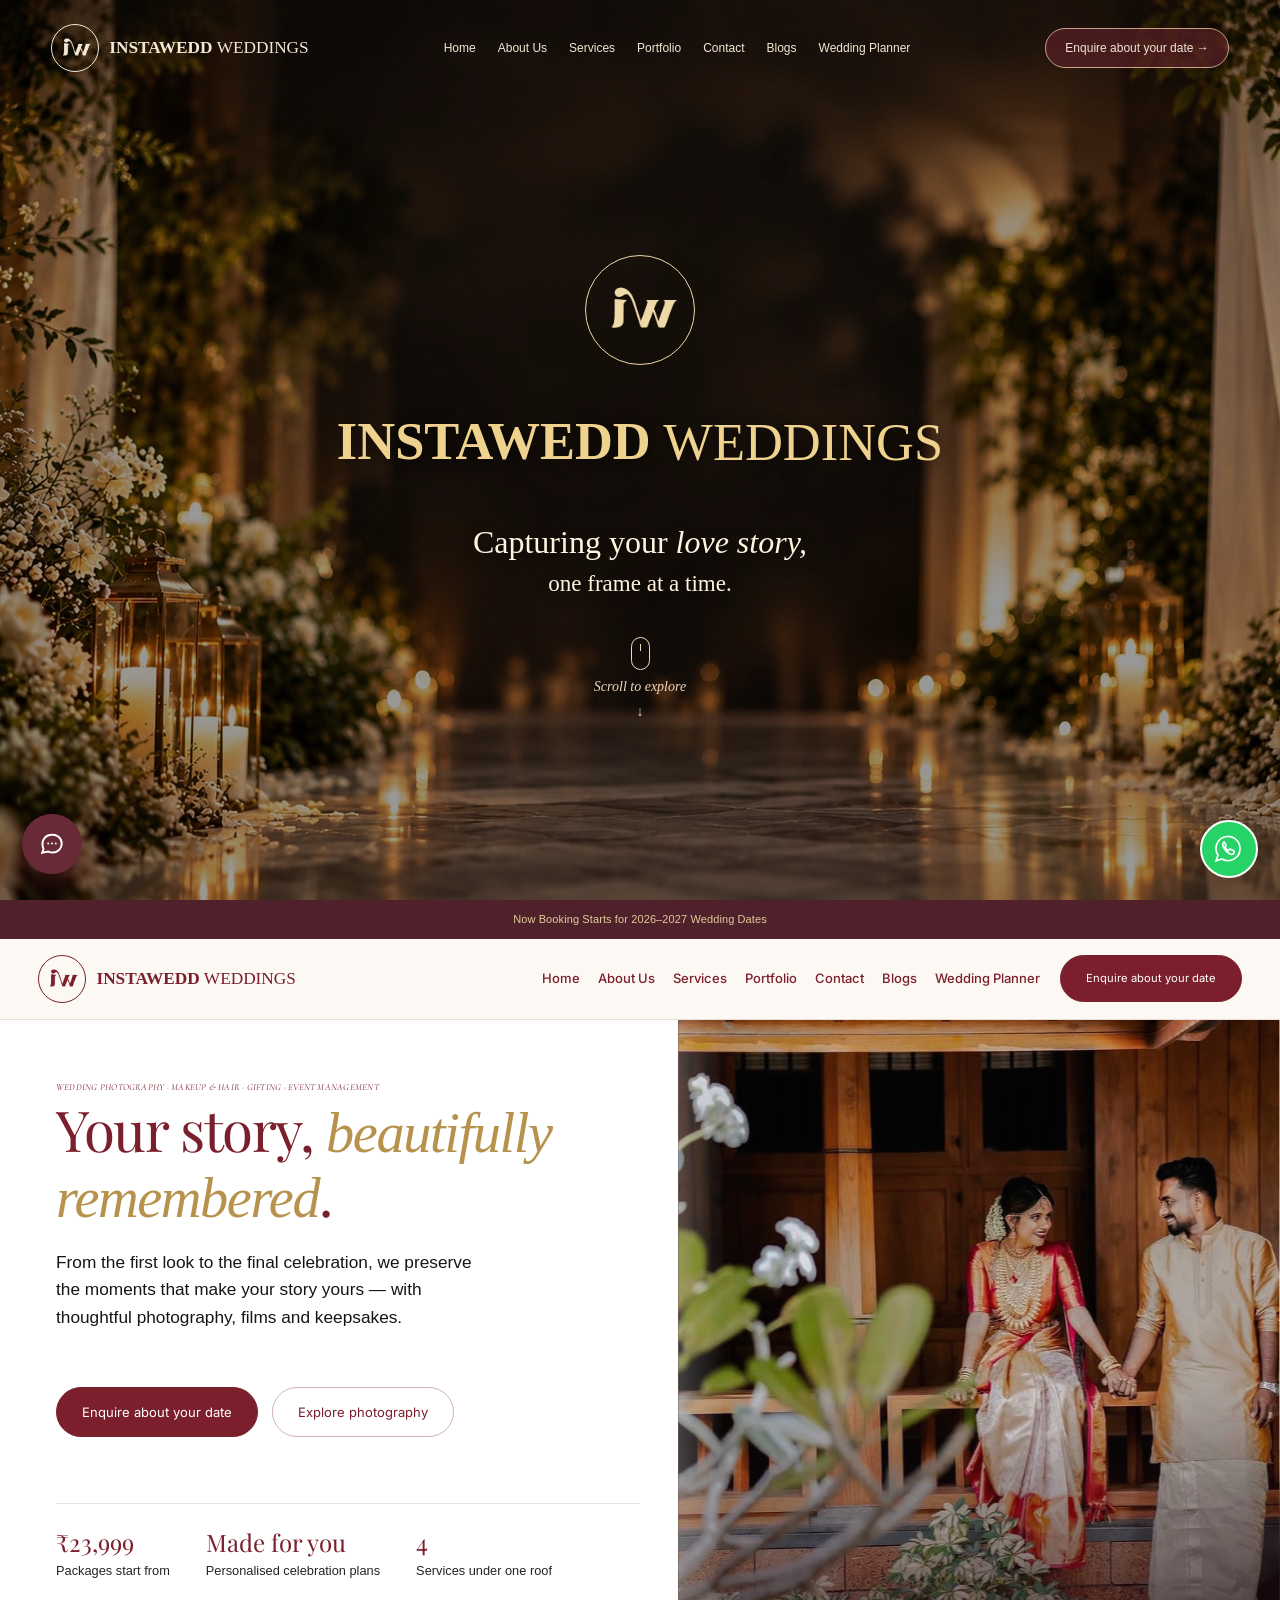
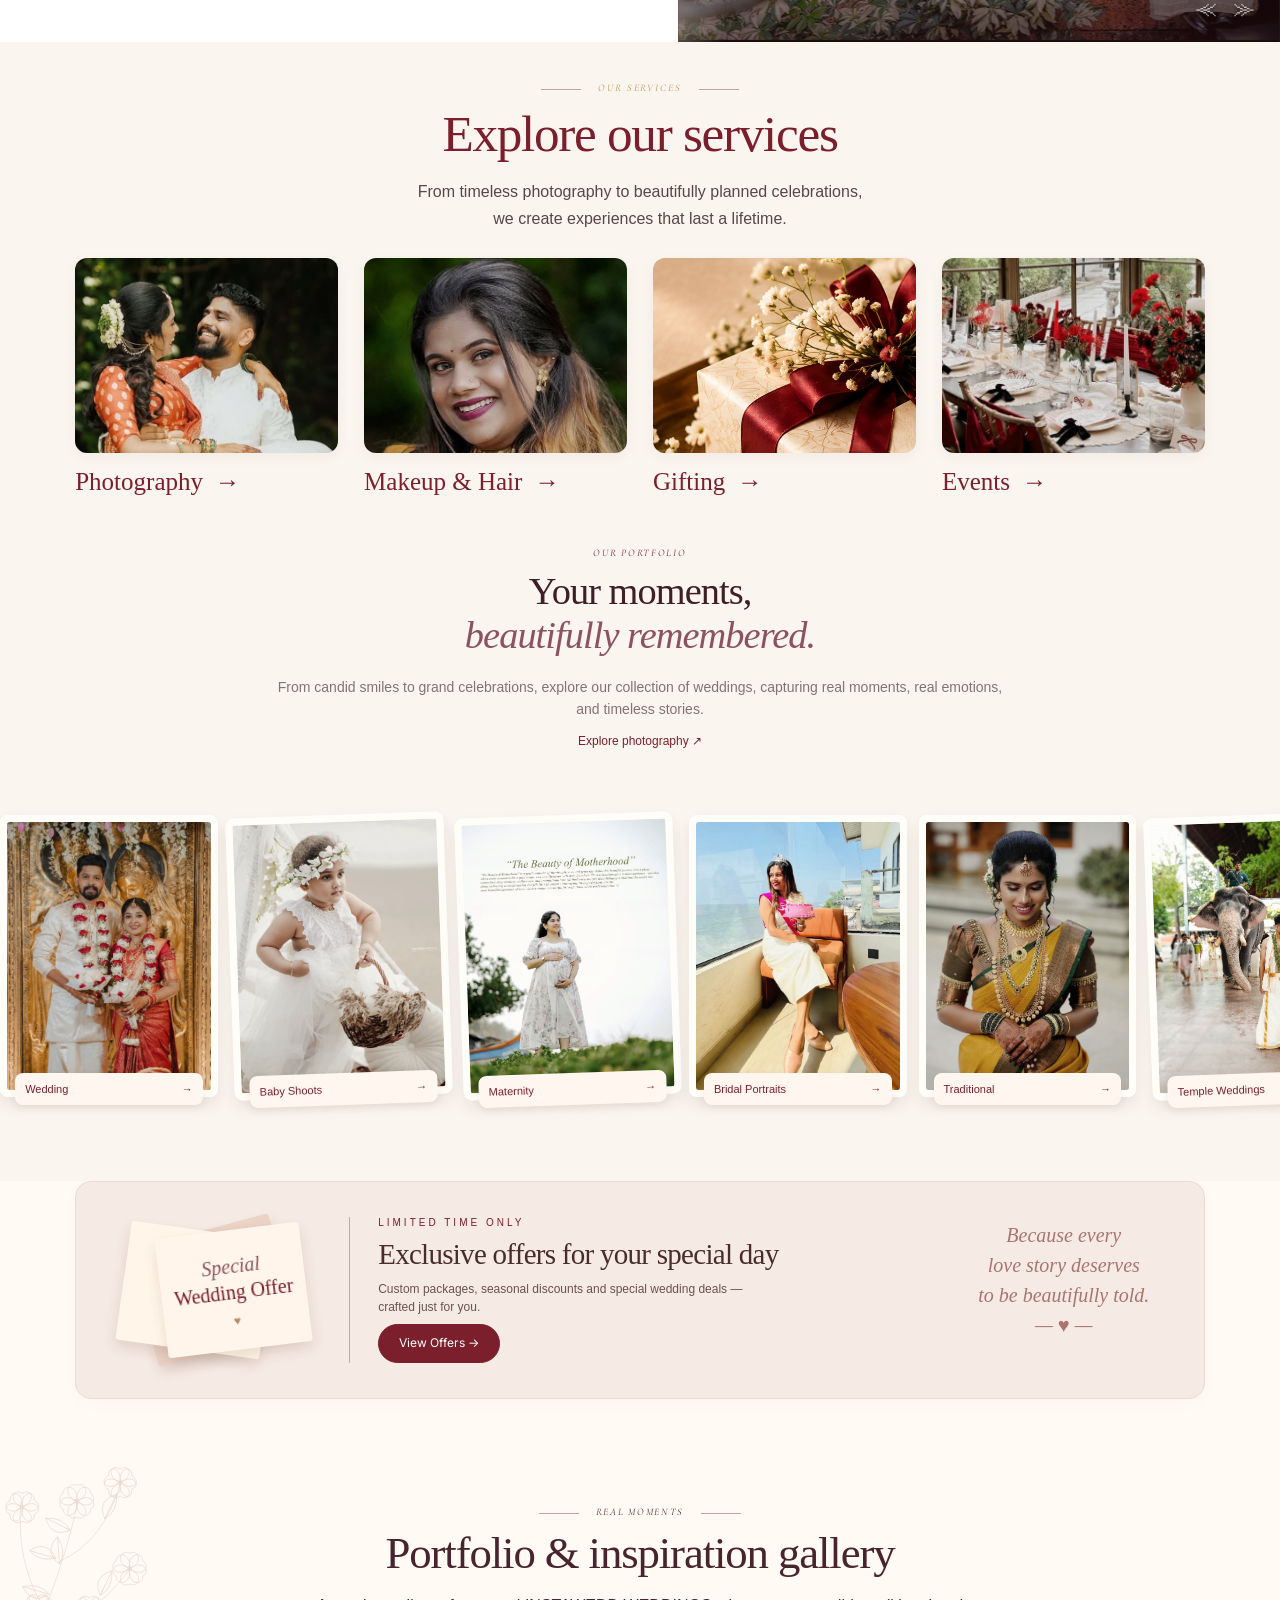
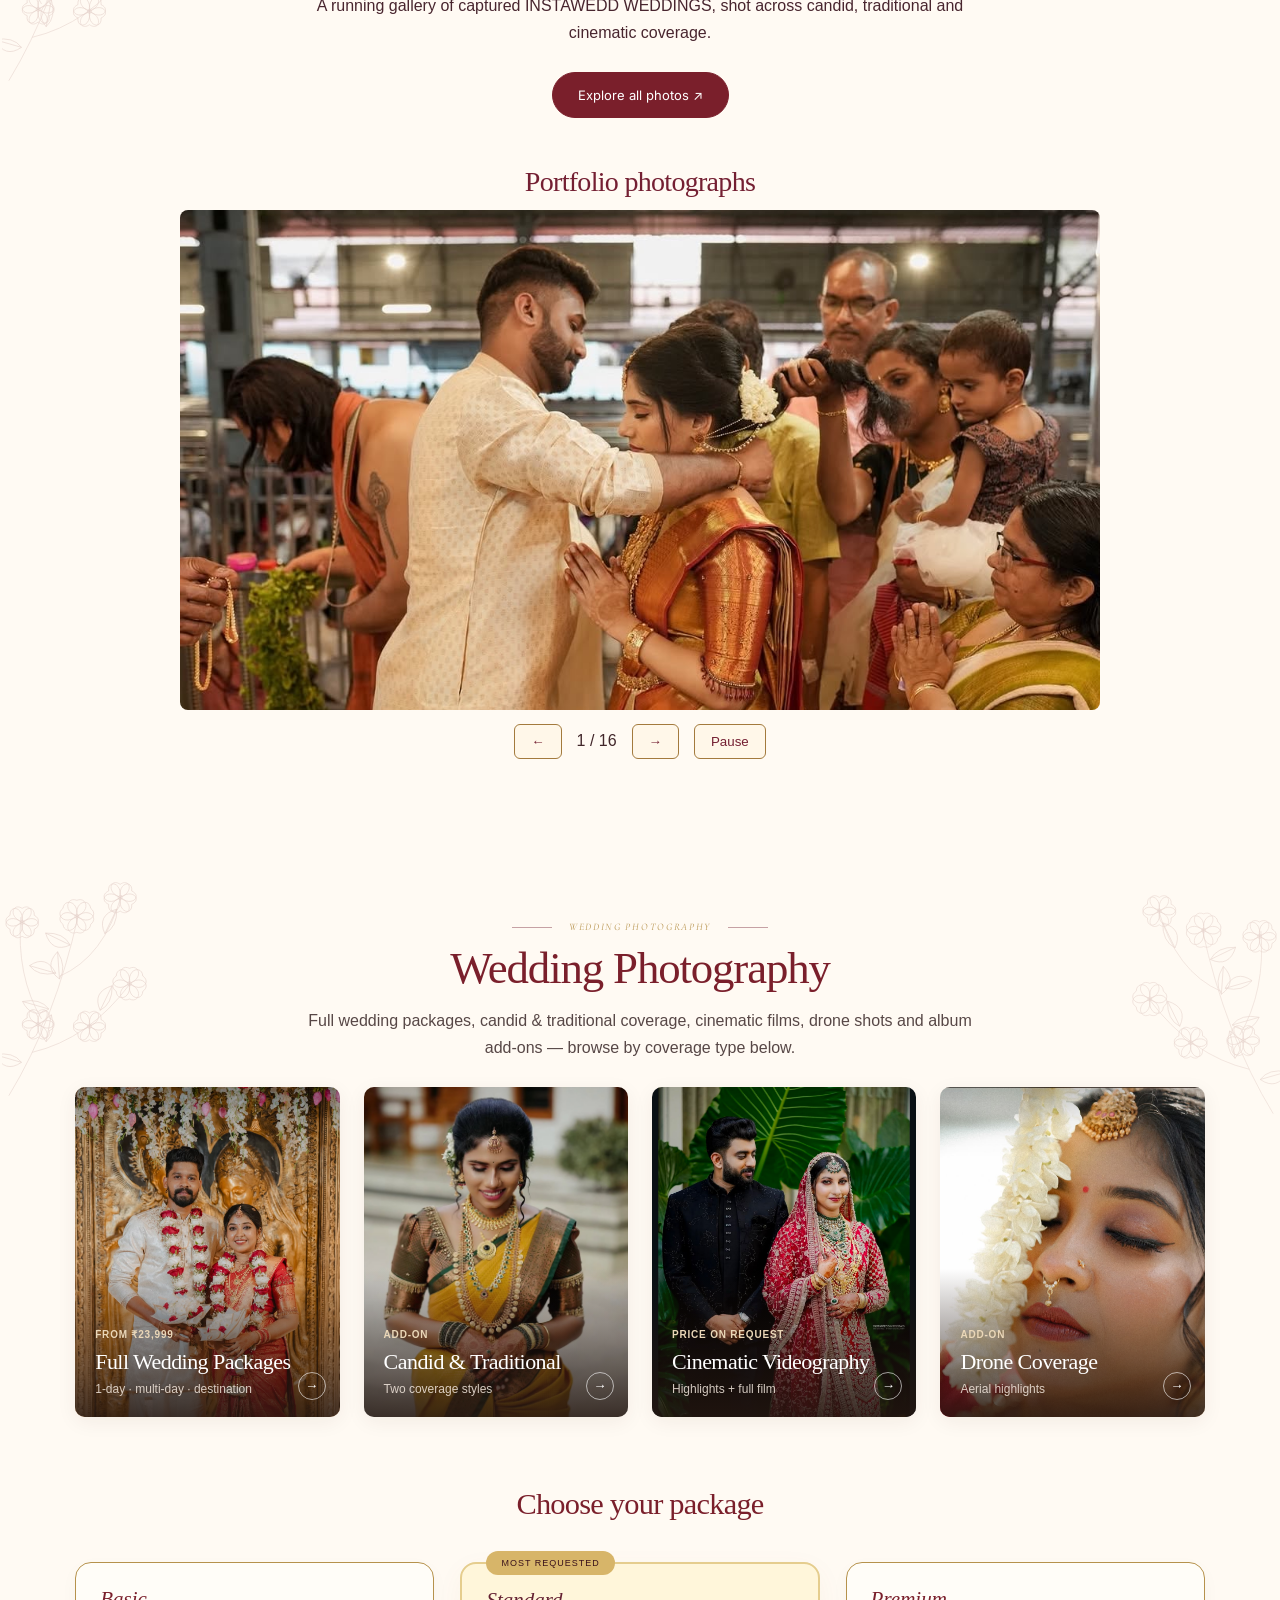
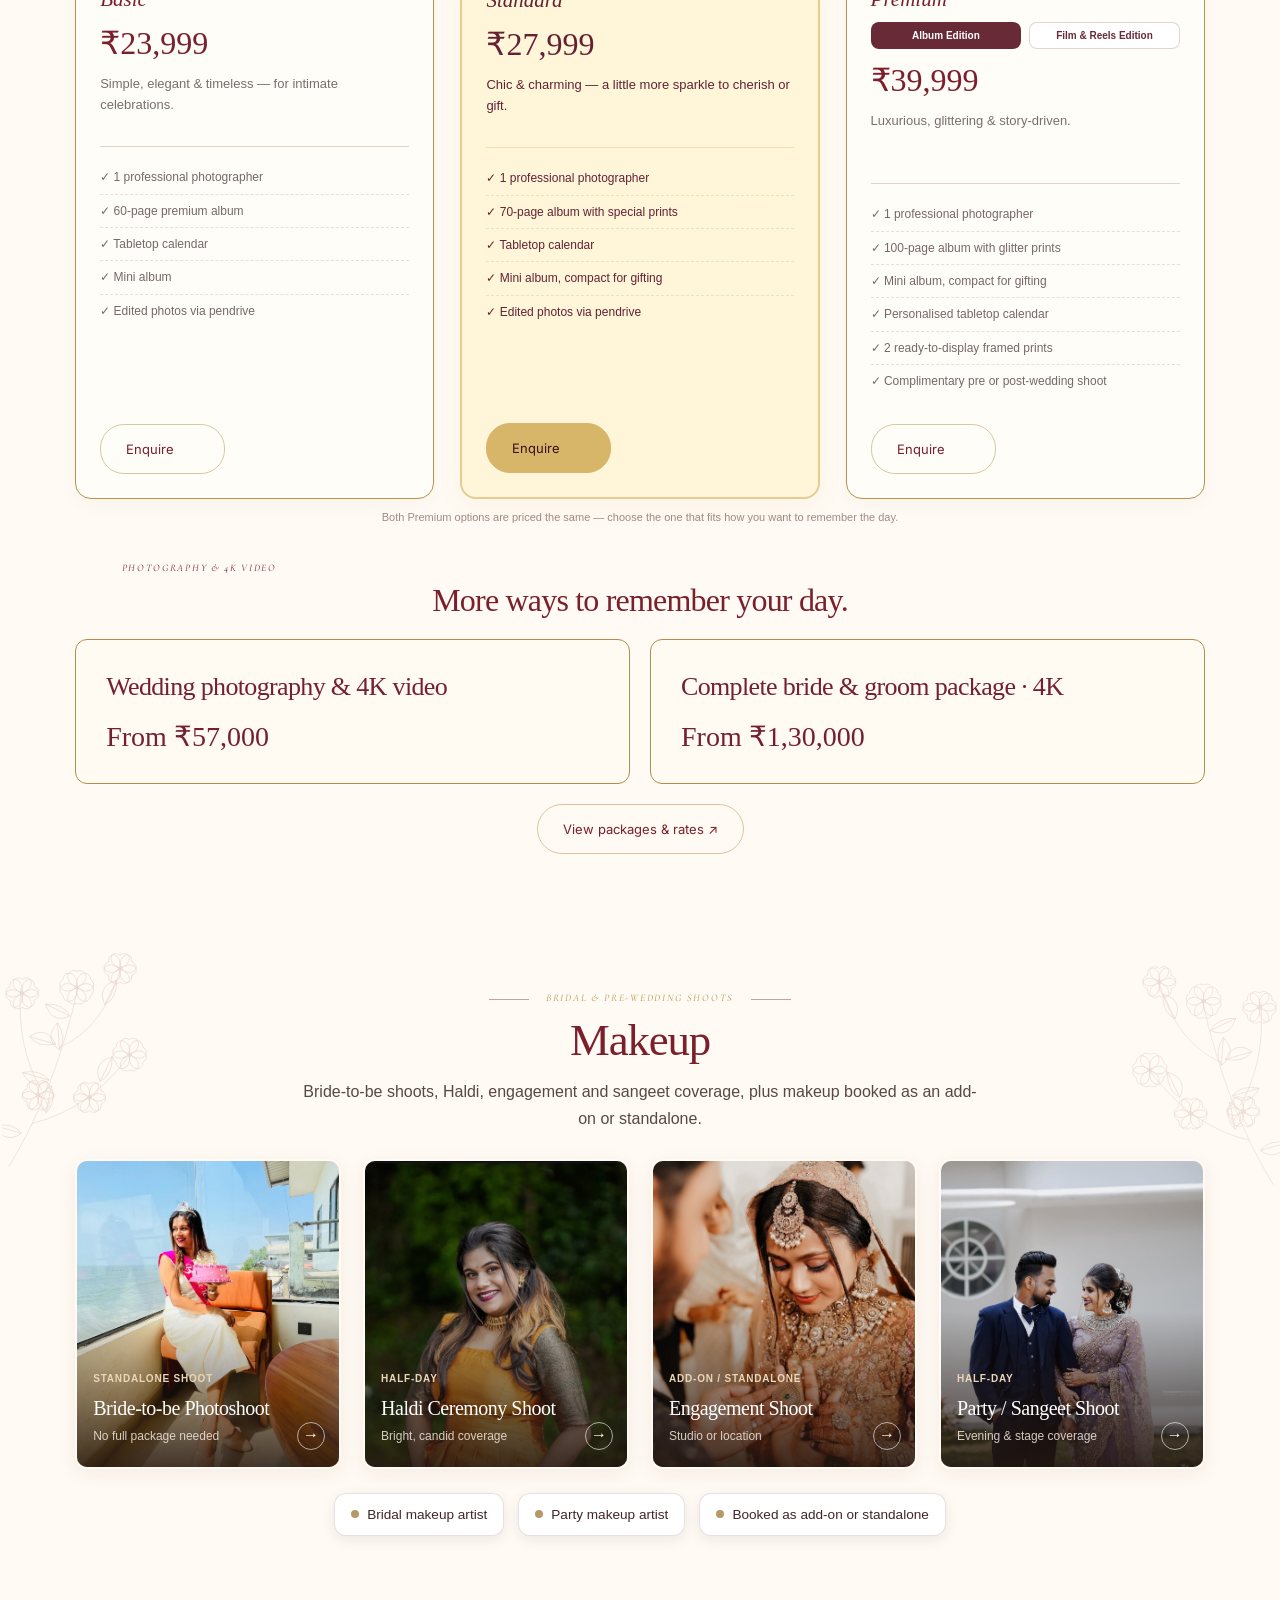
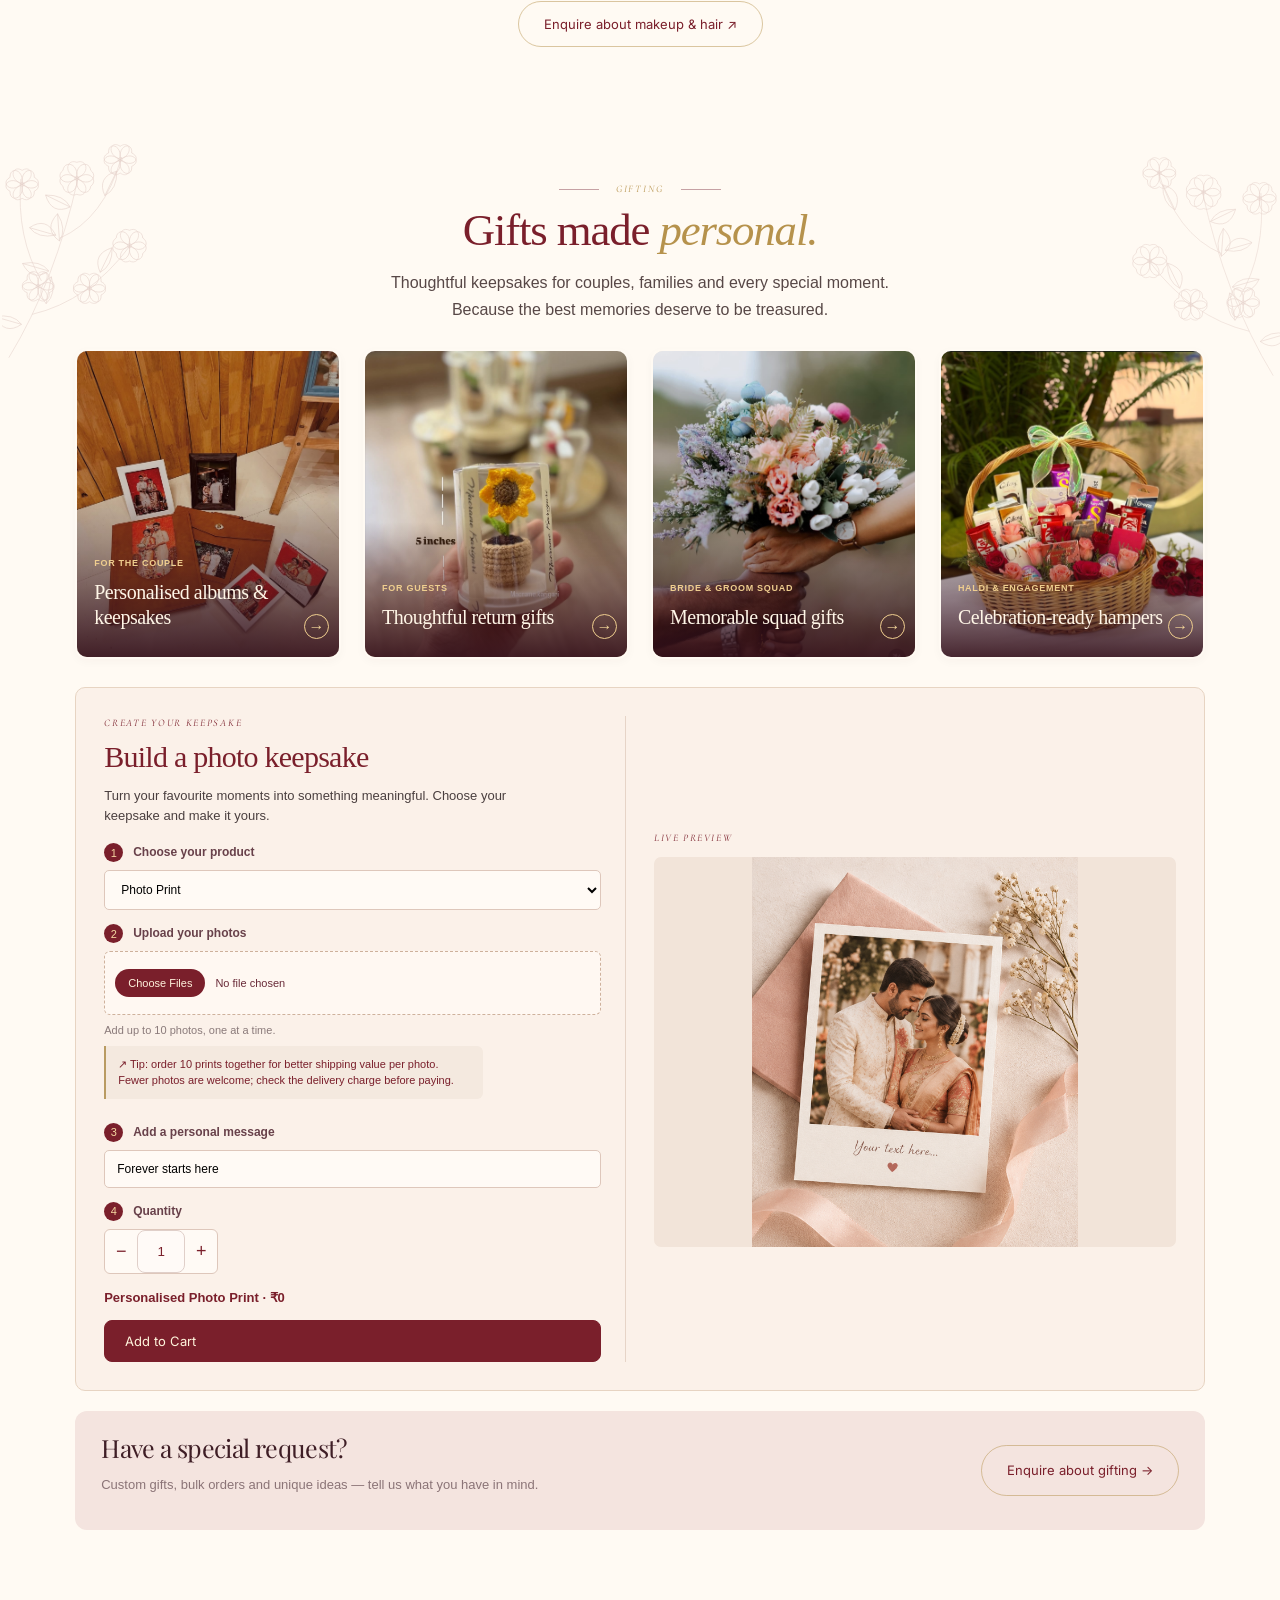
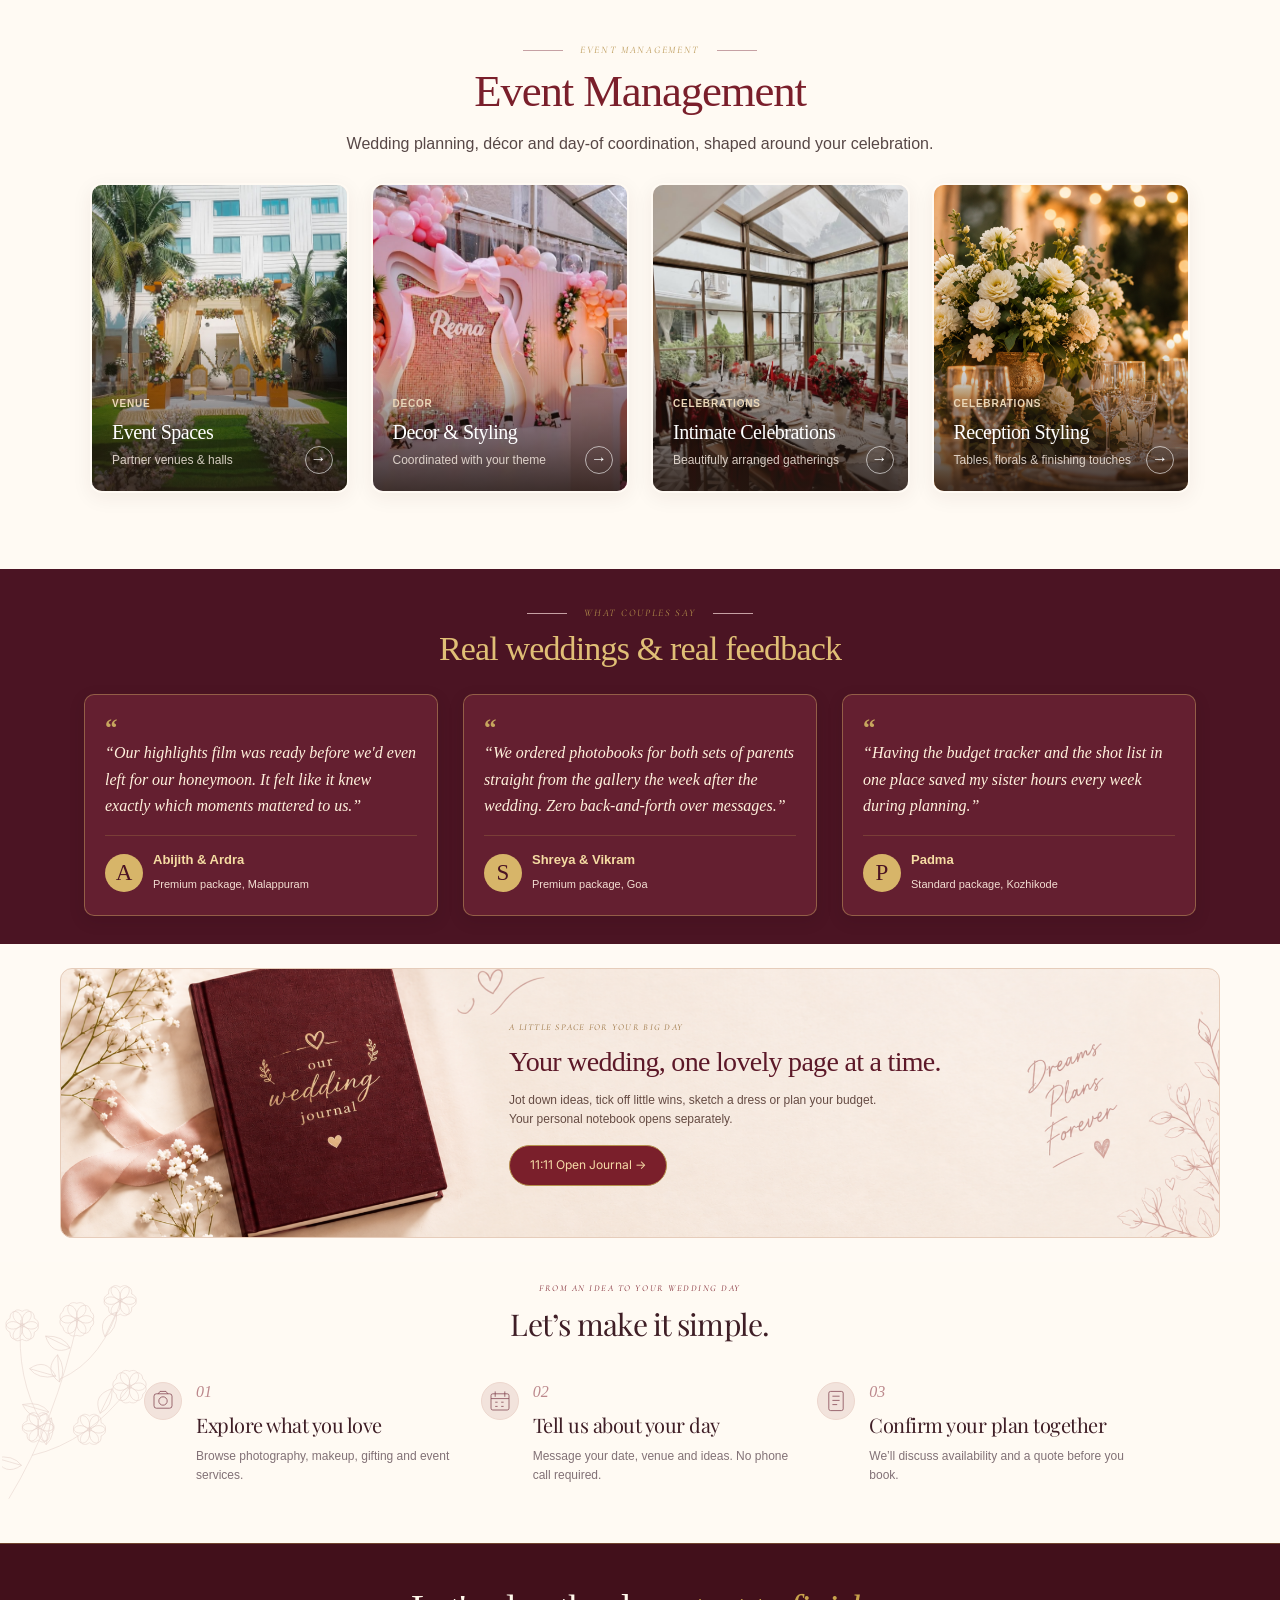
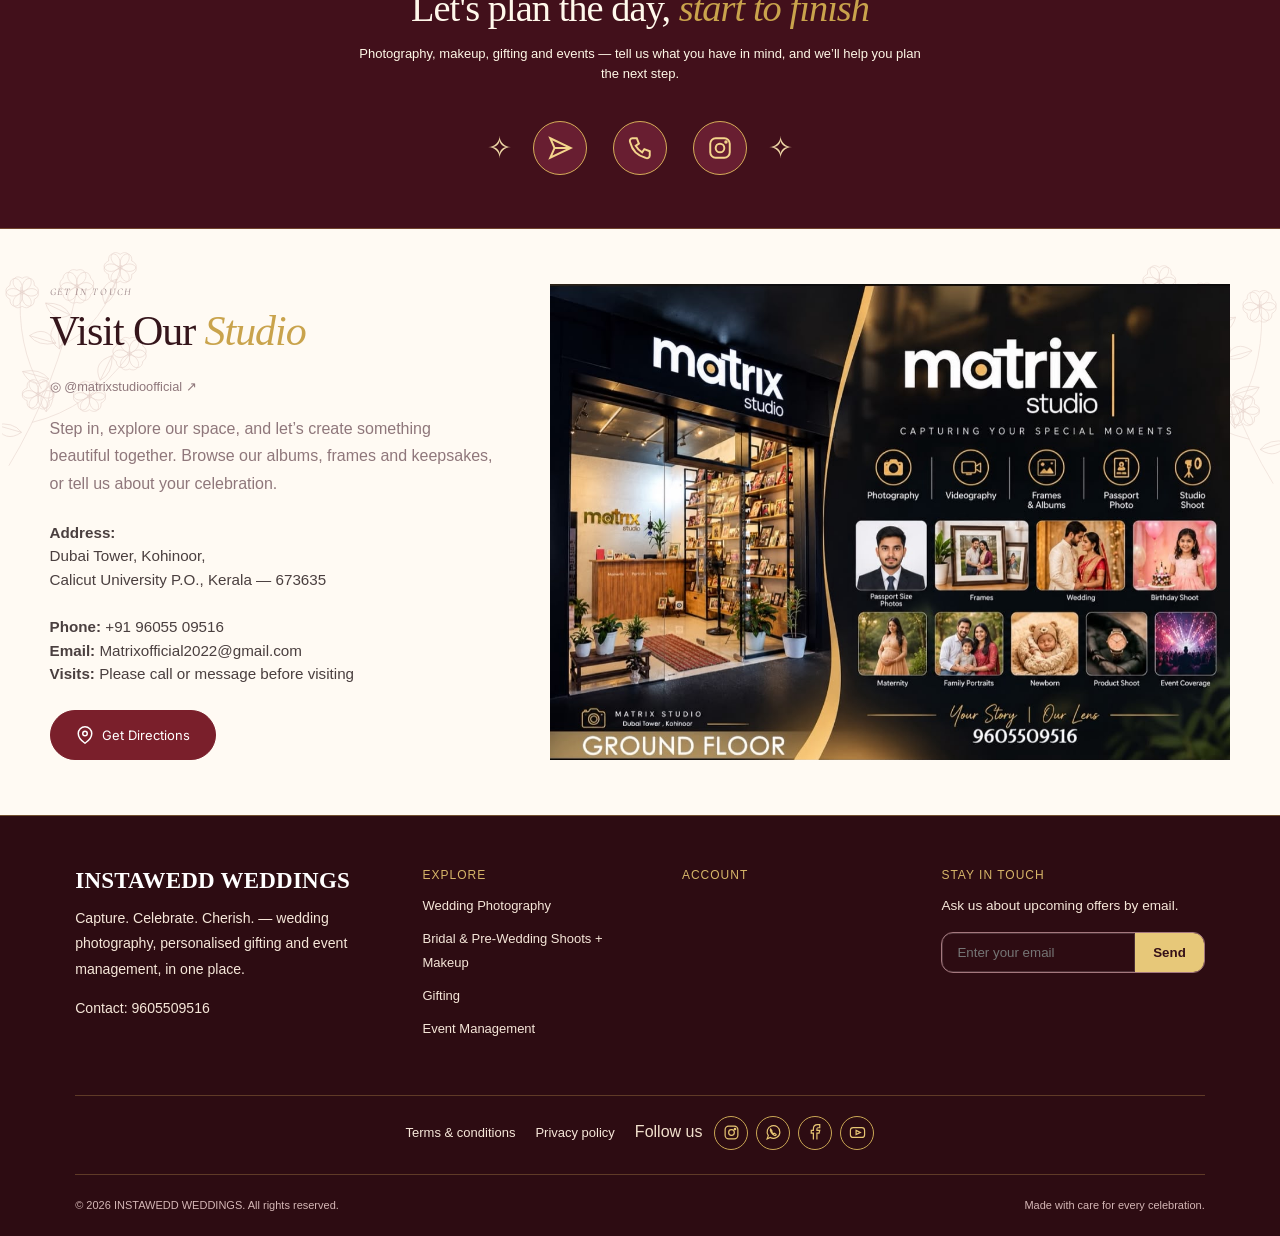
<file: index.html>
<!DOCTYPE html>
<html lang="en">
<head>
<meta charset="UTF-8" /><style>html.route-pending body{visibility:hidden}html.skip-intro .brand-intro{display:none!important}html.skip-intro{scroll-behavior:auto}</style><script>if(location.hash&& !location.pathname.endsWith('/gifting.html')){document.documentElement.classList.add('skip-intro','route-pending');window.iwRouteFallback=setTimeout(()=>{document.documentElement.classList.remove('route-pending');document.getElementById(location.hash.slice(1))?.scrollIntoView({behavior:'instant'})},3000)}</script>
<meta name="viewport" content="width=device-width, initial-scale=1.0" />
<title>InstaWedd — Capturing your love story, one frame at a time.</title>
<link rel="preconnect" href="https://fonts.googleapis.com">
<link rel="preconnect" href="https://fonts.gstatic.com" crossorigin>
<link href="https://fonts.googleapis.com/css2?family=Playfair+Display:wght@500;600;700&family=Cormorant+Garamond:ital@1&family=Inter:wght@400;500;600;700&display=swap" rel="stylesheet">

<link rel="stylesheet" href="assets/styles-home-v8.css">



<link rel="stylesheet" href="assets/brand-oct7.css">
<link rel="stylesheet" href="assets/refinement-oct9.css?v=5">
<link rel="stylesheet" href="assets/static.css">
</head>
<body class="atelier-home collection-theme">
<div class="brand-intro" aria-label="Welcome to InstaWedd"><div class="intro-sticky"><img class="intro-zoom-image" data-image-slot="intro-background" src="image/intro-aisle.jpeg?slot=intro-background" alt="" fetchpriority="high"><div class="opening-nav"><a class="opening-brand" href="#home"><span class="iw-logo-mark" aria-hidden="true"></span><span class="iw-wordmark"><b>INSTAWEDD</b> <span>WEDDINGS</span></span></a><nav aria-label="Opening navigation"><a href="index.html#home">Home</a><a href="about.html">About Us</a><a href="services.html">Services</a><a href="index.html#portfolio">Portfolio</a><a href="index.html#contact">Contact</a><a href="blogs.html">Blogs</a><a href="journal.html">Wedding Planner</a></nav><div class="opening-actions"><button class="opening-account" aria-label="Open account"><svg width="20" height="20" viewBox="0 0 24 24" fill="none" stroke="currentColor" stroke-width="1.4" aria-hidden="true"><circle cx="12" cy="8" r="4"/><path d="M4 21c0-8 16-8 16 0"/></svg></button><a class="js-consult-trigger opening-enquire" href="#contact">Enquire about your date →</a><button class="opening-menu" aria-label="Open navigation">☰</button></div></div><div class="intro-art"><span class="iw-logo-mark" aria-hidden="true"></span><p class="intro-name"><span class="iw-wordmark"><b>INSTAWEDD</b> <span>WEDDINGS</span></span></p><p class="intro-love-story">Capturing your <em>love story,</em><span>one frame at a time.</span></p><a href="#home" class="intro-skip"><span class="scroll-mouse" aria-hidden="true"></span><span>Scroll to explore</span><span aria-hidden="true">↓</span></a></div></div></div>

<div class="topbar announcement-strip" role="region" aria-label="Studio announcements" tabindex="0"><div class="announcement-track"><div class="announcement-group"><span>Now Booking <strong>2026–2027 Wedding Dates</strong></span><i aria-hidden="true">✦ ✧</i><span>Plan your wedding <strong>with us</strong></span><i aria-hidden="true">✦ ✧</i><span><strong>Exciting offers</strong> are coming</span><i aria-hidden="true">✧ ✦</i></div><div class="announcement-group" aria-hidden="true"><span>Now Booking <strong>2026–2027 Wedding Dates</strong></span><i aria-hidden="true">✦ ✧</i><span>Plan your wedding <strong>with us</strong></span><i aria-hidden="true">✦ ✧</i><span><strong>Exciting offers</strong> are coming</span><i aria-hidden="true">✧ ✦</i></div></div></div>

<header class="site-header">
  <div class="nav-row">
    <a href="#home" class="logo"><span class="iw-logo-mark" aria-hidden="true"></span><span class="iw-wordmark"><b>INSTAWEDD</b> <span>WEDDINGS</span></span>
    </a>
    <nav class="links main-links" aria-label="Main navigation"><a href="index.html#home">Home</a><a href="about.html">About Us</a><a href="services.html">Services</a><a href="index.html#portfolio">Portfolio</a><a href="index.html#contact">Contact</a><a href="blogs.html">Blogs</a><a href="journal.html">Wedding Planner</a></nav>
    <div class="nav-actions">
      <div class="account-wrap">
        <button class="icon-btn" id="accountBtn" aria-label="Account" title="Account">
          <svg width="18" height="18" viewBox="0 0 24 24" fill="none" stroke="currentColor" stroke-width="1.8"><circle cx="12" cy="8" r="4"/><path d="M4 20c1.5-4 5-6 8-6s6.5 2 8 6"/></svg>
        </button>
        <div class="account-menu" id="accountMenu"></div>
      </div>
      <!-- FIX: added js-consult-trigger class so the consultation modal opens from ALL "Enquire about your date" buttons -->
      <a href="#contact" class="btn small js-consult-trigger">Enquire about your date</a>
      <button class="menu-toggle" id="menuToggle" aria-label="Open menu">
        <svg width="22" height="22" viewBox="0 0 24 24" fill="none" stroke="#7A1F2B" stroke-width="2"><path d="M4 7h16M4 12h16M4 17h16"/></svg>
      </button>
    </div>
  </div>
</header>

<div class="drawer-backdrop" id="drawerBackdrop"></div>
<div class="drawer" id="drawer">
  <div class="drawer-top">
    <span class="logo" style="font-size:1.2rem;">INSTAWEDD WEDDINGS</span>
    <button id="drawerClose" aria-label="Close menu">
      <svg width="22" height="22" viewBox="0 0 24 24" fill="none"><path d="M6 6l12 12M18 6L6 18" stroke="#1A1414" stroke-width="1.8" stroke-linecap="round"/></svg>
    </button>
  </div>
  <nav><a href="index.html#home">Home</a><a href="about.html">About Us</a><a href="services.html">Services</a><a href="index.html#portfolio">Portfolio</a><a href="index.html#contact">Contact</a><a href="blogs.html">Blogs</a><a href="journal.html">Wedding Planner</a><a href="#" id="drawerAccountLink">My saved plans</a></nav>
  <!-- FIX: also uses js-consult-trigger -->
  <a href="#contact" class="btn js-consult-trigger">Enquire about your date</a>
</div>

<!-- HERO -->
<section class="hero" id="home">
  <div class="hero-grid">
    <div class="hero-copy">
      <p class="eyebrow">Wedding Photography · Makeup &amp; Hair · Gifting · Event Management</p>
      <h1>Your story, <span class="script">beautifully remembered</span>.</h1>
      <p class="lead">From the first look to the final celebration, we preserve the moments that make your story yours — with thoughtful photography, films and keepsakes.</p>
      <div class="hero-cta">
        <a href="#contact" class="btn js-consult-trigger">Enquire about your date</a>
        <a href="#photography" class="btn ghost">Explore photography</a>
      </div>
      <div class="hero-stats">
        <div><strong>₹23,999</strong><span>Packages start from</span></div>
        <div><strong>Made for you</strong><span>Personalised celebration plans</span></div>
        <div><strong>4</strong><span>Services under one roof</span></div>
      </div>
    </div>
    <div class="hero-media">
      <img data-image-slot="hero-1" src="image/wedding.jpg" alt="Bride and groom sharing a quiet moment on a traditional wooden veranda, from an INSTAWEDD WEDDINGS shoot" />
    </div>
  </div>
</section>

<!-- OVERVIEW -->
<section id="serviceJourney" class="home-discovery"><div class="container"><div class="sec-head"><p class="eyebrow">OUR SERVICES</p><h2>Explore our services</h2><p class="services-description">From timeless photography to beautifully planned celebrations,<br>we create experiences that last a lifetime.</p></div><div class="home-categories" data-home-categories></div><div data-home-photography></div></div></section>

<div class="container portfolio-offer-location"><div data-home-offers></div></div>
<!-- PORTFOLIO -->
<section id="portfolio" style="background:#fff;">
  <div class="container">
    <div class="sec-head">
      <p class="eyebrow">Real Moments</p>
      <h2>Portfolio &amp; inspiration gallery</h2>
      <p>A running gallery of captured INSTAWEDD WEDDINGS, shot across candid, traditional and cinematic coverage.</p>
    </div>
    <div class="gallery" aria-label="Portfolio photographs"></div>
  </div>
</section>

<section id="photography" style="background:#fff;">
  
  <div class="container">
    <div class="divider"><svg viewBox="0 0 24 24" fill="none" stroke="currentColor" stroke-width="1.4"><path d="M12 3c2 3 2 5 0 8-2-3-2-5 0-8zM12 13c2 3 2 5 0 8-2-3-2-5 0-8z"/></svg></div>
    <div class="sec-head">
      <p class="eyebrow">Wedding photography</p><h2>Wedding Photography</h2>
      <p>Full wedding packages, candid &amp; traditional coverage, cinematic films, drone shots and album add-ons — browse by coverage type below.</p>
    </div>

    <div class="card-grid reveal" style="margin-bottom:70px;">
      <button type="button" class="photo-card package-link" data-package="full" aria-label="Open Full Wedding Packages details">
        <div class="art"><img data-image-slot="photography-1" src="image/marriage.jpeg" alt="Full Wedding Packages" /></div>
        <div class="overlay"><div class="price">From ₹23,999</div><h4>Full Wedding Packages</h4><div class="view">1-day · multi-day · destination</div></div>
      </button>
      <button type="button" class="photo-card package-link" data-package="candid" aria-label="Open Candid and Traditional details">
        <div class="art"><img data-image-slot="photography-2" src="image/bride.jpeg" alt="Candid moment from a wedding" /></div>
        <div class="overlay"><div class="price">Add-on</div><h4>Candid &amp; Traditional</h4><div class="view">Two coverage styles</div></div>
      </button>
      <button type="button" class="photo-card package-link" data-package="film" aria-label="Open Cinematic Videography details">
        <div class="art"><img data-image-slot="photography-3" src="image/mus.jpg" alt="Still from a cinematic wedding film" /></div>
        <div class="overlay"><div class="price">Price on request</div><h4>Cinematic Videography</h4><div class="view">Highlights + full film</div></div>
      </button>
      <button type="button" class="photo-card package-link" data-package="drone" aria-label="Open Drone Coverage details">
        <div class="art"><img data-image-slot="photography-4" src="image/drone-service.png" alt="Illustrative camera drone for aerial coverage" /></div>
        <div class="overlay"><div class="price">Add-on</div><h4>Drone Coverage</h4><div class="view">Aerial highlights</div></div>
      </button>
    </div>

    <div class="package-detail" id="packageDetail" aria-hidden="true">
      <div class="package-detail-card">
        <button class="package-detail-close" id="packageDetailClose" aria-label="Close package details">✕</button>
        <div class="package-detail-gallery" id="packageGallery"></div>
        <div class="package-detail-body">
          <div class="eyebrow">Your celebration, beautifully covered</div>
          <h2 id="packageDetailTitle"></h2><p id="packageDetailIntro"></p>
          <div class="package-detail-meta" id="packageDetailMeta"></div>
          <h3>What is included</h3><ul id="packageDetailList"></ul>
          <p><strong>Want the complete quote, availability and personalised options?</strong></p>
          <button class="btn" id="packageLoginBtn">Log in for more details</button>
        </div>
      </div>
    </div>

    <div class="sec-head" style="margin-bottom:38px;">
      <h2 style="font-size:1.9rem;">Choose your package</h2>
    </div>

    <div class="pkg-wrap reveal">
      <div class="pkg">
        <div class="tier">Basic</div>
        <div class="price">₹23,999</div>
        <div class="tagline">Simple, elegant &amp; timeless — for intimate celebrations.</div>
        <ul>
          <li>✓ 1 professional photographer</li>
          <li>✓ 60-page premium album</li>
          <li>✓ Tabletop calendar</li>
          <li>✓ Mini album</li>
          <li>✓ Edited photos via pendrive</li>
        </ul>
        <a href="#contact" class="btn ghost js-consult-trigger">Enquire</a>
      </div>

      <div class="pkg featured">
        <div class="tier">Standard</div>
        <div class="price">₹27,999</div>
        <div class="tagline">Chic &amp; charming — a little more sparkle to cherish or gift.</div>
        <ul>
          <li>✓ 1 professional photographer</li>
          <li>✓ 70-page album with special prints</li>
          <li>✓ Tabletop calendar</li>
          <li>✓ Mini album, compact for gifting</li>
          <li>✓ Edited photos via pendrive</li>
        </ul>
        <a href="#contact" class="btn js-consult-trigger">Enquire</a>
      </div>

      <div class="pkg" id="premium-pkg">
        <div class="tier">Premium</div>
        <div class="pkg-toggle">
          <button class="active" data-pkg="album">Album Edition</button>
          <button data-pkg="film">Film &amp; Reels Edition</button>
        </div>
        <div class="price" id="premium-price">₹39,999</div>
        <div class="tagline" id="premium-tag">Luxurious, glittering &amp; story-driven.</div>
        <ul id="premium-list">
          <li>✓ 1 professional photographer</li>
          <li>✓ 100-page album with glitter prints</li>
          <li>✓ Mini album, compact for gifting</li>
          <li>✓ Personalised tabletop calendar</li>
          <li>✓ 2 ready-to-display framed prints</li>
          <li>✓ Complimentary pre or post-wedding shoot</li>
        </ul>
        <a href="#contact" class="btn ghost js-consult-trigger">Enquire</a>
      </div>
    </div>
    <p class="note">Both Premium options are priced the same — choose the one that fits how you want to remember the day.</p>
  </div>
</section>

<section id="bridal">
  <div class="container">
    <div class="divider"><svg viewBox="0 0 24 24" fill="none" stroke="currentColor" stroke-width="1.4"><path d="M12 3c2 3 2 5 0 8-2-3-2-5 0-8zM12 13c2 3 2 5 0 8-2-3-2-5 0-8z"/></svg></div>
    <div class="sec-head">
      <p class="eyebrow">Bridal &amp; pre-wedding shoots</p><h2>Makeup</h2>
      <p>Bride-to-be shoots, Haldi, engagement and sangeet coverage, plus makeup booked as an add-on or standalone.</p>
    </div>
    <div class="card-grid reveal">
      <div class="photo-card bridal-card" data-bridal="bride">
        <div class="art"><img data-image-slot="bridal-1" src="image/bridetobe.jpeg" alt="Bride-to-be photoshoot" /></div>
        <div class="overlay"><div class="price">Standalone shoot</div><h4>Bride-to-be Photoshoot</h4><div class="view">No full package needed</div></div>
      </div>
      <div class="photo-card bridal-card" data-bridal="haldi">
        <div class="art"><img data-image-slot="bridal-2" src="image/makeup.jpeg" alt="Haldi ceremony setup" /></div>
        <div class="overlay"><div class="price">Half-day</div><h4>Haldi Ceremony Shoot</h4><div class="view">Bright, candid coverage</div></div>
      </div>
      <div class="photo-card bridal-card" data-bridal="engagement">
        <div class="art"><img data-image-slot="bridal-3" src="image/bridemus.jpeg" alt="Engagement shoot" /></div>
        <div class="overlay"><div class="price">Add-on / standalone</div><h4>Engagement Shoot</h4><div class="view">Studio or location</div></div>
      </div>
      <div class="photo-card bridal-card" data-bridal="sangeet">
        <div class="art"><img data-image-slot="bridal-4" src="image/reception.jpeg" alt="Party and sangeet shoot" /></div>
        <div class="overlay"><div class="price">Half-day</div><h4>Party / Sangeet Shoot</h4><div class="view">Evening &amp; stage coverage</div></div>
      </div>
    </div>
    <div class="vendor-row">
      <div class="vendor-tag"><span class="dot"></span> Bridal makeup artist</div>
      <div class="vendor-tag"><span class="dot"></span> Party makeup artist</div>
      <div class="vendor-tag"><span class="dot"></span> Booked as add-on or standalone</div>
    </div>
  </div>
</section>

<!-- FIX: Bridal rate modal now shows specific info per card via JS data -->
<div class="bridal-rate-backdrop" id="bridalRateModal" aria-hidden="true">
  <div class="bridal-rate-card" role="dialog" aria-modal="true" aria-labelledby="bridalRateTitle">
    <button type="button" class="bridal-rate-close" id="bridalRateClose" aria-label="Close makeup rates">✕</button>
    <p class="eyebrow" id="bridalRateEyebrow">Makeup & Styling</p>
    <h2 id="bridalRateTitle">Bridal Makeup &amp; Hair Styling</h2>
    <p id="bridalRateIntro">Choose a service and contact us to confirm your date and personalised look.</p>
    <div id="bridalRateContent"></div>
  </div>
</div>

<section id="gifting" style="background:#fff;">
  <div class="container">
    <div class="sec-head">
      <div class="divider"><svg viewBox="0 0 24 24" fill="none" stroke="currentColor" stroke-width="1.4"><path d="M12 3c2 3 2 5 0 8-2-3-2-5 0-8zM12 13c2 3 2 5 0 8-2-3-2-5 0-8z"/></svg></div>
      <p class="eyebrow">Gifting</p><h2>Gifts made <em>personal.</em></h2>
      <p>Thoughtful keepsakes for couples, families and every special moment.<br>Because the best memories deserve to be treasured.</p>
    </div>

    <div class="shopby">
      <button class="active" data-shop-filter="all">All gifting</button>
      <button data-shop-filter="couple">For the couple</button>
      <button data-shop-filter="guests">For guests</button>
      <button data-shop-filter="squad">Bride &amp; groom squad</button>
      <button data-shop-filter="hampers">Occasion hampers</button>
      <button data-shop-filter="under999">Under ₹999</button>
    </div>
    <div class="gift-shopbar">
      <span style="font-size:.82rem;color:#7a6d6d;">Tap a collection to browse products</span>
      <button class="gift-cart" id="giftCartBtn" type="button" aria-expanded="false">Cart <strong id="giftCartCount">0</strong></button>
    </div>

    <div class="card-grid reveal" style="margin-bottom:60px;">
      <button type="button" class="photo-card gift-card" data-gift-category="couple">
        <div class="art"><img data-image-slot="gifting-1" src="image/album.jpeg" alt="Personalised photo album for the couple" /></div>
        <div class="overlay"><div class="price">For the couple</div><h4>Personalised albums &amp; keepsakes</h4><div class="view">Personalised keepsakes</div></div>
      </button>
      <button type="button" class="photo-card gift-card" data-gift-category="return-gift">
        <div class="art"><img data-image-slot="gifting-2" src="image/return.jpeg" alt="Bulk return gifts for wedding guests" /></div>
        <div class="overlay"><div class="price">For guests</div><h4>Thoughtful return gifts</h4><div class="view">Order in bulk</div></div>
      </button>
      <button type="button" class="photo-card gift-card" data-gift-category="bridal-hamper">
        <div class="art"><img data-image-slot="gifting-3" src="image/gifft.jpeg" alt="Matching hamper set for the bridal squad" /></div>
        <div class="overlay"><div class="price">Bride &amp; groom squad</div><h4>Memorable squad gifts</h4><div class="view">Matching hampers</div></div>
      </button>
      <button type="button" class="photo-card gift-card" data-gift-category="engagement-hamper">
        <div class="art"><img data-image-slot="gifting-4" src="image/gift.jpeg" alt="Haldi and engagement hamper" /></div>
        <div class="overlay"><div class="price">Haldi &amp; engagement</div><h4>Celebration-ready hampers</h4><div class="view">Occasion add-ons</div></div>
      </button>
    </div>

    <div class="gift-detail" id="giftDetail" aria-hidden="true">
      <div class="gift-detail-card">
        <div class="gift-detail-head">
          <div><div class="eyebrow">The InstaWedd gifting shop</div><h2 id="giftDetailTitle">Wedding keepsakes</h2><p id="giftDetailIntro">Choose a product and add it to your cart.</p></div>
          <button class="gift-detail-close" id="giftDetailClose" aria-label="Close gifting shop">✕</button>
        </div>
        <section class="gift-shop-hero"><div><p class="eyebrow">Thoughtful gifts. Lasting memories.</p><h2>Made with love,<br>meant to be <em>cherished.</em></h2><p>Little keepsakes for your favourite people and your most meaningful moments.</p><a class="btn" href="#giftProducts">Shop the collection ↗</a></div><img src="image/gift.jpeg" alt="Personalised gifts from InstaWedd"></section><div class="gift-promises"><span>✧ Personalised details</span><span>♡ Made for your moments</span><span>◇ Prints & keepsakes</span><button type="button" class="studio-support js-consult-trigger" data-service="Gifting">↗ Studio support</button></div><h3 class="gift-category-heading">Shop by category</h3><div class="gift-category-tabs" id="giftCategoryTabs"></div>
        <button type="button" class="gift-filter-toggle" id="giftFilterToggle" aria-expanded="false">
          <svg viewBox="0 0 24 24" fill="none" stroke="currentColor" stroke-width="2"><path d="M4 6h16M4 12h16M4 18h16"/></svg> Filters
        </button>
        <div class="gift-price-filter" id="giftPriceFilter">
          <label>Minimum price<input type="number" id="giftMinPrice" min="20" max="100000" value="20" /></label>
          <div class="gift-range" aria-label="Price range">
            <input type="range" id="giftMinRange" min="20" max="100000" value="20" step="10" aria-label="Minimum price slider" />
            <input type="range" id="giftMaxRange" min="20" max="100000" value="100000" step="10" aria-label="Maximum price slider" />
          </div>
          <label>Maximum price<input type="number" id="giftMaxPrice" min="20" max="100000" value="100000" /></label>
          <button type="button" id="giftApplyPrice">Apply filter</button>
        </div>
        <div class="gift-products" id="giftProducts"></div><div class="gift-editorial-banners"><a href="#giftProducts"><img src="assets/illustrations/flowers.png" alt=""><h3>A little gift.<br>A beautiful story.</h3><span>Explore your keepsakes above ↑</span></a><a href="journal.html"><h3>Plans, dreams<br>& little memories.</h3><span>Open your personal journal ↗</span><img src="assets/illustrations/letter.png" alt=""></a></div>
        <div class="gift-cart-panel" id="giftCartPanel">
          <h3>Your cart</h3><div id="giftCartLines"></div><div class="gift-cart-total"><span>Total</span><span id="giftCartTotal">₹0</span></div><button type="button" class="gift-buy" id="giftCartBuyBtn">Buy now</button>
        </div>
      </div>
    </div>
    <div class="gift-confirm" id="giftConfirm" aria-hidden="true">
      <div class="gift-confirm-card">
        <h3>Add this item to cart?</h3>
        <p id="giftConfirmText"></p>
        <div class="gift-confirm-actions"><button type="button" class="btn ghost" id="giftCancelBtn">Cancel</button><button type="button" class="btn" id="giftConfirmBtn">Add to Cart</button></div>
      </div>
    </div>
    <div class="photo-checkout" id="photoCheckout" aria-hidden="true">
      <div class="photo-checkout-inner">
        <div class="photo-checkout-head"><h2>Review your photo order</h2><button type="button" class="photo-checkout-back" id="photoCheckoutBack">Back to shop</button></div>
        <div class="photo-checkout-layout">
          <div class="photo-checkout-panel">
            <h3>Uploaded photos</h3>
            <div class="checkout-photo-grid" id="checkoutPhotoGrid"></div>
            <input class="checkout-upload" type="file" id="checkoutAddPhotos" accept="image/*" multiple />
            <button type="button" class="checkout-add-more" id="checkoutAddMore">+ Add more photos</button>
          </div>
          <div class="photo-checkout-panel">
            <h3>Order summary</h3>
            <div id="checkoutSummary"></div>
            <div class="checkout-summary-total"><span>Total</span><span id="checkoutTotal">₹0</span></div>
            <button type="button" class="btn checkout-primary" id="photoPrintBtn">Review personalised gift</button>
            <div class="checkout-address" id="checkoutAddress">
              <h3>Delivery details</h3>
              <div class="checkout-form-grid">
                <label>Full name<input id="checkoutName" type="text" autocomplete="name" required /></label>
                <label>Phone number<input id="checkoutPhone" type="tel" inputmode="numeric" maxlength="10" autocomplete="tel" required /></label>
                <label>Pincode<input id="checkoutPincode" type="text" inputmode="numeric" maxlength="6" required /></label>
                <label>Nearest post office<input id="checkoutPostOffice" type="text" required /></label>
                <label class="field-full">Address<input id="checkoutAddressText" type="text" autocomplete="street-address" required /></label>
              </div>
              <button type="button" class="btn checkout-primary" id="checkoutPayBtn">Review gift request</button>
              <p class="checkout-status" id="checkoutStatus" aria-live="polite"></p>
            </div>
          </div>
        </div>
      </div>
    </div>
    <div class="crop-editor" id="giftCropEditor" aria-hidden="true">
      <div class="crop-editor-card">
        <h3>Crop your image</h3>
        <div class="crop-viewport"><img id="giftCropImage" alt="Crop preview"></div>
        <label class="crop-control">Zoom<input type="range" id="giftCropZoom" min="1" max="3" step="0.05" value="1"><output id="giftCropZoomValue">1×</output></label>
        <label class="crop-control">Left / right<input type="range" id="giftCropX" min="-100" max="100" value="0"><output id="giftCropXValue">0</output></label>
        <label class="crop-control">Up / down<input type="range" id="giftCropY" min="-100" max="100" value="0"><output id="giftCropYValue">0</output></label>
        <div class="crop-editor-actions"><button type="button" class="btn ghost" id="giftCropCancel">Cancel</button><button type="button" class="btn" id="giftCropSave">Save Crop</button></div>
      </div>
    </div>

    <div class="personalizer reveal">
      <div class="controls">
        <p class="eyebrow" style="margin-bottom:.2em;">Create your keepsake</p>
        <h3 style="font-size:1.4rem;">Build a photo keepsake</h3>
        <p style="font-size:.88rem;">Turn your favourite moments into something meaningful. Choose your keepsake and make it yours.</p>

        <div class="field">
          <label for="giftProduct"><span class="step-dot">1</span> Choose your product</label>
          <select id="giftProduct">
            <option value="print">Photo Print</option>
            <option value="print-set">Photo Prints</option>
            <option value="frame">Personalised Photo Frame — ₹299</option>
          </select>
        </div>
        <div class="field upload-field">
          <label for="giftImageUpload"><span class="step-dot">2</span> Upload your photos</label>
          <input type="file" id="giftImageUpload" accept="image/*" multiple />
          <p class="upload-help" id="giftUploadHelp">Add up to 10 photos for prints. Frames use the first selected photo.</p>
          <div class="upload-previews" id="giftUploadPreviews"></div>
        </div>
        <div class="field">
          <label for="giftCaption"><span class="step-dot">3</span> Add a personal message</label>
          <input type="text" id="giftCaption" maxlength="28" value="Forever starts here" placeholder="Type a caption…" />
        </div>
        <div class="field quantity-field"><label for="giftQuantity"><span class="step-dot">4</span> Quantity</label><div class="quantity-control"><button type="button" id="giftQuantityMinus" aria-label="Decrease quantity">−</button><input id="giftQuantity" type="number" min="1" max="99" step="1" value="1"><button type="button" id="giftQuantityPlus" aria-label="Increase quantity">+</button></div></div><p class="price-note" id="giftPersonalizerPrice">Photo Print · ₹0</p>
        <button class="btn" id="addToCartBtn" type="button">Add to Cart</button>
      </div>
      <div class="preview">
        <img class="keepsake-reference" src="image/keepsake-reference.png" alt="Sample photo keepsake with a personal message"><div class="personalizer-preview-stage">
          <button type="button" class="preview-nav" id="giftPrevBtn" aria-label="Previous uploaded image">‹</button>
          <div class="frame">
            <div class="photo-slot" id="giftPhotoSlot"><svg viewBox="0 0 24 24" fill="none" stroke="currentColor" stroke-width="1.6"><rect x="3" y="5" width="18" height="14" rx="2"/><circle cx="8.5" cy="10" r="1.6"/><path d="M21 16l-5.5-5.5L9 17"/></svg></div>
            <div class="cap" id="framePreviewCaption">Forever starts here</div>
          </div>
          <button type="button" class="preview-nav" id="giftNextBtn" aria-label="Next uploaded image">›</button>
        </div>
        <button type="button" class="crop-action" id="giftCropBtn" disabled>Crop selected image</button>
      </div>
    </div>
  </div>
</section>

<section id="events">
  <div class="container">
    <div class="divider"><svg viewBox="0 0 24 24" fill="none" stroke="currentColor" stroke-width="1.4"><path d="M12 3c2 3 2 5 0 8-2-3-2-5 0-8zM12 13c2 3 2 5 0 8-2-3-2-5 0-8z"/></svg></div>
    <div class="sec-head">
      <p class="eyebrow">Event management</p><h2>Event Management</h2>
      <p>Wedding planning, décor and day-of coordination, shaped around your celebration.</p>
    </div>

    <div class="card-grid reveal" >
      <div class="photo-card">
        <div class="art"><img data-image-slot="events-1" src="image/Eventplace.jpeg" alt="Wedding event venue" /></div>
        <div class="overlay"><div class="price">Venue</div><h4>Event Spaces</h4><div class="view">Partner venues &amp; halls</div></div>
      </div>
      <div class="photo-card">
        <div class="art"><img data-image-slot="events-2" src="image/decor.jpeg" alt="Wedding decor setup" /></div>
        <div class="overlay"><div class="price">Decor</div><h4>Decor &amp; Styling</h4><div class="view">Coordinated with your theme</div></div>
      </div><div class="photo-card"><div class="art"><img data-image-slot="events-3" src="image/event-intimate.jpeg" alt="Intimate Celebrations"></div><div class="overlay"><div class="price">Celebrations</div><h4>Intimate Celebrations</h4><div class="view">Beautifully arranged gatherings</div></div></div><div class="photo-card"><div class="art"><img data-image-slot="events-4" src="image/event-reception.png" alt="Reception Styling"></div><div class="overlay"><div class="price">Celebrations</div><h4>Reception Styling</h4><div class="view">Tables, florals & finishing touches</div></div></div>
    </div>

    
  </div>
</section>

<!-- TESTIMONIALS -->
<section class="testi-wrap">
  <div class="container">
    <div class="sec-head">
      <p class="eyebrow" style="color:var(--gold);">What couples say</p>
      <h2 style="color:#fff;">Real weddings & real feedback</h2>
    </div>
    <div class="testi-grid reveal">
      <div class="testi-card">
        <p>"Our highlights film was ready before we'd even left for our honeymoon. It felt like it knew exactly which moments mattered to us."</p>
        <div class="testi-who"><div class="avatar">A</div><div><strong>Abijith &amp; Ardra</strong><span>Premium package, Malappuram</span></div></div>
      </div>
      <div class="testi-card">
        <p>"We ordered photobooks for both sets of parents straight from the gallery the week after the wedding. Zero back-and-forth over messages."</p>
        <div class="testi-who"><div class="avatar">S</div><div><strong>Shreya &amp; Vikram</strong><span>Premium package, Goa</span></div></div>
      </div>
      <div class="testi-card">
        <p>"Having the budget tracker and the shot list in one place saved my sister hours every week during planning."</p>
        <div class="testi-who"><div class="avatar">K</div><div><strong>Padma</strong><span>Standard package, Kozhikode</span></div></div>
      </div>
    </div>
  </div>
</section>

<section id="journal-intro" class="journal-invitation"><div class="container journal-reference"><div class="journal-reference-copy"><p class="eyebrow">A LITTLE SPACE FOR YOUR BIG DAY</p><h2>Your wedding, one lovely page at a time.</h2><p>Jot down ideas, tick off little wins, sketch a dress or plan your budget.<br>Your personal notebook opens separately.</p><a class="btn ghost" href="journal.html">11:11 Open Journal →</a></div></div></section>
<!-- CTA BAND -->
<section class="cta-band" id="contact">
  <div class="container">
    <h2>Let's plan the day, <em>start to finish</em></h2>
    <p>Photography, makeup, gifting and events — tell us what you have in mind, and we’ll help you plan the next step.</p>
    <button class="btn js-consult-trigger">Send an enquiry ↗</button>
    <a href="tel:9605509516" class="btn ghost call-btn"><svg viewBox="0 0 24 24" fill="none" stroke="currentColor" stroke-width="2" stroke-linecap="round" stroke-linejoin="round" aria-hidden="true"><path d="M6.6 3.8 4.5 5.9c-.8.8-.7 2.2-.1 3.4 2.1 4.2 5.5 7.6 9.7 9.7 1.2.6 2.6.7 3.4-.1l2.1-2.1-3.1-3.1-2.2 1.5c-1.9-.9-3.4-2.4-4.3-4.3l1.5-2.2-3.1-3.1z"/><path d="M15.5 4.5c2.2.5 3.5 1.8 4 4"/></svg>Call · +91 96055 09516</a>
    
    <a href="https://www.instagram.com/instawedd_weddings/" target="_blank" rel="noopener noreferrer" class="btn ghost instagram-btn" aria-label="Visit INSTAWEDD WEDDINGS on Instagram"><svg viewBox="0 0 24 24" width="18" height="18" fill="none" stroke="currentColor" stroke-width="2" aria-hidden="true"><rect x="3" y="3" width="18" height="18" rx="5"></rect><circle cx="12" cy="12" r="4"></circle><circle cx="17.5" cy="6.5" r="1" fill="currentColor" stroke="none"></circle></svg><span class="instagram-handle">@instawedd_weddings</span></a>
  </div>
</section>

<!-- MATRIX PHOTO STUDIO -->
<section id="studio" style="background:#fff;">
  <div class="container">
    <div class="event-wrap reveal">
      <div>
        <p class="eyebrow">Get in touch</p>
        <h2>Visit Our <em>Studio</em></h2><p><a class="small-social" href="https://www.instagram.com/matrixstudioofficial/" target="_blank" rel="noopener">◎ @matrixstudioofficial ↗</a></p>
        <p>Step in, explore our space, and let’s create something beautiful together. Browse our albums, frames and keepsakes, or tell us about your celebration.</p>
        <div style="margin: 24px 0; color: #4a3f3f; font-size: .95rem;">
          <strong>Address:</strong><br/>
          Dubai Tower, Kohinoor,<br/>
          Calicut University P.O., Kerala — 673635<br/><br/>
          <strong>Phone:</strong> <a href="tel:+919605509516">+91 96055 09516</a><br/><strong>Email:</strong> <a href="mailto:Matrixofficial2022@gmail.com">Matrixofficial2022@gmail.com</a><br/>
          <strong>Visits:</strong> Please call or message before visiting
        </div>
        <a href="https://www.google.com/maps/search/?api=1&amp;query=Matrix+Studio+Dubai+Tower+Kohinoor+Calicut+University+Kerala+673635" target="_blank" rel="noopener noreferrer" class="btn">
          <svg viewBox="0 0 24 24" width="18" height="18" fill="none" stroke="currentColor" stroke-width="2"><path d="M21 10c0 7-9 13-9 13s-9-6-9-13a9 9 0 0 1 18 0z"></path><circle cx="12" cy="10" r="3"></circle></svg>
          Get Directions
        </a>
      </div>
      <div class="studio-reference studio-slideshow" aria-label="Matrix Studio photographs"><img class="studio-current" src="image/studio-home-interior-v4.png" alt="Matrix Studio entrance, reception and album display" loading="eager"><img src="image/studio-home-services-v4.jpeg" alt="Matrix Studio photography, frames and portrait services" loading="eager" hidden></div>
    </div>
  </div>
</section>

<footer>
  <div class="container">
    <div class="foot-grid">
      <div>
        <div class="logo" style="color:#fff;margin-bottom:12px;">INSTAWEDD WEDDINGS</div>
        <p style="color:#bba9a9;font-size:.88rem;">Capture. Celebrate. Cherish. — wedding photography, personalised gifting and event management, in one place.</p>
        <p style="color:#bba9a9;font-size:.88rem;">Contact: 9605509516</p>
      </div>
      <div>
        <h4>Explore</h4>
        <ul>
          <li><a href="#photography">Wedding Photography</a></li>
          <li><a href="#bridal">Bridal &amp; Pre-Wedding Shoots + Makeup</a></li>
          <li><a href="#gifting">Gifting</a></li>
          <li><a href="#events">Event Management</a></li>
        </ul>
      </div>
      <div>
        <h4>Account</h4>
        <ul>
          <li><a href="#" class="requires-auth">My Enquiries</a></li>
          <li><a href="#" class="requires-auth">Gifting Requests</a></li>
          <li><a href="#" class="requires-auth">Wedding Journal</a></li>
          <li><a href="#" class="requires-auth">Saved / Wishlist</a></li>
        </ul>
      </div>
      <div>
        <h4>Stay in touch</h4>
        <p style="color:#bba9a9;font-size:.85rem;">Ask us about upcoming offers by email.</p>
        <!-- FIX: newsletter now has working submit with validation + toast feedback -->
        <div class="newsletter" id="newsletterForm">
          <input type="text" id="newsletterEmail" placeholder="Enter your email" aria-label="Email" />
          <button type="button" id="newsletterBtn">Send</button>
        </div>
      </div>
    </div>
    <div class="footer-extras"><a href="terms.html">Terms & conditions</a><a href="privacy.html">Privacy policy</a><div class="footer-follow"><span>Follow us</span><div class="portal-socials" data-socials></div></div></div><div class="foot-bottom">
      <span>© 2026 INSTAWEDD WEDDINGS. All rights reserved.</span>
      <span>Made with care for every celebration.</span>
    </div>
  </div>
</footer>

<!-- Newsletter toast -->
<div class="newsletter-toast" id="newsletterToast" role="status" aria-live="polite"></div>

<!-- Sticky consult -->
<a href="#contact" class="btn sticky-consult js-consult-trigger">Enquire about your date</a>

<!-- Chatbot -->
<button class="chat-launcher" id="chatLauncher" aria-label="Open Ask InstaWedd chat">
  <svg viewBox="0 0 24 24" fill="none" stroke="currentColor" stroke-width="1.8"><path d="M21 11.5a8.4 8.4 0 01-8.5 8.4 8.7 8.7 0 01-3.8-.9L3 20l1.2-3.6a8.3 8.3 0 01-1-4A8.4 8.4 0 0111.5 3.5 8.4 8.4 0 0121 11.5z"/><circle cx="8.5" cy="11.5" r=".9" fill="currentColor" stroke="none"/><circle cx="12" cy="11.5" r=".9" fill="currentColor" stroke="none"/><circle cx="15.5" cy="11.5" r=".9" fill="currentColor" stroke="none"/></svg>
</button>

<div class="chat-panel" id="chatPanel">
  <div class="chat-head">
    <div class="who">
      <div class="avatar">I</div>
      <div><strong>Ask InstaWedd WEDDINGS</strong><span>Quick service guide</span></div>
    </div>
    <button id="chatClose" aria-label="Close chat">✕</button>
  </div>
  <div class="chat-body" id="chatBody">
    <div class="bubble bot">Hi! I can answer questions about packages, suggest gifts, pricing, or anything about our services. What would you like to know?</div>
  </div>
  <div class="quick-replies" id="quickReplies">
    <button data-q="premium">What's in Premium?</button>
    <button data-q="gift">Suggest a gift</button>
    <button data-q="offers">Any offers on?</button>
    <button data-q="human">Talk to a human</button>
  </div>
  <div class="chat-input">
    <input type="text" id="chatInput" placeholder="Type a question…" />
    <button id="chatSend" aria-label="Send">
      <svg width="16" height="16" viewBox="0 0 24 24" fill="none" stroke="#fff" stroke-width="2"><path d="M22 2L11 13M22 2l-7 20-4-9-9-4 20-7z"/></svg>
    </button>
  </div>
</div>

        <div class="consult-modal-backdrop" id="consultModal" aria-hidden="true">
          <div class="consult-modal" role="dialog" aria-modal="true" aria-labelledby="consultTitle">
            <button type="button" class="consult-close" id="consultClose" aria-label="Close consultation contacts">✕</button>
            <p class="eyebrow">Let's plan your celebration</p>
            <h2 id="consultTitle">Tell us about your day</h2>
            <p>Photography, makeup, gifting or events — we’re happy to help.</p>
<form id="enquiryForm"><div class="enquiry-fields"><label>Your name<input name="customer" autocomplete="name" required maxlength="100"></label><label>Phone or email<input name="contact" required maxlength="150" autocomplete="email"></label><label>Service<select name="service"><option>Photography</option><option>Makeup &amp; Hair</option><option>Gifting</option><option>Event Management</option><option>Multiple services</option></select></label><label>Wedding / event date (optional)<input name="date" type="date"></label><label class="wide">Venue or location (optional)<input name="venue" placeholder="e.g. Kozhikode" maxlength="200"></label><label class="wide">Your message<textarea name="message" rows="4" required maxlength="3000">Hello InstaWedd! I’m planning a celebration and would love to know your availability and packages. Please share the details when convenient. Thank you!</textarea></label></div><p class="enquiry-note">Sign in to send an enquiry to our team and save it in My Account. Or choose email or WhatsApp and send your message in that app. A booking is confirmed after we discuss availability with you.</p><div class="enquiry-actions"><button class="btn" name="channel" value="website">Send enquiry</button><button class="btn" name="channel" value="email">Open email ↗</button><button class="btn ghost" name="channel" value="whatsapp">Open WhatsApp ↗</button><button class="text-button" name="channel" value="copy">Copy message</button></div><p id="enquiryStatus" role="status"></p></form><div class="consult-links"><a href="tel:+919605509516">Call +91 96055 09516</a><a href="https://www.instagram.com/instawedd_weddings/" target="_blank" rel="noopener noreferrer">Instagram · @instawedd_weddings ↗</a><a href="mailto:instaweddweddingphotography@gmail.com">instaweddweddingphotography@gmail.com</a></div></div></div><dialog id="localWorkspace" class="local-dialog" aria-label="Your saved plans"><div class="local-dialog-head"><div><p class="eyebrow">Your saved plans</p><h2 id="localTitle">My InstaWedd</h2></div><button class="local-close" aria-label="Close" id="localClose">×</button></div><p class="muted" id="profileCaption"></p><nav class="local-tabs"><button data-local="wishlist">Saved gifts</button><button data-local="cart">Cart</button><a class="btn ghost small" href="journal.html">Journal ↗</a></nav><div id="localContent"></div></dialog>
<script src="assets/storage.js"></script>
<script src="assets/public-content.js"></script><script src="assets/static-api.js"></script>
<script src="assets/catalogue.js"></script>

<script src="assets/enquiry-context.js"></script><script src="assets/site.js"></script>
<script src="assets/navigation.js"></script><script src="assets/updates.js"></script><script src="assets/editorial.js"></script><script src="assets/photo-scroll.js"></script>
<script src="assets/portal.js?v=3"></script><script src="assets/section-photos.js"></script><script src="assets/customer-updates.js"></script><script src="assets/atelier.js"></script><script src="assets/collection.js"></script><script src="assets/refinement-v5.js"></script><script src="assets/page-navigation.js"></script><script src="assets/studio-slideshow.js?v=6" defer></script>
<script src="assets/static-ui.js"></script>
</body></html>
</file>
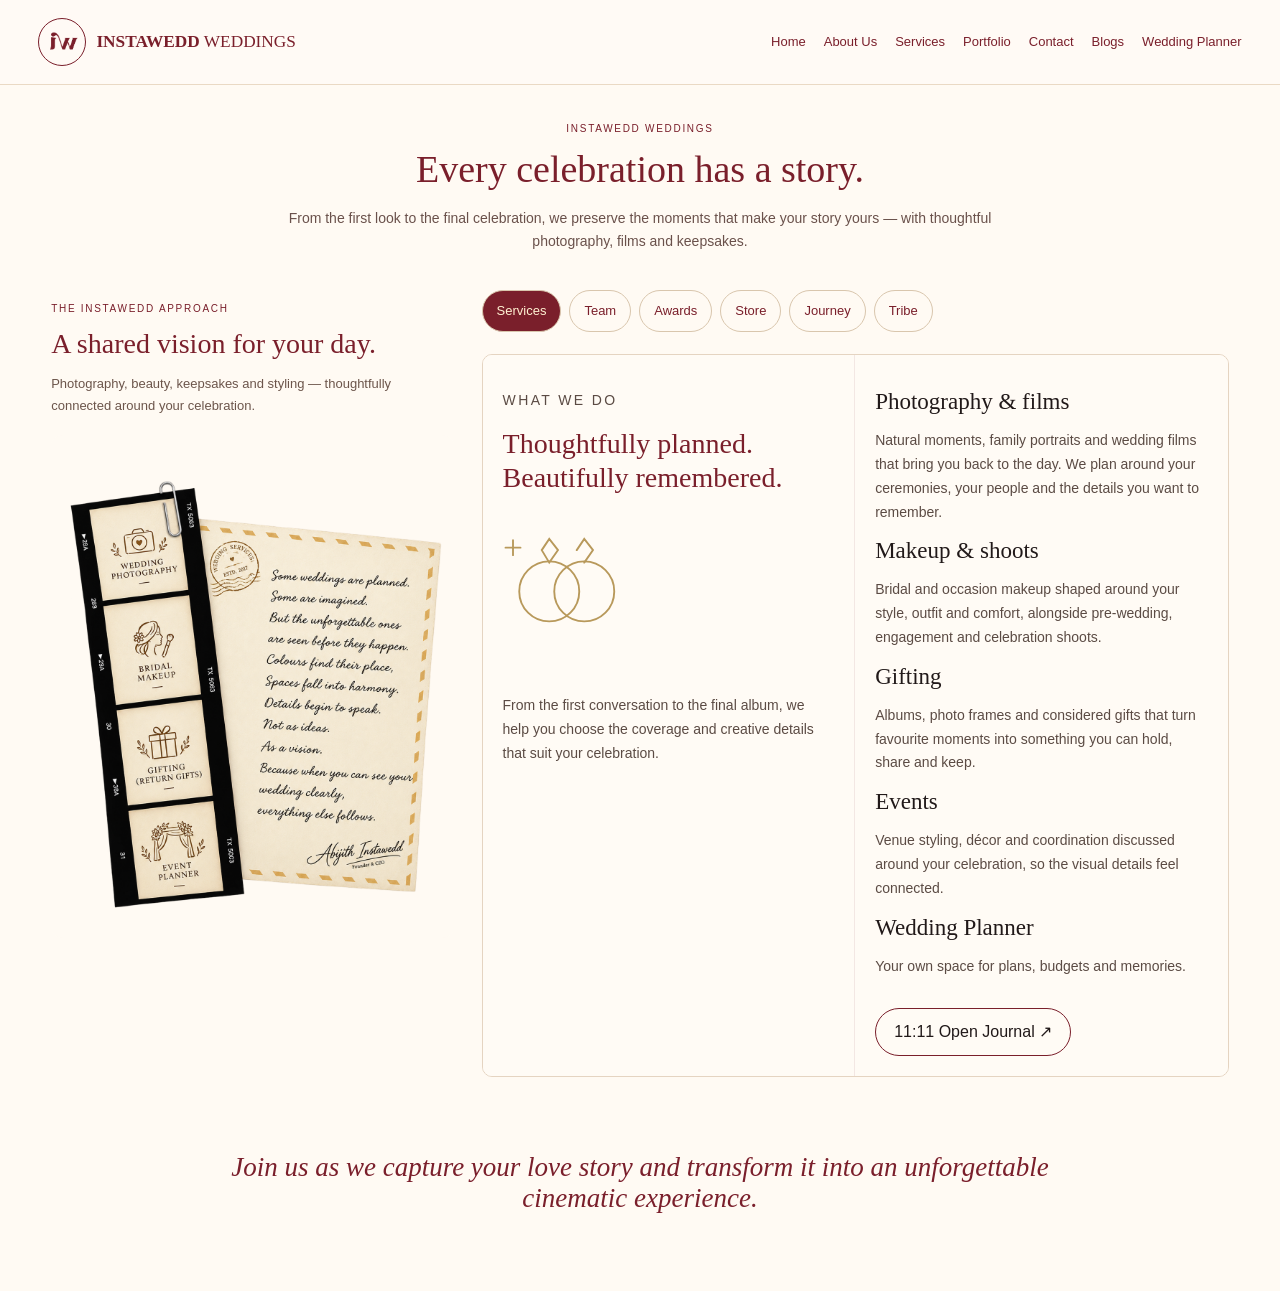
<file: about.html>
<!doctype html><html lang="en"><head><meta charset="utf-8"><meta name="viewport" content="width=device-width,initial-scale=1"><title>About Us · InstaWedd</title><link rel="stylesheet" href="assets/styles-about-v8.css">
<link rel="stylesheet" href="assets/brand-oct7.css">
<link rel="stylesheet" href="assets/refinement-oct9.css?v=3">
<link rel="stylesheet" href="assets/static.css">
<script src="assets/storage.js"></script><script src="assets/public-content.js"></script><script src="assets/static-api.js"></script></head><body class="collection-theme collection-about"><header class="shared-header"><a class="shared-brand" href="index.html#home"><span class="iw-logo-mark" aria-hidden="true"></span><span class="iw-wordmark"><b>INSTAWEDD</b> <span>WEDDINGS</span></span></a><button class="shared-toggle" aria-label="Open navigation" aria-expanded="false">☰</button><nav class="shared-links" aria-label="Main navigation"><a href="index.html#home">Home</a><a href="about.html">About Us</a><a href="services.html">Services</a><a href="index.html#portfolio">Portfolio</a><a href="index.html#contact">Contact</a><a href="blogs.html">Blogs</a><a href="journal.html">Wedding Planner</a></nav></header><main><p class="eyebrow book-intro">InstaWedd Weddings</p><h1>Every celebration has a story.</h1><p class="about-opening">From the first look to the final celebration, we preserve the moments that make your story yours — with thoughtful photography, films and keepsakes.</p><div class="about-story-layout"><section class="about-vision-section" aria-labelledby="vision-heading"><p class="eyebrow">THE INSTAWEDD APPROACH</p><h2 id="vision-heading">A shared vision for your day.</h2><p>Photography, beauty, keepsakes and styling — thoughtfully connected around your celebration.</p><figure class="about-vision" tabindex="0"><img src="image/about-vision.png" alt="The founder’s vision for photography, bridal makeup, gifting and event planning" loading="lazy"></figure></section><div class="about-story-content"><nav class="chapter-nav" aria-label="About chapters"><a href="#services">Services</a><a href="#team">Team</a><a href="#awards">Awards</a><a href="#store">Store</a><a href="#journey">Journey</a><a href="#tribe">Tribe</a></nav><div class="story-book"><section class="book-spread" id="team" aria-label="team chapter"><div class="book-page portrait-page"><img class="" data-image-slot="about-abi" src="image/abi.jpeg" alt="Abijith K"><span class="doodle">✧</span></div><div class="book-page"><p class="eyebrow">Meet the Team</p><h2>Abijith K</h2><p class="team-role">Founder, CEO · Malappuram, India</p><blockquote>“Photography is not just a profession in my life; it is a part of who I am. It has shaped my journey, given me countless memories, and allowed me to turn beautiful moments, emotions, and stories into timeless frames. Every click is more than just a photograph—it is a piece of my life.”</blockquote></div></section><section class="book-spread" id="ardra" aria-label="ardra chapter"><div class="book-page portrait-page"><img class="monochrome" data-image-slot="about-ardra" src="image/ardra.jpeg" alt="Ardra V"><span class="doodle">✧</span></div><div class="book-page"><p class="eyebrow">Meet the Team</p><h2>Ardra V</h2><p class="team-role">Makeup Artist · Makeup & Styling</p><blockquote>“Makeup, to me, is poetry on skin, a fusion of art and emotion. Each shade and stroke carries a story, transforming not just appearance but spirit. It is a celebration of individuality, confidence, and beauty in its most expressive form.”</blockquote></div></section><section class="book-spread" id="team-extra" hidden><div class="book-page" style="grid-column:1/-1"><div data-book-content="team" class="published-team"></div></div></section><section class="book-spread" id="services" aria-label="services chapter"><div class="book-page"><p class="eyebrow">What We Do</p><h2>Thoughtfully planned.<br>Beautifully remembered.</h2><span class="book-doodle">♡ ✧</span><p>From the first conversation to the final album, we help you choose the coverage and creative details that suit your celebration.</p></div><div class="book-page"><h3>Photography & films</h3><p>Natural moments, family portraits and wedding films that bring you back to the day. We plan around your ceremonies, your people and the details you want to remember.</p><h3>Makeup & shoots</h3><p>Bridal and occasion makeup shaped around your style, outfit and comfort, alongside pre-wedding, engagement and celebration shoots.</p><h3>Gifting</h3><p>Albums, photo frames and considered gifts that turn favourite moments into something you can hold, share and keep.</p><h3>Events</h3><p>Venue styling, décor and coordination discussed around your celebration, so the visual details feel connected.</p><h3>Wedding Planner</h3><p>Your own space for plans, budgets and memories.</p><a class="book-link" href="journal.html">11:11 Open Journal ↗</a><div data-book-content="what"></div></div></section><section class="book-spread" id="awards" aria-label="awards chapter"><div class="book-page"><p class="eyebrow">Awards</p><h2>Recognition &amp;<br>studio milestones.</h2><span class="book-doodle">☆</span></div><div class="book-page"><h3>Our awards</h3><div data-book-content="awards"><p class="award-placeholder">A space for the studio’s published awards and recognitions. Explore our work and meet the team to get to know our approach.</p></div></div></section><section class="book-spread" id="store" aria-label="store chapter"><div class="book-page"><p class="eyebrow">Visit Our Store</p><h2>Matrix Studio</h2><img class="store-photo studio-service-poster" data-image-slot="about-studio-poster" src="image/studio-services-oct9.jpeg?slot=about-studio-poster" alt="Matrix Studio photography, videography, frames, albums and studio services"></div><div class="book-page"><h3>Come say hello.</h3><p>Browse albums, frames and gifts, or talk through your wedding plans.</p><p>Dubai Tower, Kohinoor,<br>Calicut University P.O., Kerala — 673635</p><p>Please call or message before visiting.</p><a href="tel:+919605509516">+91 96055 09516</a><p><a href="mailto:Matrixofficial2022@gmail.com">Matrixofficial2022@gmail.com</a></p><p><a class="small-social" href="https://www.instagram.com/matrixstudioofficial/" target="_blank" rel="noopener">◎ @matrixstudioofficial ↗</a></p><a class="book-link" href="index.html#gifting">Explore gifts ↗</a><div data-book-content="studio"></div></div></section><section class="book-spread" id="journey" aria-label="journey chapter"><div class="book-page"><p class="eyebrow">From an idea to your wedding day</p><h2>Let’s make it simple.</h2><div class="book-steps"><p><b>01 · Explore what you love</b><br>Browse photography, makeup, gifting and event services.</p><p><b>02 · Tell us about your day</b><br>Message your date, venue and ideas. No phone call required.</p><p><b>03 · Confirm your plan together</b><br>We’ll discuss availability and a quote before you book.</p></div></div><div class="book-page"><span class="book-doodle">✧ ♡</span><h2>A little planning.<br>A lot of heart.</h2><p>Bring your date, venue and ideas. We’ll help you find the next step.</p><a class="book-link" href="index.html#contact">Let’s talk ↗</a></div></section><section class="book-spread" id="tribe" aria-label="tribe chapter"><div class="book-page tribe-intro"><p class="eyebrow">Real Tribe</p><h2>Real Weddings &<br>Real Feedback</h2><span class="book-doodle">♡</span><p>The words that stay with us.</p></div><div class="book-page tribe-page"><div data-book-content="highlights"></div><section class="testi-wrap">
  <div class="container">
    <div class="sec-head">
      <p class="eyebrow" style="color:var(--gold);">What couples say</p>
      <h2 style="color:#fff;">Real weddings & real feedback</h2>
    </div>
    <div class="testi-grid">
      <div class="testi-card">
        <p>"Our highlights film was ready before we'd even left for our honeymoon. It felt like it knew exactly which moments mattered to us."</p>
        <div class="testi-who"><div class="avatar">A</div><div><strong>Abijith &amp; Ardra</strong><span>Premium package, Malappuram</span></div></div>
      </div>
      <div class="testi-card">
        <p>"We ordered photobooks for both sets of parents straight from the gallery the week after the wedding. Zero back-and-forth over messages."</p>
        <div class="testi-who"><div class="avatar">S</div><div><strong>Shreya &amp; Vikram</strong><span>Premium package, Goa</span></div></div>
      </div>
      <div class="testi-card">
        <p>"Having the budget tracker and the shot list in one place saved my sister hours every week during planning."</p>
        <div class="testi-who"><div class="avatar">K</div><div><strong>Padma</strong><span>Standard package, Kozhikode</span></div></div>
      </div>
    </div>
  </div>
</section><div data-book-content="highlights"></div></div></section></div></div></div><p class="closing-line">Join us as we capture your love story and transform it into an unforgettable cinematic experience.</p></main><script src="assets/about.js"></script><script src="assets/editorial.js"></script><script src="assets/collection.js"></script><script src="assets/refinement-v5.js"></script><script src="assets/section-photos.js"></script><script src="assets/static-ui.js"></script>
</body></html>
</file>
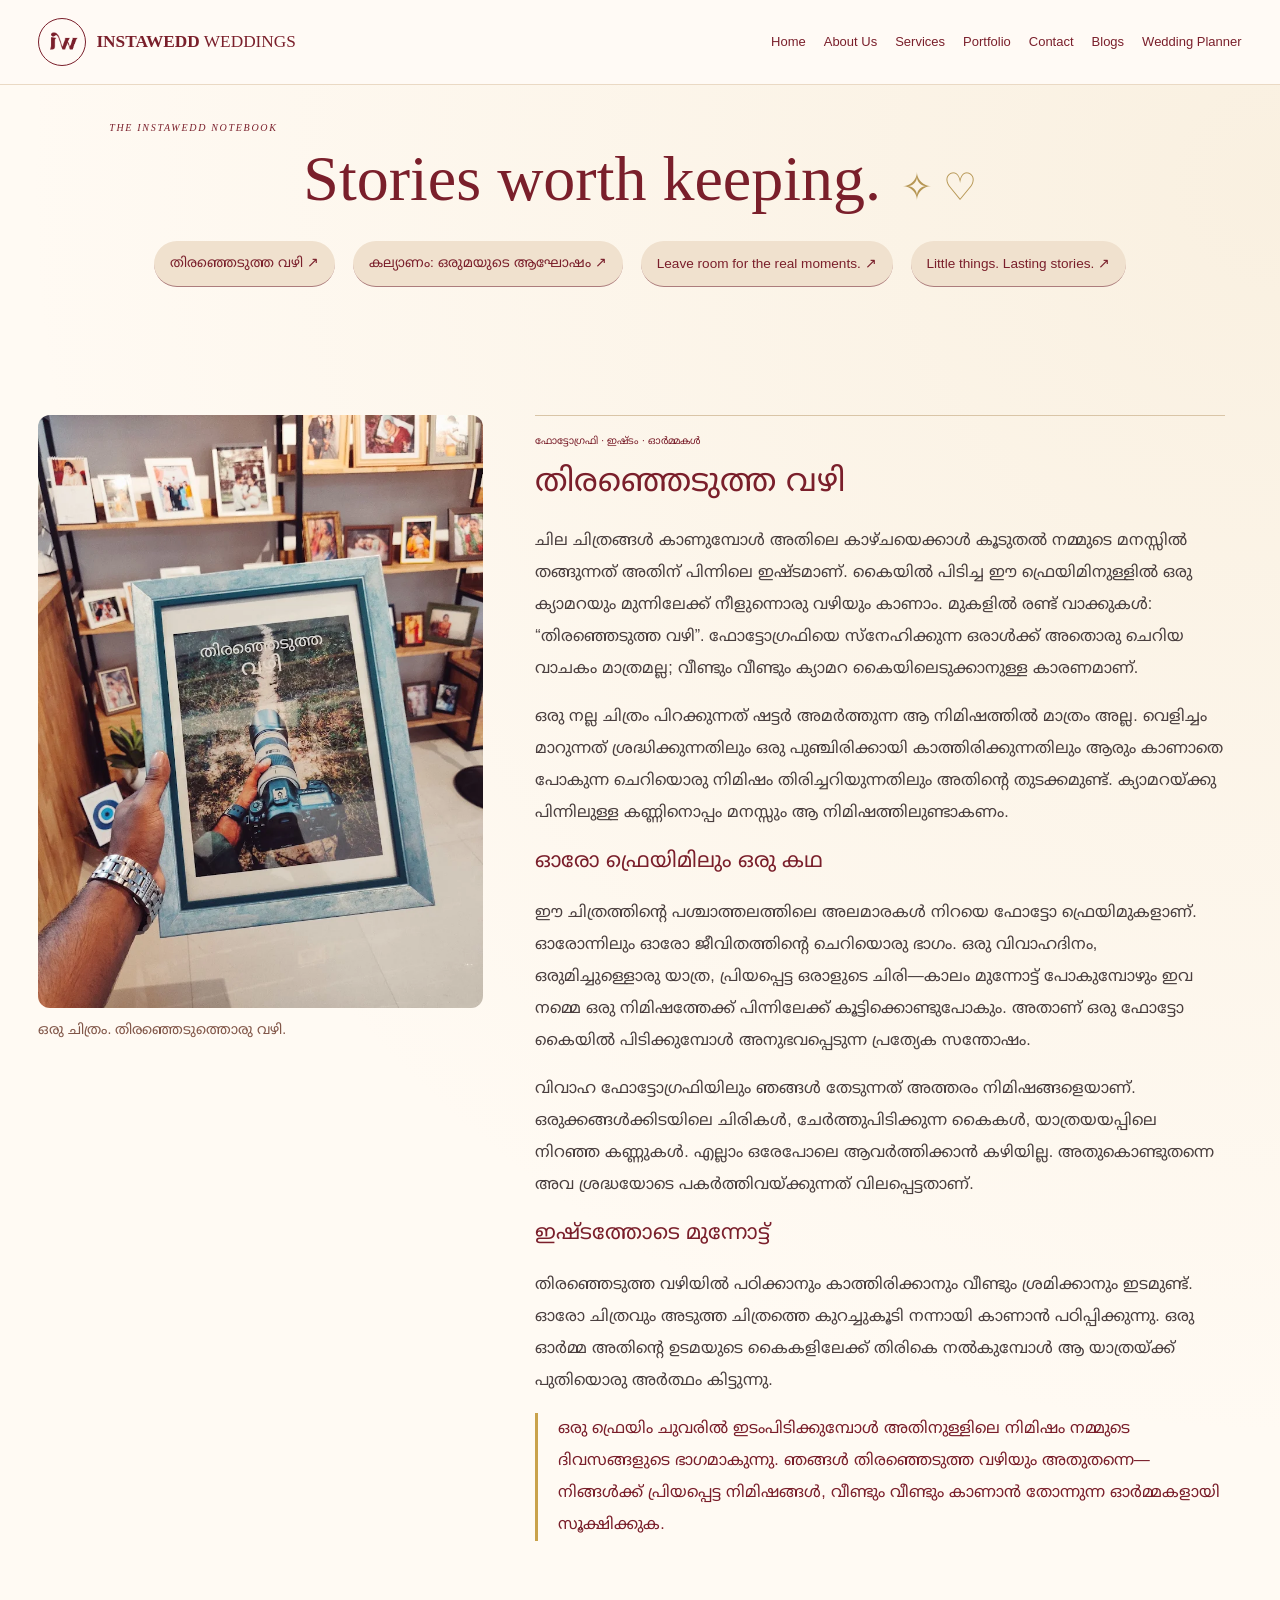
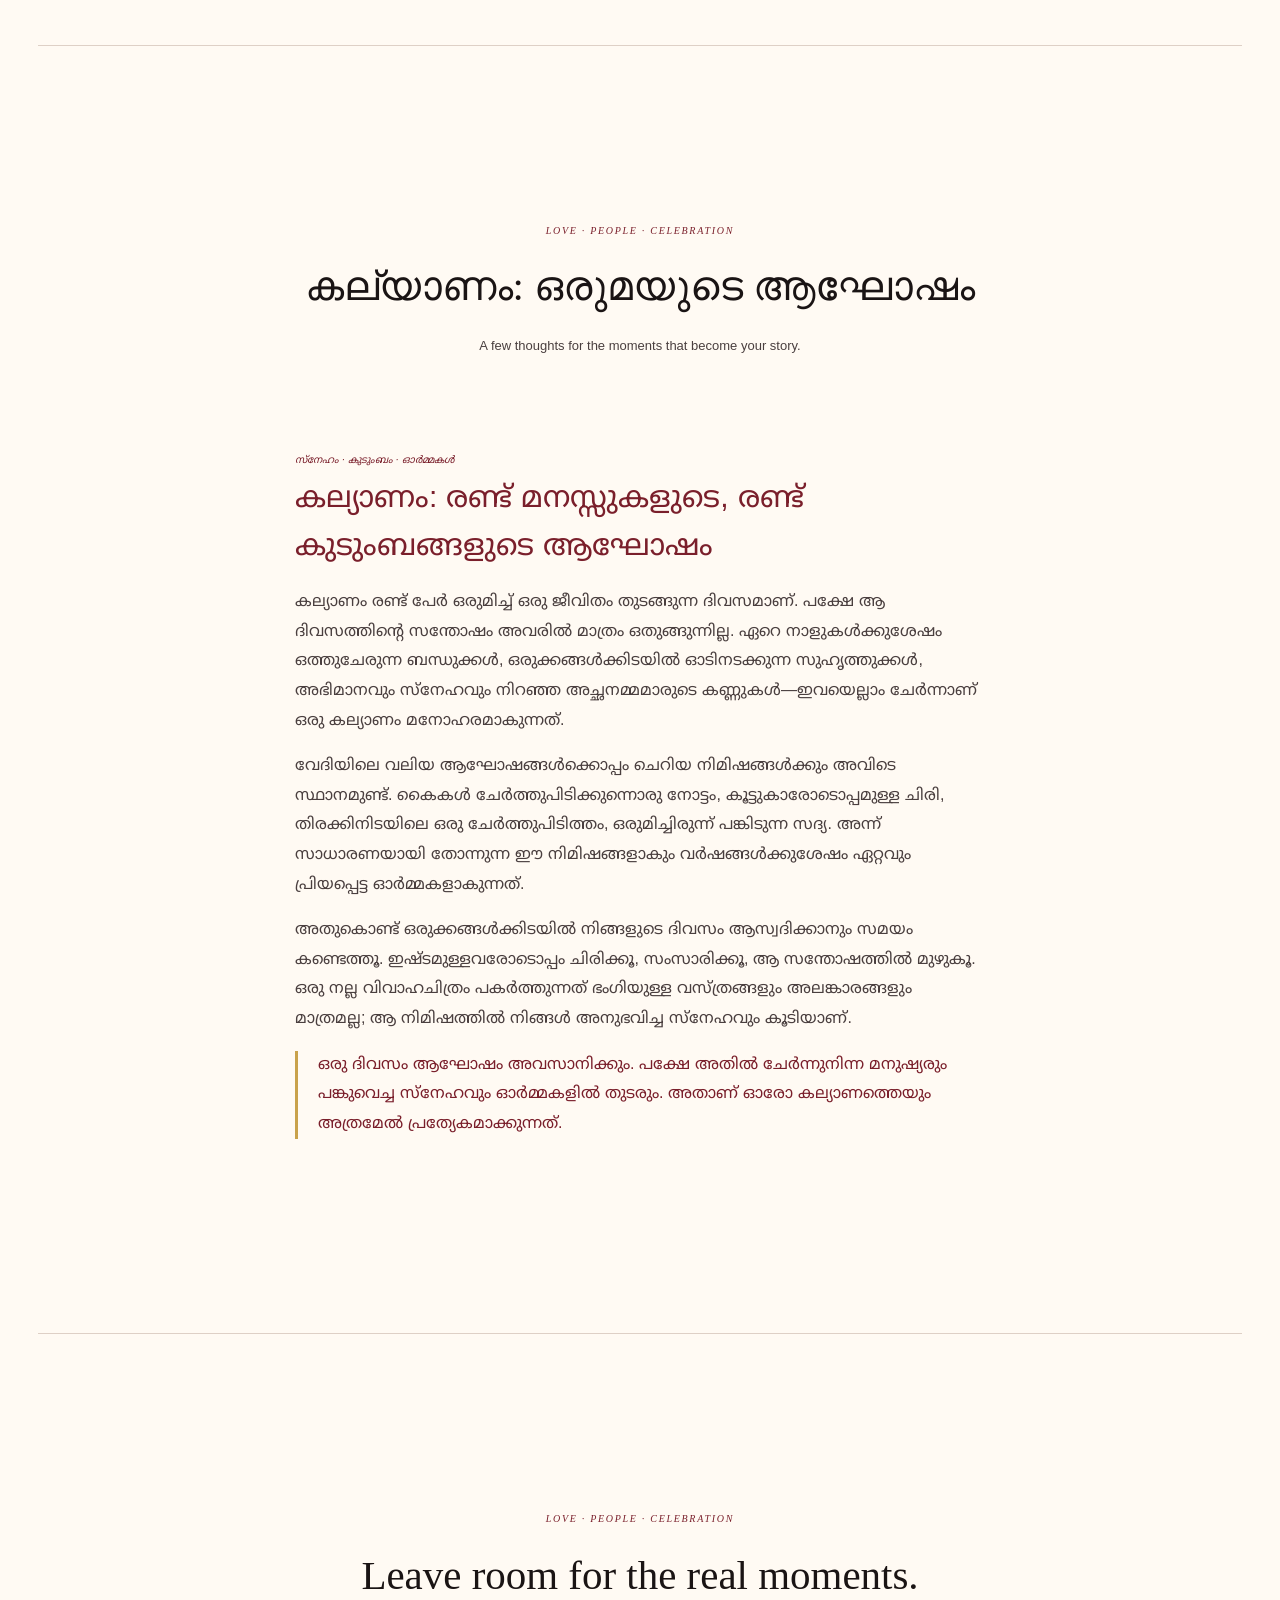
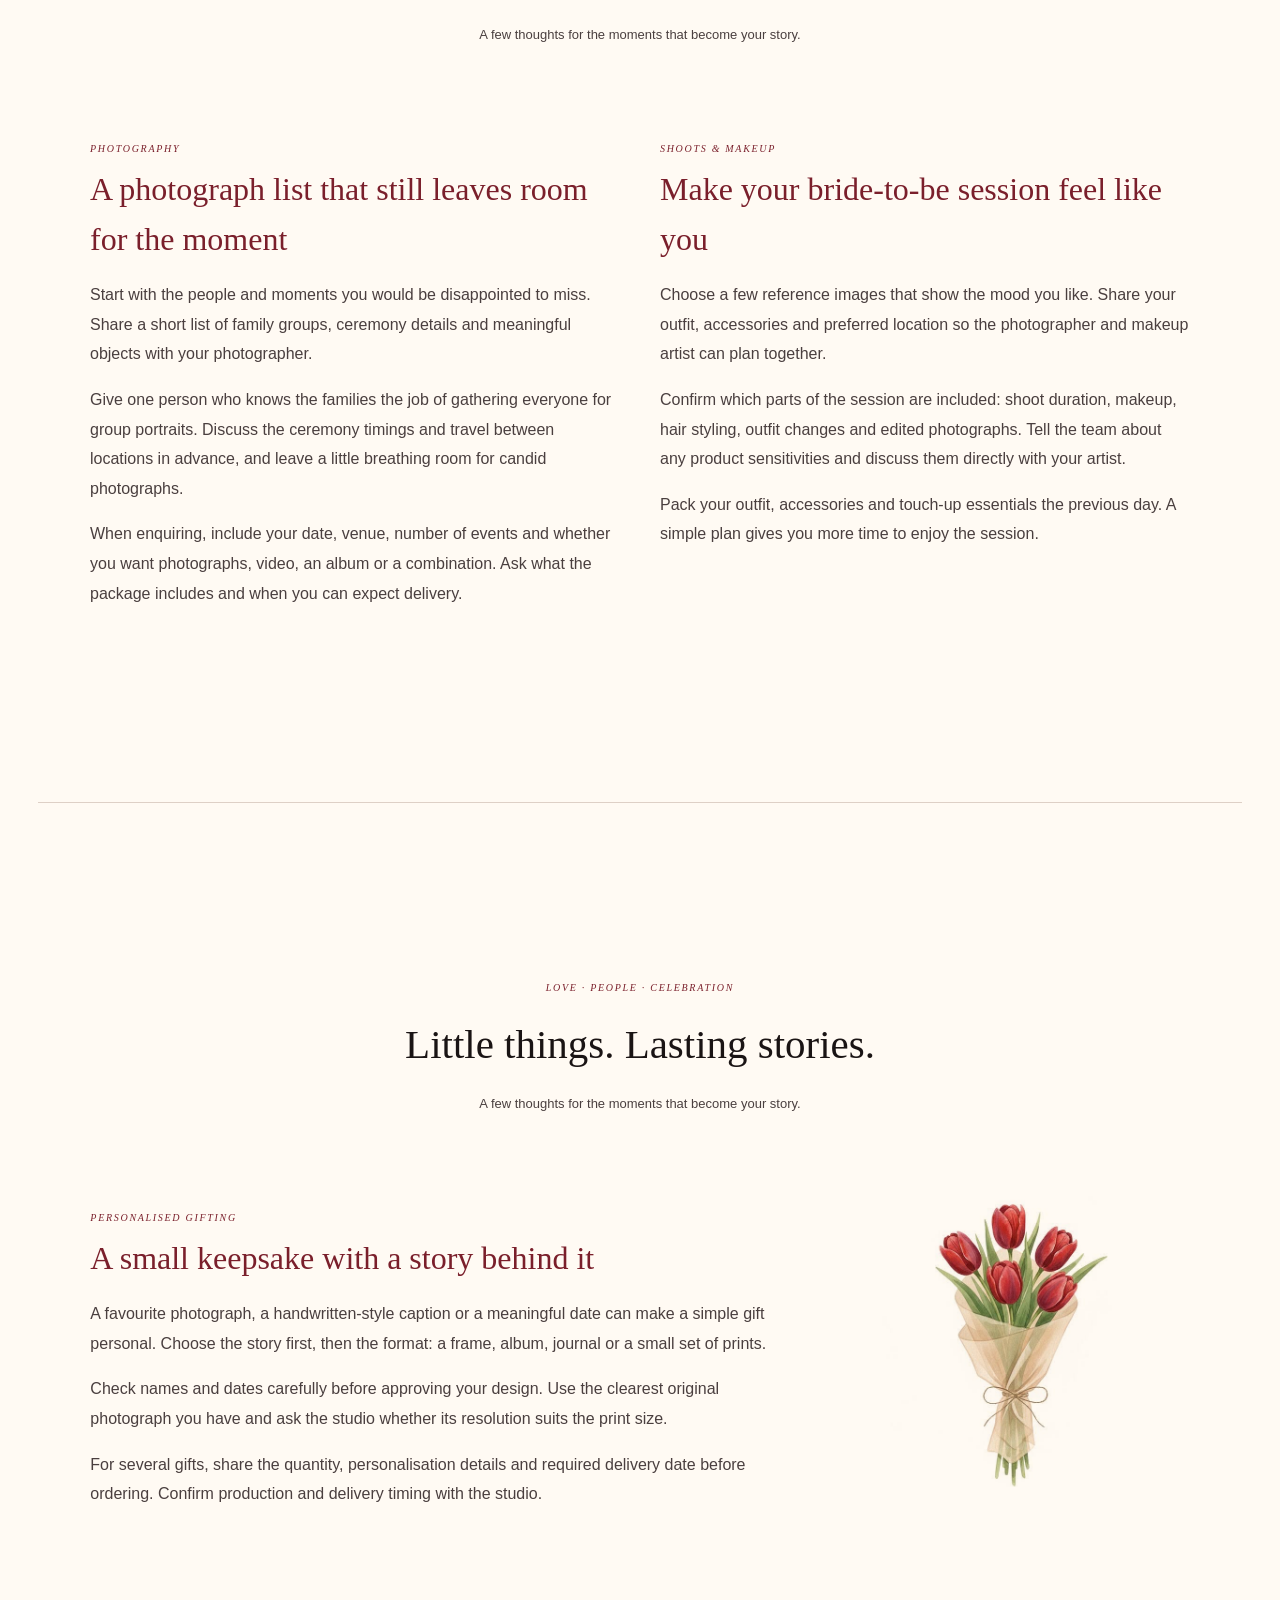
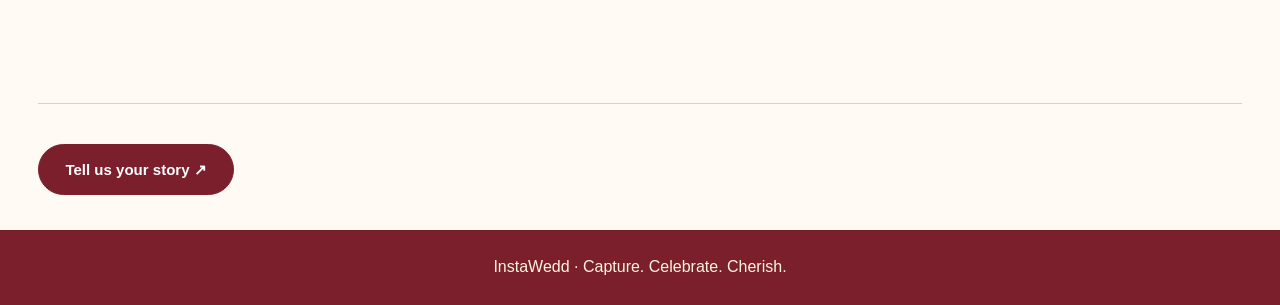
<file: blogs.html>
<!doctype html><html lang="en"><head><meta charset="utf-8"><meta name="viewport" content="width=device-width,initial-scale=1"><title>Wedding notes · InstaWedd</title><link rel="stylesheet" href="assets/styles-blogs-v8.css">
<link rel="stylesheet" href="assets/brand-oct7.css">
<link rel="stylesheet" href="assets/refinement-oct9.css?v=3">
<link rel="stylesheet" href="assets/static.css">
<script src="assets/storage.js"></script><script src="assets/public-content.js"></script><script src="assets/static-api.js"></script></head><body class="collection-theme"><header class="shared-header"><a class="shared-brand" href="index.html#home"><span class="iw-logo-mark" aria-hidden="true"></span><span class="iw-wordmark"><b>INSTAWEDD</b> <span>WEDDINGS</span></span></a><button class="shared-toggle" aria-label="Open navigation" aria-expanded="false">☰</button><nav class="shared-links" aria-label="Main navigation"><a href="index.html#home">Home</a><a href="about.html">About Us</a><a href="services.html">Services</a><a href="index.html#portfolio">Portfolio</a><a href="index.html#contact">Contact</a><a href="blogs.html">Blogs</a><a href="journal.html">Wedding Planner</a></nav></header><main class="blog-main"><p class="eyebrow">THE INSTAWEDD NOTEBOOK</p><h1>Stories worth keeping.</h1><nav class="blog-index"><a href="blogs.html?story=chosen-path">തിരഞ്ഞെടുത്ത വഴി ↗</a><a href="blogs.html?story=wedding-malayalam">കല്യാണം: ഒരുമയുടെ ആഘോഷം ↗</a><a href="blogs.html?story=photo-plans">Leave room for the real moments. ↗</a><a href="blogs.html?story=gift-plans">Little things. Lasting stories. ↗</a></nav><section class="story-page passion-story" data-story="chosen-path" lang="ml"><div class="passion-layout"><figure><img src="image/passion.webp" alt="തിരഞ്ഞെടുത്ത വഴി എന്ന എഴുത്തോടുകൂടിയ ക്യാമറയുടെ ചിത്രം, സ്റ്റുഡിയോയിലെ ഫ്രെയിമുകൾക്കിടയിൽ"><figcaption>ഒരു ചിത്രം. തിരഞ്ഞെടുത്തൊരു വഴി.</figcaption></figure><article class="malayalam-story"><p class="eyebrow">ഫോട്ടോഗ്രഫി · ഇഷ്ടം · ഓർമ്മകൾ</p><h2>തിരഞ്ഞെടുത്ത വഴി</h2><p>ചില ചിത്രങ്ങൾ കാണുമ്പോൾ അതിലെ കാഴ്ചയെക്കാൾ കൂടുതൽ നമ്മുടെ മനസ്സിൽ തങ്ങുന്നത് അതിന് പിന്നിലെ ഇഷ്ടമാണ്. കൈയിൽ പിടിച്ച ഈ ഫ്രെയിമിനുള്ളിൽ ഒരു ക്യാമറയും മുന്നിലേക്ക് നീളുന്നൊരു വഴിയും കാണാം. മുകളിൽ രണ്ട് വാക്കുകൾ: “തിരഞ്ഞെടുത്ത വഴി”. ഫോട്ടോഗ്രഫിയെ സ്നേഹിക്കുന്ന ഒരാൾക്ക് അതൊരു ചെറിയ വാചകം മാത്രമല്ല; വീണ്ടും വീണ്ടും ക്യാമറ കൈയിലെടുക്കാനുള്ള കാരണമാണ്.</p><p>ഒരു നല്ല ചിത്രം പിറക്കുന്നത് ഷട്ടർ അമർത്തുന്ന ആ നിമിഷത്തിൽ മാത്രം അല്ല. വെളിച്ചം മാറുന്നത് ശ്രദ്ധിക്കുന്നതിലും ഒരു പുഞ്ചിരിക്കായി കാത്തിരിക്കുന്നതിലും ആരും കാണാതെ പോകുന്ന ചെറിയൊരു നിമിഷം തിരിച്ചറിയുന്നതിലും അതിന്റെ തുടക്കമുണ്ട്. ക്യാമറയ്ക്കു പിന്നിലുള്ള കണ്ണിനൊപ്പം മനസ്സും ആ നിമിഷത്തിലുണ്ടാകണം.</p><h3>ഓരോ ഫ്രെയിമിലും ഒരു കഥ</h3><p>ഈ ചിത്രത്തിന്റെ പശ്ചാത്തലത്തിലെ അലമാരകൾ നിറയെ ഫോട്ടോ ഫ്രെയിമുകളാണ്. ഓരോന്നിലും ഓരോ ജീവിതത്തിന്റെ ചെറിയൊരു ഭാഗം. ഒരു വിവാഹദിനം, ഒരുമിച്ചുള്ളൊരു യാത്ര, പ്രിയപ്പെട്ട ഒരാളുടെ ചിരി—കാലം മുന്നോട്ട് പോകുമ്പോഴും ഇവ നമ്മെ ഒരു നിമിഷത്തേക്ക് പിന്നിലേക്ക് കൂട്ടിക്കൊണ്ടുപോകും. അതാണ് ഒരു ഫോട്ടോ കൈയിൽ പിടിക്കുമ്പോൾ അനുഭവപ്പെടുന്ന പ്രത്യേക സന്തോഷം.</p><p>വിവാഹ ഫോട്ടോഗ്രഫിയിലും ഞങ്ങൾ തേടുന്നത് അത്തരം നിമിഷങ്ങളെയാണ്. ഒരുക്കങ്ങൾക്കിടയിലെ ചിരികൾ, ചേർത്തുപിടിക്കുന്ന കൈകൾ, യാത്രയയപ്പിലെ നിറഞ്ഞ കണ്ണുകൾ. എല്ലാം ഒരേപോലെ ആവർത്തിക്കാൻ കഴിയില്ല. അതുകൊണ്ടുതന്നെ അവ ശ്രദ്ധയോടെ പകർത്തിവയ്ക്കുന്നത് വിലപ്പെട്ടതാണ്.</p><h3>ഇഷ്ടത്തോടെ മുന്നോട്ട്</h3><p>തിരഞ്ഞെടുത്ത വഴിയിൽ പഠിക്കാനും കാത്തിരിക്കാനും വീണ്ടും ശ്രമിക്കാനും ഇടമുണ്ട്. ഓരോ ചിത്രവും അടുത്ത ചിത്രത്തെ കുറച്ചുകൂടി നന്നായി കാണാൻ പഠിപ്പിക്കുന്നു. ഒരു ഓർമ്മ അതിന്റെ ഉടമയുടെ കൈകളിലേക്ക് തിരികെ നൽകുമ്പോൾ ആ യാത്രയ്ക്ക് പുതിയൊരു അർത്ഥം കിട്ടുന്നു.</p><p class="story-ending">ഒരു ഫ്രെയിം ചുവരിൽ ഇടംപിടിക്കുമ്പോൾ അതിനുള്ളിലെ നിമിഷം നമ്മുടെ ദിവസങ്ങളുടെ ഭാഗമാകുന്നു. ഞങ്ങൾ തിരഞ്ഞെടുത്ത വഴിയും അതുതന്നെ—നിങ്ങൾക്ക് പ്രിയപ്പെട്ട നിമിഷങ്ങൾ, വീണ്ടും വീണ്ടും കാണാൻ തോന്നുന്ന ഓർമ്മകളായി സൂക്ഷിക്കുക.</p></article></div></section><section class="story-page story-0" data-story="wedding-malayalam"><div class="story-spread"><div><p class="eyebrow">LOVE · PEOPLE · CELEBRATION</p><h2>കല്യാണം: ഒരുമയുടെ ആഘോഷം</h2><p>A few thoughts for the moments that become your story.</p></div></div><div class="story-reading"><article id="wedding-malayalam" lang="ml" class="malayalam-story"><span class="blog-number" aria-hidden="true">✧</span><p class="eyebrow">സ്നേഹം · കുടുംബം · ഓർമ്മകൾ</p><h2>കല്യാണം: രണ്ട് മനസ്സുകളുടെ, രണ്ട് കുടുംബങ്ങളുടെ ആഘോഷം</h2><p>കല്യാണം രണ്ട് പേർ ഒരുമിച്ച് ഒരു ജീവിതം തുടങ്ങുന്ന ദിവസമാണ്. പക്ഷേ ആ ദിവസത്തിന്റെ സന്തോഷം അവരിൽ മാത്രം ഒതുങ്ങുന്നില്ല. ഏറെ നാളുകൾക്കുശേഷം ഒത്തുചേരുന്ന ബന്ധുക്കൾ, ഒരുക്കങ്ങൾക്കിടയിൽ ഓടിനടക്കുന്ന സുഹൃത്തുക്കൾ, അഭിമാനവും സ്നേഹവും നിറഞ്ഞ അച്ഛനമ്മമാരുടെ കണ്ണുകൾ—ഇവയെല്ലാം ചേർന്നാണ് ഒരു കല്യാണം മനോഹരമാകുന്നത്.</p><p>വേദിയിലെ വലിയ ആഘോഷങ്ങൾക്കൊപ്പം ചെറിയ നിമിഷങ്ങൾക്കും അവിടെ സ്ഥാനമുണ്ട്. കൈകൾ ചേർത്തുപിടിക്കുന്നൊരു നോട്ടം, കൂട്ടുകാരോടൊപ്പമുള്ള ചിരി, തിരക്കിനിടയിലെ ഒരു ചേർത്തുപിടിത്തം, ഒരുമിച്ചിരുന്ന് പങ്കിടുന്ന സദ്യ. അന്ന് സാധാരണയായി തോന്നുന്ന ഈ നിമിഷങ്ങളാകും വർഷങ്ങൾക്കുശേഷം ഏറ്റവും പ്രിയപ്പെട്ട ഓർമ്മകളാകുന്നത്.</p><p>അതുകൊണ്ട് ഒരുക്കങ്ങൾക്കിടയിൽ നിങ്ങളുടെ ദിവസം ആസ്വദിക്കാനും സമയം കണ്ടെത്തൂ. ഇഷ്ടമുള്ളവരോടൊപ്പം ചിരിക്കൂ, സംസാരിക്കൂ, ആ സന്തോഷത്തിൽ മുഴുകൂ. ഒരു നല്ല വിവാഹചിത്രം പകർത്തുന്നത് ഭംഗിയുള്ള വസ്ത്രങ്ങളും അലങ്കാരങ്ങളും മാത്രമല്ല; ആ നിമിഷത്തിൽ നിങ്ങൾ അനുഭവിച്ച സ്നേഹവും കൂടിയാണ്.</p><p class="story-ending">ഒരു ദിവസം ആഘോഷം അവസാനിക്കും. പക്ഷേ അതിൽ ചേർന്നുനിന്ന മനുഷ്യരും പങ്കുവെച്ച സ്നേഹവും ഓർമ്മകളിൽ തുടരും. അതാണ് ഓരോ കല്യാണത്തെയും അത്രമേൽ പ്രത്യേകമാക്കുന്നത്.</p></article></div></section><section class="story-page story-1" data-story="photo-plans"><div class="story-spread"><div><p class="eyebrow">LOVE · PEOPLE · CELEBRATION</p><h2>Leave room for the real moments.</h2><p>A few thoughts for the moments that become your story.</p></div></div><div class="story-reading photo-advice-columns"><article id="photo-plans"><span class="blog-number" aria-hidden="true">01</span><p class="eyebrow">Photography</p><h2>A photograph list that still leaves room for the moment</h2><p>Start with the people and moments you would be disappointed to miss. Share a short list of family groups, ceremony details and meaningful objects with your photographer.</p><p>Give one person who knows the families the job of gathering everyone for group portraits. Discuss the ceremony timings and travel between locations in advance, and leave a little breathing room for candid photographs.</p><p>When enquiring, include your date, venue, number of events and whether you want photographs, video, an album or a combination. Ask what the package includes and when you can expect delivery.</p></article><article id="makeup-plans"><span class="blog-number" aria-hidden="true">02</span><p class="eyebrow">Shoots & makeup</p><h2>Make your bride-to-be session feel like you</h2><p>Choose a few reference images that show the mood you like. Share your outfit, accessories and preferred location so the photographer and makeup artist can plan together.</p><p>Confirm which parts of the session are included: shoot duration, makeup, hair styling, outfit changes and edited photographs. Tell the team about any product sensitivities and discuss them directly with your artist.</p><p>Pack your outfit, accessories and touch-up essentials the previous day. A simple plan gives you more time to enjoy the session.</p></article></div></section><section class="story-page story-2" data-story="gift-plans"><div class="story-spread"><div><p class="eyebrow">LOVE · PEOPLE · CELEBRATION</p><h2>Little things. Lasting stories.</h2><p>A few thoughts for the moments that become your story.</p></div></div><div class="story-reading"><article id="gift-plans"><span class="blog-number" aria-hidden="true">03</span><p class="eyebrow">Personalised gifting</p><h2>A small keepsake with a story behind it</h2><p>A favourite photograph, a handwritten-style caption or a meaningful date can make a simple gift personal. Choose the story first, then the format: a frame, album, journal or a small set of prints.</p><p>Check names and dates carefully before approving your design. Use the clearest original photograph you have and ask the studio whether its resolution suits the print size.</p><p>For several gifts, share the quantity, personalisation details and required delivery date before ordering. Confirm production and delivery timing with the studio.</p></article><aside><img src="assets/illustrations/flowers.png" alt="A bouquet of tulips"></aside></div></section><a class="btn" href="index.html#contact">Tell us your story ↗</a></main><script src="assets/blog-stories.js"></script><footer class="blog-footer">InstaWedd · Capture. Celebrate. Cherish.</footer><script src="assets/collection.js"></script><script src="assets/refinement-v5.js"></script><script src="assets/static-ui.js"></script>
</body></html>
</file>
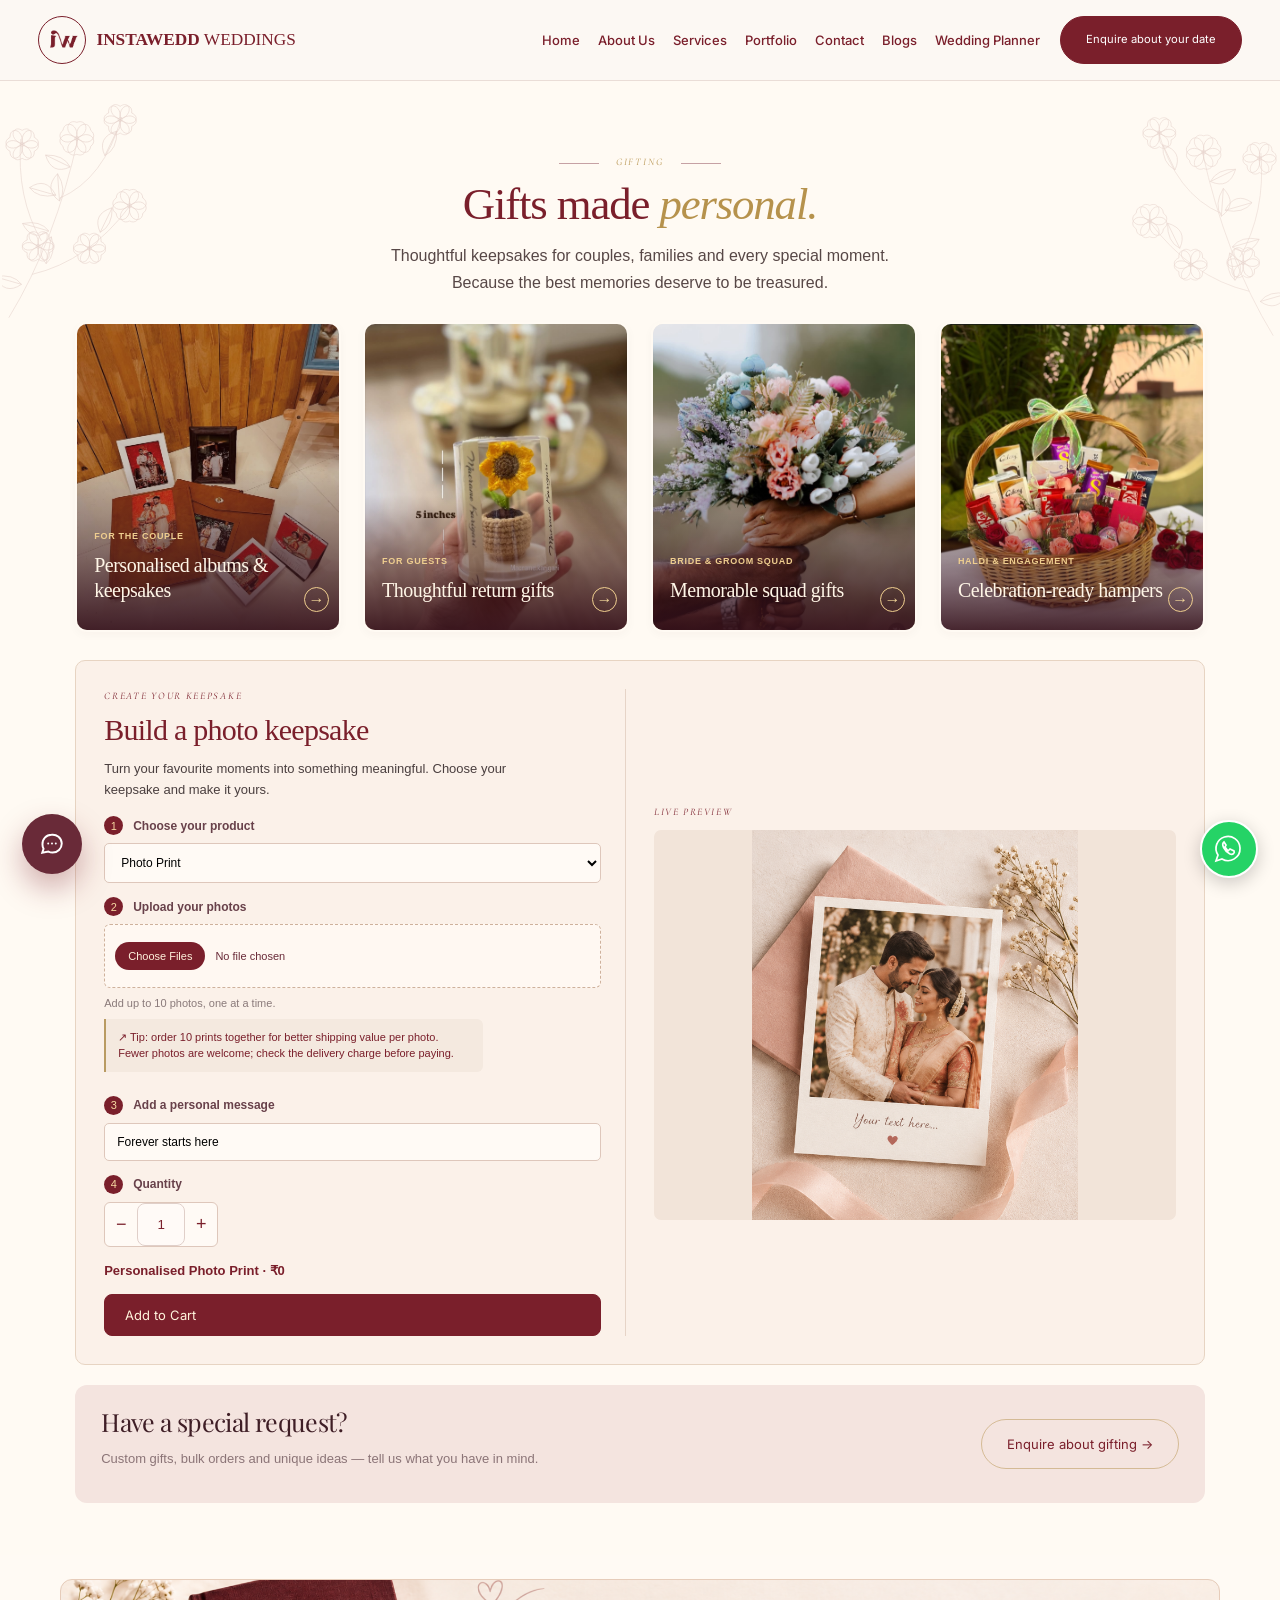
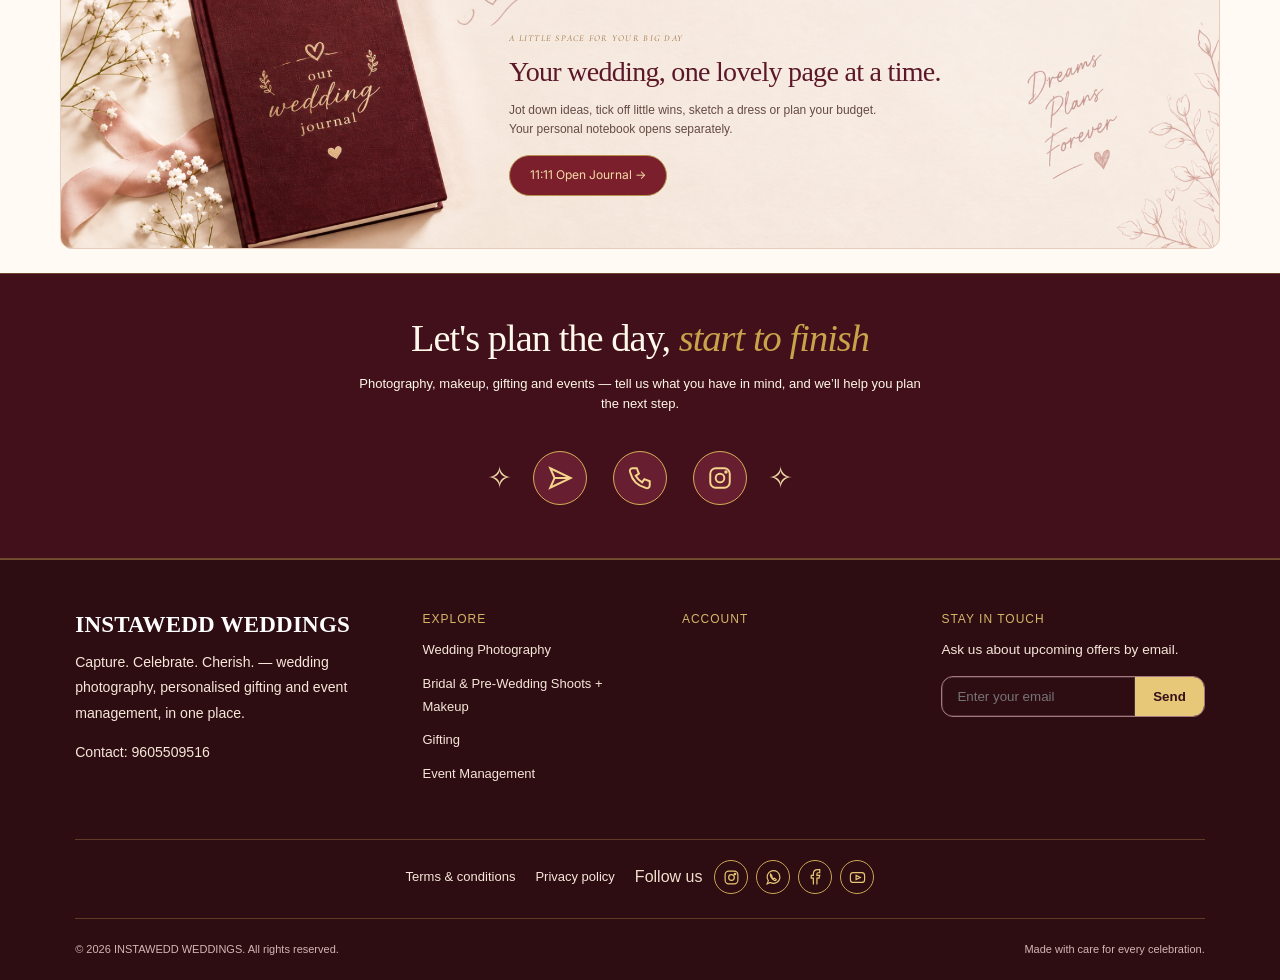
<file: gifting.html>
<!DOCTYPE html>
<html lang="en">
<head>
<meta charset="UTF-8" /><style>html.route-pending body{visibility:hidden}html.skip-intro .brand-intro{display:none!important}html.skip-intro{scroll-behavior:auto}</style><script>if(location.hash&& !location.pathname.endsWith('/gifting.html')){document.documentElement.classList.add('skip-intro','route-pending');window.iwRouteFallback=setTimeout(()=>{document.documentElement.classList.remove('route-pending');document.getElementById(location.hash.slice(1))?.scrollIntoView({behavior:'instant'})},3000)}</script>
<meta name="viewport" content="width=device-width, initial-scale=1.0" />
<title>Gifting — InstaWedd — Capture. Celebrate. Cherish.</title>
<link rel="preconnect" href="https://fonts.googleapis.com">
<link rel="preconnect" href="https://fonts.gstatic.com" crossorigin>
<link href="https://fonts.googleapis.com/css2?family=Playfair+Display:wght@500;600;700&family=Cormorant+Garamond:ital@1&family=Inter:wght@400;500;600;700&display=swap" rel="stylesheet">

<link rel="stylesheet" href="assets/styles-home-v8.css">


<script>try{if(false)document.documentElement.classList.add('return-pending')}catch{if(location.hash)document.documentElement.classList.add('return-pending')}</script><style>html.return-pending body{visibility:hidden}</style>
<link rel="stylesheet" href="assets/brand-oct7.css">
<link rel="stylesheet" href="assets/refinement-oct9.css?v=5">
<link rel="stylesheet" href="assets/static.css">
</head>
<body class="atelier-home gifting-page collection-theme">
<div class="brand-intro" aria-label="Welcome to InstaWedd"><div class="intro-sticky"><div class="opening-nav"><a class="opening-brand" href="index.html#home"><span class="iw-logo-mark" aria-hidden="true"></span><span class="iw-wordmark"><b>INSTAWEDD</b> <span>WEDDINGS</span></span></a><nav aria-label="Opening navigation"><a href="index.html#home">Home</a><a href="about.html">About Us</a><a href="services.html">Services</a><a href="index.html#portfolio">Portfolio</a><a href="index.html#contact">Contact</a><a href="blogs.html">Blogs</a><a href="journal.html">Wedding Planner</a></nav><div class="opening-actions"><button class="opening-account" aria-label="Open account"><svg width="20" height="20" viewBox="0 0 24 24" fill="none" stroke="currentColor" stroke-width="1.4" aria-hidden="true"><circle cx="12" cy="8" r="4"/><path d="M4 21c0-8 16-8 16 0"/></svg></button><a class="js-consult-trigger opening-enquire" href="#contact">Enquire about your date →</a><button class="opening-menu" aria-label="Open navigation">☰</button></div></div><div class="intro-art"><span class="iw-logo-mark" aria-hidden="true"></span><p class="intro-name"><span class="iw-wordmark"><b>INSTAWEDD</b> <span>WEDDINGS</span></span></p><p class="intro-love-story">Capturing your <em>love story,</em><span>one frame at a time.</span></p><a href="index.html#home" class="intro-skip"><span class="scroll-mouse" aria-hidden="true"></span><span>Scroll to explore</span><span aria-hidden="true">↓</span></a></div></div></div>

<div class="topbar announcement-strip" role="region" aria-label="Studio announcements" tabindex="0"><div class="announcement-track"><div class="announcement-group"><span>Now Booking <strong>2026–2027 Wedding Dates</strong></span><i aria-hidden="true">✦ ✧</i><span>Plan your wedding <strong>with us</strong></span><i aria-hidden="true">✦ ✧</i><span><strong>Exciting offers</strong> are coming</span><i aria-hidden="true">✧ ✦</i></div><div class="announcement-group" aria-hidden="true"><span>Now Booking <strong>2026–2027 Wedding Dates</strong></span><i aria-hidden="true">✦ ✧</i><span>Plan your wedding <strong>with us</strong></span><i aria-hidden="true">✦ ✧</i><span><strong>Exciting offers</strong> are coming</span><i aria-hidden="true">✧ ✦</i></div></div></div>

<header class="site-header">
  <div class="nav-row">
    <a href="index.html#home" class="logo"><span class="iw-logo-mark" aria-hidden="true"></span><span class="iw-wordmark"><b>INSTAWEDD</b> <span>WEDDINGS</span></span>
    </a>
    <nav class="links main-links" aria-label="Main navigation"><a href="index.html#home">Home</a><a href="about.html">About Us</a><a href="services.html">Services</a><a href="index.html#portfolio">Portfolio</a><a href="index.html#contact">Contact</a><a href="blogs.html">Blogs</a><a href="journal.html">Wedding Planner</a></nav>
    <div class="nav-actions">
      <div class="account-wrap">
        <button class="icon-btn" id="accountBtn" aria-label="Account" title="Account">
          <svg width="18" height="18" viewBox="0 0 24 24" fill="none" stroke="currentColor" stroke-width="1.8"><circle cx="12" cy="8" r="4"/><path d="M4 20c1.5-4 5-6 8-6s6.5 2 8 6"/></svg>
        </button>
        <div class="account-menu" id="accountMenu"></div>
      </div>
      <!-- FIX: added js-consult-trigger class so the consultation modal opens from ALL "Enquire about your date" buttons -->
      <a href="#contact" class="btn small js-consult-trigger">Enquire about your date</a>
      <button class="menu-toggle" id="menuToggle" aria-label="Open menu">
        <svg width="22" height="22" viewBox="0 0 24 24" fill="none" stroke="#7A1F2B" stroke-width="2"><path d="M4 7h16M4 12h16M4 17h16"/></svg>
      </button>
    </div>
  </div>
</header>

<div class="drawer-backdrop" id="drawerBackdrop"></div>
<div class="drawer" id="drawer">
  <div class="drawer-top">
    <span class="logo" style="font-size:1.2rem;">INSTAWEDD WEDDINGS</span>
    <button id="drawerClose" aria-label="Close menu">
      <svg width="22" height="22" viewBox="0 0 24 24" fill="none"><path d="M6 6l12 12M18 6L6 18" stroke="#1A1414" stroke-width="1.8" stroke-linecap="round"/></svg>
    </button>
  </div>
  <nav><a href="index.html#home">Home</a><a href="about.html">About Us</a><a href="services.html">Services</a><a href="index.html#portfolio">Portfolio</a><a href="index.html#contact">Contact</a><a href="blogs.html">Blogs</a><a href="journal.html">Wedding Planner</a><a href="#" id="drawerAccountLink">My saved plans</a></nav>
  <!-- FIX: also uses js-consult-trigger -->
  <a href="#contact" class="btn js-consult-trigger">Enquire about your date</a>
</div>

<!-- HERO -->
<section class="hero" id="home">
  <div class="hero-grid">
    <div class="hero-copy">
      <p class="eyebrow">Wedding Photography · Makeup &amp; Hair · Gifting · Event Management</p>
      <h1>Your story, <span class="script">beautifully remembered</span>.</h1>
      <p class="lead">From the first look to the final celebration, we preserve the moments that make your story yours — with thoughtful photography, films and keepsakes.</p>
      <div class="hero-cta">
        <a href="#contact" class="btn js-consult-trigger">Enquire about your date</a>
        <a href="#photography" class="btn ghost">Explore photography</a>
      </div>
      <div class="hero-stats">
        <div><strong>₹23,999</strong><span>Packages start from</span></div>
        <div><strong>Made for you</strong><span>Personalised celebration plans</span></div>
        <div><strong>4</strong><span>Services under one roof</span></div>
      </div>
    </div>
    <div class="hero-media">
      <img data-image-slot="hero-1" src="image/wedding.jpg" alt="Bride and groom sharing a quiet moment on a traditional wooden veranda, from an INSTAWEDD WEDDINGS shoot" />
    </div>
  </div>
</section>

<!-- OVERVIEW -->
<section id="serviceJourney" class="home-discovery"><div class="container"><div class="sec-head"><p class="eyebrow">OUR SERVICES</p><h2>Explore our services</h2><p class="services-description">From timeless photography to beautifully planned celebrations,<br>we create experiences that last a lifetime.</p></div><div class="home-categories" data-home-categories></div><div data-home-photography></div></div></section>

<!-- PORTFOLIO -->
<section id="portfolio" style="background:#fff;">
  <div class="container">
    <div class="sec-head">
      <p class="eyebrow">Real Moments</p>
      <h2>Portfolio &amp; inspiration gallery</h2>
      <p>A running gallery of captured INSTAWEDD WEDDINGS, shot across candid, traditional and cinematic coverage.</p>
    </div>
    <div class="gallery" aria-label="Portfolio photographs"></div>
  </div>
</section>

<section id="photography" style="background:#fff;">
  
  <div class="container">
    <div class="divider"><svg viewBox="0 0 24 24" fill="none" stroke="currentColor" stroke-width="1.4"><path d="M12 3c2 3 2 5 0 8-2-3-2-5 0-8zM12 13c2 3 2 5 0 8-2-3-2-5 0-8z"/></svg></div>
    <div class="sec-head">
      <p class="eyebrow">Wedding photography</p><h2>Wedding Photography</h2>
      <p>Full wedding packages, candid &amp; traditional coverage, cinematic films, drone shots and album add-ons — browse by coverage type below.</p>
    </div>

    <div class="card-grid reveal" style="margin-bottom:70px;">
      <button type="button" class="photo-card package-link" data-package="full" aria-label="Open Full Wedding Packages details">
        <div class="art"><img data-image-slot="photography-1" src="image/marriage.jpeg" alt="Full Wedding Packages" /></div>
        <div class="overlay"><div class="price">From ₹23,999</div><h4>Full Wedding Packages</h4><div class="view">1-day · multi-day · destination</div></div>
      </button>
      <button type="button" class="photo-card package-link" data-package="candid" aria-label="Open Candid and Traditional details">
        <div class="art"><img data-image-slot="photography-2" src="image/bride.jpeg" alt="Candid moment from a wedding" /></div>
        <div class="overlay"><div class="price">Add-on</div><h4>Candid &amp; Traditional</h4><div class="view">Two coverage styles</div></div>
      </button>
      <button type="button" class="photo-card package-link" data-package="film" aria-label="Open Cinematic Videography details">
        <div class="art"><img data-image-slot="photography-3" src="image/mus.jpg" alt="Still from a cinematic wedding film" /></div>
        <div class="overlay"><div class="price">Price on request</div><h4>Cinematic Videography</h4><div class="view">Highlights + full film</div></div>
      </button>
      <button type="button" class="photo-card package-link" data-package="drone" aria-label="Open Drone Coverage details">
        <div class="art"><img data-image-slot="photography-4" src="image/drone-service.png" alt="Illustrative camera drone for aerial coverage" /></div>
        <div class="overlay"><div class="price">Add-on</div><h4>Drone Coverage</h4><div class="view">Aerial highlights</div></div>
      </button>
    </div>

    <div class="package-detail" id="packageDetail" aria-hidden="true">
      <div class="package-detail-card">
        <button class="package-detail-close" id="packageDetailClose" aria-label="Close package details">✕</button>
        <div class="package-detail-gallery" id="packageGallery"></div>
        <div class="package-detail-body">
          <div class="eyebrow">Your celebration, beautifully covered</div>
          <h2 id="packageDetailTitle"></h2><p id="packageDetailIntro"></p>
          <div class="package-detail-meta" id="packageDetailMeta"></div>
          <h3>What is included</h3><ul id="packageDetailList"></ul>
          <p><strong>Want the complete quote, availability and personalised options?</strong></p>
          <button class="btn" id="packageLoginBtn">Log in for more details</button>
        </div>
      </div>
    </div>

    <div class="sec-head" style="margin-bottom:38px;">
      <h2 style="font-size:1.9rem;">Choose your package</h2>
    </div>

    <div class="pkg-wrap reveal">
      <div class="pkg">
        <div class="tier">Basic</div>
        <div class="price">₹23,999</div>
        <div class="tagline">Simple, elegant &amp; timeless — for intimate celebrations.</div>
        <ul>
          <li>✓ 1 professional photographer</li>
          <li>✓ 60-page premium album</li>
          <li>✓ Tabletop calendar</li>
          <li>✓ Mini album</li>
          <li>✓ Edited photos via pendrive</li>
        </ul>
        <a href="#contact" class="btn ghost js-consult-trigger">Enquire</a>
      </div>

      <div class="pkg featured">
        <div class="tier">Standard</div>
        <div class="price">₹27,999</div>
        <div class="tagline">Chic &amp; charming — a little more sparkle to cherish or gift.</div>
        <ul>
          <li>✓ 1 professional photographer</li>
          <li>✓ 70-page album with special prints</li>
          <li>✓ Tabletop calendar</li>
          <li>✓ Mini album, compact for gifting</li>
          <li>✓ Edited photos via pendrive</li>
        </ul>
        <a href="#contact" class="btn js-consult-trigger">Enquire</a>
      </div>

      <div class="pkg" id="premium-pkg">
        <div class="tier">Premium</div>
        <div class="pkg-toggle">
          <button class="active" data-pkg="album">Album Edition</button>
          <button data-pkg="film">Film &amp; Reels Edition</button>
        </div>
        <div class="price" id="premium-price">₹39,999</div>
        <div class="tagline" id="premium-tag">Luxurious, glittering &amp; story-driven.</div>
        <ul id="premium-list">
          <li>✓ 1 professional photographer</li>
          <li>✓ 100-page album with glitter prints</li>
          <li>✓ Mini album, compact for gifting</li>
          <li>✓ Personalised tabletop calendar</li>
          <li>✓ 2 ready-to-display framed prints</li>
          <li>✓ Complimentary pre or post-wedding shoot</li>
        </ul>
        <a href="#contact" class="btn ghost js-consult-trigger">Enquire</a>
      </div>
    </div>
    <p class="note">Both Premium options are priced the same — choose the one that fits how you want to remember the day.</p>
  </div>
</section>

<section id="bridal">
  <div class="container">
    <div class="divider"><svg viewBox="0 0 24 24" fill="none" stroke="currentColor" stroke-width="1.4"><path d="M12 3c2 3 2 5 0 8-2-3-2-5 0-8zM12 13c2 3 2 5 0 8-2-3-2-5 0-8z"/></svg></div>
    <div class="sec-head">
      <p class="eyebrow">Bridal &amp; pre-wedding shoots</p><h2>Makeup</h2>
      <p>Bride-to-be shoots, Haldi, engagement and sangeet coverage, plus makeup booked as an add-on or standalone.</p>
    </div>
    <div class="card-grid reveal">
      <div class="photo-card bridal-card" data-bridal="bride">
        <div class="art"><img data-image-slot="bridal-1" src="image/bridetobe.jpeg" alt="Bride-to-be photoshoot" /></div>
        <div class="overlay"><div class="price">Standalone shoot</div><h4>Bride-to-be Photoshoot</h4><div class="view">No full package needed</div></div>
      </div>
      <div class="photo-card bridal-card" data-bridal="haldi">
        <div class="art"><img data-image-slot="bridal-2" src="image/makeup.jpeg" alt="Haldi ceremony setup" /></div>
        <div class="overlay"><div class="price">Half-day</div><h4>Haldi Ceremony Shoot</h4><div class="view">Bright, candid coverage</div></div>
      </div>
      <div class="photo-card bridal-card" data-bridal="engagement">
        <div class="art"><img data-image-slot="bridal-3" src="image/bridemus.jpeg" alt="Engagement shoot" /></div>
        <div class="overlay"><div class="price">Add-on / standalone</div><h4>Engagement Shoot</h4><div class="view">Studio or location</div></div>
      </div>
      <div class="photo-card bridal-card" data-bridal="sangeet">
        <div class="art"><img data-image-slot="bridal-4" src="image/reception.jpeg" alt="Party and sangeet shoot" /></div>
        <div class="overlay"><div class="price">Half-day</div><h4>Party / Sangeet Shoot</h4><div class="view">Evening &amp; stage coverage</div></div>
      </div>
      <a class="photo-card" href="service.html?id=bridal-makeup" aria-label="Explore bridal makeup"><div class="art"><img data-image-slot="bridal-5" src="image/bridemakeup.jpeg" alt="Bridal makeup"></div><div class="overlay"><div class="price">Standalone</div><h4>Bridal Makeup</h4><div class="view">Your look, beautifully yours</div></div></a>
    </div>
    <div class="vendor-row">
      <div class="vendor-tag"><span class="dot"></span> Bridal makeup artist</div>
      <div class="vendor-tag"><span class="dot"></span> Party makeup artist</div>
      <div class="vendor-tag"><span class="dot"></span> Booked as add-on or standalone</div>
    </div>
  </div>
<div class="atelier-makeup-cta"><a class="btn ghost" href="service.html?id=bridal-makeup">Enquire about makeup &amp; hair →</a></div></section>

<!-- FIX: Bridal rate modal now shows specific info per card via JS data -->
<div class="bridal-rate-backdrop" id="bridalRateModal" aria-hidden="true">
  <div class="bridal-rate-card" role="dialog" aria-modal="true" aria-labelledby="bridalRateTitle">
    <button type="button" class="bridal-rate-close" id="bridalRateClose" aria-label="Close makeup rates">✕</button>
    <p class="eyebrow" id="bridalRateEyebrow">Makeup & Styling</p>
    <h2 id="bridalRateTitle">Bridal Makeup &amp; Hair Styling</h2>
    <p id="bridalRateIntro">Choose a service and contact us to confirm your date and personalised look.</p>
    <div id="bridalRateContent"></div>
  </div>
</div>

<section id="gifting" style="background:#fff;">
  <div class="container">
    <div class="sec-head">
      <div class="divider"><svg viewBox="0 0 24 24" fill="none" stroke="currentColor" stroke-width="1.4"><path d="M12 3c2 3 2 5 0 8-2-3-2-5 0-8zM12 13c2 3 2 5 0 8-2-3-2-5 0-8z"/></svg></div>
      <p class="eyebrow">Gifting</p><h2>Gifts made <em>personal.</em></h2>
      <p>Thoughtful keepsakes for couples, families and every special moment.<br>Because the best memories deserve to be treasured.</p>
    </div>

    <div class="shopby">
      <button class="active" data-shop-filter="all">All gifting</button>
      <button data-shop-filter="couple">For the couple</button>
      <button data-shop-filter="guests">For guests</button>
      <button data-shop-filter="squad">Bride &amp; groom squad</button>
      <button data-shop-filter="hampers">Occasion hampers</button>
      <button data-shop-filter="under999">Under ₹999</button>
    </div>
    <div class="gift-shopbar">
      <span style="font-size:.82rem;color:#7a6d6d;">Tap a collection to browse products</span>
      <button class="gift-cart" id="giftCartBtn" type="button" aria-expanded="false">Cart <strong id="giftCartCount">0</strong></button>
    </div>

    <div class="card-grid reveal" style="margin-bottom:60px;">
      <button type="button" class="photo-card gift-card" data-gift-category="couple">
        <div class="art"><img data-image-slot="gifting-1" src="image/album.jpeg" alt="Personalised photo album for the couple" /></div>
        <div class="overlay"><div class="price">For the couple</div><h4>Personalised albums &amp; keepsakes</h4><div class="view">Personalised keepsakes</div></div>
      </button>
      <button type="button" class="photo-card gift-card" data-gift-category="return-gift">
        <div class="art"><img data-image-slot="gifting-2" src="image/return.jpeg" alt="Bulk return gifts for wedding guests" /></div>
        <div class="overlay"><div class="price">For guests</div><h4>Thoughtful return gifts</h4><div class="view">Order in bulk</div></div>
      </button>
      <button type="button" class="photo-card gift-card" data-gift-category="bridal-hamper">
        <div class="art"><img data-image-slot="gifting-3" src="image/gifft.jpeg" alt="Matching hamper set for the bridal squad" /></div>
        <div class="overlay"><div class="price">Bride &amp; groom squad</div><h4>Memorable squad gifts</h4><div class="view">Matching hampers</div></div>
      </button>
      <button type="button" class="photo-card gift-card" data-gift-category="engagement-hamper">
        <div class="art"><img data-image-slot="gifting-4" src="image/gift.jpeg" alt="Haldi and engagement hamper" /></div>
        <div class="overlay"><div class="price">Haldi &amp; engagement</div><h4>Celebration-ready hampers</h4><div class="view">Occasion add-ons</div></div>
      </button>
    </div>

    <div class="gift-detail" id="giftDetail" aria-hidden="true">
      <div class="gift-detail-card">
        <div class="gift-detail-head">
          <div><div class="eyebrow">The InstaWedd gifting shop</div><h2 id="giftDetailTitle">Wedding keepsakes</h2><p id="giftDetailIntro">Choose a product and add it to your cart.</p></div>
          <button class="gift-detail-close" id="giftDetailClose" aria-label="Close gifting shop">✕</button>
        </div>
        <section class="gift-shop-hero"><div><p class="eyebrow">Thoughtful gifts. Lasting memories.</p><h2>Made with love,<br>meant to be <em>cherished.</em></h2><p>Little keepsakes for your favourite people and your most meaningful moments.</p><a class="btn" href="#giftProducts">Shop the collection ↗</a></div><img src="image/gift.jpeg" alt="Personalised gifts from InstaWedd"></section><div class="gift-promises"><span>✧ Personalised details</span><span>♡ Made for your moments</span><span>◇ Prints & keepsakes</span><button type="button" class="studio-support js-consult-trigger" data-service="Gifting">↗ Studio support</button></div><h3 class="gift-category-heading">Shop by category</h3><div class="gift-category-tabs" id="giftCategoryTabs"></div>
        <button type="button" class="gift-filter-toggle" id="giftFilterToggle" aria-expanded="false">
          <svg viewBox="0 0 24 24" fill="none" stroke="currentColor" stroke-width="2"><path d="M4 6h16M4 12h16M4 18h16"/></svg> Filters
        </button>
        <div class="gift-price-filter" id="giftPriceFilter">
          <label>Minimum price<input type="number" id="giftMinPrice" min="20" max="100000" value="20" /></label>
          <div class="gift-range" aria-label="Price range">
            <input type="range" id="giftMinRange" min="20" max="100000" value="20" step="10" aria-label="Minimum price slider" />
            <input type="range" id="giftMaxRange" min="20" max="100000" value="100000" step="10" aria-label="Maximum price slider" />
          </div>
          <label>Maximum price<input type="number" id="giftMaxPrice" min="20" max="100000" value="100000" /></label>
          <button type="button" id="giftApplyPrice">Apply filter</button>
        </div>
        <div class="gift-products" id="giftProducts"></div><div class="gift-editorial-banners"><a href="#giftProducts"><img src="assets/illustrations/flowers.png" alt=""><h3>A little gift.<br>A beautiful story.</h3><span>Explore your keepsakes above ↑</span></a><a href="journal.html"><h3>Plans, dreams<br>& little memories.</h3><span>Open your personal journal ↗</span><img src="assets/illustrations/letter.png" alt=""></a></div>
        <div class="gift-cart-panel" id="giftCartPanel">
          <h3>Your cart</h3><div id="giftCartLines"></div><div class="gift-cart-total"><span>Total</span><span id="giftCartTotal">₹0</span></div><button type="button" class="gift-buy" id="giftCartBuyBtn">Buy now</button>
        </div>
      </div>
    </div>
    <div class="gift-confirm" id="giftConfirm" aria-hidden="true">
      <div class="gift-confirm-card">
        <h3>Add this item to cart?</h3>
        <p id="giftConfirmText"></p>
        <div class="gift-confirm-actions"><button type="button" class="btn ghost" id="giftCancelBtn">Cancel</button><button type="button" class="btn" id="giftConfirmBtn">Add to Cart</button></div>
      </div>
    </div>
    <div class="photo-checkout" id="photoCheckout" aria-hidden="true">
      <div class="photo-checkout-inner">
        <div class="photo-checkout-head"><h2>Review your photo order</h2><button type="button" class="photo-checkout-back" id="photoCheckoutBack">Back to shop</button></div>
        <div class="photo-checkout-layout">
          <div class="photo-checkout-panel">
            <h3>Uploaded photos</h3>
            <div class="checkout-photo-grid" id="checkoutPhotoGrid"></div>
            <input class="checkout-upload" type="file" id="checkoutAddPhotos" accept="image/*" multiple />
            <button type="button" class="checkout-add-more" id="checkoutAddMore">+ Add more photos</button>
          </div>
          <div class="photo-checkout-panel">
            <h3>Order summary</h3>
            <div id="checkoutSummary"></div>
            <div class="checkout-summary-total"><span>Total</span><span id="checkoutTotal">₹0</span></div>
            <button type="button" class="btn checkout-primary" id="photoPrintBtn">Review personalised gift</button>
            <div class="checkout-address" id="checkoutAddress">
              <h3>Delivery details</h3>
              <div class="checkout-form-grid">
                <label>Full name<input id="checkoutName" type="text" autocomplete="name" required /></label>
                <label>Phone number<input id="checkoutPhone" type="tel" inputmode="numeric" maxlength="10" autocomplete="tel" required /></label>
                <label>Pincode<input id="checkoutPincode" type="text" inputmode="numeric" maxlength="6" required /></label>
                <label>Nearest post office<input id="checkoutPostOffice" type="text" required /></label>
                <label class="field-full">Address<input id="checkoutAddressText" type="text" autocomplete="street-address" required /></label>
              </div>
              <button type="button" class="btn checkout-primary" id="checkoutPayBtn">Review gift request</button>
              <p class="checkout-status" id="checkoutStatus" aria-live="polite"></p>
            </div>
          </div>
        </div>
      </div>
    </div>
    <div class="crop-editor" id="giftCropEditor" aria-hidden="true">
      <div class="crop-editor-card">
        <h3>Crop your image</h3>
        <div class="crop-viewport"><img id="giftCropImage" alt="Crop preview"></div>
        <label class="crop-control">Zoom<input type="range" id="giftCropZoom" min="1" max="3" step="0.05" value="1"><output id="giftCropZoomValue">1×</output></label>
        <label class="crop-control">Left / right<input type="range" id="giftCropX" min="-100" max="100" value="0"><output id="giftCropXValue">0</output></label>
        <label class="crop-control">Up / down<input type="range" id="giftCropY" min="-100" max="100" value="0"><output id="giftCropYValue">0</output></label>
        <div class="crop-editor-actions"><button type="button" class="btn ghost" id="giftCropCancel">Cancel</button><button type="button" class="btn" id="giftCropSave">Save Crop</button></div>
      </div>
    </div>

    <div class="personalizer reveal">
      <div class="controls">
        <p class="eyebrow" style="margin-bottom:.2em;">Create your keepsake</p>
        <h3 style="font-size:1.4rem;">Build a photo keepsake</h3>
        <p style="font-size:.88rem;">Turn your favourite moments into something meaningful. Choose your keepsake and make it yours.</p>

        <div class="field">
          <label for="giftProduct"><span class="step-dot">1</span> Choose your product</label>
          <select id="giftProduct">
            <option value="print">Photo Print</option>
            <option value="print-set">Photo Prints</option>
            <option value="frame">Personalised Photo Frame — ₹299</option>
          </select>
        </div>
        <div class="field upload-field">
          <label for="giftImageUpload"><span class="step-dot">2</span> Upload your photos</label>
          <input type="file" id="giftImageUpload" accept="image/*" multiple />
          <p class="upload-help" id="giftUploadHelp">Add up to 10 photos for prints. Frames use the first selected photo.</p>
          <div class="upload-previews" id="giftUploadPreviews"></div>
        </div>
        <div class="field">
          <label for="giftCaption"><span class="step-dot">3</span> Add a personal message</label>
          <input type="text" id="giftCaption" maxlength="28" value="Forever starts here" placeholder="Type a caption…" />
        </div>
        <div class="field quantity-field"><label for="giftQuantity"><span class="step-dot">4</span> Quantity</label><div class="quantity-control"><button type="button" id="giftQuantityMinus" aria-label="Decrease quantity">−</button><input id="giftQuantity" type="number" min="1" max="99" step="1" value="1"><button type="button" id="giftQuantityPlus" aria-label="Increase quantity">+</button></div></div><p class="price-note" id="giftPersonalizerPrice">Photo Print · ₹0</p>
        <button class="btn" id="addToCartBtn" type="button">Add to Cart</button>
      </div>
      <div class="preview">
        <img class="keepsake-reference" src="image/keepsake-reference.png" alt="Sample photo keepsake with a personal message"><div class="personalizer-preview-stage">
          <button type="button" class="preview-nav" id="giftPrevBtn" aria-label="Previous uploaded image">‹</button>
          <div class="frame">
            <div class="photo-slot" id="giftPhotoSlot"><svg viewBox="0 0 24 24" fill="none" stroke="currentColor" stroke-width="1.6"><rect x="3" y="5" width="18" height="14" rx="2"/><circle cx="8.5" cy="10" r="1.6"/><path d="M21 16l-5.5-5.5L9 17"/></svg></div>
            <div class="cap" id="framePreviewCaption">Forever starts here</div>
          </div>
          <button type="button" class="preview-nav" id="giftNextBtn" aria-label="Next uploaded image">›</button>
        </div>
        <button type="button" class="crop-action" id="giftCropBtn" disabled>Crop selected image</button>
      </div>
    </div>
  </div>
</section>

<section id="events">
  <div class="container">
    <div class="divider"><svg viewBox="0 0 24 24" fill="none" stroke="currentColor" stroke-width="1.4"><path d="M12 3c2 3 2 5 0 8-2-3-2-5 0-8zM12 13c2 3 2 5 0 8-2-3-2-5 0-8z"/></svg></div>
    <div class="sec-head">
      <p class="eyebrow">Event management</p><h2>Event Management</h2>
      <p>Wedding planning, décor and day-of coordination, shaped around your celebration.</p>
    </div>

    <div class="card-grid reveal" style="grid-template-columns:repeat(2,1fr); max-width:640px; margin:0 auto 56px;">
      <div class="photo-card">
        <div class="art"><img data-image-slot="events-1" src="image/Eventplace.jpeg" alt="Wedding event venue" /></div>
        <div class="overlay"><div class="price">Venue</div><h4>Event Spaces</h4><div class="view">Partner venues &amp; halls</div></div>
      </div>
      <div class="photo-card">
        <div class="art"><img data-image-slot="events-2" src="image/decor.jpeg" alt="Wedding decor setup" /></div>
        <div class="overlay"><div class="price">Decor</div><h4>Decor &amp; Styling</h4><div class="view">Coordinated with your theme</div></div>
      </div>
    </div>

    <div class="service-enquiry"><p class="eyebrow">From an intimate ceremony to a full celebration</p><h3>We bring your vision to life</h3><p>Tell us your date, venue and ideas, and our team will help shape a memorable celebration around you.</p><button class="btn js-consult-trigger" data-service="Event Management">Plan your event ↗</button></div>
  </div>
</section>

<!-- TESTIMONIALS -->
<section class="testi-wrap">
  <div class="container">
    <div class="sec-head">
      <p class="eyebrow" style="color:var(--gold);">What couples say</p>
      <h2 style="color:#fff;">Real weddings & real feedback</h2>
    </div>
    <div class="testi-grid reveal">
      <div class="testi-card">
        <p>"Our highlights film was ready before we'd even left for our honeymoon. It felt like it knew exactly which moments mattered to us."</p>
        <div class="testi-who"><div class="avatar">A</div><div><strong>Abijith &amp; Ardra</strong><span>Premium package, Malappuram</span></div></div>
      </div>
      <div class="testi-card">
        <p>"We ordered photobooks for both sets of parents straight from the gallery the week after the wedding. Zero back-and-forth over messages."</p>
        <div class="testi-who"><div class="avatar">S</div><div><strong>Shreya &amp; Vikram</strong><span>Premium package, Goa</span></div></div>
      </div>
      <div class="testi-card">
        <p>"Having the budget tracker and the shot list in one place saved my sister hours every week during planning."</p>
        <div class="testi-who"><div class="avatar">K</div><div><strong>Padma</strong><span>Standard package, Kozhikode</span></div></div>
      </div>
    </div>
  </div>
</section>

<section id="journal-intro" class="journal-invitation"><div class="container journal-reference"><div class="journal-reference-copy"><p class="eyebrow">A LITTLE SPACE FOR YOUR BIG DAY</p><h2>Your wedding, one lovely page at a time.</h2><p>Jot down ideas, tick off little wins, sketch a dress or plan your budget.<br>Your personal notebook opens separately.</p><a class="btn ghost" href="journal.html">11:11 Open Journal →</a></div></div></section>
<!-- CTA BAND -->
<section class="cta-band" id="contact">
  <div class="container">
    <h2>Let's plan the day, <em>start to finish</em></h2>
    <p>Photography, makeup, gifting and events — tell us what you have in mind, and we’ll help you plan the next step.</p>
    <button class="btn js-consult-trigger">Send an enquiry ↗</button>
    <a href="tel:9605509516" class="btn ghost call-btn"><svg viewBox="0 0 24 24" fill="none" stroke="currentColor" stroke-width="2" stroke-linecap="round" stroke-linejoin="round" aria-hidden="true"><path d="M6.6 3.8 4.5 5.9c-.8.8-.7 2.2-.1 3.4 2.1 4.2 5.5 7.6 9.7 9.7 1.2.6 2.6.7 3.4-.1l2.1-2.1-3.1-3.1-2.2 1.5c-1.9-.9-3.4-2.4-4.3-4.3l1.5-2.2-3.1-3.1z"/><path d="M15.5 4.5c2.2.5 3.5 1.8 4 4"/></svg>Call · +91 96055 09516</a>
    
    <a href="https://www.instagram.com/instawedd_weddings/" target="_blank" rel="noopener noreferrer" class="btn ghost instagram-btn" aria-label="Visit INSTAWEDD WEDDINGS on Instagram"><svg viewBox="0 0 24 24" width="18" height="18" fill="none" stroke="currentColor" stroke-width="2" aria-hidden="true"><rect x="3" y="3" width="18" height="18" rx="5"></rect><circle cx="12" cy="12" r="4"></circle><circle cx="17.5" cy="6.5" r="1" fill="currentColor" stroke="none"></circle></svg><span class="instagram-handle">@instawedd_weddings</span></a>
  </div>
</section>

<!-- MATRIX PHOTO STUDIO -->
<section id="studio" style="background:#fff;">
  <div class="container">
    <div class="event-wrap reveal">
      <div>
        <p class="eyebrow">Get in touch</p>
        <h2>Visit Our <em>Studio</em></h2><p><a class="small-social" href="https://www.instagram.com/matrixstudioofficial/" target="_blank" rel="noopener">◎ @matrixstudioofficial ↗</a></p>
        <p>Step in, explore our space, and let’s create something beautiful together. Browse our albums, frames and keepsakes, or tell us about your celebration.</p>
        <div style="margin: 24px 0; color: #4a3f3f; font-size: .95rem;">
          <strong>Address:</strong><br/>
          Dubai Tower, Kohinoor,<br/>
          Calicut University P.O., Kerala — 673635<br/><br/>
          <strong>Phone:</strong> <a href="tel:+919605509516">+91 96055 09516</a><br/><strong>Email:</strong> <a href="mailto:Matrixofficial2022@gmail.com">Matrixofficial2022@gmail.com</a><br/>
          <strong>Visits:</strong> Please call or message before visiting
        </div>
        <a href="https://www.google.com/maps/search/?api=1&amp;query=Matrix+Studio+Dubai+Tower+Kohinoor+Calicut+University+Kerala+673635" target="_blank" rel="noopener noreferrer" class="btn">
          <svg viewBox="0 0 24 24" width="18" height="18" fill="none" stroke="currentColor" stroke-width="2"><path d="M21 10c0 7-9 13-9 13s-9-6-9-13a9 9 0 0 1 18 0z"></path><circle cx="12" cy="10" r="3"></circle></svg>
          Get Directions
        </a>
      </div>
      <div class="studio-reference studio-slideshow" aria-label="Matrix Studio photographs"><img class="studio-current" src="image/studio-home-interior-v4.png" alt="Matrix Studio entrance, reception and album display" loading="eager"><img src="image/studio-home-services-v4.jpeg" alt="Matrix Studio photography, frames and portrait services" loading="eager" hidden></div>
    </div>
  </div>
</section>

<footer>
  <div class="container">
    <div class="foot-grid">
      <div>
        <div class="logo" style="color:#fff;margin-bottom:12px;">INSTAWEDD WEDDINGS</div>
        <p style="color:#bba9a9;font-size:.88rem;">Capture. Celebrate. Cherish. — wedding photography, personalised gifting and event management, in one place.</p>
        <p style="color:#bba9a9;font-size:.88rem;">Contact: 9605509516</p>
      </div>
      <div>
        <h4>Explore</h4>
        <ul>
          <li><a href="#photography">Wedding Photography</a></li>
          <li><a href="#bridal">Bridal &amp; Pre-Wedding Shoots + Makeup</a></li>
          <li><a href="#gifting">Gifting</a></li>
          <li><a href="#events">Event Management</a></li>
        </ul>
      </div>
      <div>
        <h4>Account</h4>
        <ul>
          <li><a href="#" class="requires-auth">My Enquiries</a></li>
          <li><a href="#" class="requires-auth">Gifting Requests</a></li>
          <li><a href="#" class="requires-auth">Wedding Journal</a></li>
          <li><a href="#" class="requires-auth">Saved / Wishlist</a></li>
        </ul>
      </div>
      <div>
        <h4>Stay in touch</h4>
        <p style="color:#bba9a9;font-size:.85rem;">Ask us about upcoming offers by email.</p>
        <!-- FIX: newsletter now has working submit with validation + toast feedback -->
        <div class="newsletter" id="newsletterForm">
          <input type="text" id="newsletterEmail" placeholder="Enter your email" aria-label="Email" />
          <button type="button" id="newsletterBtn">Send</button>
        </div>
      </div>
    </div>
    <div class="footer-extras"><a href="terms.html">Terms & conditions</a><a href="privacy.html">Privacy policy</a><div class="footer-follow"><span>Follow us</span><div class="portal-socials" data-socials></div></div></div><div class="foot-bottom">
      <span>© 2026 INSTAWEDD WEDDINGS. All rights reserved.</span>
      <span>Made with care for every celebration.</span>
    </div>
  </div>
</footer>

<!-- Newsletter toast -->
<div class="newsletter-toast" id="newsletterToast" role="status" aria-live="polite"></div>

<!-- Sticky consult -->
<a href="#contact" class="btn sticky-consult js-consult-trigger">Enquire about your date</a>

<!-- Chatbot -->
<button class="chat-launcher" id="chatLauncher" aria-label="Open Ask InstaWedd chat">
  <svg viewBox="0 0 24 24" fill="none" stroke="currentColor" stroke-width="1.8"><path d="M21 11.5a8.4 8.4 0 01-8.5 8.4 8.7 8.7 0 01-3.8-.9L3 20l1.2-3.6a8.3 8.3 0 01-1-4A8.4 8.4 0 0111.5 3.5 8.4 8.4 0 0121 11.5z"/><circle cx="8.5" cy="11.5" r=".9" fill="currentColor" stroke="none"/><circle cx="12" cy="11.5" r=".9" fill="currentColor" stroke="none"/><circle cx="15.5" cy="11.5" r=".9" fill="currentColor" stroke="none"/></svg>
</button>

<div class="chat-panel" id="chatPanel">
  <div class="chat-head">
    <div class="who">
      <div class="avatar">I</div>
      <div><strong>Ask InstaWedd WEDDINGS</strong><span>Quick service guide</span></div>
    </div>
    <button id="chatClose" aria-label="Close chat">✕</button>
  </div>
  <div class="chat-body" id="chatBody">
    <div class="bubble bot">Hi! I can answer questions about packages, suggest gifts, pricing, or anything about our services. What would you like to know?</div>
  </div>
  <div class="quick-replies" id="quickReplies">
    <button data-q="premium">What's in Premium?</button>
    <button data-q="gift">Suggest a gift</button>
    <button data-q="offers">Any offers on?</button>
    <button data-q="human">Talk to a human</button>
  </div>
  <div class="chat-input">
    <input type="text" id="chatInput" placeholder="Type a question…" />
    <button id="chatSend" aria-label="Send">
      <svg width="16" height="16" viewBox="0 0 24 24" fill="none" stroke="#fff" stroke-width="2"><path d="M22 2L11 13M22 2l-7 20-4-9-9-4 20-7z"/></svg>
    </button>
  </div>
</div>

        <div class="consult-modal-backdrop" id="consultModal" aria-hidden="true">
          <div class="consult-modal" role="dialog" aria-modal="true" aria-labelledby="consultTitle">
            <button type="button" class="consult-close" id="consultClose" aria-label="Close consultation contacts">✕</button>
            <p class="eyebrow">Let's plan your celebration</p>
            <h2 id="consultTitle">Tell us about your day</h2>
            <p>Photography, makeup, gifting or events — we’re happy to help.</p>
<form id="enquiryForm"><div class="enquiry-fields"><label>Your name<input name="customer" autocomplete="name" required maxlength="100"></label><label>Phone or email<input name="contact" required maxlength="150" autocomplete="email"></label><label>Service<select name="service"><option>Photography</option><option>Makeup &amp; Hair</option><option>Gifting</option><option>Event Management</option><option>Multiple services</option></select></label><label>Wedding / event date (optional)<input name="date" type="date"></label><label class="wide">Venue or location (optional)<input name="venue" placeholder="e.g. Kozhikode" maxlength="200"></label><label class="wide">Your message<textarea name="message" rows="4" required maxlength="3000">Hello InstaWedd! I’m planning a celebration and would love to know your availability and packages. Please share the details when convenient. Thank you!</textarea></label></div><p class="enquiry-note">Sign in to send an enquiry to our team and save it in My Account. Or choose email or WhatsApp and send your message in that app. A booking is confirmed after we discuss availability with you.</p><div class="enquiry-actions"><button class="btn" name="channel" value="website">Send enquiry</button><button class="btn" name="channel" value="email">Open email ↗</button><button class="btn ghost" name="channel" value="whatsapp">Open WhatsApp ↗</button><button class="text-button" name="channel" value="copy">Copy message</button></div><p id="enquiryStatus" role="status"></p></form><div class="consult-links"><a href="tel:+919605509516">Call +91 96055 09516</a><a href="https://www.instagram.com/instawedd_weddings/" target="_blank" rel="noopener noreferrer">Instagram · @instawedd_weddings ↗</a><a href="mailto:instaweddweddingphotography@gmail.com">instaweddweddingphotography@gmail.com</a></div></div></div><dialog id="localWorkspace" class="local-dialog" aria-label="Your saved plans"><div class="local-dialog-head"><div><p class="eyebrow">Your saved plans</p><h2 id="localTitle">My InstaWedd</h2></div><button class="local-close" aria-label="Close" id="localClose">×</button></div><p class="muted" id="profileCaption"></p><nav class="local-tabs"><button data-local="wishlist">Saved gifts</button><button data-local="cart">Cart</button><a class="btn ghost small" href="journal.html">Journal ↗</a></nav><div id="localContent"></div></dialog>
<script src="assets/storage.js"></script>
<script src="assets/public-content.js"></script><script src="assets/static-api.js"></script>
<script src="assets/catalogue.js"></script>

<script src="assets/enquiry-context.js"></script><script src="assets/site.js"></script>
<script src="assets/navigation.js"></script><script src="assets/updates.js"></script><script src="assets/editorial.js"></script><script src="assets/photo-scroll.js"></script>
<script src="assets/portal.js?v=3"></script><script src="assets/section-photos.js"></script><script src="assets/customer-updates.js"></script><script src="assets/atelier.js"></script><script src="assets/collection.js"></script><script src="assets/refinement-v5.js"></script><script src="assets/page-navigation.js"></script><script src="assets/studio-slideshow.js?v=6" defer></script>
<script src="assets/static-ui.js"></script>
</body></html>
</file>
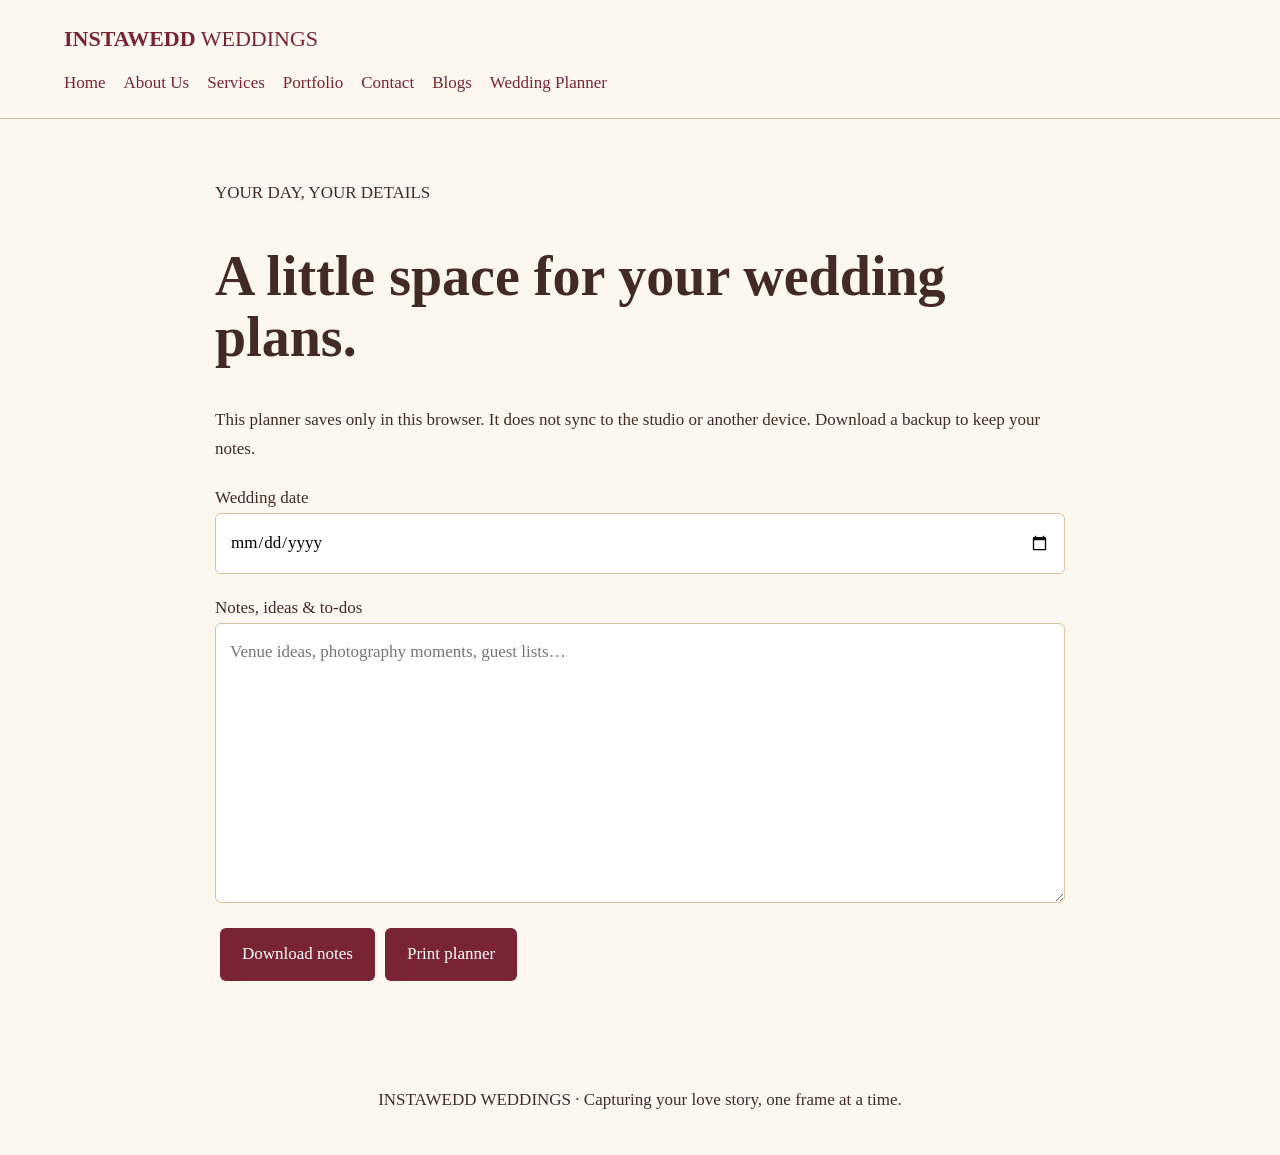
<file: journal.html>
<!doctype html><html lang="en"><head><meta charset="utf-8"><meta name="viewport" content="width=device-width,initial-scale=1"><title>Wedding Planner — InstaWedd</title><style>body{margin:0;background:#fcf8f0;color:#412b24;font:17px/1.7 Georgia,serif}nav{padding:20px 5%;border-bottom:1px solid #d8c3a0}nav>a{font-size:22px;white-space:nowrap}nav div{display:flex;flex-wrap:wrap;gap:18px;margin-top:12px}a{color:#792432;text-decoration:none}main{max-width:850px;margin:60px auto;padding:0 24px}h1{font-size:clamp(32px,6vw,56px);line-height:1.1}label{display:block;margin:20px 0}input,textarea{display:block;width:100%;box-sizing:border-box;padding:14px;border:1px solid #d8c3a0;background:white;border-radius:6px;font:inherit}textarea{min-height:280px}button{background:#792432;color:white;border:0;padding:12px 22px;border-radius:6px;font:inherit;cursor:pointer;margin:5px}footer{padding:40px;text-align:center}@media print{nav,button,footer,.notice{display:none}}</style></head><body><nav><a href="index.html#home"><b>INSTAWEDD</b> WEDDINGS</a><div><a href="index.html#home">Home</a><a href="about.html">About Us</a><a href="services.html">Services</a><a href="index.html#portfolio">Portfolio</a><a href="index.html#contact">Contact</a><a href="blogs.html">Blogs</a><a href="journal.html">Wedding Planner</a></div></nav><main><p>YOUR DAY, YOUR DETAILS</p><h1>A little space for your wedding plans.</h1><p class="notice">This planner saves only in this browser. It does not sync to the studio or another device. Download a backup to keep your notes.</p><label>Wedding date<input type="date" id="date"></label><label>Notes, ideas &amp; to-dos<textarea id="notes" placeholder="Venue ideas, photography moments, guest lists…"></textarea></label><button id="download">Download notes</button><button onclick="window.print()">Print planner</button><p id="status" role="status"></p></main><footer>INSTAWEDD WEDDINGS · Capturing your love story, one frame at a time.</footer><script>const date=document.getElementById('date'),notes=document.getElementById('notes'),status=document.getElementById('status');try{const saved=JSON.parse(localStorage.getItem('iw-static-planner')||'{}');date.value=saved.date||'';notes.value=saved.notes||''}catch{}for(const input of [date,notes])input.addEventListener('input',()=>{try{localStorage.setItem('iw-static-planner',JSON.stringify({date:date.value,notes:notes.value}));status.textContent='Saved in this browser.'}catch{status.textContent='Browser storage unavailable. Download your notes before leaving.'}});document.getElementById('download').onclick=()=>{const url=URL.createObjectURL(new Blob(['INSTAWEDD WEDDING PLANNER\nDate: '+date.value+'\n\n'+notes.value],{type:'text/plain'}));const a=document.createElement('a');a.href=url;a.download='my-wedding-notes.txt';a.click();setTimeout(()=>URL.revokeObjectURL(url),1000)}</script></body></html>
</file>
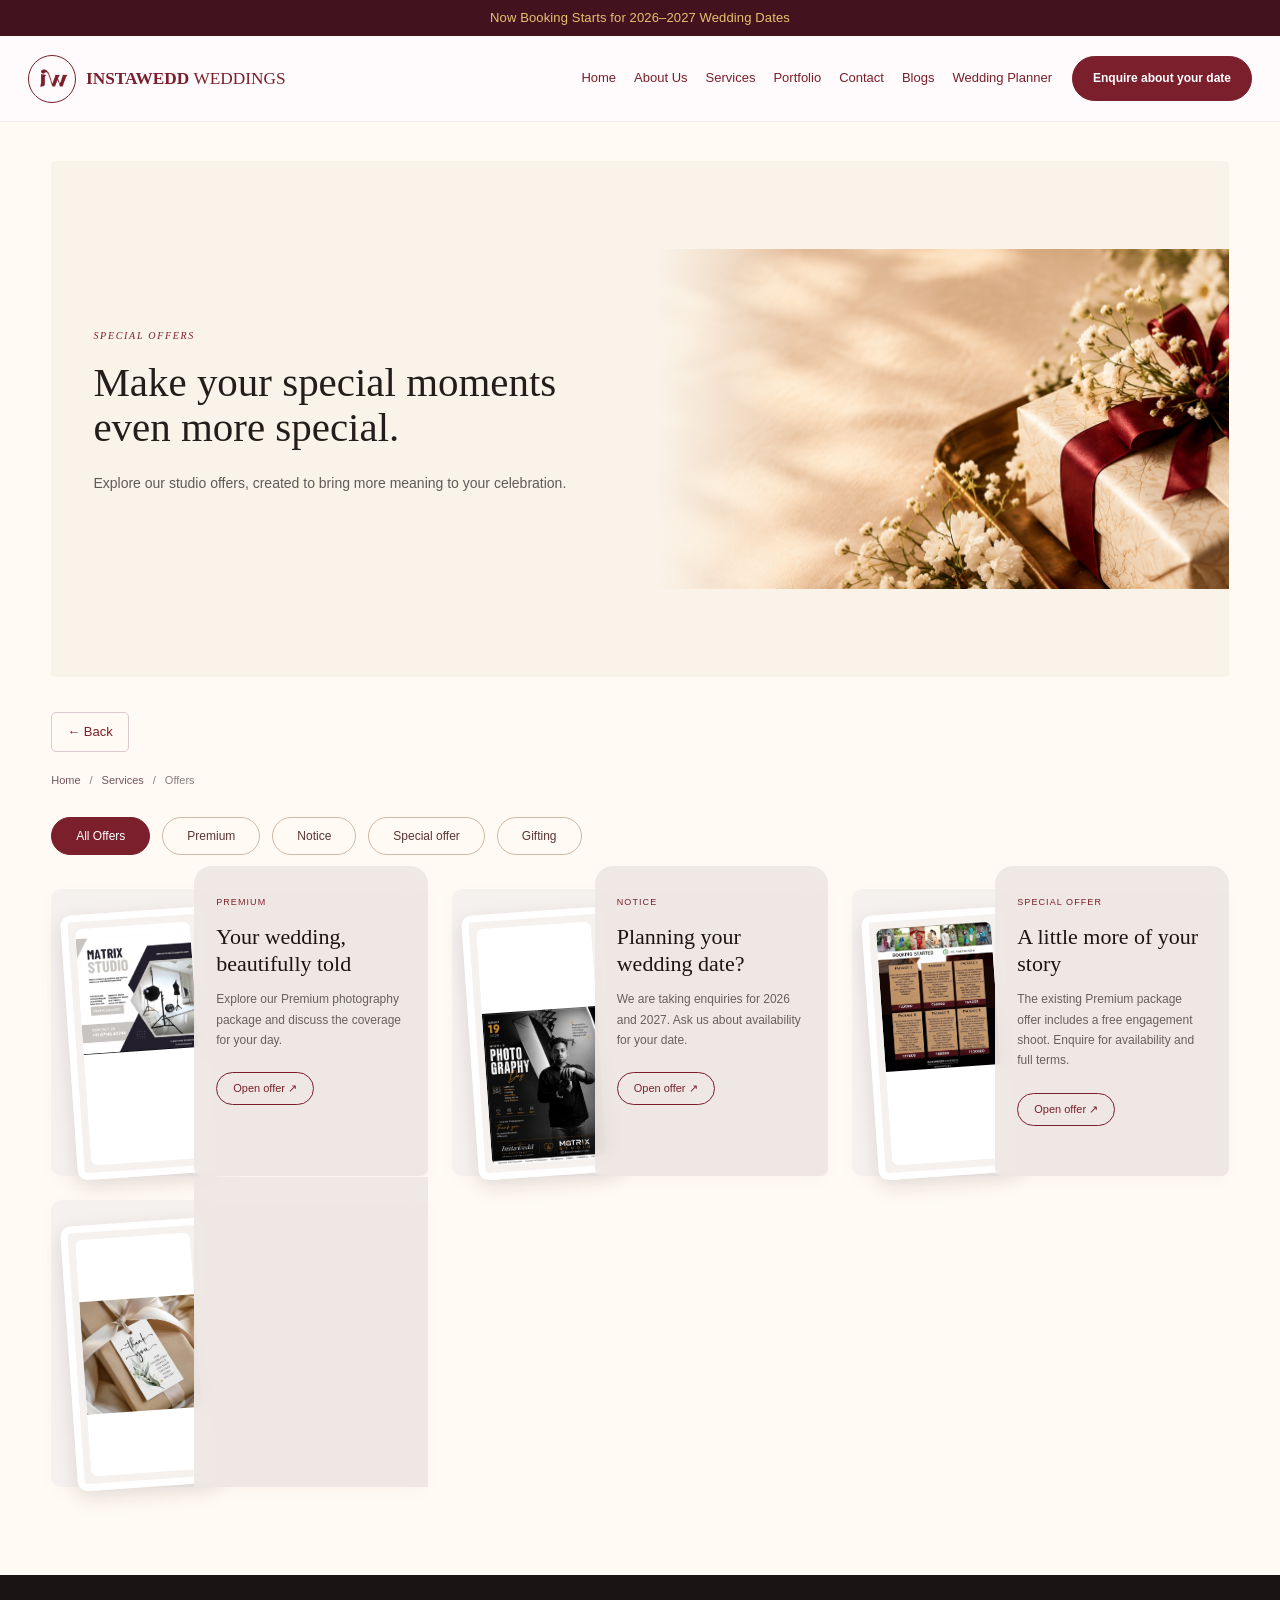
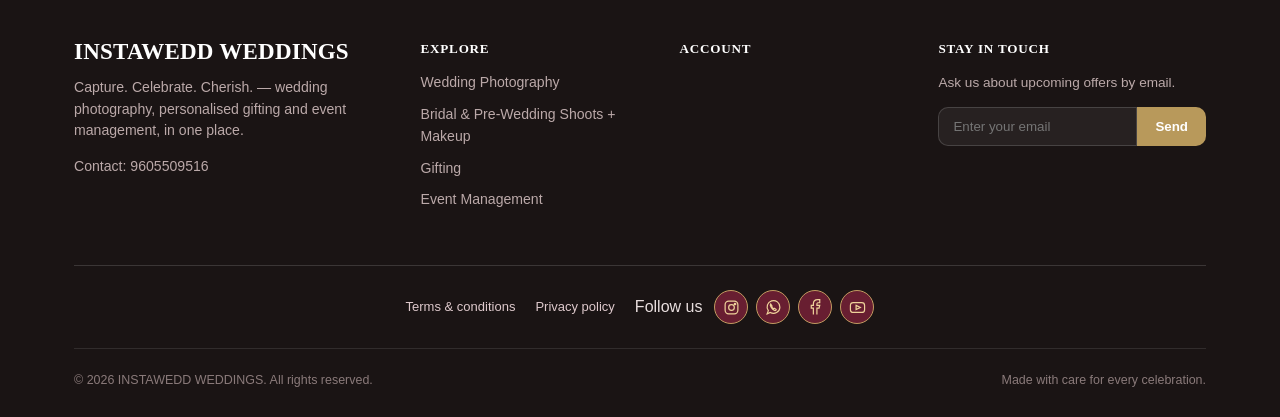
<file: offers.html>
<!doctype html><html lang="en"><head><meta charset="utf-8"><meta name="viewport" content="width=device-width,initial-scale=1"><title>Offers · InstaWedd</title><link rel="stylesheet" href="assets/styles-account-v8.css">
<link rel="stylesheet" href="assets/brand-oct7.css">
<link rel="stylesheet" href="assets/refinement-oct9.css?v=3">
<link rel="stylesheet" href="assets/static.css">
</head><body data-portal="offers" class="collection-theme"><div class="topbar portal-announcement" data-announcement>Now Booking 2026–2027 Wedding Dates</div><header class="site-header"><div class="nav-row"><a class="logo" href="index.html#home"><span class="iw-logo-mark" aria-hidden="true"></span><span class="iw-wordmark"><b>INSTAWEDD</b> <span>WEDDINGS</span></span></a><nav class="links main-links" aria-label="Main navigation"><a href="index.html#home">Home</a><a href="about.html">About Us</a><a href="services.html">Services</a><a href="index.html#portfolio">Portfolio</a><a href="index.html#contact">Contact</a><a href="blogs.html">Blogs</a><a href="journal.html">Wedding Planner</a></nav><div class="nav-actions"><div class="account-wrap"><button class="icon-btn portal-person" aria-label="Account menu" aria-expanded="false"><svg viewBox="0 0 24 24" width="22" height="22" fill="none" stroke="currentColor" stroke-width="1.6"><circle cx="12" cy="8" r="4"/><path d="M4 22c0-10 16-10 16 0"/></svg></button></div><a class="btn small" href="index.html#contact">Enquire about your date</a><button class="portal-mobile-toggle" aria-label="Open navigation" aria-expanded="false">☰</button></div></div></header><main class="portal-main" id="portalMain"><p role="status">Loading…</p></main><footer>
  <div class="container">
    <div class="foot-grid">
      <div>
        <div class="logo" style="color:#fff;margin-bottom:12px;">INSTAWEDD WEDDINGS</div>
        <p style="color:#bba9a9;font-size:.88rem;">Capture. Celebrate. Cherish. — wedding photography, personalised gifting and event management, in one place.</p>
        <p style="color:#bba9a9;font-size:.88rem;">Contact: 9605509516</p>
      </div>
      <div>
        <h4>Explore</h4>
        <ul>
          <li><a href="index.html#photography">Wedding Photography</a></li>
          <li><a href="index.html#bridal">Bridal &amp; Pre-Wedding Shoots + Makeup</a></li>
          <li><a href="index.html#gifting">Gifting</a></li>
          <li><a href="index.html#events">Event Management</a></li>
        </ul>
      </div>
      <div>
        <h4>Account</h4>
        <ul>
          <li><a href="#" class="requires-auth">My Enquiries</a></li>
          <li><a href="#" class="requires-auth">Gifting Requests</a></li>
          <li><a href="#" class="requires-auth">Wedding Journal</a></li>
          <li><a href="#" class="requires-auth">Saved / Wishlist</a></li>
        </ul>
      </div>
      <div>
        <h4>Stay in touch</h4>
        <p style="color:#bba9a9;font-size:.85rem;">Ask us about upcoming offers by email.</p>
        <!-- FIX: newsletter now has working submit with validation + toast feedback -->
        <div class="newsletter" id="newsletterForm">
          <input type="text" id="newsletterEmail" placeholder="Enter your email" aria-label="Email" />
          <button type="button" id="newsletterBtn">Send</button>
        </div>
      </div>
    </div>
    <div class="footer-extras"><a href="terms.html">Terms & conditions</a><a href="privacy.html">Privacy policy</a><div class="footer-follow"><span>Follow us</span><div class="portal-socials" data-socials></div></div></div><div class="foot-bottom">
      <span>© 2026 INSTAWEDD WEDDINGS. All rights reserved.</span>
      <span>Made with care for every celebration.</span>
    </div>
  </div>
</footer><script src="assets/storage.js"></script><script src="assets/public-content.js"></script><script src="assets/static-api.js"></script><script src="assets/portal.js?v=3"></script><script src="assets/collection.js"></script><script src="assets/refinement-v5.js"></script><script src="assets/static-ui.js"></script>
</body></html>
</file>
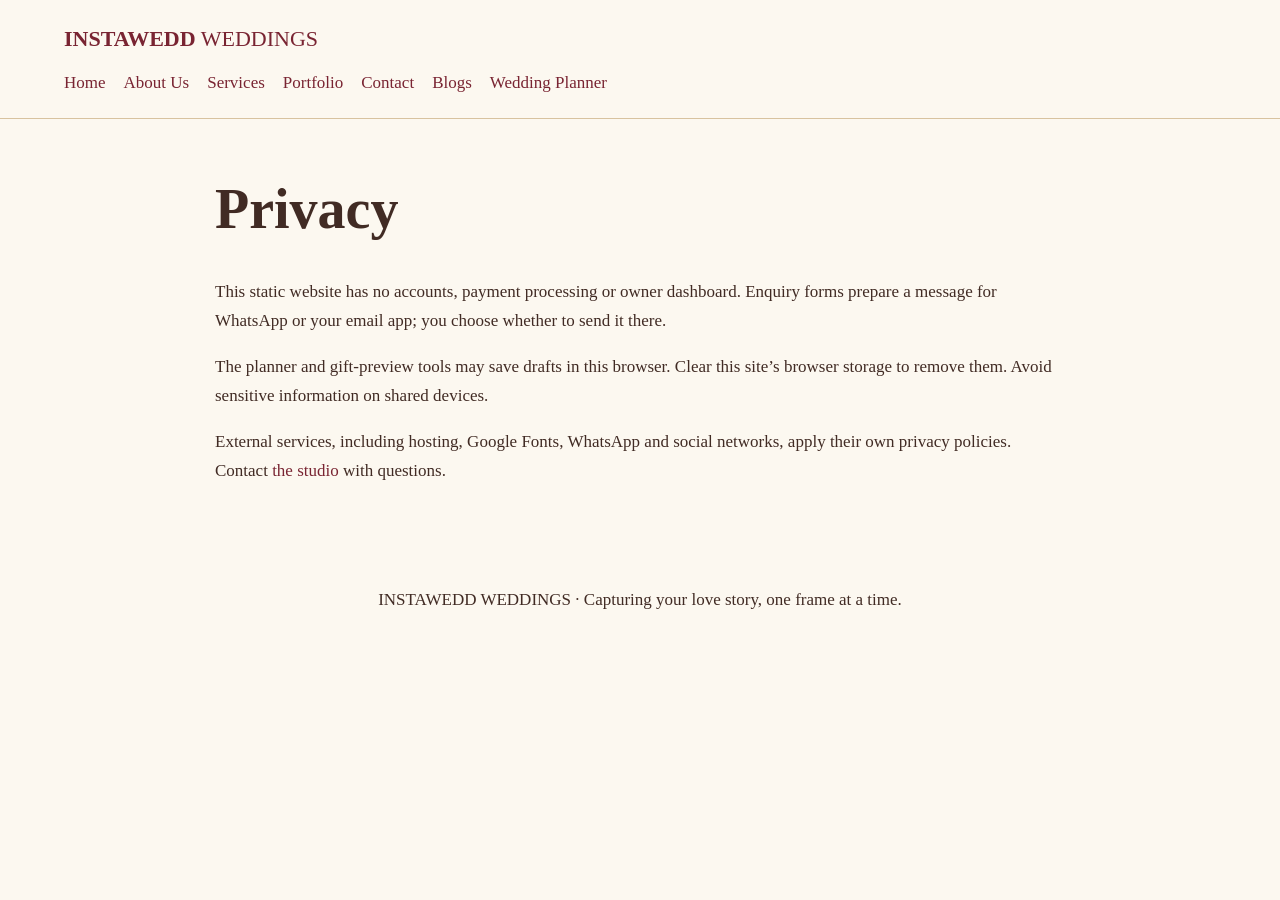
<file: privacy.html>
<!doctype html><html lang="en"><head><meta charset="utf-8"><meta name="viewport" content="width=device-width,initial-scale=1"><title>Privacy — InstaWedd</title><style>body{margin:0;background:#fcf8f0;color:#412b24;font:17px/1.7 Georgia,serif}nav{padding:20px 5%;border-bottom:1px solid #d8c3a0}nav>a{font-size:22px;white-space:nowrap}nav div{display:flex;flex-wrap:wrap;gap:18px;margin-top:12px}a{color:#792432;text-decoration:none}main{max-width:850px;margin:60px auto;padding:0 24px}h1{font-size:clamp(32px,6vw,56px);line-height:1.1}label{display:block;margin:20px 0}input,textarea{display:block;width:100%;box-sizing:border-box;padding:14px;border:1px solid #d8c3a0;background:white;border-radius:6px;font:inherit}textarea{min-height:280px}button{background:#792432;color:white;border:0;padding:12px 22px;border-radius:6px;font:inherit;cursor:pointer;margin:5px}footer{padding:40px;text-align:center}@media print{nav,button,footer,.notice{display:none}}</style></head><body><nav><a href="index.html#home"><b>INSTAWEDD</b> WEDDINGS</a><div><a href="index.html#home">Home</a><a href="about.html">About Us</a><a href="services.html">Services</a><a href="index.html#portfolio">Portfolio</a><a href="index.html#contact">Contact</a><a href="blogs.html">Blogs</a><a href="journal.html">Wedding Planner</a></div></nav><main><h1>Privacy</h1><p>This static website has no accounts, payment processing or owner dashboard. Enquiry forms prepare a message for WhatsApp or your email app; you choose whether to send it there.</p><p>The planner and gift-preview tools may save drafts in this browser. Clear this site’s browser storage to remove them. Avoid sensitive information on shared devices.</p><p>External services, including hosting, Google Fonts, WhatsApp and social networks, apply their own privacy policies. Contact <a href="mailto:instaweddweddingphotography@gmail.com">the studio</a> with questions.</p></main><footer>INSTAWEDD WEDDINGS · Capturing your love story, one frame at a time.</footer></body></html>
</file>
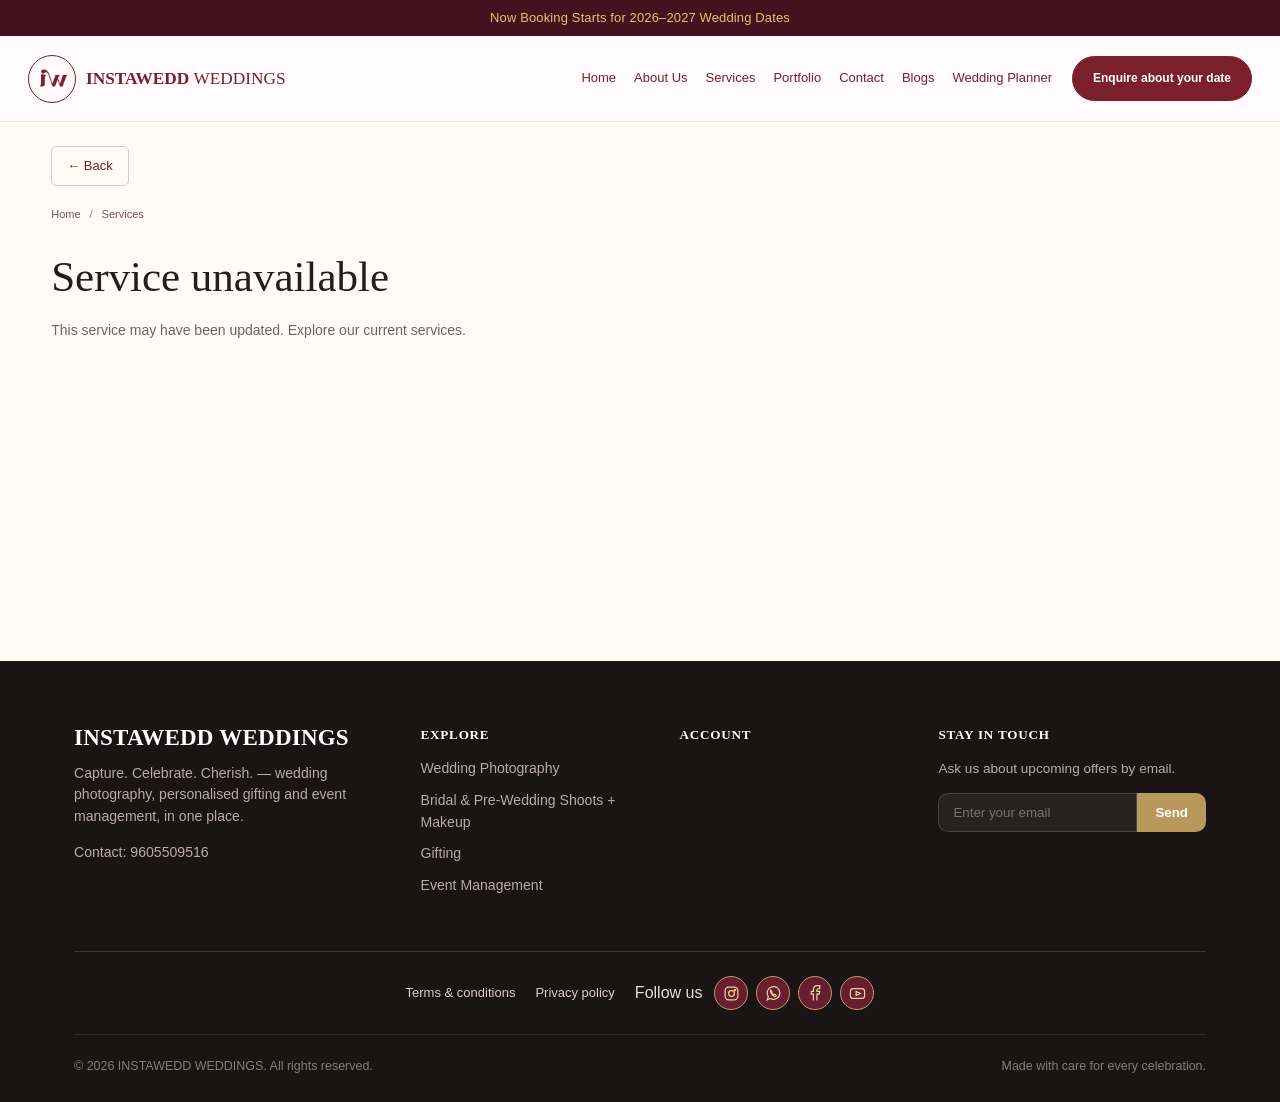
<file: service.html>
<!doctype html><html lang="en"><head><meta charset="utf-8"><meta name="viewport" content="width=device-width,initial-scale=1"><title>Your celebration · InstaWedd</title><link rel="stylesheet" href="assets/styles-account-v8.css">
<link rel="stylesheet" href="assets/brand-oct7.css">
<link rel="stylesheet" href="assets/refinement-oct9.css?v=3">
<link rel="stylesheet" href="assets/static.css">
</head><body data-portal="service" class="collection-theme"><div class="topbar portal-announcement" data-announcement>Now Booking 2026–2027 Wedding Dates</div><header class="site-header"><div class="nav-row"><a class="logo" href="index.html#home"><span class="iw-logo-mark" aria-hidden="true"></span><span class="iw-wordmark"><b>INSTAWEDD</b> <span>WEDDINGS</span></span></a><nav class="links main-links" aria-label="Main navigation"><a href="index.html#home">Home</a><a href="about.html">About Us</a><a href="services.html">Services</a><a href="index.html#portfolio">Portfolio</a><a href="index.html#contact">Contact</a><a href="blogs.html">Blogs</a><a href="journal.html">Wedding Planner</a></nav><div class="nav-actions"><div class="account-wrap"><button class="icon-btn portal-person" aria-label="Account menu" aria-expanded="false"><svg viewBox="0 0 24 24" width="22" height="22" fill="none" stroke="currentColor" stroke-width="1.6"><circle cx="12" cy="8" r="4"/><path d="M4 22c0-10 16-10 16 0"/></svg></button></div><a class="btn small" href="index.html#contact">Enquire about your date</a><button class="portal-mobile-toggle" aria-label="Open navigation" aria-expanded="false">☰</button></div></div></header><main class="portal-main" id="portalMain"><p role="status">Loading…</p></main><footer>
  <div class="container">
    <div class="foot-grid">
      <div>
        <div class="logo" style="color:#fff;margin-bottom:12px;">INSTAWEDD WEDDINGS</div>
        <p style="color:#bba9a9;font-size:.88rem;">Capture. Celebrate. Cherish. — wedding photography, personalised gifting and event management, in one place.</p>
        <p style="color:#bba9a9;font-size:.88rem;">Contact: 9605509516</p>
      </div>
      <div>
        <h4>Explore</h4>
        <ul>
          <li><a href="index.html#photography">Wedding Photography</a></li>
          <li><a href="index.html#bridal">Bridal &amp; Pre-Wedding Shoots + Makeup</a></li>
          <li><a href="index.html#gifting">Gifting</a></li>
          <li><a href="index.html#events">Event Management</a></li>
        </ul>
      </div>
      <div>
        <h4>Account</h4>
        <ul>
          <li><a href="#" class="requires-auth">My Enquiries</a></li>
          <li><a href="#" class="requires-auth">Gifting Requests</a></li>
          <li><a href="#" class="requires-auth">Wedding Journal</a></li>
          <li><a href="#" class="requires-auth">Saved / Wishlist</a></li>
        </ul>
      </div>
      <div>
        <h4>Stay in touch</h4>
        <p style="color:#bba9a9;font-size:.85rem;">Ask us about upcoming offers by email.</p>
        <!-- FIX: newsletter now has working submit with validation + toast feedback -->
        <div class="newsletter" id="newsletterForm">
          <input type="text" id="newsletterEmail" placeholder="Enter your email" aria-label="Email" />
          <button type="button" id="newsletterBtn">Send</button>
        </div>
      </div>
    </div>
    <div class="footer-extras"><a href="terms.html">Terms & conditions</a><a href="privacy.html">Privacy policy</a><div class="footer-follow"><span>Follow us</span><div class="portal-socials" data-socials></div></div></div><div class="foot-bottom">
      <span>© 2026 INSTAWEDD WEDDINGS. All rights reserved.</span>
      <span>Made with care for every celebration.</span>
    </div>
  </div>
</footer><script src="assets/storage.js"></script><script src="assets/public-content.js"></script><script src="assets/static-api.js"></script><script src="assets/portal.js?v=3"></script><script src="assets/collection.js"></script><script src="assets/refinement-v5.js"></script><script src="assets/section-photos.js"></script><script src="assets/static-ui.js"></script>
</body></html>
</file>
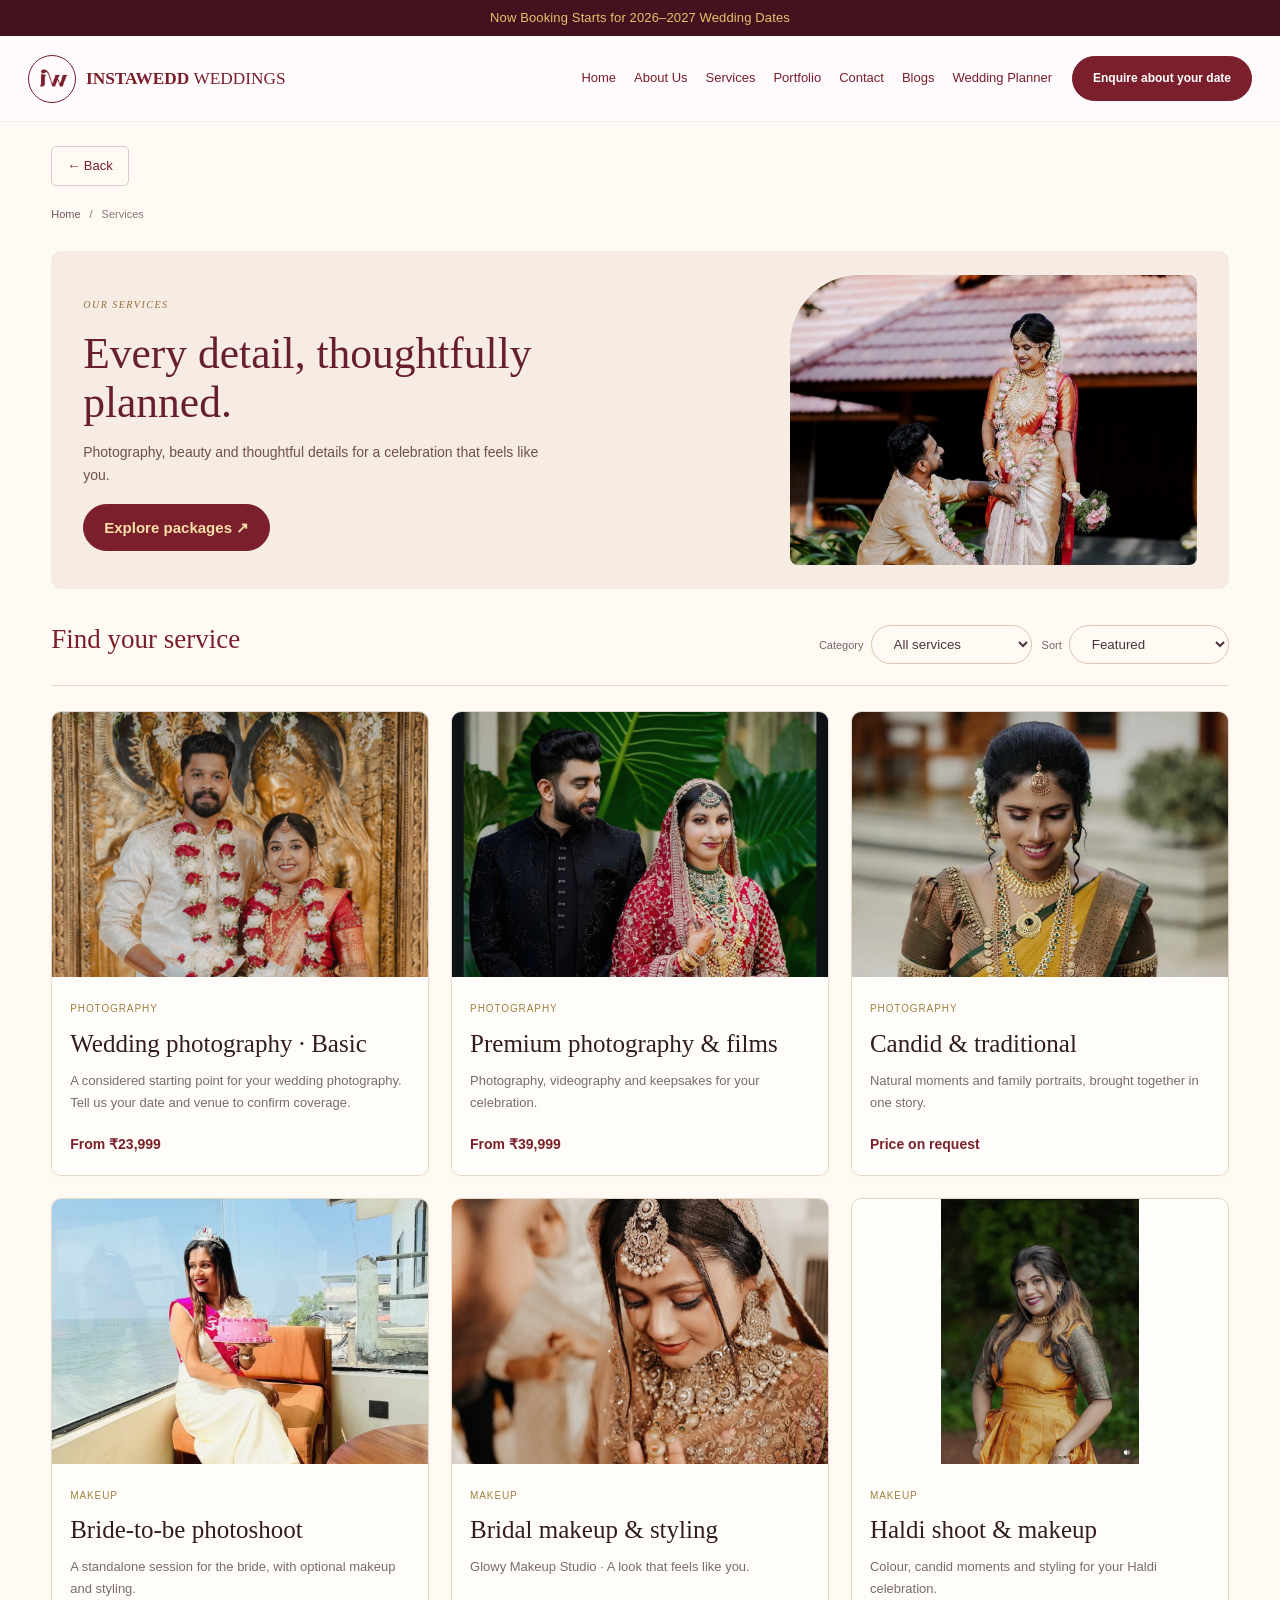
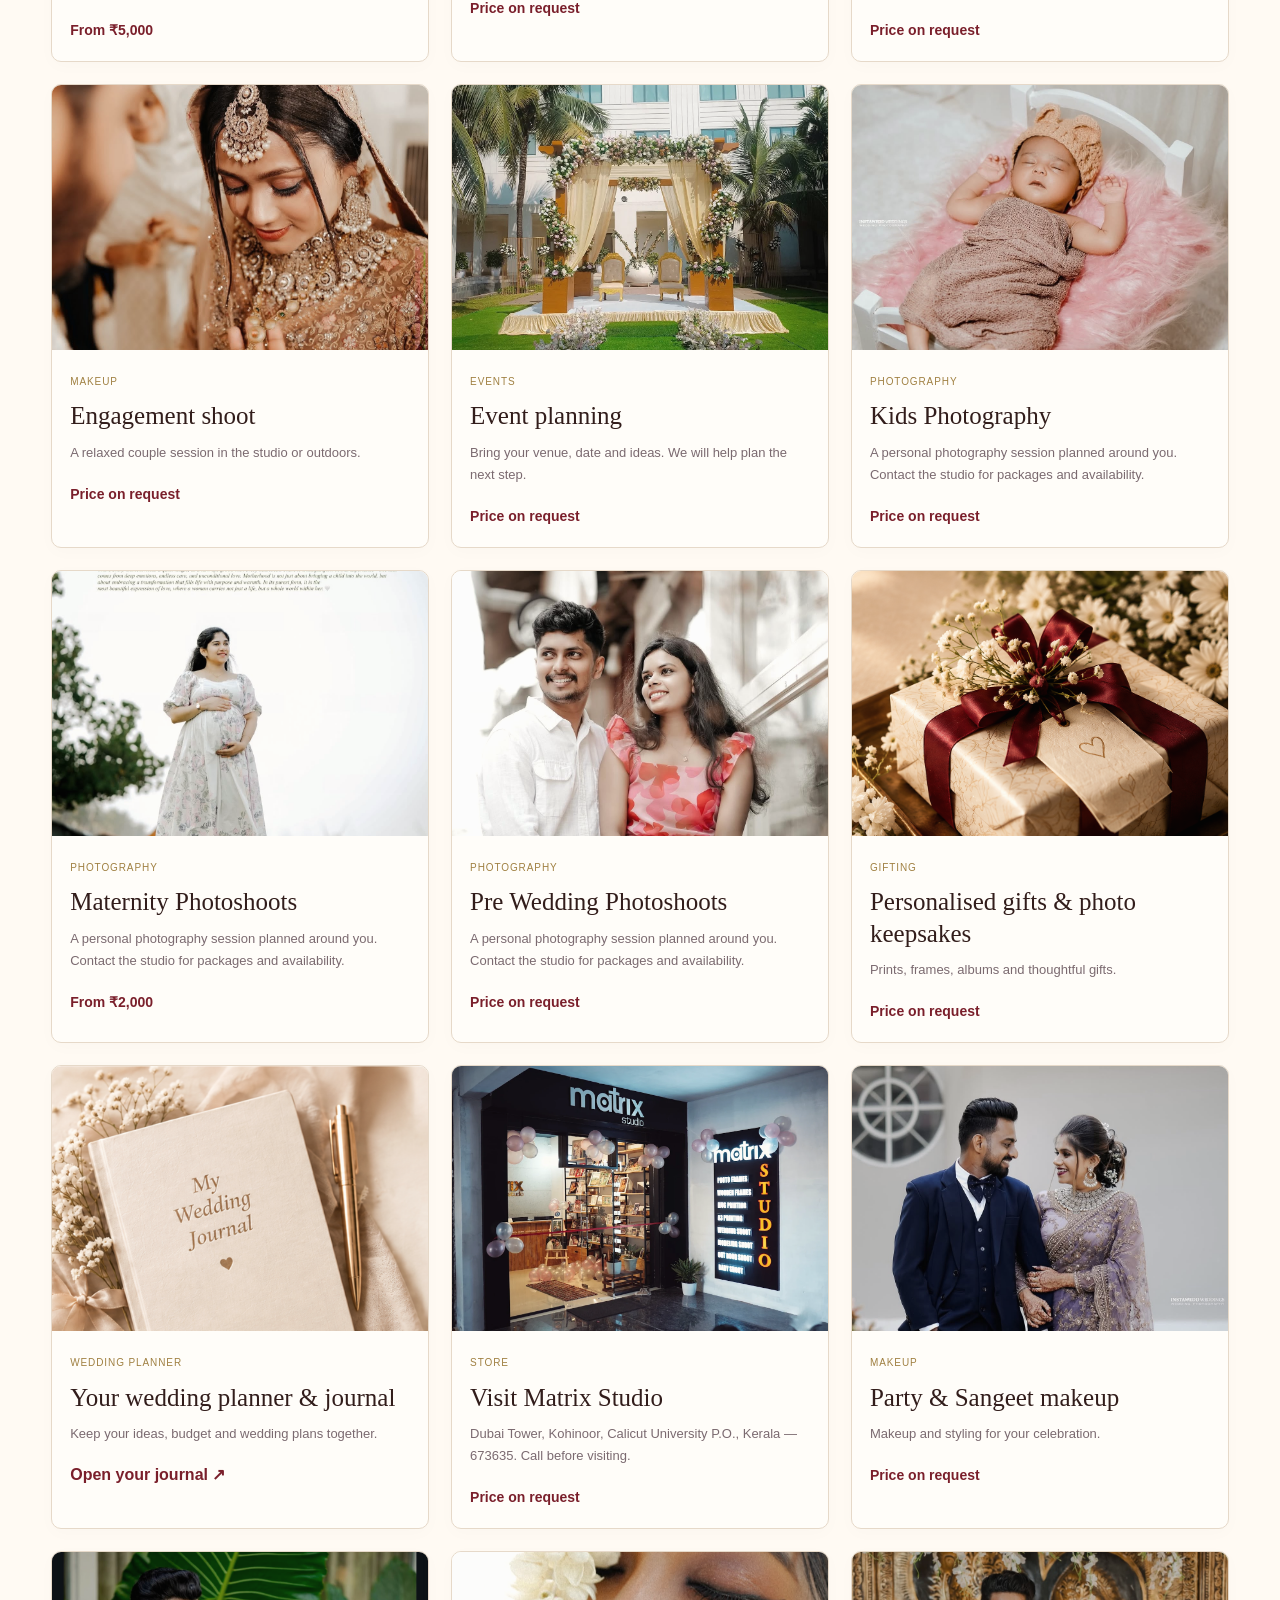
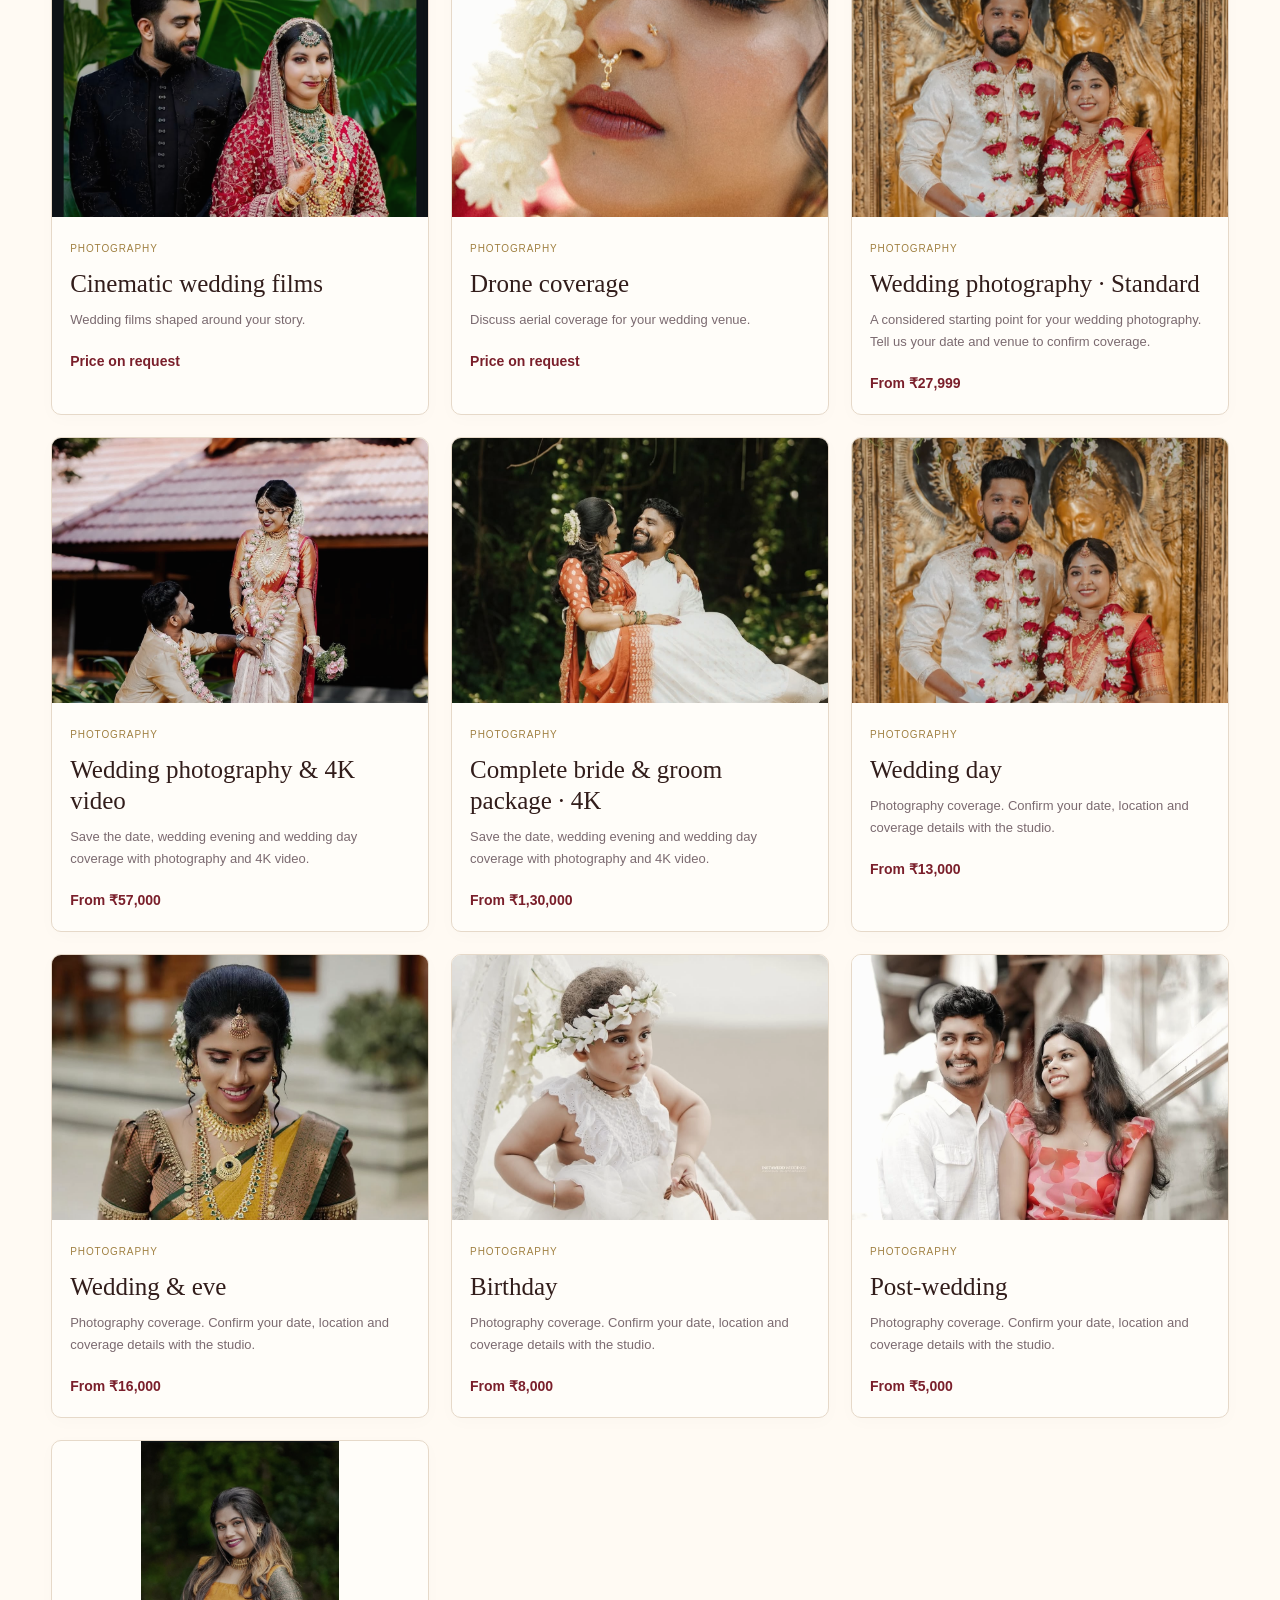
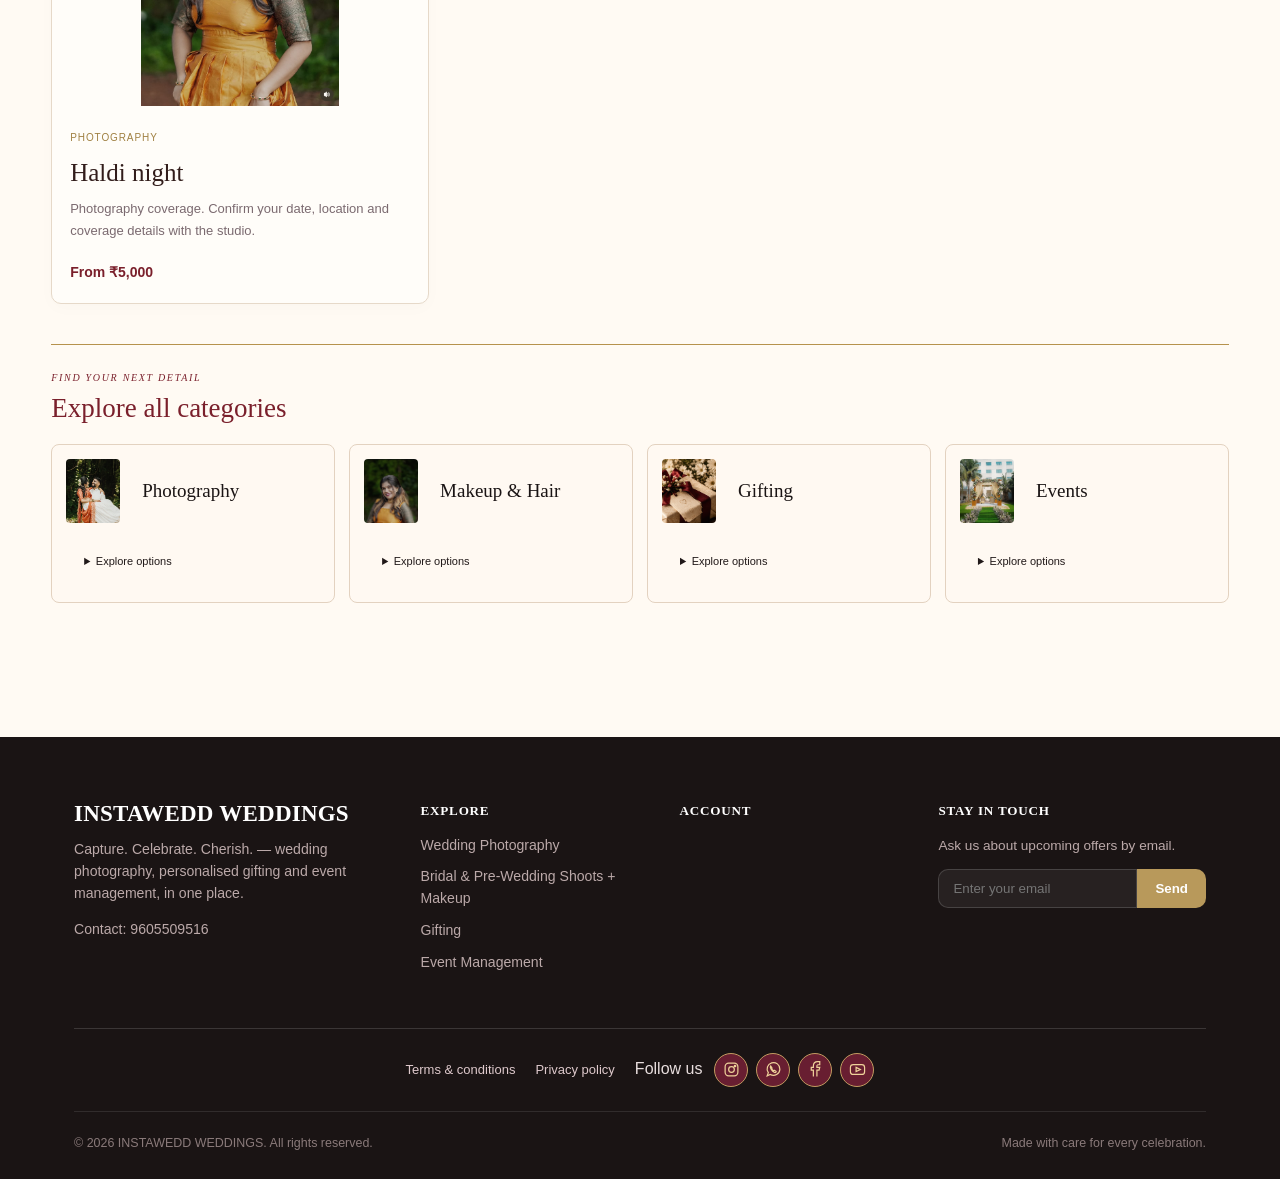
<file: services.html>
<!doctype html><html lang="en"><head><meta charset="utf-8"><meta name="viewport" content="width=device-width,initial-scale=1"><title>Explore our services · InstaWedd</title><link rel="stylesheet" href="assets/styles-account-v8.css">
<link rel="stylesheet" href="assets/brand-oct7.css">
<link rel="stylesheet" href="assets/refinement-oct9.css?v=3">
<link rel="stylesheet" href="assets/static.css">
</head><body data-portal="services" class="collection-theme"><div class="topbar portal-announcement" data-announcement>Now Booking 2026–2027 Wedding Dates</div><header class="site-header"><div class="nav-row"><a class="logo" href="index.html#home"><span class="iw-logo-mark" aria-hidden="true"></span><span class="iw-wordmark"><b>INSTAWEDD</b> <span>WEDDINGS</span></span></a><nav class="links main-links" aria-label="Main navigation"><a href="index.html#home">Home</a><a href="about.html">About Us</a><a href="services.html">Services</a><a href="index.html#portfolio">Portfolio</a><a href="index.html#contact">Contact</a><a href="blogs.html">Blogs</a><a href="journal.html">Wedding Planner</a></nav><div class="nav-actions"><div class="account-wrap"><button class="icon-btn portal-person" aria-label="Account menu" aria-expanded="false"><svg viewBox="0 0 24 24" width="22" height="22" fill="none" stroke="currentColor" stroke-width="1.6"><circle cx="12" cy="8" r="4"/><path d="M4 22c0-10 16-10 16 0"/></svg></button></div><a class="btn small" href="index.html#contact">Enquire about your date</a><button class="portal-mobile-toggle" aria-label="Open navigation" aria-expanded="false">☰</button></div></div></header><main class="portal-main" id="portalMain"><p role="status">Loading…</p></main><footer>
  <div class="container">
    <div class="foot-grid">
      <div>
        <div class="logo" style="color:#fff;margin-bottom:12px;">INSTAWEDD WEDDINGS</div>
        <p style="color:#bba9a9;font-size:.88rem;">Capture. Celebrate. Cherish. — wedding photography, personalised gifting and event management, in one place.</p>
        <p style="color:#bba9a9;font-size:.88rem;">Contact: 9605509516</p>
      </div>
      <div>
        <h4>Explore</h4>
        <ul>
          <li><a href="index.html#photography">Wedding Photography</a></li>
          <li><a href="index.html#bridal">Bridal &amp; Pre-Wedding Shoots + Makeup</a></li>
          <li><a href="index.html#gifting">Gifting</a></li>
          <li><a href="index.html#events">Event Management</a></li>
        </ul>
      </div>
      <div>
        <h4>Account</h4>
        <ul>
          <li><a href="#" class="requires-auth">My Enquiries</a></li>
          <li><a href="#" class="requires-auth">Gifting Requests</a></li>
          <li><a href="#" class="requires-auth">Wedding Journal</a></li>
          <li><a href="#" class="requires-auth">Saved / Wishlist</a></li>
        </ul>
      </div>
      <div>
        <h4>Stay in touch</h4>
        <p style="color:#bba9a9;font-size:.85rem;">Ask us about upcoming offers by email.</p>
        <!-- FIX: newsletter now has working submit with validation + toast feedback -->
        <div class="newsletter" id="newsletterForm">
          <input type="text" id="newsletterEmail" placeholder="Enter your email" aria-label="Email" />
          <button type="button" id="newsletterBtn">Send</button>
        </div>
      </div>
    </div>
    <div class="footer-extras"><a href="terms.html">Terms & conditions</a><a href="privacy.html">Privacy policy</a><div class="footer-follow"><span>Follow us</span><div class="portal-socials" data-socials></div></div></div><div class="foot-bottom">
      <span>© 2026 INSTAWEDD WEDDINGS. All rights reserved.</span>
      <span>Made with care for every celebration.</span>
    </div>
  </div>
</footer><script src="assets/storage.js"></script><script src="assets/public-content.js"></script><script src="assets/static-api.js"></script><script src="assets/portal.js?v=3"></script><script src="assets/collection.js"></script><script src="assets/refinement-v5.js"></script><script src="assets/section-photos.js"></script><script src="assets/static-ui.js"></script>
</body></html>
</file>
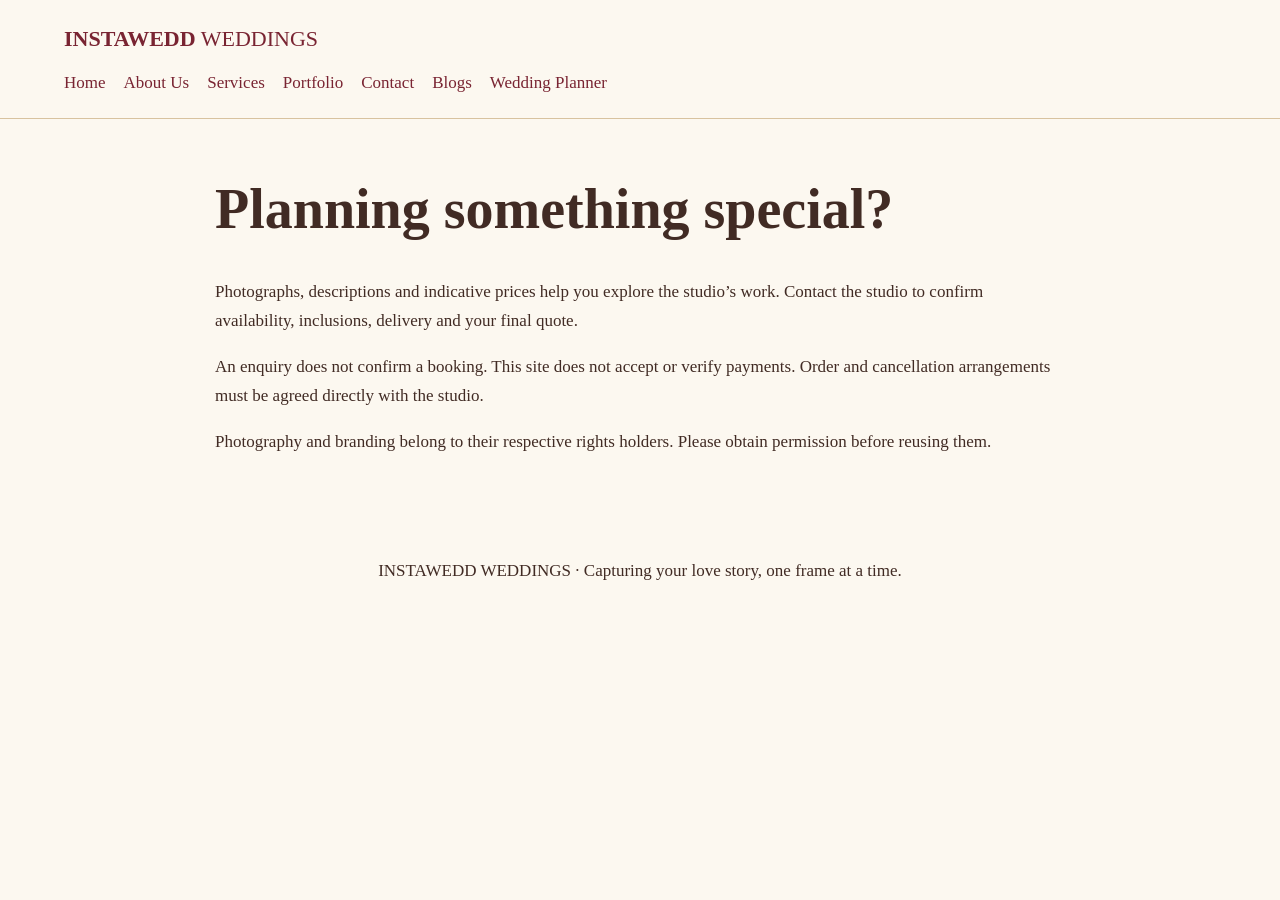
<file: terms.html>
<!doctype html><html lang="en"><head><meta charset="utf-8"><meta name="viewport" content="width=device-width,initial-scale=1"><title>Terms — InstaWedd</title><style>body{margin:0;background:#fcf8f0;color:#412b24;font:17px/1.7 Georgia,serif}nav{padding:20px 5%;border-bottom:1px solid #d8c3a0}nav>a{font-size:22px;white-space:nowrap}nav div{display:flex;flex-wrap:wrap;gap:18px;margin-top:12px}a{color:#792432;text-decoration:none}main{max-width:850px;margin:60px auto;padding:0 24px}h1{font-size:clamp(32px,6vw,56px);line-height:1.1}label{display:block;margin:20px 0}input,textarea{display:block;width:100%;box-sizing:border-box;padding:14px;border:1px solid #d8c3a0;background:white;border-radius:6px;font:inherit}textarea{min-height:280px}button{background:#792432;color:white;border:0;padding:12px 22px;border-radius:6px;font:inherit;cursor:pointer;margin:5px}footer{padding:40px;text-align:center}@media print{nav,button,footer,.notice{display:none}}</style></head><body><nav><a href="index.html#home"><b>INSTAWEDD</b> WEDDINGS</a><div><a href="index.html#home">Home</a><a href="about.html">About Us</a><a href="services.html">Services</a><a href="index.html#portfolio">Portfolio</a><a href="index.html#contact">Contact</a><a href="blogs.html">Blogs</a><a href="journal.html">Wedding Planner</a></div></nav><main><h1>Planning something special?</h1><p>Photographs, descriptions and indicative prices help you explore the studio’s work. Contact the studio to confirm availability, inclusions, delivery and your final quote.</p><p>An enquiry does not confirm a booking. This site does not accept or verify payments. Order and cancellation arrangements must be agreed directly with the studio.</p><p>Photography and branding belong to their respective rights holders. Please obtain permission before reusing them.</p></main><footer>INSTAWEDD WEDDINGS · Capturing your love story, one frame at a time.</footer></body></html>
</file>
<file: assets/styles-home-v8.css>
/* Current production styles. Edit this file for this page family. */

  :root{
    --maroon:#7A1F2B;
    --maroon-2:#9C3547;
    --maroon-deep:#3E1017;
    --white:#FFFFFF;
    --ink:#1A1414;
    --surface:#FAF6F5;
    --gold:#C9A24B;
    --ring: rgba(122,31,43,.35);
    --shadow: 0 10px 30px rgba(26,20,20,.10);
    --shadow-sm: 0 4px 14px rgba(26,20,20,.08);
  }
  *{box-sizing:border-box;}
  html{scroll-behavior:smooth;}
  body{
    margin:0; background:var(--surface); color:var(--ink);
    font-family:'Inter',sans-serif; line-height:1.55; -webkit-font-smoothing:antialiased;
  }
  h1,h2,h3,h4{ font-family:'Playfair Display', serif; margin:0 0 .4em; font-weight:600; color:var(--ink); }
  .script{ font-family:'Cormorant Garamond', serif; font-style:italic; color:var(--gold); }
  p{ margin:0 0 1em; color:#4a3f3f; max-width:62ch;}
  a{ color:inherit; text-decoration:none; }
  img{ max-width:100%; display:block; }
  .container{ max-width:1180px; margin:0 auto; padding:0 24px; }
  section{ padding:88px 0; }
  @media(max-width:720px){ section{ padding:56px 0; } }
  .eyebrow{ color:var(--maroon-2); margin-bottom:.6em; font-family:'Cormorant Garamond',serif; font-style:italic; font-size:1.15rem;}
  .btn{
    display:inline-flex; align-items:center; gap:8px; padding:13px 26px; border-radius:999px;
    background:var(--maroon); color:#fff; font-weight:600; font-size:.94rem; border:1px solid var(--maroon);
    cursor:pointer; transition:background .18s ease, transform .12s ease; font-family:'Inter',sans-serif;
  }
  .btn:hover{ background:var(--maroon-2); border-color:var(--maroon-2); }
  .btn:active{ transform:scale(.98); }
  .btn.ghost{ background:transparent; color:var(--maroon); border:1.5px solid var(--maroon); }
  .btn.ghost:hover{ background:var(--maroon); color:#fff; }
  .cta-band .btn.ghost:hover{ background:#000; color:#fff; border-color:#000; }
  .cta-band .btn.ghost:hover svg,
  .cta-band .instagram-btn:hover svg{ stroke:#fff; }
  .cta-band .instagram-btn:hover .instagram-handle{
    background:none; -webkit-background-clip:initial; background-clip:initial; color:#fff;
  }
  .call-btn{ position:relative; overflow:hidden; transition:background .2s ease, color .2s ease, transform .2s ease, box-shadow .2s ease; }
  .call-btn svg{ width:18px; height:18px; transition:transform .25s ease; }
  .call-btn::after{ content:"✦"; position:absolute; top:-8px; right:10px; color:var(--gold); font-size:.72rem; opacity:0; transform:scale(.5) rotate(-20deg); transition:opacity .2s ease, transform .2s ease; }
  .call-btn:hover{ transform:translateY(-3px) rotate(-1deg); box-shadow:0 9px 18px rgba(122,31,43,.25); }
  .call-btn:hover svg{ transform:rotate(-18deg) scale(1.15); }
  .call-btn:hover::after{ opacity:1; transform:scale(1) rotate(12deg); }
  .btn.small{ padding:9px 18px; font-size:.82rem; }
  .btn:focus-visible, a:focus-visible, button:focus-visible, input:focus-visible, select:focus-visible{
    outline:3px solid var(--ring); outline-offset:2px;
  }

  .divider{ display:flex; align-items:center; justify-content:center; gap:14px; margin:0 0 40px; color:var(--gold); }
  .divider::before,.divider::after{ content:""; height:1px; width:64px; background:var(--gold); opacity:.55; }
  .divider svg{ width:22px; height:22px; }

  /* topbar */
  .topbar{
    background:var(--maroon-deep); color:#f3e6e6; text-align:center;
    font-size:.82rem; padding:9px 16px; letter-spacing:.01em;
  }
  .topbar strong{ color:var(--gold); font-weight:600; }

  /* header */
  header{
    position:sticky; top:0; z-index:60; background:rgba(250,246,245,.94); backdrop-filter:blur(8px);
    border-bottom:1px solid rgba(122,31,43,.10);
  }
  .nav-row{ display:flex; align-items:center; justify-content:space-between; padding:16px 24px; max-width:1180px; margin:0 auto; }
  .logo{ font-family:'Playfair Display',serif; font-weight:700; font-size:1.4rem; color:var(--maroon); letter-spacing:.01em; display:flex; flex-direction:column; align-items:flex-start; gap:0; white-space:nowrap; }
  .logo .tag{ font-family:'Cormorant Garamond',serif; font-style:italic; font-size:.86rem; color:var(--gold); font-weight:700; white-space:nowrap; }
  nav.links{ display:flex; gap:30px; font-size:.92rem; font-weight:500; }
  nav.links a{ position:relative; padding:4px 0; color:var(--ink); }
  nav.links a::after{ content:""; position:absolute; left:0; bottom:-2px; width:0; height:2px; background:var(--gold); transition:width .2s ease; }
  nav.links a:hover::after{ width:100%; }
  .nav-actions{ display:flex; align-items:center; gap:14px; }
  .icon-btn{ width:38px; height:38px; border-radius:50%; display:grid; place-items:center; border:1px solid rgba(122,31,43,.2); color:var(--maroon); background:#fff; cursor:pointer; }
  .menu-toggle{ display:none; background:none; border:none; cursor:pointer; width:42px; height:42px; border-radius:50%; place-items:center; }
  @media (max-width:920px){
    nav.links{ display:none; }
    .menu-toggle{ display:grid; }
  }

  /* mobile drawer */
  .drawer-backdrop{ position:fixed; inset:0; background:rgba(26,20,20,.5); z-index:90; display:none; }
  .drawer-backdrop.open{ display:block; }
  .drawer{
    position:fixed; top:0; right:-100%; width:86%; max-width:360px; height:100%;
    background:#fff; z-index:95; transition:right .28s ease; overflow-y:auto; padding:22px;
  }
  .drawer.open{ right:0; }
  .drawer-top{ display:flex; justify-content:space-between; align-items:center; margin-bottom:10px; }
  .drawer-top button{ background:none; border:none; cursor:pointer; color:var(--maroon); }
  .drawer nav{ display:flex; flex-direction:column; }
  .drawer nav a{ padding:15px 4px; font-size:1.05rem; font-family:'Playfair Display',serif; color:var(--ink); border-bottom:1px solid rgba(122,31,43,.1); }
  .drawer .btn{ width:100%; justify-content:center; margin-top:20px; }

  /* Section heading block */
  .sec-head{ max-width:640px; margin:0 auto 48px; text-align:center; }
  .sec-head h2{ font-size:clamp(1.9rem,3vw,2.5rem); white-space:nowrap; }
  .sec-head p{ margin:0 auto; }

  /* HERO */
  .hero{ position:relative; padding:0; overflow:hidden; }
  .hero-grid{ display:grid; grid-template-columns:1.05fr .95fr; align-items:stretch; min-height:620px; }
  .hero-copy{ display:flex; flex-direction:column; justify-content:center; padding:60px 56px; }
  .hero-copy h1{ font-size:clamp(2.4rem,4.4vw,3.6rem); line-height:1.08; margin-bottom:.35em; }
  .hero-copy .lead{ font-size:1.08rem; max-width:44ch; margin-bottom:1.6em; }
  .hero-cta{ display:flex; gap:14px; flex-wrap:wrap; margin-bottom:2.2em; }
  .hero-stats{ display:flex; gap:36px; padding-top:22px; border-top:1px solid rgba(122,31,43,.14); flex-wrap:wrap; }
  .hero-stats div strong{ display:block; font-family:'Playfair Display',serif; font-size:1.5rem; color:var(--maroon); }
  .hero-stats div span{ font-size:.8rem; color:#7a6d6d; }

  .hero-media{ position:relative; background:none; padding:0; display:block; overflow:hidden; }
  .hero-media img{ width:100%; height:100%; object-fit:cover; }
  .hero-media .caption{ position:absolute; left:24px; bottom:18px; z-index:2; margin:0; color:#ffffff; font-family:'Cormorant Garamond',serif; font-style:italic; font-size:1.2rem; font-weight:500; text-shadow:0 1px 2px rgba(0,0,0,.95), 0 2px 10px rgba(0,0,0,.8); }
  .hv-card{ position:relative; background:#fff; border-radius:16px; padding:16px 18px; box-shadow:0 14px 30px -14px rgba(0,0,0,.4); }
  .hv-card.dark{ background:var(--maroon); color:#fff; }
  .hv-card h4{ font-size:.96rem; margin:0 0 3px; font-family:'Inter',sans-serif; font-weight:700; color:inherit; }
  .hv-card p{ font-size:.8rem; margin:0; opacity:.82; color:inherit; max-width:none; }
  .hv-row{ position:relative; display:flex; gap:12px; }
  .hv-row .hv-card{ flex:1; }
  .hv-photo{
    position:relative; height:130px; border-radius:16px;
    background:linear-gradient(135deg,#C9A24B,#7A1F2B 65%),
      repeating-radial-gradient(circle at 30% 30%, rgba(255,255,255,.14) 0 3px, transparent 3px 12px);
  }
  .hv-photo .cap{ position:absolute; left:16px; bottom:12px; color:#fff; font-family:'Cormorant Garamond',serif; font-style:italic; font-size:1.05rem; }
  @media (max-width:860px){
    .hero-grid{ grid-template-columns:1fr; min-height:auto; }
    .hero-copy{ padding:48px 24px; order:2; }
    .hero-media{ order:1; padding:0; }
  }

  /* Overview / four sections */
  .pillars{ display:grid; grid-template-columns:repeat(4,1fr); gap:20px; }
  @media(max-width:980px){ .pillars{ grid-template-columns:repeat(2,1fr); } }
  @media(max-width:560px){ .pillars{ grid-template-columns:1fr; } }
  .pillar{
    position:relative; isolation:isolate; overflow:visible;
    background:#fff; border:2px solid rgba(122,31,43,.16); border-radius:22px; padding:28px 22px 24px;
    cursor:pointer; transition:transform .22s cubic-bezier(.2,.8,.2,1), box-shadow .22s ease, border-color .22s ease, background .22s ease, color .22s ease;
    box-shadow:0 7px 0 rgba(122,31,43,.08);
  }
  .pillar::after{
    content:"✦"; position:absolute; z-index:2; top:-13px; right:17px; width:31px; height:31px;
    display:grid; place-items:center; border:2px solid currentColor; border-radius:50% 45% 55% 48%;
    background:#fff; color:var(--maroon-2); font-size:1rem; transform:rotate(12deg);
    box-shadow:2px 3px 0 rgba(122,31,43,.12); transition:transform .22s ease, background .22s ease, color .22s ease;
  }
  .pillar::before{
    content:"•ᴗ•"; position:absolute; z-index:2; right:13px; bottom:13px; color:rgba(122,31,43,.2);
    font-size:.7rem; letter-spacing:-.08em; transform:rotate(-8deg); pointer-events:none;
  }
  .pillar:nth-child(1){ background:#fff; border-color:rgba(122,31,43,.35); }
  .pillar:nth-child(2){ background:#fff; border-color:rgba(201,162,75,.65); }
  .pillar:nth-child(3){ background:#fff; border-color:rgba(26,20,20,.35); }
  .pillar:nth-child(4){ background:#fff; border-color:rgba(122,31,43,.35); }
  .pillar:hover, .pillar.active{ transform:translateY(-9px) rotate(-1deg); box-shadow:0 18px 30px rgba(122,31,43,.22), 0 5px 0 rgba(122,31,43,.12); color:#fff; }
  .pillar:nth-child(even):hover, .pillar:nth-child(even).active{ transform:translateY(-9px) rotate(1deg); }
  .pillar:nth-child(1):hover, .pillar:nth-child(1).active{ background:var(--maroon); border-color:var(--maroon); }
  .pillar:nth-child(2):hover, .pillar:nth-child(2).active{ background:var(--gold); border-color:var(--gold); }
  .pillar:nth-child(3):hover, .pillar:nth-child(3).active{ background:var(--ink); border-color:var(--ink); }
  .pillar:nth-child(4):hover, .pillar:nth-child(4).active{ background:var(--maroon-deep); border-color:var(--maroon-deep); }
  .pillar:hover h4, .pillar:hover p, .pillar.active h4, .pillar.active p{ color:#fff; }
  .pillar:hover::after, .pillar.active::after{ background:#fff; color:var(--maroon); transform:rotate(12deg) scale(1.12); }
  .pillar .pi{ width:50px; height:50px; border-radius:16px 13px 17px 12px; background:#fff; display:grid; place-items:center; margin-bottom:17px; box-shadow:0 4px 0 rgba(122,31,43,.08); transition:transform .22s ease; }
  .pillar:hover .pi, .pillar.active .pi{ transform:rotate(-7deg) scale(1.08); }
  .pillar .pi svg{ width:22px; height:22px; stroke:var(--maroon); }
  .pillar h4{ font-size:1.08rem; margin-bottom:6px; }
  .pillar p{ font-size:.86rem; margin-bottom:0; }
  .pillar:focus-visible{ outline:3px solid var(--gold); outline-offset:5px; }

  /* Photo-card grid */
  .card-grid{ display:grid; grid-template-columns:repeat(4,1fr); gap:22px; }
  @media (max-width:980px){ .card-grid{ grid-template-columns:repeat(2,1fr);} }
  @media (max-width:560px){ .card-grid{ grid-template-columns:1fr;} }

  .photo-card{
    position:relative; border-radius:18px; overflow:hidden; aspect-ratio:3/4;
    box-shadow:var(--shadow-sm); transition:transform .25s ease, box-shadow .25s ease;
  }
  .photo-card:hover{ transform:translateY(-4px); box-shadow:var(--shadow); }
  .photo-card .art{
    position:absolute; inset:0; background:var(--art, linear-gradient(150deg,#7A1F2B,#9C3547));
    display:grid; place-items:center; transition:transform .5s ease;
  }
  .photo-card:hover .art{ transform:scale(1.06); }
  .photo-card .art svg{ width:44px; height:44px; opacity:.85; stroke:#fff; }
  .photo-card .art img{ width:100%; height:100%; object-fit:cover; }
  .photo-card .overlay{
    position:absolute; inset:0; background:linear-gradient(180deg, rgba(26,20,20,0) 45%, rgba(26,20,20,.82) 100%);
    display:flex; flex-direction:column; justify-content:flex-end; padding:18px; color:#fff;
  }
  .photo-card .overlay .price{ font-size:.78rem; color:var(--gold); font-weight:600; margin-bottom:2px; }
  .photo-card .overlay h4{ color:#fff; font-size:1.05rem; margin-bottom:2px; }
  .photo-card .overlay .view{ font-size:.78rem; opacity:.85; }

  /* Package cards */
  .pkg-wrap{ display:grid; grid-template-columns:repeat(3,1fr); gap:26px; align-items:stretch; }
  @media (max-width:900px){ .pkg-wrap{ grid-template-columns:1fr; } }
  .pkg{
    background:#fff; border-radius:20px; padding:34px 30px; box-shadow:var(--shadow-sm);
    border:1.5px solid rgba(122,31,43,.08); display:flex; flex-direction:column; position:relative;
    transition:transform .2s ease, box-shadow .2s ease;
  }
  .pkg:hover{ transform:translateY(-6px); box-shadow:var(--shadow); }
  .pkg.featured{ border-color:var(--gold); }
  .pkg.featured::before{
    content:"Most booked"; position:absolute; top:-13px; left:30px; background:var(--gold); color:#fff;
    font-size:.72rem; font-weight:700; padding:5px 14px; border-radius:999px; letter-spacing:.02em;
  }
  .pkg .tier{ font-family:'Cormorant Garamond',serif; font-style:italic; color:var(--maroon-2); font-size:1.15rem; margin-bottom:.1em;}
  .pkg .price{ font-family:'Playfair Display',serif; font-size:2.1rem; color:var(--maroon); margin:.1em 0 .15em; }
  .pkg .tagline{ font-size:.86rem; color:#7a6d6d; margin-bottom:1.1em; }
  .pkg ul{ list-style:none; margin:0 0 1.6em; padding:0; flex:1; }
  .pkg ul li{ display:flex; gap:10px; padding:7px 0; font-size:.92rem; border-top:1px dashed rgba(122,31,43,.14); }
  .pkg ul li:first-child{ border-top:none; }
  .pkg-toggle{ display:flex; gap:8px; margin-bottom:12px; }
  .pkg-toggle button{ flex:1; padding:7px 4px; font-size:.74rem; border-radius:8px; border:1px solid rgba(122,31,43,.2); background:#fff; color:var(--maroon); cursor:pointer; font-weight:600;}
  .pkg-toggle button.active{ background:var(--maroon); color:#fff; }
  .note{ font-size:.85rem; color:#8a7a7a; margin-top:10px; text-align:center; max-width:560px; margin-left:auto; margin-right:auto;}

  /* Shop-by pills */
  .shopby{ display:flex; gap:10px; overflow-x:auto; padding:2px 2px 30px; scrollbar-width:none; }
  .shopby::-webkit-scrollbar{ display:none; }
  .shopby button{
    flex:none; padding:9px 18px; border-radius:999px; border:1.5px solid rgba(122,31,43,.22);
    font-weight:600; font-size:.84rem; color:var(--maroon); background:#fff; white-space:nowrap; cursor:pointer;
    transition:background .15s ease, color .15s ease;
  }
  .shopby button.active, .shopby button:hover{ background:var(--maroon); color:#fff; border-color:var(--maroon); }

  /* Gift personaliser */
  .personalizer{ display:grid; grid-template-columns:.9fr 1.1fr; gap:0; background:#fff; border-radius:22px; overflow:hidden; box-shadow:var(--shadow); }
  @media (max-width:860px){ .personalizer{ grid-template-columns:1fr; } }
  .personalizer .controls{ padding:40px; }
  .personalizer .preview{
    background:
      linear-gradient(rgba(26,20,20,.78), rgba(26,20,20,.78)),
      url("../image/thank you.jpeg") center/cover no-repeat;
    position:relative; display:grid; place-items:center; padding:40px;
  }
  .field{ margin-bottom:18px; }
  .field label{ display:block; font-size:.8rem; font-weight:600; color:var(--maroon); margin-bottom:6px; }
  .field select, .field input[type=text]{
    width:100%; padding:11px 14px; border-radius:10px; border:1.5px solid rgba(122,31,43,.2); font-family:inherit; font-size:.92rem; background:var(--surface);
  }
  .chip-row{ display:flex; gap:8px; flex-wrap:wrap; }
  .chip{ padding:7px 14px; border-radius:999px; border:1.5px solid rgba(122,31,43,.2); font-size:.78rem; cursor:pointer; background:#fff; }
  .chip.active{ background:var(--gold); border-color:var(--gold); color:#fff; }
  .frame{
    width:260px; height:320px; background:#fff; border-radius:6px; padding:14px; box-shadow:0 20px 45px rgba(0,0,0,.45);
    display:flex; flex-direction:column; align-items:center; justify-content:center; text-align:center; position:relative;
  }
  .frame .photo-slot{ width:100%; flex:1; border-radius:2px; background:linear-gradient(150deg,#9C3547,#C9A24B); display:grid; place-items:center; margin-bottom:12px; }
  .frame .photo-slot svg{ width:34px; height:34px; stroke:#fff; opacity:.85;}
  .frame .photo-slot img{ width:100%; height:100%; object-fit:cover; border-radius:2px; }
  .frame .cap{ font-family:'Cormorant Garamond',serif; font-style:italic; color:var(--maroon); font-size:1.1rem; }
  .personalizer-preview-stage{display:flex;align-items:center;gap:12px;}
  .preview-nav{width:38px;height:38px;border:1px solid rgba(122,31,43,.16);border-radius:50%;background:#f3eadc;color:var(--maroon);font-size:1.35rem;cursor:pointer;display:grid;place-items:center;flex:none;}
  .preview-nav:hover{background:#e8d7bd;}
  .preview-nav:disabled{opacity:.35;cursor:not-allowed;}
  .crop-action{display:block;margin:16px auto 0;border:1px solid rgba(122,31,43,.2);border-radius:8px;background:#f3eadc;color:var(--maroon);padding:9px 14px;font:600 .78rem Inter,sans-serif;cursor:pointer;}
  .crop-action:disabled{opacity:.4;cursor:not-allowed;}
  .crop-editor{display:none;position:fixed;inset:0;z-index:103;background:rgba(26,20,20,.6);align-items:center;justify-content:center;padding:20px;}
  .crop-editor.open{display:flex;}
  .crop-editor-card{width:100%;max-width:500px;background:var(--surface);border-radius:18px;padding:24px;box-shadow:0 24px 70px rgba(0,0,0,.35);}
  .crop-editor-card h3{color:var(--maroon);}
  .crop-viewport{width:min(360px,100%);aspect-ratio:1;margin:14px auto;background:#2f2223;overflow:hidden;border-radius:10px;display:grid;place-items:center;}
  .crop-viewport img{width:100%;height:100%;object-fit:cover;transform-origin:center;}
  .crop-control{display:grid;grid-template-columns:75px 1fr 42px;align-items:center;gap:9px;margin:10px 0;font-size:.76rem;color:var(--maroon);}
  .crop-control input{width:100%;accent-color:var(--maroon);}
  .crop-editor-actions{display:flex;justify-content:flex-end;gap:9px;margin-top:16px;}
  .upload-field{border:1.5px dashed rgba(122,31,43,.3);border-radius:12px;padding:14px;background:var(--surface);}
  .upload-field input[type=file]{width:100%;font:inherit;font-size:.8rem;color:var(--maroon);}
  .upload-help{font-size:.72rem;color:#8a7a7a;margin:7px 0 0;}
  .upload-previews{display:flex;gap:8px;flex-wrap:wrap;margin-top:10px;}
  .upload-preview{position:relative;width:56px;height:56px;}
  .upload-preview img{width:56px;height:56px;object-fit:cover;border-radius:7px;border:2px solid transparent;}
  .upload-preview.active img{border-color:var(--gold);}
  .upload-preview .upload-remove{position:absolute;left:-4px;bottom:-4px;width:19px;height:19px;border:2px solid #fff;border-radius:50%;background:var(--maroon);color:#fff;font-size:.68rem;line-height:1;cursor:pointer;}
  .personalizer .price-note{font-size:.78rem;color:var(--maroon);font-weight:600;margin:0 0 14px;}

  /* Event mgmt */
  .event-wrap{ display:grid; grid-template-columns:1.1fr .9fr; gap:44px; align-items:center; }
  @media (max-width:900px){ .event-wrap{ grid-template-columns:1fr; } }
  .checklist{ background:#fff; border-radius:20px; padding:30px; box-shadow:var(--shadow-sm); }
  .checklist .row{ display:flex; align-items:center; gap:12px; padding:12px 0; border-bottom:1px solid rgba(122,31,43,.08); }
  .checklist .row:last-child{ border-bottom:none; }
  .checklist input[type=checkbox]{ width:19px; height:19px; accent-color:var(--maroon); }
  .checklist .row span.label{ flex:1; font-size:.93rem; }
  .checklist .row span.status{ font-size:.72rem; padding:3px 10px; border-radius:999px; background:var(--surface); color:#8a7a7a; }
  .progress-bar{ height:8px; border-radius:999px; background:var(--surface); overflow:hidden; margin:6px 0 18px; }
  .progress-bar > div{ height:100%; background:linear-gradient(90deg,var(--maroon),var(--gold)); width:40%; transition:width .4s ease; }
  .budget-mini{ display:flex; justify-content:space-between; font-size:.8rem; color:#7a6d6d; margin-bottom:4px; }
  .vendor-row{ display:flex; gap:14px; flex-wrap:wrap; margin-top:18px; }
  .vendor-tag{ display:flex; align-items:center; gap:8px; background:#fff; border:1px solid rgba(122,31,43,.14); border-radius:12px; padding:10px 16px; font-size:.85rem; box-shadow:var(--shadow-sm); }
  .vendor-tag .dot{ width:8px; height:8px; border-radius:50%; background:var(--gold); flex-shrink:0; }

  /* Portfolio gallery */
  .gallery{ display:grid; grid-template-columns:repeat(6,1fr); grid-auto-rows:120px; gap:14px; }
  .gallery .g1{ grid-column:span 3; grid-row:span 3; }
  .gallery .g2{ grid-column:span 3; grid-row:span 2; }
  .gallery .g3{ grid-column:span 2; grid-row:span 2; }
  .gallery .g4{ grid-column:span 2; grid-row:span 2; }
  .gallery .g5{ grid-column:span 2; grid-row:span 2; }
  /* FIX: gallery .ph needs position:relative + overflow:hidden so images fill cells */
  .gallery .ph{ width:100%; height:100%; border-radius:14px; background:var(--art,linear-gradient(150deg,#7A1F2B,#C9A24B)); position:relative; overflow:hidden; }
  .gallery .ph img{ position:absolute; inset:0; width:100%; height:100%; object-fit:cover; display:block; }
  .gallery .ph .cap{ position:absolute; left:16px; bottom:14px; color:#fff; font-family:'Cormorant Garamond',serif; font-style:italic; font-size:1.1rem; z-index:1; }
  @media (max-width:760px){
    .gallery{ grid-template-columns:repeat(2,1fr); grid-auto-rows:160px; }
    .gallery .g1,.gallery .g2,.gallery .g3,.gallery .g4,.gallery .g5{ grid-column:span 1; grid-row:span 1; }
  }

  /* Testimonials */
  .testi-wrap{ background:var(--maroon-deep); color:#fff; }
  .testi-wrap .sec-head p{ color:#e7cfcf; }
  .testi-grid{ display:grid; grid-template-columns:repeat(3,1fr); gap:20px; }
  @media (max-width:880px){ .testi-grid{ grid-template-columns:1fr; } }
  .testi-card{ background:rgba(255,255,255,.06); border:1px solid rgba(255,255,255,.14); border-radius:18px; padding:26px; }
  .testi-card p{ font-family:'Cormorant Garamond',serif; font-style:italic; font-size:1.12rem; color:#f4e9e9; margin-bottom:20px; }
  .testi-who{ display:flex; align-items:center; gap:10px; }
  .avatar{ width:38px; height:38px; border-radius:50%; background:var(--gold); display:grid; place-items:center; font-family:'Playfair Display',serif; color:var(--maroon-deep); font-weight:700; flex-shrink:0; }
  .testi-who strong{ display:block; font-size:.92rem; }
  .testi-who span{ font-size:.78rem; color:#cbb0b0; }

  /* Stats */
  .stats-row{ display:grid; grid-template-columns:repeat(4,1fr); gap:24px; text-align:center; }
  @media(max-width:720px){ .stats-row{ grid-template-columns:1fr 1fr; } }
  .stats-row strong{ font-family:'Playfair Display',serif; font-size:2rem; color:var(--maroon); display:block; }
  .stats-row span{ font-size:.84rem; color:#7a6d6d; }

  /* CTA band */
  .cta-band{ background:linear-gradient(120deg,var(--maroon),var(--maroon-deep)); color:#fff; text-align:center; padding:80px 24px; }
  .cta-band h2{ color:#fff; }
  .cta-band p{ color:rgba(255,255,255,.82); margin:0 auto 1.8em; }
  .cta-band .btn.ghost{ color:#fff; border-color:rgba(255,255,255,.5); }
  .cta-band .btn.ghost:hover{ background:#fff; color:var(--maroon); }
  .cta-band .container{ max-width:1100px !important; }
  .cta-band .container > a{
    margin:5px 4px; vertical-align:middle; box-shadow:0 8px 18px rgba(0,0,0,.16);
  }
  .cta-band .container > a[href*="instagram"]{ color:var(--gold); border-color:var(--gold); }
  .cta-band .container > a[href*="instagram"]:hover{ background:var(--gold); color:var(--maroon-deep); }
  .cta-band .container > a.btn{
    transition:background .2s ease, color .2s ease, border-color .2s ease, transform .2s ease, box-shadow .2s ease;
  }
  .cta-band .container > a.btn:hover,
  .cta-band .container > a.btn.call-btn:hover,
  .cta-band .container > a.btn[href*="instagram"]:hover{
    background:var(--gold); color:var(--maroon-deep); border-color:var(--gold);
    transform:translateY(-3px); box-shadow:0 10px 22px rgba(0,0,0,.22);
  }
  .cta-band .container > a.btn.call-btn:hover svg{ transform:none; }
  .cta-band .container > a.btn.call-btn::after{ display:none; }
  @media (max-width:720px){
    .cta-band .container > a{ display:flex; width:max-content; max-width:100%; margin:8px auto; justify-content:center; }
  }

  /* App preview */
  .app-preview{ display:flex; gap:28px; align-items:center; flex-wrap:wrap; justify-content:center; }
  .phone-mock{ width:250px; border-radius:34px; background:var(--ink); padding:10px; box-shadow:var(--shadow); }
  .phone-screen{ background:var(--surface); border-radius:26px; overflow:hidden; }
  .phone-status{ display:flex; justify-content:space-between; font-size:.6rem; padding:8px 14px; color:#9a8a8a; }
  .phone-hero{ height:130px; background:linear-gradient(150deg,#7A1F2B,#C9A24B); }
  .phone-body{ padding:12px; }
  .phone-body .b1{ height:14px; width:70%; background:#e6dcdc; border-radius:6px; margin-bottom:8px;}
  .phone-body .b2{ height:10px; width:50%; background:#e6dcdc; border-radius:6px; margin-bottom:16px;}
  .phone-cards{ display:grid; grid-template-columns:1fr 1fr; gap:8px; }
  .phone-cards div{ height:60px; border-radius:10px; background:linear-gradient(150deg,#9C3547,#7A1F2B); }
  .bottom-nav-mock{ display:flex; justify-content:space-around; padding:10px 0; background:#fff; border-top:1px solid rgba(122,31,43,.1); }
  .bottom-nav-mock span{ font-size:.55rem; color:var(--maroon); display:flex; flex-direction:column; align-items:center; gap:3px; }
  .bottom-nav-mock span svg{ width:16px; height:16px; }
  .app-notes{ max-width:340px; }
  .app-notes li{ margin-bottom:10px; font-size:.9rem; }

  /* Studio section */
  .studio-grid{ display:grid; grid-template-columns:1fr 1fr; gap:16px; }
  .studio-img{ width:100%; height:220px; object-fit:cover; border-radius:16px; box-shadow:var(--shadow-sm); }
  @media(max-width:900px){ .studio-grid{ grid-template-columns:1fr; } .studio-img{ height:180px; } }

  /* Footer */
  footer{ background:var(--ink); color:#e8dede; padding:64px 0 26px; }
  .foot-grid{ display:grid; grid-template-columns:1.4fr 1fr 1fr 1.2fr; gap:40px; margin-bottom:44px; }
  @media (max-width:860px){ .foot-grid{ grid-template-columns:1fr 1fr; } }
  footer h4{ color:#fff; font-family:'Inter'; font-size:.82rem; text-transform:uppercase; letter-spacing:.06em; margin-bottom:1em; font-weight:600; }
  footer ul{ list-style:none; padding:0; margin:0; }
  footer li{ margin-bottom:10px; font-size:.88rem; color:#bba9a9; }
  footer li a:hover{ color:var(--gold); }
  .foot-bottom{ border-top:1px solid rgba(255,255,255,.1); padding-top:22px; display:flex; justify-content:space-between; flex-wrap:wrap; gap:12px; font-size:.78rem; color:#8a7a7a; }
  .newsletter{ display:flex; gap:0; margin-top:6px; }
  .newsletter input{ flex:1; padding:11px 14px; border-radius:10px 0 0 10px; border:1px solid rgba(255,255,255,.15); background:rgba(255,255,255,.06); color:#fff; font-family:inherit; }
  .newsletter button{ border-radius:0 10px 10px 0; border:none; background:var(--gold); color:#fff; padding:0 18px; font-weight:600; cursor:pointer; }

  /* Sticky consult */
  .sticky-consult{ position:fixed; right:26px; bottom:26px; z-index:60; box-shadow:0 14px 30px rgba(122,31,43,.35); }
  @media (max-width:640px){ .sticky-consult{ right:16px; bottom:88px; } }

  /* Chatbot */
  .chat-launcher{
    position:fixed; left:26px; bottom:26px; z-index:60; width:60px; height:60px; border-radius:50%;
    background:var(--maroon); color:#fff; display:grid; place-items:center; cursor:pointer; border:none;
    box-shadow:0 14px 30px rgba(122,31,43,.35); transition:transform .2s ease;
  }
  .chat-launcher:hover{ transform:scale(1.06); }
  .chat-launcher svg{ width:26px; height:26px; }
  @media (max-width:640px){ .chat-launcher{ left:16px; bottom:88px; width:54px; height:54px;} }

  .chat-panel{
    position:fixed; left:26px; bottom:98px; z-index:61; width:360px; max-width:calc(100vw - 40px);
    background:#fff; border-radius:20px; box-shadow:0 24px 60px rgba(26,20,20,.28); overflow:hidden;
    display:flex; flex-direction:column; height:0; opacity:0; pointer-events:none; transform:translateY(12px);
    transition:height .28s ease, opacity .2s ease, transform .28s ease;
  }
  .chat-panel.open{ height:min(520px,70vh); opacity:1; pointer-events:auto; transform:translateY(0); }
  .chat-head{ background:var(--maroon); color:#fff; padding:16px 18px; display:flex; align-items:center; justify-content:space-between; }
  .chat-head .who{ display:flex; align-items:center; gap:10px; }
  .chat-head .who .avatar{ width:34px; height:34px; }
  .chat-head .who div strong{ display:block; font-size:.9rem; }
  .chat-head .who div span{ font-size:.7rem; opacity:.8; }
  .chat-head button{ background:none; border:none; color:#fff; cursor:pointer; opacity:.85; }
  .chat-body{ flex:1; overflow-y:auto; padding:16px; background:var(--surface); display:flex; flex-direction:column; gap:10px; }
  .bubble{ max-width:82%; padding:10px 14px; border-radius:14px; font-size:.86rem; line-height:1.45; }
  .bubble.bot{ background:#fff; align-self:flex-start; border-bottom-left-radius:4px; box-shadow:var(--shadow-sm); }
  .bubble.user{ background:var(--maroon); color:#fff; align-self:flex-end; border-bottom-right-radius:4px; }
  .bubble.bot .grounded{ display:inline-flex; align-items:center; gap:5px; font-size:.68rem; color:var(--maroon-2); margin-top:8px; font-weight:600; }
  /* FIX: typing indicator for chatbot */
  .bubble.typing{ background:#fff; align-self:flex-start; border-bottom-left-radius:4px; box-shadow:var(--shadow-sm); padding:14px 18px; }
  .typing-dots{ display:flex; gap:5px; align-items:center; }
  .typing-dots span{ width:7px; height:7px; border-radius:50%; background:var(--maroon); opacity:.4; animation:typingBounce 1.2s infinite; }
  .typing-dots span:nth-child(2){ animation-delay:.2s; }
  .typing-dots span:nth-child(3){ animation-delay:.4s; }
  @keyframes typingBounce{ 0%,60%,100%{ transform:translateY(0); opacity:.4; } 30%{ transform:translateY(-5px); opacity:1; } }
  .quick-replies{ display:flex; gap:8px; flex-wrap:wrap; padding:0 16px 12px; }
  .quick-replies button{ font-size:.74rem; padding:7px 12px; border-radius:999px; border:1px solid rgba(122,31,43,.25); background:#fff; color:var(--maroon); cursor:pointer; }
  .quick-replies button:hover{ background:var(--maroon); color:#fff; }
  .chat-input{ display:flex; border-top:1px solid rgba(122,31,43,.1); padding:10px; gap:8px; background:#fff; }
  .chat-input input{ flex:1; border:none; background:var(--surface); border-radius:999px; padding:10px 16px; font-family:inherit; font-size:.85rem; }
  .chat-input button{ width:38px; height:38px; border-radius:50%; background:var(--maroon); color:#fff; border:none; display:grid; place-items:center; cursor:pointer; flex-shrink:0; }
  /* FIX: disable send while AI is responding */
  .chat-input button:disabled{ opacity:.45; cursor:not-allowed; }
  .chat-input input:disabled{ opacity:.6; }

  /* Newsletter toast */
  .newsletter-toast{
    position:fixed; bottom:32px; left:50%; transform:translateX(-50%) translateY(20px);
    background:var(--maroon-deep); color:#fff; padding:12px 22px; border-radius:999px;
    font-size:.86rem; box-shadow:var(--shadow); z-index:200;
    opacity:0; transition:opacity .3s ease, transform .3s ease; pointer-events:none;
  }
  .newsletter-toast.show{ opacity:1; transform:translateX(-50%) translateY(0); }

  /* AUTH SYSTEM */
  .account-wrap{ position:relative; }
  .account-menu{
    position:absolute; top:calc(100% + 10px); right:0; width:220px; background:#fff;
    border-radius:14px; box-shadow:var(--shadow); border:1px solid rgba(122,31,43,.1);
    padding:8px; display:none; z-index:70;
  }
  .account-menu.open{ display:block; }
  .account-menu .who{ padding:8px 12px 10px; border-bottom:1px solid rgba(122,31,43,.1); margin-bottom:6px; }
  .account-menu .who strong{ display:block; font-size:.92rem; }
  .account-menu .who span{ font-size:.72rem; color:#8a7a7a; }
  .account-menu a, .account-menu button.menu-item{
    display:block; width:100%; text-align:left; padding:10px 12px; border-radius:8px;
    font-size:.86rem; color:var(--ink); background:none; border:none; cursor:pointer; font-family:inherit;
  }
  .account-menu a:hover, .account-menu button.menu-item:hover{ background:var(--surface); color:var(--maroon); }

  .auth-backdrop{ position:fixed; inset:0; background:rgba(26,20,20,.55); z-index:99; display:none; align-items:center; justify-content:center; padding:20px; }
  .auth-backdrop.open{ display:flex; }
  .auth-modal{ background:#fff; width:100%; max-width:400px; border-radius:20px; overflow:hidden; box-shadow:0 30px 70px rgba(26,20,20,.35); }
  .auth-head{ padding:22px 26px 0; text-align:center; position:relative; }
  .auth-head h3{ font-size:1.3rem; margin-bottom:4px; }
  .auth-head p{ font-size:.82rem; color:#8a7a7a; margin:0 auto 6px; max-width:none; }
  .auth-close{ position:absolute; top:16px; right:18px; background:none; border:none; cursor:pointer; color:#8a7a7a; font-size:1.1rem; }
  .auth-tabs{ display:flex; margin:18px 26px 0; border-bottom:1.5px solid rgba(122,31,43,.1); }
  .auth-tabs button{ flex:1; padding:10px 4px; background:none; border:none; font-weight:600; font-size:.86rem; color:#8a7a7a; cursor:pointer; border-bottom:2px solid transparent; margin-bottom:-1.5px; font-family:inherit; }
  .auth-tabs button.active{ color:var(--maroon); border-bottom-color:var(--maroon); }
  .auth-body{ padding:22px 26px 26px; }
  .auth-panel{ display:none; }
  .auth-panel.active{ display:block; }
  .auth-field{ margin-bottom:14px; }
  .auth-field label{ display:block; font-size:.78rem; font-weight:600; color:var(--maroon); margin-bottom:5px; }
  .auth-field input{ width:100%; padding:11px 14px; border-radius:10px; border:1.5px solid rgba(122,31,43,.2); background:var(--surface); font-family:inherit; font-size:.9rem; }
  .auth-submit{ width:100%; justify-content:center; margin-top:6px; }
  .auth-switch{ text-align:center; font-size:.82rem; color:#8a7a7a; margin-top:16px; }
  .auth-switch button{ background:none; border:none; color:var(--maroon); font-weight:600; cursor:pointer; padding:0; font-size:inherit; font-family:inherit; }
  .otp-boxes{ display:flex; gap:8px; justify-content:center; margin:6px 0 14px; }
  .otp-boxes input{ width:42px; height:50px; text-align:center; font-size:1.2rem; border-radius:10px; border:1.5px solid rgba(122,31,43,.2); background:var(--surface); }
  .otp-meta{ text-align:center; font-size:.78rem; color:#8a7a7a; margin-bottom:14px; }
  .otp-meta button{ background:none; border:none; color:var(--maroon); font-weight:600; cursor:pointer; font-family:inherit; }
  .auth-note{ font-size:.72rem; color:#8a7a7a; text-align:center; margin-top:14px; line-height:1.5; max-width:none; }

  .auth-gate{ position:relative; }
  .auth-gate .gate-content{ transition:filter .3s ease; }
  .auth-gate:not(.unlocked) .gate-content{ filter:blur(6px); pointer-events:none; user-select:none; }
  .auth-gate-lock{ display:none; position:absolute; inset:0; z-index:5; flex-direction:column; align-items:center; justify-content:center; gap:12px; text-align:center; padding:20px; background:rgba(250,246,245,.55); border-radius:20px; }
  .auth-gate:not(.unlocked) .auth-gate-lock{ display:flex; }

  .reveal{ opacity:0; transform:translateY(18px); transition:opacity .6s ease, transform .6s ease; }
  .reveal.in{ opacity:1; transform:translateY(0); }
  @media (prefers-reduced-motion: reduce){
    .reveal{ opacity:1; transform:none; transition:none; }
    html{ scroll-behavior:auto; }
  }


    .photo-card.package-link{cursor:pointer;}
    .package-detail{display:none;position:fixed;inset:0;z-index:85;background:rgba(62,16,23,.72);padding:6vh 20px;overflow:auto;}
    .package-detail.open{display:block;}
    .package-detail-card{max-width:980px;margin:auto;background:var(--surface);border-radius:22px;overflow:hidden;box-shadow:0 20px 60px rgba(0,0,0,.3);position:relative;}
    .package-detail-close{position:absolute;right:18px;top:14px;border:0;background:#fff;color:var(--maroon);border-radius:50%;width:38px;height:38px;font-size:1.2rem;cursor:pointer;z-index:2;}
    .package-detail-body{padding:30px 34px 36px}.package-detail-body h2{color:var(--maroon)}
    .package-detail-gallery{height:290px;position:relative;background:#eee;overflow:hidden}.package-detail-gallery img{width:100%;height:100%;object-fit:cover;position:absolute;inset:0;opacity:0;transition:opacity .45s ease}.package-detail-gallery img.active{opacity:1}
    .package-detail-meta{display:grid;grid-template-columns:repeat(3,1fr);gap:12px;margin:20px 0}.package-detail-meta div{background:#fff;border-left:3px solid var(--gold);padding:12px;border-radius:8px;font-size:.9rem}
    @media(max-width:600px){.package-detail-meta{grid-template-columns:1fr}.package-detail-body{padding:24px 20px}.package-detail-gallery{height:220px}}
    .gift-card{cursor:pointer;border:0;padding:0;text-align:left;font:inherit;}
    .gift-shopbar{display:flex;align-items:center;justify-content:space-between;gap:16px;margin:-8px 0 18px;}
    .gift-cart{display:inline-flex;align-items:center;gap:8px;border:1px solid rgba(122,31,43,.2);border-radius:999px;background:#fff;color:var(--maroon);padding:9px 15px;font:600 .82rem Inter,sans-serif;cursor:pointer;white-space:nowrap;}
    .gift-cart strong{display:grid;place-items:center;min-width:22px;height:22px;border-radius:50%;background:var(--maroon);color:#fff;font-size:.72rem;}
    .gift-detail{display:none;position:fixed;inset:0;z-index:86;background:rgba(62,16,23,.72);padding:5vh 20px;overflow:auto;}
    .gift-detail.open{display:block;}
    .gift-detail-card{max-width:1040px;margin:auto;background:var(--surface);border-radius:22px;box-shadow:0 20px 60px rgba(0,0,0,.3);position:relative;padding:30px;}
    .consult-modal-backdrop{display:none;position:fixed;inset:0;z-index:104;background:rgba(26,20,20,.58);align-items:center;justify-content:center;padding:20px;}
    .consult-modal-backdrop.open{display:flex;}
    .consult-modal{width:100%;max-width:430px;background:#fff;border-radius:20px;padding:28px;box-shadow:0 25px 70px rgba(0,0,0,.35);position:relative;}
    .consult-modal h2{color:var(--maroon);margin-bottom:5px;}
    .consult-modal > p{font-size:.86rem;margin-bottom:20px;}
    .consult-close{position:absolute;top:14px;right:16px;width:34px;height:34px;border:0;border-radius:50%;background:var(--surface);color:var(--maroon);font-size:1.1rem;cursor:pointer;}
    .consult-links{display:grid;gap:10px;}
    .consult-links a{display:flex;align-items:center;gap:12px;padding:12px 14px;border:1px solid rgba(122,31,43,.14);border-radius:10px;background:var(--surface);color:var(--maroon);font-size:.88rem;font-weight:600;}
    .consult-links a:hover{background:#f3eadc;border-color:var(--gold);}
    .consult-links svg{width:19px;height:19px;flex:none;}
    .bridal-rate-backdrop{display:none;position:fixed;inset:0;z-index:105;background:rgba(26,20,20,.58);align-items:center;justify-content:center;padding:20px;}
    .bridal-rate-backdrop.open{display:flex;}
    .bridal-rate-card{width:100%;max-width:520px;max-height:85vh;overflow:auto;background:#fff;border-radius:20px;padding:28px;box-shadow:0 25px 70px rgba(0,0,0,.35);position:relative;}
    .bridal-rate-card h2{color:var(--maroon);margin-bottom:4px;}
    .bridal-rate-card > p{font-size:.84rem;margin-bottom:18px;}
    .bridal-rate-close{position:absolute;top:14px;right:16px;width:34px;height:34px;border:0;border-radius:50%;background:var(--surface);color:var(--maroon);font-size:1.1rem;cursor:pointer;}
    .rate-group{margin-top:18px;}
    .rate-group h3{font-family:Inter,sans-serif;font-size:.82rem;text-transform:uppercase;letter-spacing:.06em;color:var(--maroon-2);border-bottom:1px solid rgba(122,31,43,.14);padding-bottom:7px;}
    .rate-row{display:flex;justify-content:space-between;gap:16px;padding:8px 0;font-size:.88rem;border-bottom:1px dashed rgba(122,31,43,.12);}
    .rate-row strong{color:var(--maroon);white-space:nowrap;}
    .gift-detail-head{display:flex;align-items:flex-start;justify-content:space-between;gap:20px;margin-bottom:22px;}
    .gift-detail-head h2{color:var(--maroon);margin-bottom:4px;}
    .gift-detail-head p{font-size:.86rem;margin:0;}
    .gift-detail-close{border:0;background:#fff;color:var(--maroon);border-radius:50%;width:38px;height:38px;font-size:1.2rem;cursor:pointer;flex:none;}
    .gift-category-tabs{display:flex;gap:8px;overflow-x:auto;padding:2px 0 16px;scrollbar-width:none;}
    .gift-category-tabs::-webkit-scrollbar{display:none;}
    .gift-category-tabs button{flex:none;border:1px solid rgba(122,31,43,.2);border-radius:999px;background:#fff;color:var(--maroon);padding:8px 13px;font:600 .76rem Inter,sans-serif;cursor:pointer;}
    .gift-category-tabs button.active,.gift-category-tabs button:hover{background:var(--maroon);border-color:var(--maroon);color:#fff;}
    .gift-products{display:grid;grid-template-columns:repeat(4,1fr);gap:16px;}
    .gift-product{background:#fff;border:1px solid rgba(122,31,43,.1);border-radius:14px;overflow:hidden;box-shadow:var(--shadow-sm);}
    .gift-product img{width:100%;height:150px;object-fit:cover;background:#eee;}
    .gift-product-body{padding:13px;}
    .gift-product small{display:block;color:var(--maroon-2);font-size:.68rem;font-weight:700;text-transform:uppercase;letter-spacing:.04em;margin-bottom:4px;}
    .gift-product h4{font-family:Inter,sans-serif;font-size:.9rem;margin:0 0 5px;}
    .gift-product p{font-size:.75rem;color:#7a6d6d;line-height:1.4;margin:0 0 11px;min-height:32px;}
    .gift-product-foot{display:flex;align-items:center;justify-content:space-between;gap:8px;}
    .gift-product-price{font-family:'Playfair Display',serif;color:var(--maroon);font-size:1.05rem;font-weight:700;}
    .gift-buy{display:block;width:100%;margin-top:9px;padding:9px 12px;border:0;border-radius:8px;background:var(--gold);color:var(--maroon-deep);font:700 .76rem Inter,sans-serif;cursor:pointer;}
    .gift-buy:hover{background:var(--maroon);color:#fff;}
    .gift-cart-panel{display:none;margin-top:18px;border-top:1px solid rgba(122,31,43,.14);padding-top:16px;}
    .gift-cart-panel.open{display:block;}
    .gift-cart-panel h3{font-size:1.05rem;margin-bottom:8px;}
    .gift-filter-toggle{display:flex;align-items:center;gap:8px;margin:0 0 14px;border:1px solid rgba(122,31,43,.2);border-radius:9px;background:#fff;color:var(--maroon);padding:9px 13px;font:600 .8rem Inter,sans-serif;cursor:pointer;}
    .gift-filter-toggle svg{width:16px;height:16px;}
    .gift-price-filter{display:none;align-items:end;gap:10px;flex-wrap:wrap;background:#fff;border:1px solid rgba(122,31,43,.1);border-radius:12px;padding:12px;margin-bottom:18px;}
    .gift-price-filter.open{display:flex;}
    .gift-price-filter label{display:grid;gap:4px;font-size:.7rem;color:#7a6d6d;font-weight:600;}
    .gift-price-filter input{width:110px;padding:8px 10px;border:1px solid rgba(122,31,43,.2);border-radius:8px;font:inherit;font-size:.8rem;}
    .gift-price-filter button{padding:9px 14px;border:0;border-radius:8px;background:var(--maroon);color:#fff;font:600 .78rem Inter,sans-serif;cursor:pointer;}
    .gift-range{position:relative;flex:1 1 220px;height:28px;min-width:210px;}
    .gift-range::before{content:"";position:absolute;left:0;right:0;top:13px;height:4px;border-radius:4px;background:linear-gradient(90deg,var(--maroon),var(--gold));}
    .gift-range input{position:absolute;inset:0;width:100%;height:28px;margin:0;pointer-events:none;appearance:none;background:none;}
    .gift-range input::-webkit-slider-thumb{width:18px;height:18px;border:2px solid #fff;border-radius:50%;background:var(--maroon);box-shadow:0 1px 4px rgba(0,0,0,.25);appearance:none;pointer-events:auto;cursor:pointer;}
    .gift-range input::-moz-range-thumb{width:15px;height:15px;border:2px solid #fff;border-radius:50%;background:var(--maroon);box-shadow:0 1px 4px rgba(0,0,0,.25);pointer-events:auto;cursor:pointer;}
    .gift-confirm{display:none;position:fixed;inset:0;z-index:100;background:rgba(26,20,20,.55);align-items:center;justify-content:center;padding:20px;}
    .gift-confirm.open{display:flex;}
    .gift-confirm-card{width:100%;max-width:360px;background:#fff;border-radius:16px;padding:24px;box-shadow:0 20px 60px rgba(0,0,0,.3);text-align:center;}
    .gift-confirm-card h3{color:var(--maroon);font-size:1.2rem;}
    .gift-confirm-card p{font-size:.84rem;margin:0 auto 18px;}
    .gift-confirm-actions{display:flex;justify-content:center;gap:10px;}
    .photo-checkout{display:none;position:fixed;inset:0;z-index:101;background:var(--surface);overflow:auto;padding:28px 20px;}
    .photo-checkout.open{display:block;}
    .photo-checkout-inner{max-width:1040px;margin:auto;}
    .photo-checkout-head{display:flex;align-items:center;justify-content:space-between;gap:18px;margin-bottom:26px;}
    .photo-checkout-head h2{color:var(--maroon);margin:0;}
    .photo-checkout-back{border:0;background:#fff;color:var(--maroon);border-radius:9px;padding:9px 13px;font:600 .8rem Inter,sans-serif;cursor:pointer;}
    .photo-checkout-layout{display:grid;grid-template-columns:1.2fr .8fr;gap:24px;align-items:start;}
    .photo-checkout-panel{background:#fff;border-radius:16px;padding:22px;box-shadow:var(--shadow-sm);}
    .photo-checkout-panel h3{font-size:1.15rem;margin-bottom:14px;}
    .checkout-photo-grid{display:grid;grid-template-columns:repeat(4,1fr);gap:10px;}
    .checkout-photo{position:relative;aspect-ratio:1;border-radius:9px;overflow:hidden;background:var(--surface);}
    .checkout-photo img{width:100%;height:100%;object-fit:cover;}
    .checkout-photo-check{position:absolute;left:5px;top:5px;width:20px;height:20px;display:grid;place-items:center;border-radius:50%;background:#3d8b4b;color:#fff;font-size:.68rem;font-weight:700;border:2px solid #fff;}
    .checkout-photo button{position:absolute;top:5px;right:5px;width:25px;height:25px;border:0;border-radius:50%;background:rgba(62,16,23,.82);color:#fff;cursor:pointer;font-size:.8rem;}
    .checkout-photo .checkout-crop{top:auto;bottom:5px;right:5px;width:auto;height:auto;border-radius:6px;background:#f3eadc;color:var(--maroon);padding:4px 7px;font-size:.65rem;font-weight:700;}
    .checkout-add-more{display:inline-flex;align-items:center;gap:7px;margin-top:14px;border:1px dashed rgba(122,31,43,.35);border-radius:9px;background:var(--surface);color:var(--maroon);padding:10px 13px;font:600 .8rem Inter,sans-serif;cursor:pointer;}
    .checkout-upload{display:none;}
    .checkout-summary-row{display:flex;justify-content:space-between;gap:12px;padding:8px 0;border-bottom:1px dashed rgba(122,31,43,.14);font-size:.84rem;}
    .checkout-summary-total{display:flex;justify-content:space-between;padding-top:14px;font-weight:700;color:var(--maroon);}
    .checkout-primary{width:100%;justify-content:center;margin-top:18px;}
    .checkout-address{display:none;margin-top:24px;}
    .checkout-address.open{display:block;}
    .checkout-form-grid{display:grid;grid-template-columns:1fr 1fr;gap:12px;}
    .checkout-form-grid .field-full{grid-column:1 / -1;}
    .checkout-form-grid input{width:100%;padding:11px 13px;border:1.5px solid rgba(122,31,43,.2);border-radius:9px;background:var(--surface);font:inherit;font-size:.86rem;}
    .checkout-form-grid label{display:grid;gap:5px;font-size:.76rem;font-weight:600;color:var(--maroon);}
    .checkout-status{font-size:.82rem;color:#4a7a3d;margin-top:12px;text-align:center;}
    @media(max-width:780px){.photo-checkout-layout{grid-template-columns:1fr}.checkout-photo-grid{grid-template-columns:repeat(3,1fr)}}
    @media(max-width:420px){.checkout-form-grid{grid-template-columns:1fr}.checkout-form-grid .field-full{grid-column:auto}.checkout-photo-grid{grid-template-columns:repeat(2,1fr)}}
    .gift-cart-line{display:flex;align-items:center;justify-content:space-between;gap:12px;font-size:.82rem;padding:7px 0;border-bottom:1px dashed rgba(122,31,43,.14);}
    .gift-cart-item{display:grid;gap:2px;min-width:0;}
    .gift-cart-item strong{white-space:nowrap;overflow:hidden;text-overflow:ellipsis;}
    .gift-cart-item small{color:#7a6d6d;}
    .gift-qty{display:flex;align-items:center;gap:7px;flex:none;}
    .gift-qty button{width:24px;height:24px;border:1px solid rgba(122,31,43,.25);border-radius:50%;background:#fff;color:var(--maroon);font-weight:700;cursor:pointer;line-height:1;}
    .gift-qty button:hover{background:var(--maroon);color:#fff;}
    .gift-cart-total{display:flex;justify-content:space-between;font-weight:700;color:var(--maroon);padding-top:10px;}
    @media(max-width:800px){.gift-products{grid-template-columns:repeat(2,1fr)}.gift-detail-card{padding:22px 18px}.gift-shopbar{align-items:flex-start;flex-direction:column;gap:10px;}}
    @media(max-width:420px){.gift-products{grid-template-columns:1fr 1fr}.gift-product img{height:120px}.gift-product-body{padding:10px}.gift-product p{font-size:.7rem;}}
  
/* Refinements keep the original maroon / ivory / gold brand. */
[hidden]{display:none!important}html{scroll-padding-top:100px}section{scroll-margin-top:90px}.sec-head h2{white-space:normal}.location-chip{font-size:.78rem;letter-spacing:.08em;text-transform:uppercase;color:var(--maroon)}.hero-copy{padding:54px 44px}.hero-media{min-height:620px;background:linear-gradient(135deg,#5b202a,#a16a67)}.hero-carousel{position:absolute;inset:0;overflow:hidden}.hero-track{height:100%;display:flex;will-change:transform}.hero-slide{height:100%;min-width:100%;position:relative;background:linear-gradient(140deg,#772d39,#c1a095)}.hero-slide img{height:100%;width:100%;object-fit:cover}.hero-slide::after{content:'';position:absolute;inset:60% 0 0;background:linear-gradient(transparent,rgba(35,10,15,.65));pointer-events:none}.hero-slide.image-missing::before{content:'Capture. Celebrate. Cherish.';position:absolute;inset:30% 10%;text-align:center;color:#f8e6ce;font:italic 2.4rem 'Cormorant Garamond',serif}.hero-slide.image-missing img{visibility:hidden}.hero-controls{position:absolute;bottom:25px;left:24px;right:24px;display:flex;align-items:center;justify-content:space-between;z-index:3;gap:12px;color:#fff}.hero-arrows{display:flex;gap:8px}.hero-controls button{border:1px solid #fff8;background:#3e101766;border-radius:50%;width:38px;height:38px;color:white;cursor:pointer}.hero-dots{display:flex;gap:8px}.hero-dots button{padding:0;width:7px;height:7px;background:#fff5;border:0}.hero-dots button.viewed{background:#c9a24b}.hero-dots button.active{background:#fff;box-shadow:0 0 0 4px #ffffff25}.hero-count{font-size:.75rem}.btn,.gift-buy{transition:transform .22s ease,box-shadow .22s ease,background .22s ease}.btn:hover,.gift-buy:hover{transform:translateY(-3px);box-shadow:0 8px 20px #7a1f2b26}.btn:active{transform:translateY(0)}.pillar:hover,.pillar.active{transform:translateY(-6px)!important}.pillar::before{content:none}.pillar:nth-child(2):hover h4,.pillar:nth-child(2):hover p{color:var(--maroon-deep)}.service-enquiry{text-align:center;margin-top:28px}.service-enquiry p{margin:0 auto 16px}.journey-steps{display:grid;grid-template-columns:repeat(3,1fr);gap:24px;margin:24px 0}.journey-steps article{border-top:1px solid #c9a24b66;padding-top:18px}.journey-steps span{color:var(--gold);font:italic 1.6rem Georgia}.journey-steps h3{font-size:1.1rem}.journey-steps p{font-size:.88rem}.journal-invitation{background:#f3ede3}.journal-invitation-inner{display:grid;grid-template-columns:230px 1fr;gap:70px;align-items:center;max-width:920px}.mini-book{width:190px;min-height:250px;background:var(--maroon);color:#e6cc96;border-radius:4px 14px 14px 4px;border-left:12px solid #541923;box-shadow:6px 4px 0 #e2d6bd,9px 8px 0 #fffaf0,14px 20px 25px #3e101727;display:grid;place-content:center;text-align:center;font:1.3rem Georgia;transform:rotate(-7deg);transition:transform .5s}.journal-invitation:hover .mini-book{transform:rotate(-2deg) translateY(-5px)}.mini-book em{font:italic 2.1rem Georgia}.book-flower{margin:15px}.consult-modal{max-width:650px;max-height:90dvh;overflow:auto}.consult-modal-backdrop{z-index:140}.enquiry-fields{display:grid;grid-template-columns:1fr 1fr;gap:12px}.enquiry-fields label{font-size:.8rem;color:var(--maroon);font-weight:600}.enquiry-fields input,.enquiry-fields select,.enquiry-fields textarea,.local-dialog input,.local-dialog select{display:block;width:100%;border:1px solid #7a1f2b33;border-radius:9px;padding:11px;background:#faf6f5;color:var(--ink);font:inherit;margin-top:5px}.wide{grid-column:1/-1}.enquiry-note{font-size:.78rem;margin:14px 0}.enquiry-actions{display:flex;flex-wrap:wrap;gap:8px}.enquiry-actions .btn{font-size:.8rem;padding:11px 18px}.text-button{background:none;border:0;color:var(--maroon);text-decoration:underline;cursor:pointer;font:inherit}.consult-links{margin-top:18px}.consult-links a{font-size:.75rem;overflow-wrap:anywhere}#enquiryStatus{font-size:.83rem;margin-top:12px;min-height:1em}.local-dialog{border:0;border-radius:20px;padding:24px;max-width:900px;width:calc(100% - 32px);max-height:90dvh;background:var(--surface);color:var(--ink);box-shadow:0 25px 80px #31131b55}.local-dialog::backdrop{background:#20141999;backdrop-filter:blur(4px)}.local-dialog-head{display:flex;justify-content:space-between;align-items:center;gap:12px}.local-close{font-size:1.5rem;background:none;border:0;cursor:pointer}.local-tabs{display:flex;gap:8px;overflow:auto;padding:12px 0 20px}.local-tabs button{border:1px solid #7a1f2b22;border-radius:30px;background:white;padding:9px 14px;white-space:nowrap;color:var(--maroon);cursor:pointer}.local-tabs button.active{background:var(--maroon);color:#fff}.local-card{background:white;border:1px solid #7a1f2b22;border-radius:14px;padding:18px;margin-bottom:12px}.local-card-row{display:flex;gap:16px;align-items:center}.local-card-row img{width:65px;height:75px;border-radius:8px;object-fit:cover;background:#eadccf}.local-card p{font-size:.85rem;margin-bottom:6px}.local-card h3{font-size:1.1rem}.local-actions{display:flex;align-items:center;gap:10px;margin-top:12px;flex-wrap:wrap}.local-actions button{font:inherit;padding:6px 12px;border:1px solid #7a1f2b33;border-radius:20px;color:var(--maroon);background:var(--surface);cursor:pointer}.muted{font-size:.8rem;color:#7a6d6d}.heart-btn{position:absolute;right:10px;top:10px;z-index:3;border:0;border-radius:50%;width:38px;height:38px;background:#fff;color:var(--maroon);font-size:1.15rem;cursor:pointer;transition:transform .25s}.heart-btn.active{background:var(--maroon);color:#fff;transform:scale(1.08)}.gift-product{position:relative}.gift-buy:hover{background:var(--maroon-deep)}.image-unavailable{opacity:0}.empty-state{padding:30px;text-align:center;color:#7a6d6d}.modal-visible{overflow:hidden}.local-dialog a.btn{font-size:.82rem}.local-dialog textarea{width:100%;padding:12px;border:1px solid #7a1f2b33;border-radius:8px;font:inherit}.local-dialog :focus-visible{outline:3px solid #c9a24b;outline-offset:3px}.nav-links-active{color:var(--maroon)!important}.chat-panel{max-height:calc(100dvh - 100px)}.chat-launcher{z-index:59}.foot-grid{overflow-wrap:anywhere}.hero-dots button:focus-visible{outline:2px solid #fff;outline-offset:4px}@media(max-width:920px){.hero-copy{padding:40px 24px}.hero-media{min-height:420px}.journal-invitation-inner{gap:30px;grid-template-columns:180px 1fr}.mini-book{width:150px;min-height:210px}}@media(max-width:600px){.nav-row{padding:12px;gap:8px}.logo{font-size:.93rem}.logo .tag{font-size:.72rem}.nav-actions{gap:4px}.nav-actions>.btn{display:none}.hero-media{min-height:360px}.hero-grid{min-height:0}.hero-copy h1{font-size:2.35rem}.hero-stats{gap:18px}.hero-stats div strong{font-size:1.1rem}.hero-controls{left:15px;right:15px;bottom:16px}.enquiry-fields{grid-template-columns:1fr}.wide{grid-column:auto}.consult-modal-backdrop{padding:10px}.consult-modal{padding:23px 18px}.journey-steps{grid-template-columns:1fr;gap:10px}.journal-invitation-inner{grid-template-columns:1fr;text-align:center}.mini-book{margin:auto}.journal-invitation p{margin:0 auto 16px}.sticky-consult{font-size:.78rem;bottom:18px;right:75px;padding:12px 15px}.chat-launcher{bottom:18px;right:14px;width:48px;height:48px}.chat-panel{right:10px;bottom:78px;width:calc(100vw - 20px)}.local-card-row{align-items:flex-start}.local-dialog{padding:18px}.hero-cta .btn{padding:12px 20px}}@media(prefers-reduced-motion:reduce){html{scroll-behavior:auto}*,*::before,*::after{animation-duration:.01ms!important;transition-duration:.01ms!important}.reveal{opacity:1;transform:none}}
/* Keep intrinsic form and footer widths inside narrow viewports. */
.nav-row{max-width:1320px;gap:24px}.nav-row>.logo{font-size:1.2rem}.nav-row nav.links{gap:20px;white-space:nowrap}.nav-actions>.btn{white-space:nowrap}.personalizer>*{min-width:0}.newsletter input{min-width:0}.foot-grid>*{min-width:0}.personalizer-preview-stage{max-width:100%}.frame{min-width:0;max-width:100%}@media(max-width:1100px){nav.links{display:none}.menu-toggle{display:grid}}@media(max-width:600px){.nav-row{gap:8px}.nav-row>.logo{font-size:.93rem}.personalizer{grid-template-columns:minmax(0,1fr)}.personalizer .controls,.personalizer .preview{padding:20px}.personalizer-preview-stage{gap:6px;width:100%}.personalizer .frame{width:calc(100% - 80px);height:270px;flex:1}.personalizer .preview-nav{width:32px;height:32px}.foot-grid{grid-template-columns:minmax(0,1fr);gap:24px}.chat-launcher{left:16px;right:auto}.sticky-consult{right:16px}.chat-panel{left:10px;right:10px}}

.auth-dialog{width:calc(100% - 28px);max-width:440px;border:0;border-radius:22px;background:#fffaf4;color:#493834;padding:30px;box-shadow:0 20px 80px #28101955;font:14px/1.5 Inter,Arial,sans-serif;max-height:90dvh;overflow:auto}.auth-dialog::backdrop{background:#2a1623a1;backdrop-filter:blur(3px)}.auth-dialog h2{font:600 1.9rem Georgia;color:#7a1f2b;margin:0 0 8px}.auth-eyebrow{color:#a58141;text-transform:uppercase;letter-spacing:.18em;font-size:.7rem;margin:0 0 15px}.auth-dismiss{float:right;border:0;background:none;font-size:24px;cursor:pointer;color:#7a1f2b}.auth-dialog label{display:block;font-size:.78rem;color:#7a1f2b;margin:14px 0}.auth-dialog input{display:block;width:100%;padding:11px;border:1px solid #7a1f2b33;border-radius:9px;font:inherit;margin-top:6px;background:white;color:#34221f}.auth-switcher{display:flex;gap:5px;margin:18px 0}.auth-switcher button{flex:1;border:0;padding:9px 5px;border-radius:8px;background:#f1e9dd;color:#7a1f2b;font:inherit;font-size:.7rem;cursor:pointer}.auth-switcher .selected,.auth-primary{background:#7a1f2b;color:#fff}.auth-primary{border:0;border-radius:25px;padding:12px 18px;font:inherit;font-weight:600;cursor:pointer;width:100%;margin:8px 0}.auth-primary:disabled{opacity:.5;cursor:wait}.auth-footnote{font-size:.7rem;color:#857465}#authError{color:#9c3040;font-size:.8rem;white-space:pre-wrap}.auth-dialog [hidden]{display:none!important}.auth-dialog :focus-visible{outline:3px solid #c9a24b;outline-offset:3px}.contact-actions{display:flex;justify-content:center;gap:12px;flex-wrap:wrap}.contact-actions>a,.contact-actions>button{margin:5px!important}.contact-actions .btn{min-height:47px;transition:transform .25s,box-shadow .25s}.contact-actions .btn:hover{transform:translateY(-4px);box-shadow:0 8px 25px #3e10172a}.planner-nav-link{color:#7a1f2b!important;border-bottom:2px solid #c9a24b;padding-bottom:4px}.nav-row nav.links{gap:14px;font-size:.8rem}.photo-card .art img,.portfolio-grid img,.gift-product>img,.gift-card .art img{object-fit:cover;object-position:50% 50%;background:#eee8e2}.hero-slide img{object-fit:cover;background:#43232b}.hero-dots{max-width:130px;flex-wrap:wrap}.heart-btn{width:31px;height:31px;right:9px;top:9px;font-size:1rem;box-shadow:0 3px 12px #3e101722}.checkout-fields{display:grid;grid-template-columns:1fr 1fr;gap:12px}.checkout-fields label{font-size:.8rem}.checkout-fields input,.checkout-fields textarea{display:block;width:100%;padding:10px;border:1px solid #7a1f2b33;border-radius:9px;background:white;font:inherit}.checkout-fields .full{grid-column:1/-1}.payment-note{padding:12px;border-radius:10px;background:#f4ead9;font-size:.8rem}.checkout-totals{margin:18px 0;border-top:1px solid #c9a24b66;padding-top:12px}.checkout-totals p{display:flex;justify-content:space-between}.account-links{display:flex;flex-wrap:wrap;gap:9px;margin:20px 0}.account-links a{border-radius:20px;padding:8px 14px;background:#f1e4d3;color:#7a1f2b}.form-error{color:#9b233c;white-space:pre-wrap;font-size:.85rem}.order-thumbnail{object-fit:cover;width:70px;height:75px}.portfolio-added{width:100%;height:100%;object-fit:cover}.journal-auth-bar{display:flex;justify-content:space-between;gap:12px;align-items:center;border:1px solid #c9a24b66;background:#fff9ee;padding:14px;border-radius:12px;margin-bottom:18px;font-size:.8rem}.journal-auth-bar button{white-space:nowrap}.gallery-photo-button{cursor:zoom-in}#photoLightbox{width:min(1000px,95vw);max-height:95vh;border:0;background:#23151beF;border-radius:14px;padding:15px;color:white}#photoLightbox::backdrop{background:#171016bd}#photoLightbox img{width:100%;max-height:80vh;object-fit:cover}#photoLightbox button{float:right;background:none;color:white;border:0;font-size:24px;cursor:pointer}@media(max-width:1250px){nav.links{display:none}.menu-toggle{display:grid}}@media(max-width:600px){.checkout-fields{grid-template-columns:1fr}.checkout-fields .full{grid-column:auto}.contact-actions .btn{width:100%;justify-content:center}.journal-auth-bar{align-items:flex-start}.journal-auth-bar button{font-size:.7rem}}
.uploaded-gallery{display:grid;grid-template-columns:repeat(3,minmax(0,1fr));gap:16px;margin-top:20px}.uploaded-gallery button{height:300px;padding:0;border:0;border-radius:16px;background:#eee5dc;overflow:hidden}.uploaded-gallery img{width:100%;height:100%}.gallery img{object-fit:cover;background:#eee8e2}@media(max-width:650px){.uploaded-gallery{grid-template-columns:1fr 1fr}.uploaded-gallery button{height:200px}}

#portfolioBrowser{width:min(1100px,96vw);max-height:94dvh;overflow:auto;border:0;border-radius:22px;padding:22px;background:#fff8ee;color:#7a1f2b}#portfolioBrowser::backdrop{background:#25121bcc;backdrop-filter:blur(5px)}#portfolioBrowser header,.gallery-navigation{display:flex;align-items:center;justify-content:space-between;gap:12px}#portfolioBrowser button{cursor:pointer;border:1px solid #c9a24b66;border-radius:18px;padding:9px 14px;background:#f5eadc;color:#7a1f2b}.gallery-feature{height:55vh;overflow:hidden;border-radius:14px}.gallery-feature img{width:100%;height:100%;object-fit:cover}.gallery-navigation{margin:14px 0}#galleryThumbs{display:grid;grid-template-columns:repeat(4,minmax(0,1fr));gap:10px}#galleryThumbs button{padding:0;overflow:hidden;height:150px;border-radius:10px}#galleryThumbs img{width:100%;height:100%;object-fit:cover}#galleryThumbs [aria-pressed=true]{outline:3px solid #7a1f2b;outline-offset:2px}.portfolio-actions{display:flex;gap:14px;flex-wrap:wrap;justify-content:center;margin-top:24px}.contact-actions .btn{display:inline-flex;align-items:center;justify-content:center;gap:10px;border:1px solid #e3c591!important;background:#fff6e8!important;color:#7a1f2b!important;border-radius:999px!important;padding:14px 24px!important}.contact-actions .btn:hover{background:#ead5af!important;transform:translateY(-3px)}.contact-actions svg{width:20px;height:20px}.contact-actions:before{content:'✧';font-size:30px;color:#e3c591;align-self:center}.owner-preview{cursor:crosshair}@media(max-width:600px){#galleryThumbs{grid-template-columns:repeat(2,minmax(0,1fr))}.gallery-feature{height:45vh}#portfolioBrowser{padding:12px}}@media(prefers-reduced-motion:reduce){.contact-actions .btn{transition:none;transform:none}}

/* Full-photo viewer follows the photograph's natural proportions. */
#portfolioBrowser .gallery-feature{height:auto;min-height:0;display:flex;align-items:center;justify-content:center;overflow:visible;background:transparent;margin-inline:auto;width:fit-content;max-width:100%}#portfolioBrowser .gallery-feature img{display:block;width:auto;height:auto;max-width:100%;max-height:70dvh;object-fit:contain;border-radius:12px}
#localWorkspace{position:fixed;inset:0;width:100vw;max-width:none;height:100dvh;max-height:100dvh;margin:0;border:0;border-radius:0;padding:clamp(20px,4vw,60px);background:#fff9f0;overflow:auto}#localWorkspace .local-dialog-head,#profileCaption,#localWorkspace .local-tabs,#localContent{width:100%;max-width:1100px;margin-inline:auto}#localWorkspace .local-dialog-head{position:sticky;top:-1px;background:#fff9f0;z-index:2;padding-block:10px}#localWorkspace .local-tabs{display:flex;flex-wrap:wrap;gap:10px;margin-block:22px}#localWorkspace .local-close{min-width:44px;min-height:44px}#localContent{padding-bottom:30px}
@media(prefers-reduced-motion:no-preference){#localWorkspace[open]{animation:accountEnter .24s ease-out}.gallery-feature img{animation:accountEnter .25s ease-out}.photo-card,.bridal-card,.gift-product{transition:transform .2s ease,box-shadow .2s ease}.photo-card:hover,.bridal-card:hover,.gift-product:hover{transform:translateY(-3px)}@keyframes accountEnter{from{opacity:0;transform:translateY(8px)}to{opacity:1;transform:translateY(0)}}}

/* Portfolio: an airy photo wall and a separate uncropped viewer. */
#portfolio .gallery.story-grid{display:grid;grid-template-columns:repeat(3,minmax(0,1fr));grid-auto-rows:auto;gap:18px}.story-card{position:relative;display:block;min-width:0;border:0;border-radius:14px;padding:0;overflow:hidden;background:#f0e6d8;cursor:pointer;text-align:left}.story-card img{display:block;position:static!important;width:100%;height:300px;object-fit:cover}.story-card span{display:flex;justify-content:space-between;gap:10px;padding:14px 16px;font:500 .85rem Inter,Arial;color:#7a1f2b;background:#fff8ee}.story-card:nth-child(3n+2) img{height:350px}.story-card:focus-visible{outline:3px solid #7a1f2b;outline-offset:4px}#portfolioBrowser.story-browser{width:min(1200px,96vw);height:92dvh;max-height:92dvh;padding:clamp(16px,3vw,32px)}#portfolioBrowser.story-browser header{position:sticky;top:-1px;background:#fff8ee;z-index:2;padding-bottom:12px}#portfolioBrowser [hidden]{display:none!important}.gallery-search{display:block;font-size:.8rem;margin:15px 0}.gallery-search input{display:block;width:min(100%,420px);padding:12px;border:1px solid #cfb88f;border-radius:12px;font:inherit;margin-top:7px}#portfolioBrowser #galleryThumbs{display:block;columns:4;column-gap:14px}#portfolioBrowser #galleryThumbs button{display:block;break-inside:avoid;width:100%;height:auto;margin:0 0 14px;padding:0;background:#f1e7d8;border:0;border-radius:12px;text-align:left}#portfolioBrowser #galleryThumbs img{display:block;width:100%;height:auto;object-fit:contain}#galleryThumbs span{display:block;padding:10px 12px;font-size:.75rem}#portfolioBrowser #moreGallery{display:block;margin:20px auto}#galleryCaption{text-align:center;font:italic 1.2rem Georgia;color:#7a1f2b}#backToPhotos{margin:10px 0 18px}.story-browser .gallery-navigation{max-width:650px;margin:18px auto}.story-browser .gallery-feature{max-width:100%;width:fit-content;margin:auto}.story-browser .gallery-feature img{width:auto;height:auto;object-fit:contain;max-height:68dvh}@media(max-width:850px){#portfolioBrowser #galleryThumbs{columns:3}#portfolio .gallery.story-grid{grid-template-columns:repeat(2,minmax(0,1fr))}.story-card img,.story-card:nth-child(3n+2) img{height:250px}}@media(max-width:500px){#portfolioBrowser #galleryThumbs{columns:2}#portfolio .gallery.story-grid{gap:10px}.story-card img,.story-card:nth-child(3n+2) img{height:190px}.story-card span{font-size:.7rem;padding:10px}.story-browser .gallery-navigation button{padding:9px;font-size:.75rem}}

#portfolio .gallery.circle-gallery{display:grid;grid-template-columns:repeat(6,minmax(0,1fr));gap:20px;align-items:center}.circle-photo{aspect-ratio:1;border:0;border-radius:50%;padding:0;overflow:hidden;background:#e8ded3;cursor:pointer}.circle-photo img{position:static!important;display:block;width:100%;height:100%;object-fit:cover;filter:grayscale(1);transition:filter .45s,transform .45s}.circle-photo:hover img,.circle-photo:focus-visible img{filter:grayscale(0);transform:scale(1.04)}.circle-photo:focus-visible{outline:3px solid #c9a24b;outline-offset:5px}#portfolioBrowser.circle-slideshow{width:100vw;max-width:100vw;height:100dvh;max-height:100dvh;inset:0;margin:0;border-radius:0;border:0;background:#151114;padding:50px 18px 75px;overflow:hidden}#portfolioBrowser.circle-slideshow::backdrop{background:#151114}.circle-slideshow .gallery-stage{display:flex;align-items:center;justify-content:center;width:100%;height:100%;touch-action:pan-y}.circle-slideshow .gallery-stage img{max-width:100%;max-height:100%;width:auto;height:auto;object-fit:contain;user-select:none}#portfolioBrowser.circle-slideshow button{background:#ffffff16;border:1px solid #ffffff50;color:white;border-radius:50%;width:44px;height:44px;padding:0;font-size:22px;cursor:pointer}#portfolioBrowser .gallery-close{position:absolute;right:20px;top:12px;z-index:2}.slideshow-controls{display:flex;justify-content:center;gap:20px;position:absolute;bottom:18px;left:0;right:0}@media(max-width:900px){#portfolio .gallery.circle-gallery{grid-template-columns:repeat(3,minmax(0,1fr));gap:22px}}@media(max-width:480px){#portfolio .gallery.circle-gallery{gap:12px}}@media(prefers-reduced-motion:reduce){.circle-photo img{transition:none;transform:none}}

#portfolio .gallery.circle-gallery{grid-auto-rows:auto}.circle-photo{width:100%}

#portfolio .gallery.infinity-gallery{display:block;position:relative;width:100%;height:clamp(280px,38vw,450px);overflow:hidden;margin:24px auto;isolation:isolate}.infinity-guide{position:absolute;inset:0;width:100%;height:100%;pointer-events:none}.infinity-guide path{stroke:#bc985755;stroke-width:1.4;stroke-dasharray:3 8}.infinity-photo{position:absolute;left:0;top:0;width:clamp(86px,12vw,152px);height:clamp(112px,15vw,186px);padding:4px;background:#fffaf3;border:1px solid #e9dcc6;border-radius:12px;box-shadow:0 8px 22px #56332222;cursor:pointer;transform-origin:center;will-change:transform;overflow:hidden}.infinity-photo img{position:static!important;width:100%;height:100%;display:block;object-fit:cover;border-radius:8px;filter:grayscale(1);transition:filter .35s}.infinity-photo:hover img,.infinity-photo:focus-visible img{filter:grayscale(0)}.infinity-photo:focus-visible{outline:3px solid #7a1f2b;outline-offset:2px}.infinity-pause{position:absolute;bottom:0;right:calc(50% - 18px);width:36px;height:36px;border-radius:50%;border:1px solid #dcc6a2;background:#fffaf3;color:#7a1f2b;cursor:pointer;z-index:110}@media(prefers-reduced-motion:reduce){.infinity-photo img{transition:none}}

.infinity-photo img{filter:grayscale(1);transition:filter .6s ease}.infinity-photo.orbit-front img{filter:grayscale(0)}.infinity-photo:hover img,.infinity-photo:focus-visible img{filter:grayscale(1)}#portfolio .gallery.infinity-gallery{height:clamp(330px,43vw,520px)}.gift-product .gift-buy{background:#344c49;color:#fff;border:1px solid #344c49;border-radius:24px;padding:12px 18px;font-weight:700;box-shadow:0 4px 12px #344c4920;transition:background .2s,color .2s,transform .2s}.gift-product .gift-buy:hover,.gift-product .gift-buy:focus-visible{background:#b97984;color:#fff;border-color:#b97984;transform:translateY(-2px)}.bridal-popup-photo{width:100%;aspect-ratio:4/3;max-height:350px;object-fit:cover;border-radius:14px;margin-bottom:18px}.package-detail-gallery{height:auto!important;aspect-ratio:4/3;max-height:520px}

.package-detail-gallery{max-width:700px;width:100%;max-height:none;margin-inline:auto}.bridal-popup-photo{max-height:none}
.auth-forgot{display:block;width:max-content;margin:12px 0;padding:4px 0;background:none;border:0;color:#7a1f2b;font:14px inherit;text-decoration:underline;text-underline-offset:3px;cursor:pointer}#resetAuth{display:grid;gap:14px}#resetAuth[hidden]{display:none}.delete-enquiry{float:right;display:inline-grid;place-items:center;background:transparent;border:0;padding:8px;color:#7a1f2b;cursor:pointer}.delete-enquiry:hover{background:#7a1f2b12;border-radius:5px}

.main-links button{font:inherit;border:0;background:none;color:#7a1f2b;cursor:pointer;padding:12px 0;white-space:nowrap}.main-links>a{position:relative;padding:12px 0}.main-links>a:after{content:'';position:absolute;bottom:5px;left:0;width:100%;height:1px;background:#7a1f2b;transform:scaleX(0);transform-origin:left;transition:transform .2s}.main-links>a:hover:after,.main-links>a:focus-visible:after{transform:scaleX(1)}.drawer nav>button{display:block;text-align:left;border:0;background:none;padding:14px 0;font:inherit;color:#7a1f2b}.mega-panel{position:fixed;top:var(--mega-top,85px);left:0;width:100%;height:50dvh;max-height:calc(100dvh - var(--mega-top,85px));overflow:auto;background:#fffaf3;box-shadow:0 20px 35px #30192225;padding:22px max(24px,calc((100vw - 1240px)/2));z-index:95;visibility:hidden;opacity:0;transform:translateY(-18px);transition:transform .3s ease,opacity .3s,visibility .3s;pointer-events:none}.mega-panel.open{visibility:visible;opacity:1;transform:translateY(0);pointer-events:auto}.mega-heading{display:flex;justify-content:space-between;align-items:center;margin-bottom:16px}.mega-heading h2{font-size:1.7rem;margin:0}.mega-heading p{margin-bottom:5px}.mega-close{background:none;border:0;font-size:26px;color:#7a1f2b;cursor:pointer}.mega-cards{display:grid;grid-template-columns:repeat(4,minmax(0,1fr));gap:20px}.mega-card{position:relative;display:block;min-width:0;padding:0;border:0;border-radius:18px;overflow:hidden;background:#f1e3d6;color:#58302f;text-align:left;cursor:pointer;text-decoration:none}.mega-card img{display:block;width:100%;height:clamp(100px,22vh,220px);object-fit:cover;transition:transform .4s,filter .4s}.mega-card span{display:grid;gap:4px;position:relative;padding:13px 34px 13px 15px}.mega-card small{font:12px/1.4 Inter,Arial}.mega-card strong{font:600 15px/1.4 Inter,Arial}.mega-card b{position:absolute;right:12px;top:18px}.mega-card i{position:absolute;top:15px;right:15px;font:normal 30px Georgia;color:white;text-shadow:0 2px 8px #311}.service-shutter:hover img{filter:contrast(1.16);transform:scale(1.07)}.service-sparkle:hover i{animation:serviceGlow .8s alternate infinite}.service-gift:hover img{transform:rotate(-3deg) scale(1.08)}.service-celebrate:hover i{transform:rotate(90deg);transition:transform .5s}.mega-card:focus-visible{outline:3px solid #7a1f2b;outline-offset:3px}@keyframes serviceGlow{to{transform:scale(1.4);opacity:.5}}
#offerShowcase{width:min(1150px,98vw);max-height:94dvh;overflow:auto;border:0;border-radius:20px;background:#fff8ee;text-align:center;padding:30px 20px;color:#7a1f2b}#offerShowcase::backdrop{background:#211019b8;backdrop-filter:blur(5px)}.showcase-close{position:absolute;right:15px;top:10px;border:0;background:none;font-size:28px;color:#7a1f2b;cursor:pointer}.offer-stage{height:clamp(220px,43vh,440px);position:relative;overflow:hidden;touch-action:pan-y}.offer-slide{position:absolute;left:32%;top:5%;width:36%;height:90%;padding:0;border:0;border-radius:16px;overflow:hidden;background:#efdfcc;color:#7a1f2b;transition:transform .6s ease,opacity .6s;cursor:pointer;box-shadow:0 10px 28px #351a2420}.offer-slide img{width:100%;height:78%;object-fit:cover;display:block}.offer-slide span{padding:8px;display:grid;gap:3px}.offer-slide small{font-size:.65rem}.offer-slide strong{font:600 clamp(.7rem,1.5vw,1rem) Georgia}.offer-slide[data-position=centre]{transform:translateX(0) scale(1);opacity:1;z-index:3}.offer-slide[data-position=left]{transform:translateX(-91%) scale(.76);opacity:.65;z-index:2}.offer-slide[data-position=right]{transform:translateX(91%) scale(.76);opacity:.65;z-index:2}.offer-slide[data-position=away]{transform:translateX(-175%) scale(.6);opacity:0;pointer-events:none;z-index:0}.offer-controls{display:flex;justify-content:center;gap:14px;margin:15px}.offer-controls button{border:1px solid #c9a24b66;background:#fffaf4;color:#7a1f2b;border-radius:50%;width:40px;height:40px;cursor:pointer}#offerDescription{max-width:600px;margin:12px auto 20px;font-size:.9rem}#offerTitle{font-size:1.7rem}#contact,#portfolio,#photography,#bridal,#gifting,#events{scroll-margin-top:100px}@media(max-width:1250px){.mega-cards{grid-template-columns:repeat(4,210px);overflow-x:auto;padding:4px 4px 12px}.mega-panel{padding:18px}.mega-card img{height:140px}}@media(max-width:600px){.offer-slide{width:48%;left:26%}.offer-slide[data-position=left]{transform:translateX(-80%) scale(.7)}.offer-slide[data-position=right]{transform:translateX(80%) scale(.7)}.offer-slide span{padding:6px}.offer-stage{height:280px}#offerShowcase{padding:30px 10px}.mega-panel{height:52dvh}}@media(prefers-reduced-motion:reduce){.mega-panel,.mega-card img,.offer-slide,.main-links>a:after{transition:none}.service-sparkle:hover i{animation:none}}
#offersPanel .mega-cards{grid-template-columns:none;grid-auto-flow:column;grid-auto-columns:calc((100% - 40px)/3);overflow-x:auto;padding-bottom:12px}@media(max-width:1250px){#offersPanel .mega-cards{grid-auto-columns:210px}}.mega-panel button:focus-visible,.offer-controls button:focus-visible{outline:3px solid #7a1f2b;outline-offset:3px}

[hidden]{display:none!important}.nav-row{gap:20px}.main-links{align-items:center;gap:20px;flex-wrap:nowrap}.main-links>a,.main-links>button{font:500 .8rem/1.3 Inter,Arial,sans-serif!important;letter-spacing:0!important;text-transform:none!important;color:#7a1f2b!important;padding:12px 0!important;white-space:nowrap}.nav-actions{gap:12px}.whatsapp-link{display:inline-flex;align-items:center;justify-content:center;gap:9px}.sticky-consult.whatsapp-link{width:56px;height:56px;border-radius:50%;padding:12px}.offer-socials{display:flex;gap:12px;justify-content:center}.contact-actions .btn{display:inline-flex;align-items:center;gap:8px}.mega-card.service-celebrate:hover i,.mega-card.service-celebrate:focus-visible i{animation:consistentDoodle 1.8s ease-in-out infinite}.mega-card i{transition:transform .5s}.mega-cards{grid-auto-flow:column;grid-template-columns:none;grid-auto-columns:calc((100% - 60px)/4);overflow-x:auto;padding-bottom:12px}@keyframes consistentDoodle{50%{transform:rotate(100deg) scale(1.2)}100%{transform:rotate(180deg)}}.about-menu{display:grid;grid-template-columns:repeat(3,1fr);gap:25px;padding:15px 0}.about-menu a{color:#7a1f2b;text-decoration:none;padding:12px;border-bottom:1px solid #7a1f2b20}.about-section{scroll-margin-top:110px;padding:30px 0;border-top:1px solid #7a1f2b20}.about-section h3{font:500 2rem Georgia}.about-section #why-journey{padding:10px 0}.about-section #why-journey .container{padding:0;width:100%}.content-grid{display:grid;grid-template-columns:repeat(auto-fit,minmax(220px,1fr));gap:24px}.content-card img{width:100%;max-height:300px;object-fit:cover;border-radius:12px}.content-card p{white-space:pre-line}.trio-stage{display:flex;align-items:center;justify-content:center;width:100%;height:min(70vh,650px);overflow:hidden;gap:2%}.trio-photo{flex:0 0 25%;height:65%;border:0;background:transparent;padding:0;filter:grayscale(1);opacity:.5;cursor:pointer;transition:transform .6s,opacity .6s,filter .6s}.trio-photo.centre{flex-basis:46%;height:100%;filter:none;opacity:1}.trio-photo img{width:100%;height:100%;object-fit:contain}.circle-slideshow{width:96vw!important;max-width:1400px!important;padding:50px 12px!important}.all-photos{width:96vw;max-width:1450px;max-height:94dvh;border:0;padding:52px 20px 20px;background:#fffaf3}.all-photos::backdrop{background:#201318bd}.all-photo-grid{columns:5 150px;column-gap:12px}.all-photo-grid button{display:block;width:100%;padding:0;border:0;background:none;margin-bottom:12px;cursor:pointer;break-inside:avoid}.all-photo-grid img{display:block;width:100%;height:auto}.all-photos .gallery-close{position:sticky;display:block;margin-left:auto;top:0;z-index:5}.makeup-slides{height:360px;width:100%;overflow:hidden;cursor:pointer;background:#f8f1e9}.makeup-slides img{width:100%;height:100%;object-fit:contain}.gift-buy{background:#7a1f2b!important;border:2px solid #7a1f2b!important;border-radius:999px!important;color:#fff!important;transition:background .2s,color .2s}.gift-buy:hover,.gift-buy:focus-visible{background:transparent!important;color:#1a1414!important;border-color:#7a1f2b!important}.gift-sort{display:flex;gap:12px;align-items:center;justify-content:flex-end;margin:16px 0}.account-wrap{display:flex;align-items:center;gap:5px}.account-cart-badge{white-space:nowrap;font-size:.7rem;border:1px solid #7a1f2b50;border-radius:20px;background:#fff5ed;color:#7a1f2b;padding:6px 8px;cursor:pointer}.account-links{display:grid;grid-template-columns:repeat(auto-fit,minmax(200px,1fr));gap:16px;padding:24px 0}.account-links button,.account-links a{padding:25px!important;border:1px solid #7a1f2b20!important;border-radius:14px!important;background:#fffaf3!important;color:#7a1f2b!important;text-align:left;cursor:pointer;font:inherit;text-decoration:none}.account-links button:hover,.account-links a:hover{background:#f5e6df!important;transform:translateY(-2px)}.owner-product-list{display:grid;gap:10px;max-height:65vh;overflow:auto;margin:20px 0}.owner-product-row{display:flex;align-items:center;gap:18px;width:100%;padding:15px;border:1px solid #eaded7;border-radius:12px;background:#fff;text-align:left;cursor:pointer}.owner-product-row img{width:64px;height:64px;object-fit:cover;border-radius:8px}.owner-product-row small{display:block;margin-top:5px;color:#786562}.owner-product-row>span:last-child{margin-left:auto;white-space:nowrap}.business-editor{width:min(600px,94vw);max-height:90dvh;overflow:auto;border:0;border-radius:18px;padding:30px;background:#fffaf4}.business-editor::backdrop{background:#201318b0}.business-editor form{display:grid;gap:15px}.business-editor label{display:grid;gap:6px}.business-editor input:not([type=checkbox]),.business-editor textarea,.business-editor select{width:100%;padding:12px;border:1px solid #ccb7ad;border-radius:8px}.business-editor textarea{min-height:110px}.editor-dismiss{float:right;border:0;background:none;font-size:26px}.editor-product-image{max-width:180px;max-height:160px;object-fit:contain}.service-photo-strip{display:flex;gap:18px;overflow:auto;padding-top:20px}.service-photo-strip img{width:240px;height:230px;object-fit:cover;border-radius:12px}@media(max-width:1300px){.main-links{gap:12px}.nav-row{gap:12px}.logo{font-size:1.1rem}}@media(max-width:1100px){.main-links{display:none!important}.menu-toggle{display:inline-flex!important}.mega-cards{grid-auto-columns:210px}.about-menu{grid-template-columns:repeat(2,1fr)}}@media(max-width:600px){.about-menu{gap:8px}.makeup-slides{height:280px}.trio-stage{height:60vh}.nav-row .logo{max-width:170px}.content-grid{grid-template-columns:1fr}.account-cart-badge{font-size:.62rem;padding:4px}.nav-actions{gap:6px}}@media(prefers-reduced-motion:reduce){.mega-card.service-celebrate:hover i,.mega-card.service-celebrate:focus-visible i{animation:none}.trio-photo{transition:none}}
.trio-stage{position:relative;display:block}.trio-photo{position:absolute;left:27%;top:5%;width:46%;height:90%;transition:transform .7s ease,opacity .7s,filter .7s;opacity:0;transform:translateX(-180%) scale(.7)}.trio-photo.centre{height:90%}.trio-photo[data-position=centre]{transform:translateX(0) scale(1);opacity:1;z-index:3;filter:none}.trio-photo[data-position=left]{transform:translateX(-82%) scale(.7);opacity:.5;z-index:2}.trio-photo[data-position=right]{transform:translateX(82%) scale(.7);opacity:.5;z-index:2}.trio-photo[data-position=away]{pointer-events:none;z-index:0}.trio-photo img{object-fit:contain!important}@media(prefers-reduced-motion:reduce){.trio-photo{transition:none}}
/* Slow, continuous announcements: two identical runs make the loop seamless. */
.announcement-strip{padding:11px 0!important;overflow:hidden;white-space:nowrap;text-align:left!important}.announcement-track{display:flex;width:max-content;animation:announcementDrift 48s linear infinite;will-change:transform}.announcement-group{display:flex;align-items:center;flex-shrink:0;gap:52px;padding-right:52px}.announcement-group span{font-size:.8rem;letter-spacing:.035em}.announcement-group strong{color:#f4d568}.announcement-group i{color:#f4d568;letter-spacing:12px;font-size:17px;font-style:normal}.announcement-strip:hover .announcement-track,.announcement-strip:focus-within .announcement-track{animation-play-state:paused}.announcement-strip:focus-visible{outline:2px solid #f4d568;outline-offset:-3px}@keyframes announcementDrift{to{transform:translateX(-50%)}}
.mega-card{transition:transform .3s ease,box-shadow .3s ease}.mega-card:hover,.mega-card:focus-visible{transform:translateY(-5px);box-shadow:0 10px 22px #7a1f2b20}.mega-card:hover img,.mega-card:focus-visible img{transform:scale(1.035)}.mega-card b{transition:transform .3s}.mega-card:hover b,.mega-card:focus-visible b{transform:translate(3px,-3px)}.mega-panel.open .mega-heading{animation:menuWelcome .4s ease both}@keyframes menuWelcome{from{opacity:0;transform:translateY(6px)}to{opacity:1;transform:translateY(0)}}
.journal-book-link{position:relative;display:block;text-decoration:none;perspective:900px;isolation:isolate;border-left:0;outline-offset:12px}.book-cover{position:absolute;inset:0;display:grid;place-content:center;background:#7a1f2b;border-left:12px solid #541923;border-radius:4px 14px 14px 4px;transform-origin:left center;transition:transform 1s cubic-bezier(.22,.61,.36,1);backface-visibility:hidden;z-index:2}.book-cover>.book-flower{display:block}.book-pages{position:absolute;inset:4px 0 4px 8px;border-radius:0 12px 12px 0;background:repeating-linear-gradient(#fffaf0 0 25px,#e9dcc9 26px,#fffaf0 27px);color:#7a1f2b;display:grid;place-content:center;font:italic 1rem/1.7 Georgia;box-shadow:inset 9px 0 15px #6e30241a}.book-pages>span{font-size:2rem;margin-top:15px}.journal-book-link.book-opening .book-cover{transform:rotateY(-115deg)}.journal-book-link.book-opening{transform:rotate(0) translateY(-6px)!important}.journal-book-link:focus-visible{outline:3px solid #7a1f2b}@media(max-width:600px){.announcement-group{gap:36px;padding-right:36px}.announcement-track{animation-duration:48s}.announcement-group span{font-size:.74rem}}@media(prefers-reduced-motion:reduce){.announcement-track{animation:none;transform:none;width:100%}.announcement-group{flex-wrap:wrap;justify-content:center;gap:10px 20px;padding:0 14px;white-space:normal}.announcement-group[aria-hidden=true]{display:none}.announcement-group i{display:none}.mega-panel.open .mega-heading{animation:none}.mega-card:hover,.mega-card:focus-visible,.mega-card:hover img,.mega-card:focus-visible img{transform:none}.book-cover{transition:none}}
/* Overrides the earlier circular gallery-control rule only for photograph cards. */
#portfolioBrowser.circle-slideshow{padding:65px 0 20px!important;width:100vw!important;max-width:100vw!important;height:100dvh!important}
#portfolioBrowser .trio-stage{height:calc(100dvh - 100px);width:100%;position:relative}
#portfolioBrowser.circle-slideshow .trio-photo{position:absolute;left:27%;top:0;width:46%;height:100%;border:0;border-radius:0;background:transparent;padding:0;overflow:visible;box-shadow:none}
#portfolioBrowser .trio-photo img{display:block;width:100%;height:100%;max-width:none;max-height:none;object-fit:contain;border-radius:0}
#portfolioBrowser .trio-photo[data-position=left]{transform:translateX(-84%) scale(.85)}#portfolioBrowser .trio-photo[data-position=right]{transform:translateX(84%) scale(.85)}#portfolioBrowser .gallery-close{z-index:20}
.gallery-instagram{position:absolute;right:70px;top:20px;text-decoration:none;color:#7a1f2b;font-size:14px}.all-photos .gallery-close{position:absolute;right:18px;top:13px}
.announcement-group{gap:110px;padding-right:110px}.announcement-track{animation-duration:60s}.announcement-group>span{color:#ffe49b}.sticky-consult.whatsapp-link{background:#25d366!important;border-color:#25d366!important;color:white!important;right:22px!important;box-shadow:0 5px 18px #123e2625}.chat-launcher{right:auto!important;left:22px}.contact-actions>.btn{width:54px;height:54px;padding:12px;border-radius:50%}.small-social{font-size:.8rem}.nav-actions>.btn.js-consult-trigger{white-space:nowrap;font-size:.7rem}.gift-frame-editor{height:250px;width:100%;overflow:hidden;touch-action:none;background:#eee1d5;border-radius:12px;cursor:grab}.gift-frame-editor img{width:100%;height:100%;max-width:none;max-height:none;object-fit:cover;pointer-events:none}.shelf-card{position:relative}.shelf-card .quick-delete{position:absolute;right:10px;top:10px;background:transparent!important;border:0!important;padding:6px!important;color:white!important;text-shadow:0 1px 4px #000;font-size:23px;z-index:3;cursor:pointer}#uploadCards{grid-template-columns:repeat(5,minmax(0,1fr))}.shelf-card .quick-delete svg{filter:drop-shadow(0 1px 2px #000)}.announcement-editor{padding:18px;border:1px solid #7a1f2b20;border-radius:12px;margin:20px 0}.announcement-editor label{display:block;margin:12px 0}.announcement-editor input{display:block;width:100%;padding:12px;border:1px solid #ccb7ad;border-radius:8px}
@media(max-width:700px){#uploadCards{display:flex;overflow:auto}#uploadCards .shelf-card{flex:0 0 160px}.announcement-group{gap:75px;padding-right:75px}#portfolioBrowser .trio-photo{left:19%!important;width:62%!important}#portfolioBrowser .trio-photo[data-position=left]{transform:translateX(-86%) scale(.82)}#portfolioBrowser .trio-photo[data-position=right]{transform:translateX(86%) scale(.82)}.gallery-instagram{font-size:12px}.nav-actions>.btn.js-consult-trigger{display:none}}
.gallery-instagram{display:flex;gap:8px;align-items:center}.announcement-strip[hidden]{display:none!important}
/* Offers uses the full viewport, with complete photographs and readable copy. */
body.offers-visible{overflow:hidden}#offerShowcase{inset:0;margin:0;width:100vw;max-width:100vw;height:100dvh;max-height:100dvh;border-radius:0;padding:50px 20px 30px;background:#fff8ee;overflow:auto}#offerShowcase .showcase-close{position:fixed;top:14px;right:20px;width:44px;height:44px;border:1px solid #7a1f2b44;border-radius:50%;background:#fff8ee;z-index:10}#offerShowcase .offer-stage{height:clamp(300px,56dvh,700px);width:100%;margin:0 auto;max-width:1600px}#offerShowcase .offer-slide{left:27%;top:0;width:46%;height:100%;border-radius:0;background:transparent;box-shadow:none;overflow:hidden}#offerShowcase .offer-slide img{width:100%;height:100%;object-fit:contain!important;border-radius:0}#offerShowcase .offer-slide span{display:none}#offerShowcase .offer-slide[data-position=left]{transform:translateX(-86%) scale(.82);filter:grayscale(.8);opacity:.45}#offerShowcase .offer-slide[data-position=right]{transform:translateX(86%) scale(.82);filter:grayscale(.8);opacity:.45}#offerShowcase .offer-slide[data-position=centre]{filter:none;opacity:1}#offerTitle{margin:20px auto 8px;font-size:clamp(1.6rem,3vw,2.5rem)}#offerDescription{white-space:pre-line;max-width:800px;line-height:1.7}#offerShowcase .offer-contact{min-width:160px;min-height:56px;font-size:1rem;display:inline-flex;align-items:center;justify-content:center;gap:12px}#offerShowcase .offer-contact svg{display:block;width:26px;height:26px;fill:none;stroke:currentColor;stroke-width:1.8;flex:none}
/* Fixed dimensions override the original CTA-band SVG styles. */
#contact .contact-actions{position:relative;display:flex;justify-content:center;gap:24px;padding:16px 45px}#contact .contact-actions>.btn{display:inline-flex!important;align-items:center;justify-content:center;width:70px;height:70px;min-width:70px;padding:17px!important;border:2px solid #efd7a6!important;background:#fff5e5!important;color:#7a1f2b!important;border-radius:50%;opacity:1}#contact .contact-actions>.btn svg{display:block!important;width:32px!important;height:32px!important;min-width:32px;fill:none!important;stroke:#7a1f2b!important;stroke-width:1.8;opacity:1;position:static;transform:none}#contact .contact-actions>.btn:hover{background:#efd7a6!important}#contact .contact-actions:after{content:'✧';position:absolute;right:0;top:50%;transform:translateY(-50%);font-size:40px;color:#efd7a6}.offer-editor-card{border:1px solid #dbc5b8;border-radius:12px;padding:15px;margin:15px 0}.offer-editor-card textarea{width:100%;min-height:100px;padding:12px;border:1px solid #ccb7ad;border-radius:8px;font:inherit}
@media(max-width:600px){#offerShowcase{padding:60px 8px 25px}#offerShowcase .offer-slide{width:62%;left:19%}#offerShowcase .offer-stage{height:45dvh;min-height:270px}#offerShowcase .offer-contact{min-width:140px}#offerDescription{padding:0 14px}#contact .contact-actions{gap:18px;padding-left:20px;padding-right:35px}#contact .contact-actions>.btn{width:62px;height:62px;min-width:62px}}

/* Balanced contact actions: equal star-to-button spacing at both ends. */
#contact .contact-actions{display:flex;align-items:center;justify-content:center;gap:20px;width:max-content;max-width:100%;margin:auto;padding:16px 0}
#contact .contact-actions>.btn{width:54px!important;height:54px!important;min-width:54px!important;padding:13px!important}
#contact .contact-actions>.btn svg{width:26px!important;height:26px!important;min-width:26px!important}
#contact .contact-actions:before,#contact .contact-actions:after{content:'✧';position:static;display:block;flex:0 0 22px;align-self:center;transform:none;font:normal 30px/1 Georgia;color:#efd7a6;text-align:center}
/* Larger whole-image view, with compact, unfilled social actions. */
#offerShowcase .offer-stage{height:clamp(380px,68dvh,900px)}#offerShowcase .offer-slide{width:54%;left:23%}#offerShowcase .offer-slide[data-position=left]{transform:translateX(-88%) scale(.8)}#offerShowcase .offer-slide[data-position=right]{transform:translateX(88%) scale(.8)}
#offerShowcase .offer-socials{gap:14px}#offerShowcase .offer-contact{min-width:50px;width:50px;min-height:50px;height:50px;padding:10px;border:0!important;background:transparent!important;box-shadow:none;border-radius:10px;color:#171717;transition:background .2s,transform .2s}
#offerShowcase .offer-contact svg{width:29px;height:29px;stroke-width:1.8}#offerShowcase .offer-instagram{color:#7a1f2b}#offerShowcase .offer-whatsapp{color:#168f49}#offerShowcase .offer-contact:hover,#offerShowcase .offer-contact:focus-visible{background:#7a1f2b0d!important;transform:translateY(-2px)}#offerShowcase .offer-contact:active{background:#7a1f2b18!important}
.back-link{display:inline-flex;align-items:center;justify-content:center;padding:9px 17px;border:1px solid #7a1f2b35;background:#fffaf3;color:#7a1f2b;border-radius:7px;text-decoration:none;font:500 14px/1.3 Arial;transition:background .2s,transform .2s}.back-link:hover,.back-link:focus-visible{background:#f1e2d8;transform:translateX(-2px)}
.blog-main>h1:after{font-style:normal;transform:none}
button[aria-label^="Close"],button[id$="Close"],.auth-dismiss,.editor-dismiss,.gallery-close,.showcase-close,.mega-close{transition:background .2s,box-shadow .2s,color .2s,transform .2s}
button[aria-label^="Close"]:hover,button[id$="Close"]:hover,.auth-dismiss:hover,.editor-dismiss:hover,.gallery-close:hover,.showcase-close:hover,.mega-close:hover,button[aria-label^="Close"]:focus-visible{background:#eadbd1!important;color:#7a1f2b!important;box-shadow:0 0 0 4px #eadbd144;transform:scale(1.06)}
/* A complete two-page spread appears before navigating into the journal. */
.journal-book-link.book-opening{z-index:5}.journal-book-link.book-opening>.book-cover,.journal-book-link.book-opening>.book-pages{opacity:0}.journal-opening-spread{position:absolute;width:340px;height:245px;left:50%;top:50%;transform:translate(-50%,-50%);display:grid;grid-template-columns:1fr 1fr;perspective:1000px;filter:drop-shadow(0 15px 18px #38201533)}.opening-leaf{display:flex;flex-direction:column;align-items:center;justify-content:center;gap:20px;padding:18px;color:#7a1f2b;background:repeating-linear-gradient(#fffaf0 0 27px,#e7dac6 28px,#fffaf0 29px);font:normal 17px Georgia;border:1px solid #d6c4a8}.opening-leaf b{font:normal 38px Georgia}.opening-leaf small{font:12px Georgia}.left-leaf{border-radius:8px 0 0 8px;box-shadow:inset -8px 0 12px #75543615;transform-origin:right;animation:openLeft .8s ease both}.right-leaf{border-radius:0 8px 8px 0;box-shadow:inset 8px 0 12px #75543615;transform-origin:left;animation:openRight .8s ease both}@keyframes openLeft{from{transform:rotateY(85deg);opacity:.2}to{transform:rotateY(0);opacity:1}}@keyframes openRight{from{transform:rotateY(-85deg);opacity:.2}to{transform:rotateY(0);opacity:1}}
/* Retain the warmer editorial heading and add an optional profile turn. */
.about-header+main>h1{font-family:Georgia,serif}.team-turn{display:inline-block;margin-top:22px;padding:11px 18px;border:1px solid #7a1f2b55;border-radius:6px;background:#fffaf0;color:#7a1f2b;font:14px Arial;cursor:pointer}.team-turn:hover{background:#f1e1d6}.book-spread#team,.book-spread#ardra{scroll-margin-top:24px;transform-origin:left center}.book-spread.team-leave{animation:profileLeave .32s ease both!important}.book-spread.team-enter{animation:profileEnter .5s ease both!important}@keyframes profileLeave{to{transform:perspective(1400px) rotateY(-8deg);opacity:.3}}@keyframes profileEnter{from{transform:perspective(1400px) rotateY(9deg);opacity:.3}to{transform:none;opacity:1}}
@media(max-width:600px){#contact .contact-actions{gap:14px}#contact .contact-actions>.btn{width:50px!important;height:50px!important;min-width:50px!important}#contact .contact-actions:before,#contact .contact-actions:after{font-size:26px;flex-basis:20px}#offerShowcase .offer-stage{height:58dvh;min-height:340px}#offerShowcase .offer-slide{width:72%;left:14%}.journal-opening-spread{width:300px;height:225px}.opening-leaf{font-size:15px;padding:12px}}
@media(prefers-reduced-motion:reduce){.opening-leaf,.book-spread.team-leave,.book-spread.team-enter{animation:none!important}.back-link,.offer-contact{transition:none!important}}
.small-order-note{font-size:.8rem;line-height:1.65;color:#7a1f2b;margin:12px 0;padding:10px 12px;background:#f4e9df;border-left:2px solid #b99b62;border-radius:0 6px 6px 0}.checkout-summary-row [data-cart-remove]{border:1px solid #7a1f2b33;background:transparent;color:#7a1f2b;border-radius:6px;padding:8px 12px;cursor:pointer}.checkout-summary-row [data-cart-remove]:hover{background:#f1e2da}

/* Compact layout, scroll-led introduction and horizontal service chapters. */
.hero-track{display:flex!important;position:relative;height:100%;width:100%}.hero-slide{position:relative!important;inset:auto;min-width:100%;height:100%;opacity:1!important;transition:none!important}.hero-slide img,.hero-slide.is-current img{transform:none!important;transition:none!important;animation:none!important}
.hero-copy .eyebrow{white-space:nowrap;font-size:clamp(7px,.72vw,11px);letter-spacing:.025em}.hero-copy h1{font-size:clamp(2.4rem,4.4vw,3.8rem)}
.hero-copy{background:#2a111b;color:#fff3ec}.hero-copy h1,.hero-copy .eyebrow,.hero-copy .lead,.hero-stats div strong,.hero-stats div span{color:inherit}.hero-copy .btn.ghost{color:#fff3ec;border-color:#ffffff60}.hero-stats{border-color:#ffffff26}.hero-copy .lead{opacity:.85}
#portfolio{background:#713f4b!important;color:#fff8f3}#portfolio .sec-head h2,#portfolio .eyebrow,#portfolio .sec-head p{color:inherit}#photography{background:#dfc8cc!important}#bridal{background:#eddbdc!important}#gifting{background:#f3e6e4!important}#events{background:#faf1ed!important}.photo-card:hover,.mega-card:hover,.pillar:hover{transform:none!important}.photo-card:hover .art,.mega-card:hover img{transform:none!important;filter:brightness(1.05)}
.brand-intro{height:160svh;background:#100b10;position:relative;color:#fff6ee;padding:0}.intro-sticky{height:100svh;position:sticky;top:0;display:grid;place-items:center;overflow:hidden}.intro-art{text-align:center;transform:scale(var(--intro-scale,1));opacity:var(--intro-opacity,1);will-change:transform,opacity}.intro-logo{width:clamp(90px,13vw,160px);color:#d5bca0}.intro-name{font:500 clamp(2.4rem,7vw,6rem)/1.2 'Playfair Display',Georgia,serif;letter-spacing:.08em;margin:22px 0 14px}.intro-name span{display:block;font:400 clamp(12px,2vw,20px)/2 Inter,Arial;letter-spacing:.5em}.intro-art>p:not(.intro-name){font:italic 19px Georgia;color:#dec9bd}.intro-skip{display:inline-block;margin-top:35px;color:#dec9bd;font:12px Inter,Arial;text-decoration:none;padding:12px}.intro-skip:focus-visible{outline:2px solid white;outline-offset:5px}
.announcement-strip i{font-style:normal;font-size:18px;color:inherit}.announcement-strip .magic-mark{width:22px;height:22px;vertical-align:middle;stroke:currentColor;fill:none;stroke-width:1.2}
.service-journey{padding:0!important;background:#100c10;color:#fff8f2;position:relative}.service-sticky{padding:30px 0;overflow:hidden}.service-heading{padding:0 5vw 20px;position:relative}.service-heading h2{font:500 clamp(25px,3.2vw,44px)/1.2 'Playfair Display',Georgia;color:#fff8f2;margin:4px 0}.service-heading .eyebrow{color:#d5b9bd;margin:0}.service-heading svg{position:absolute;right:6vw;top:12px;width:80px;fill:none;stroke:#b78992;stroke-width:1.3}.service-viewport{overflow-x:auto;scrollbar-width:thin}.service-track{display:flex;gap:10px;width:max-content;padding:0 5vw}.service-scene{display:block;position:relative;width:74vw;max-width:1100px;height:55svh;min-height:260px;color:white;text-decoration:none;flex-shrink:0;overflow:hidden}.service-scene img{width:100%;height:100%;object-fit:cover}.service-scene:after{content:'';position:absolute;inset:0;background:linear-gradient(transparent 35%,#130913bb);pointer-events:none}.scene-caption{position:absolute;bottom:30px;left:30px;right:30px;z-index:1}.scene-caption h3{color:#fff;font:400 clamp(25px,4vw,54px) Georgia;margin:8px 0}.scene-caption small{font-size:11px;letter-spacing:.15em}.scene-caption>span{position:absolute;right:0;bottom:5px;font-size:32px}.service-scene:hover img{filter:brightness(1.08)}.service-scene:focus-visible{outline:3px solid #fff;outline-offset:-4px}.scroll-enabled .service-sticky{position:sticky;top:var(--rail-top,80px)}.scroll-enabled .service-viewport{overflow:hidden}.scroll-enabled .service-track{will-change:transform}
.offers-ribbon{padding:35px 0!important;background:#49212d;color:#fff8f2;overflow:hidden}.offers-ribbon h2{color:inherit;font:400 clamp(24px,3vw,38px) Georgia;margin:0 5vw 22px}.offers-window{overflow-x:auto;scrollbar-width:thin}.offers-track{display:flex;width:max-content;gap:8px}.offers-group{display:flex;gap:8px}.ribbon-offer{padding:0;border:0;border-radius:0;background:none;width:29vw;min-width:210px;height:330px;cursor:pointer}.ribbon-offer img{width:100%;height:100%;object-fit:contain;display:block}.ribbon-offer:hover{background:#ffffff0a}.ribbon-offer:focus-visible{outline:2px solid white;outline-offset:-3px}.offers-moving .offers-window{overflow:hidden}.offers-moving .offers-track{will-change:transform}
.book-spread#team,.book-spread#ardra{animation:none!important;transform:none!important}.team-turn{display:none!important}
@media(max-width:720px){.hero-copy .eyebrow{font-size:clamp(6px,1.9vw,11px);letter-spacing:0}.service-sticky{padding:20px 0}.service-scene{width:88vw;height:48svh}.scene-caption{left:20px;bottom:20px}.ribbon-offer{width:65vw;height:300px}.service-heading svg{width:55px}.intro-name{letter-spacing:.04em}}
@media(prefers-reduced-motion:reduce){.brand-intro{height:auto}.intro-sticky{height:65svh;position:relative}.intro-art{transform:none!important;opacity:1!important}.scroll-enabled .service-sticky{position:relative}.service-track,.offers-track{transform:none!important}.service-viewport,.offers-window{overflow-x:auto!important}.offers-group[aria-hidden]{display:none}}
.intro-active .sticky-consult,.intro-active .chat-launcher,.intro-active .chat-panel{visibility:hidden;pointer-events:none}
#offersRibbon,#serviceJourney{scroll-margin-top:95px}
/* Version 16: a consistent white/maroon palette and portrait service cards. */
body{background:#fff;color:#271f22}.hero-copy{background:#fff;color:#271f22}.hero-copy h1,.hero-copy .eyebrow,.hero-stats div strong{color:#7a1f2b}.hero-copy .btn.ghost{color:#7a1f2b;border-color:#7a1f2b55}.hero-stats{border-color:#7a1f2b22}
#portfolio,#photography,#bridal,#gifting,#events{background:#fff!important;color:#271f22}#portfolio .sec-head h2,#portfolio .eyebrow{color:#7a1f2b}#portfolio .sec-head p{color:#675c5f}.journal-invitation{background:#faf9f7}.service-journey{background:#211019}.service-heading svg{stroke:#c4a365}
.service-heading{padding:0 2vw 16px}.service-sticky{padding:22px 0}.service-track{padding:0 2vw;gap:12px}.service-scene{width:calc((100vw - 4vw - 24px)/2.4);max-width:none;height:min(65svh,620px);min-height:300px}.scene-caption{left:22px;right:22px;bottom:24px}.scene-caption h3{font-size:clamp(24px,2.8vw,42px)}
.offers-ribbon{position:relative;padding:0!important;background:#fff}.offers-ribbon h2{position:absolute;left:20px;top:14px;z-index:2;margin:0;padding:8px 16px;background:#fff;color:#511b2b;font-size:23px;pointer-events:none}.offers-track,.offers-group{gap:0}.ribbon-offer{width:25vw;min-width:0;height:auto;aspect-ratio:600/760}.ribbon-offer img{object-fit:cover}.ribbon-offer:hover{filter:brightness(.95)}
#contact{padding:38px 20px!important;background:#511b2b}#contact h2{font-size:clamp(25px,3.3vw,40px);margin-bottom:12px}#contact p{margin-bottom:12px}#contact .contact-actions{padding:6px 0}
#studio{padding:50px 0}#studio .container{max-width:1440px;width:96%}#studio .event-wrap{grid-template-columns:minmax(260px,.8fr) minmax(0,1.2fr);gap:34px;align-items:center}.studio-grid{display:flex!important;overflow:hidden;gap:0;position:relative;min-width:0}.studio-grid .studio-img{display:block;width:100%;flex:0 0 100%;height:clamp(360px,57vw,650px);object-fit:cover;border-radius:0;box-shadow:none;transition:transform .7s ease;transform:translateX(calc(var(--studio-index,0) * -100%))}.studio-grid:focus-visible{outline:2px solid #b99a5e;outline-offset:4px}
@media(max-width:720px){.service-scene{width:calc((100vw - 4vw - 12px)/2.15);height:42svh;min-height:230px}.scene-caption{left:10px;right:10px;bottom:18px}.scene-caption h3{font-size:clamp(16px,4vw,25px)}.scene-caption>span{font-size:20px;position:static}.service-heading h2{font-size:26px}.service-heading svg{right:3vw}.ribbon-offer{width:50vw}.offers-ribbon h2{left:10px;top:8px;font-size:18px;padding:5px 10px}#studio .event-wrap{grid-template-columns:1fr;gap:22px}.studio-grid .studio-img{height:430px}#contact{padding:30px 14px!important}}
@media(prefers-reduced-motion:reduce){.studio-grid .studio-img{transition:none}}
/* Version 17: compact continuity and consistent interactive cues. */
.site-header{position:relative!important;top:auto!important}.announcement-strip{position:sticky;top:0;z-index:100}.announcement-group span strong,.announcement-group span mark{background:transparent;color:#e7c16d;font-weight:500}.announcement-group i{display:none!important}.announcement-group{gap:100px;padding-right:100px}
.main-links>button{position:relative}.main-links>button:after{content:'';position:absolute;bottom:5px;left:0;width:100%;height:1px;background:#7a1f2b;transform:scaleX(0);transform-origin:left;transition:transform .2s}.main-links>button:hover:after,.main-links>button:focus-visible:after,.main-links>a:focus-visible:after{transform:scaleX(1)}
.sticky-consult.whatsapp-link{overflow:visible;isolation:isolate}.sticky-consult.whatsapp-link:before{content:'WhatsApp';position:absolute;right:calc(100% + 6px);top:50%;padding:8px 16px;background:#e2f7e8;border:1px solid #269a51;border-radius:7px;color:#176b37;font:500 13px/1.4 Inter,Arial;white-space:nowrap;opacity:0;transform:translate(14px,-50%);transition:opacity .22s,transform .22s;pointer-events:none}.sticky-consult.whatsapp-link:hover:before,.sticky-consult.whatsapp-link:focus-visible:before{opacity:1;transform:translate(0,-50%)}
#portfolio,#photography,#bridal,#gifting,#events{padding-top:52px;padding-bottom:52px}#portfolio .sec-head{margin-bottom:20px}#photography .divider{margin-top:0;margin-bottom:20px}
#portfolioBrowser .trio-stage{height:min(76dvh,800px);display:flex;gap:8px;align-items:center;justify-content:center;overflow:hidden}#portfolioBrowser .trio-photo{position:relative!important;inset:auto!important;left:auto!important;top:auto!important;width:30%!important;flex:0 0 30%;height:82%!important;transform:none!important;opacity:.5;filter:grayscale(1);transition:opacity .45s,filter .45s}#portfolioBrowser .trio-photo[data-position=centre]{width:38%!important;flex-basis:38%;height:100%!important;opacity:1;filter:none;order:2}#portfolioBrowser .trio-photo[data-position=left]{order:1}#portfolioBrowser .trio-photo[data-position=right]{order:3}#portfolioBrowser .trio-photo[data-position=away]{display:none!important}#portfolioBrowser .trio-photo img{object-fit:contain!important;object-position:center;width:100%;height:100%;border-radius:0}#portfolioBrowser{padding:48px 10px 16px!important}.gallery-back{position:absolute;left:18px;top:12px;background:none;border:0;color:#7a1f2b;font-size:26px;cursor:pointer;z-index:20}.gallery-back:hover{background:#7a1f2b12}
.journal-book-link.book-opening>.book-cover,.journal-book-link.book-opening>.book-pages{opacity:1}.journal-book-link.book-opening .book-cover{transform:rotateY(-115deg)}.journal-opening-spread{display:none!important}
.malayalam-story:after{content:none!important}.malayalam-story h2{line-height:1.6;overflow:visible}.malayalam-story{overflow:visible}
@media(max-width:720px){#portfolio,#photography,#bridal,#gifting,#events{padding-top:38px;padding-bottom:38px}#portfolioBrowser .trio-stage{gap:5px;height:65dvh}.announcement-group{gap:75px;padding-right:75px}}
@media(prefers-reduced-motion:reduce){.sticky-consult.whatsapp-link:before{transition:none}}
.about-hover{position:relative;display:flex;align-items:center}.about-hover>a{font:500 .8rem Inter,Arial;color:#7a1f2b;text-decoration:none;padding:12px 0;white-space:nowrap}.about-hover>a:hover{text-decoration:underline;text-underline-offset:7px}.about-chapters{position:absolute;top:100%;right:0;min-width:520px;display:flex;gap:8px;padding:14px;background:#fff;box-shadow:0 8px 24px #34101a18;visibility:hidden;opacity:0;transform:translateY(5px);transition:opacity .2s,transform .2s;z-index:110}.about-hover:hover .about-chapters,.about-hover:focus-within .about-chapters{visibility:visible;opacity:1;transform:none}.about-chapters a{padding:8px 16px;border:1px solid #7a1f2b30;border-radius:24px;color:#7a1f2b;text-decoration:none;font:13px Arial}.about-chapters a:hover,.about-chapters a:focus-visible{background:#7a1f2b;color:white}
/* Version 18: static announcement, sticky main navigation, quiet consistent hover. */
.announcement-strip{position:relative!important;top:auto!important;z-index:1;display:flex;justify-content:center;align-items:center;padding:9px 16px;color:#e7c16d;font-size:13px;font-weight:400;text-align:center;white-space:normal}.announcement-strip *{animation:none!important}.site-header{position:sticky!important;top:0!important;z-index:90!important}.sticky-consult.whatsapp-link:before{content:none!important}.main-links>a:after,.main-links>button:after{content:none!important}.main-links>a,.main-links>button{transition:color .2s,opacity .2s}.main-links>a:hover,.main-links>button:hover,.main-links>a:focus-visible,.main-links>button:focus-visible{color:#a35b63!important;opacity:.8}

:root{--portal-header:84px;--wine:#7a1f2b;--gold:#b8995b;--paper:#fff;--text:#292326}*{box-sizing:border-box}body{background:#fff;color:var(--text);font-family:Inter,Arial,sans-serif}a,button{-webkit-tap-highlight-color:transparent}button{cursor:pointer}button:disabled{cursor:wait;opacity:.55}.site-header{position:sticky!important;top:0!important;z-index:90!important;background:#fffafc!important;border-bottom:1px solid #7a1f2b16;backdrop-filter:blur(10px)}.nav-row{max-width:1500px;margin:auto;padding:18px 28px;display:flex;align-items:center;justify-content:space-between;gap:20px}.logo{font:600 23px Georgia;color:var(--wine);text-decoration:none;white-space:nowrap}.logo .tag{display:block;font:italic 14px Georgia;color:var(--gold);margin-top:5px}.main-links{display:flex;gap:19px;align-items:center}.main-links>a,.main-links>button{font:500 13px/1.3 Inter,Arial!important;color:var(--wine)!important;text-decoration:none!important;white-space:nowrap;padding:10px 0!important;background:none;border:0;transition:color .2s,opacity .2s}.main-links>a:hover,.main-links>button:hover,.main-links>a:focus-visible{color:#ae6068!important;opacity:.85}.main-links>a:after,.main-links>button:after{content:none!important}.nav-actions,.account-wrap{display:flex;align-items:center;gap:12px}.account-wrap{position:relative}.icon-btn{display:grid;place-items:center;width:42px;height:42px;border:1px solid #7a1f2b30;border-radius:50%;background:#fff;color:var(--wine)}.nav-actions .btn{white-space:nowrap;font-size:12px;padding:12px 20px}.portal-announcement,.announcement-strip{position:relative!important;top:auto!important;z-index:1!important;background:#42131e;color:#e7c16d;padding:8px 15px;text-align:center;font-size:13px;line-height:1.5}.announcement-strip *{animation:none!important}.sticky-consult.whatsapp-link:before{content:none!important}
.category-dock{position:sticky;top:var(--portal-header);z-index:80;background:#fff;border-bottom:1px solid #7a1f2b13;display:flex;justify-content:center;gap:26px;overflow-x:auto;padding:12px 20px;scrollbar-width:thin}.category-dock>a{display:flex;flex-direction:column;align-items:center;gap:7px;flex:0 0 auto;color:#38272d;text-decoration:none;font-size:11px;text-align:center}.category-dock img,.category-dock .photo-placeholder{width:64px;height:58px;object-fit:cover;border-radius:8px;transition:height .2s,opacity .2s}.category-dock a:hover{color:var(--wine)}.portal-scrolled .category-dock{padding:8px 20px;gap:12px}.portal-scrolled .category-dock img,.portal-scrolled .category-dock .photo-placeholder{height:0;opacity:0}.portal-scrolled .category-dock>a{gap:0}.portal-scrolled .category-dock span{background:#f7f4f3;border:1px solid #7a1f2b12;border-radius:25px;padding:7px 15px}.portal-scrolled .category-dock a:hover span{background:#eee4e5}
.portal-mobile-toggle{display:none;background:none;border:0;color:var(--wine);font-size:22px}.portal-account-menu{position:absolute;right:0;top:calc(100% + 10px);min-width:185px;background:#fff;border:1px solid #7a1f2b20;box-shadow:0 12px 26px #38172320;border-radius:8px;padding:8px;z-index:150}.portal-account-menu[hidden]{display:none!important}.portal-account-menu button,.portal-account-menu a,.portal-account-menu strong{display:block;text-align:left;padding:10px;width:100%;background:none;border:0;text-decoration:none;color:var(--wine);font:14px Inter,Arial}.portal-account-menu strong{font-weight:600;border-bottom:1px solid #eee}.portal-account-menu button:hover,.portal-account-menu a:hover{background:#f8eeee}
.portal-main{max-width:1240px;margin:auto;padding:24px 24px 65px;min-height:60vh}.breadcrumbs{display:flex;align-items:center;gap:9px;flex-wrap:wrap;font-size:11px;color:#8a797c;margin:0 0 28px}.breadcrumbs a{color:#73565f;text-decoration:none}.portal-main h1{font:500 clamp(28px,3.5vw,43px)/1.2 Georgia;color:#302429;margin:10px 0 16px}.portal-main h2,.discovery-heading h3{font:500 27px Georgia;color:#38262e}.portal-main p{font-size:14px;line-height:1.8;color:#706168}.portal-main .eyebrow{font-size:10px;letter-spacing:.16em;color:#98763c;text-transform:uppercase}.portal-intro{padding:28px 32px;background:#f8f5f0;border:1px solid #e9e1d4;border-radius:10px;margin-bottom:35px}.portal-intro p:last-child{margin-bottom:0}.category-grid{display:grid;grid-template-columns:repeat(6,minmax(0,1fr));gap:14px;margin:20px 0 40px}.category-card{border:1px solid #eee7e7;border-radius:9px;overflow:hidden;background:#fff}.category-card>a{text-decoration:none;color:var(--wine)}.category-card img{width:100%;height:120px;object-fit:cover}.category-card h3{font:500 13px Inter,Arial;padding:12px;margin:0}.category-card details{padding:0 10px 12px;font-size:11px}.category-card summary{cursor:pointer;padding:9px 0}.category-card details a{display:block;padding:9px;background:#fbf7ef;margin-bottom:5px;color:#665143;text-decoration:none;border-radius:4px}.category-card details a:hover{background:#eee3d0}.listing-heading{display:flex;align-items:center;justify-content:space-between;gap:15px;margin:25px 0}.listing-heading>div{display:flex;gap:10px}.listing-heading label{font-size:11px;color:#776569}.listing-heading select{padding:9px;border:1px solid #dfd4d6;border-radius:6px;color:#4c333c;background:#fff;margin-left:4px}.service-list{display:grid;grid-template-columns:repeat(3,minmax(0,1fr));gap:22px}.service-list-card{position:relative;border:1px solid #eee5e6;background:#fff;border-radius:9px;overflow:hidden}.service-list-card>a{display:block;text-decoration:none;color:inherit}.service-list-card img{height:235px;width:100%;object-fit:cover}.service-list-card>a>div{padding:18px}.service-list-card small{text-transform:uppercase;font-size:10px;letter-spacing:.09em;color:#a08042}.service-list-card h3{font:500 21px/1.25 Georgia;margin:8px 0}.service-list-card p{font:13px/1.7 Inter,Arial;color:#7b6a70;margin:10px 0 18px}.service-list-card strong{font-size:14px;color:#512330}.save-service{position:absolute;top:10px;right:10px;border:0;border-radius:50%;background:#fff;width:34px;height:34px;display:grid;place-items:center;color:#926e58}.save-service svg,.package-tools svg{width:19px;height:19px}.is-saved svg{fill:#7a1f2b;color:#7a1f2b}.offer-banner-row{display:flex;overflow-x:auto;gap:18px;padding:4px 0 18px;scroll-snap-type:x proximity}.offer-banner{display:flex;flex:0 0 43%;min-width:280px;min-height:235px;border:1px solid #decdaa;border-radius:12px;background:#f5f0e4;color:#442d25;text-decoration:none;scroll-snap-align:start;overflow:hidden}.offer-banner:nth-child(even){background:#f8ebec}.offer-banner>div{padding:25px}.offer-banner h3{font:600 27px/1.2 Georgia;margin:10px 0}.offer-banner small{font-size:10px;letter-spacing:.1em;text-transform:uppercase;color:#997130}.offer-banner p{font-size:12px;line-height:1.65;margin:12px 0}.offer-banner span{font-size:12px;color:#7a1f2b}.offer-banner img{width:100%;height:250px;object-fit:contain}.offer-detail{border:1px solid #eee1e3;border-radius:12px;padding:30px;margin-top:28px;scroll-margin-top:170px}.home-discovery{padding:40px 0!important;background:#fff!important;height:auto!important}.home-categories{display:grid;grid-template-columns:repeat(6,1fr);gap:18px}.category-tile{text-decoration:none;color:#492631;text-align:center;font-size:12px}.category-tile img{width:100%;height:125px;object-fit:cover;border-radius:8px;margin-bottom:10px}.discovery-heading{display:flex;align-items:center;justify-content:space-between;margin:35px 0 18px}.discovery-heading a{font-size:12px;color:#7a1f2b}.home-discovery .sec-head{margin-bottom:25px}
.package-layout{display:grid;grid-template-columns:minmax(0,1fr) minmax(0,1.12fr);gap:36px;align-items:start}.package-main-image{background:#faf7f5;aspect-ratio:1/1;display:grid;place-items:center;overflow:hidden;border-radius:8px}.package-main-image img{width:100%;height:100%;object-fit:contain}.package-thumbnails{display:flex;gap:8px;margin-top:12px;overflow-x:auto}.package-thumbnails button{width:58px;height:65px;flex-shrink:0;padding:0;border:2px solid transparent;border-radius:5px;overflow:hidden;background:none}.package-thumbnails button[aria-pressed=true]{border-color:#7a1f2b}.package-thumbnails img{width:100%;height:100%;object-fit:cover}.package-description h1{font-size:29px;line-height:1.22}.package-price{font-size:23px;color:#37262d;display:block;margin:16px 0}.package-tools{display:flex;justify-content:flex-end;gap:10px}.package-tools button,.package-tools a{display:grid;place-items:center;width:34px;height:34px;border:0;border-radius:50%;background:#faf6ef;color:#7a1f2b}.package-tools a:last-child{color:#21824c}.inclusions{border:1px solid #ece6e3;border-radius:9px;padding:18px;margin:24px 0}.inclusions h2{font:500 12px Inter,Arial;letter-spacing:.08em;text-transform:uppercase}.inclusions ul{padding-left:20px}.inclusions li{font-size:13px;line-height:1.65;padding:9px 0;border-bottom:1px solid #f1ece9}.inclusions li:last-child{border:0}.service-enquiry-form{display:grid;gap:14px}.service-enquiry-form label{display:grid;gap:6px;font-size:12px;color:#574047}.service-enquiry-form input,.service-enquiry-form textarea{width:100%;padding:12px;border:1px solid #e3d8db;border-radius:6px;font:14px Inter,Arial;background:#fff}.service-enquiry-form textarea{min-height:100px;line-height:1.6}.service-enquiry-form small{font-size:11px;color:#806f75}.form-pair{display:grid;grid-template-columns:1fr 1fr;gap:12px}.form-status{color:#346244!important}.portal-account-panel{width:min(720px,94vw);max-height:90dvh;overflow:auto;border:0;border-radius:12px;padding:32px;background:#fffaf8}.portal-account-panel::backdrop{background:#1b111877}.portal-close{float:right;font-size:25px;border:0;background:none;color:#7a1f2b;padding:2px 7px}.portal-close:hover{background:#eadcde}.account-result{padding:15px 0;border-bottom:1px solid #e6d9dc}.account-result h3{font:21px Georgia}.account-result p{white-space:pre-line;line-height:1.7;font-size:13px}.account-result a{color:#7a1f2b}.portal-toast{position:fixed;bottom:20px;left:50%;transform:translateX(-50%);padding:12px 20px;background:#371621;color:#fff;font-size:13px;border-radius:8px;max-width:90vw;z-index:300;visibility:hidden}.portal-toast.visible{visibility:visible}.portal-footer{background:#211a1d;padding:45px max(25px,calc((100vw - 1240px)/2));display:grid;grid-template-columns:1.5fr 1fr 1fr;gap:35px;color:#e5dedd}.portal-footer .logo{color:#fff;font-size:21px}.portal-footer p{font-size:13px;line-height:1.8;color:#bfb0b5}.portal-footer nav{display:grid;align-content:start;gap:11px}.portal-footer a{font-size:13px;text-decoration:none;color:#e1d4d9}.portal-footer h3{color:#fff;font:500 13px Inter,Arial;text-transform:uppercase;letter-spacing:.1em;margin:0 0 12px}.portal-footer>small{grid-column:1/-1;border-top:1px solid #ffffff16;padding-top:18px;color:#b5a2a9}.portal-socials{display:flex;gap:10px}.portal-socials a,.portal-socials span{display:grid;place-items:center;width:35px;height:35px;background:#fff;border-radius:6px;color:#4b2635}.portal-socials svg{width:21px;height:21px}.social-unavailable{opacity:.4}.photo-placeholder{background:#efe9e7;display:grid;place-items:center;color:#7a1f2b;font:14px Georgia;min-height:80px}.legal-copy{max-width:850px}.legal-copy h2{margin-top:30px}.legal-copy li{line-height:1.8;margin-bottom:8px;font-size:14px}#serviceJourney,#portfolio,#photography,#bridal,#gifting,#events,#contact{scroll-margin-top:160px}.auth-forgot{background:none!important;border:0!important;box-shadow:none!important;color:#7a1f2b;text-decoration:underline;padding:4px 0!important;cursor:pointer;font-size:14px}.portal-main :focus-visible,.category-dock :focus-visible{outline:2px solid #b8995b;outline-offset:4px}
@media(max-width:1150px){.main-links{display:none!important}.portal-mobile-toggle{display:block}.main-links.mobile-visible{display:flex!important;position:absolute;top:100%;left:0;right:0;flex-wrap:wrap;padding:20px;background:#fff;box-shadow:0 10px 25px #32112216}.nav-row{padding:14px 20px}.category-grid{grid-template-columns:repeat(3,1fr)}.category-dock{justify-content:flex-start;gap:22px}.category-card img{height:155px}}
@media(max-width:700px){.logo{font-size:17px}.logo .tag{font-size:11px}.nav-row{padding:12px 14px;gap:8px}.nav-actions{gap:7px}.nav-actions>.btn{display:none}.category-dock{gap:20px;padding:10px 14px}.category-dock img{width:55px;height:49px}.category-dock span{font-size:10px}.portal-scrolled .category-dock{padding:7px 12px}.portal-main{padding:18px 15px 40px}.portal-intro{padding:20px}.category-grid{grid-template-columns:repeat(2,1fr);gap:12px}.category-card img{height:130px}.service-list{grid-template-columns:repeat(2,minmax(0,1fr));gap:12px}.service-list-card img{height:175px}.service-list-card>a>div{padding:12px}.service-list-card h3{font-size:19px}.service-list-card p{font-size:11px}.service-list-card strong{font-size:12px}.listing-heading{align-items:flex-start;flex-direction:column}.listing-heading>div{flex-wrap:wrap}.package-layout{grid-template-columns:1fr;gap:25px}.package-description h1{font-size:27px}.offer-banner{flex-basis:86%;min-width:260px}.home-categories{grid-template-columns:repeat(3,1fr);gap:18px 12px}.category-tile img{height:95px}.discovery-heading h3{font-size:22px}.discovery-heading a{white-space:nowrap}.portal-footer{grid-template-columns:1fr 1fr;gap:28px;padding:32px 20px}.portal-footer>div:first-child{grid-column:1/-1}.portal-footer .logo{font-size:20px}.portal-socials{flex-wrap:wrap}.breadcrumbs{font-size:10px;margin-bottom:20px}}
@media(prefers-reduced-motion:reduce){.category-dock img{transition:none}html{scroll-behavior:auto}}

/* Restored compact navigation: category links appear only after service tiles leave view. */
.announcement-strip{position:sticky!important;top:0!important;z-index:92!important;animation:none!important}.site-header{top:var(--announcement-height,40px)!important}.category-dock{top:calc(var(--announcement-height,40px) + var(--portal-header))!important}.category-dock[hidden]{display:none!important}.category-dock img{display:none!important}.category-dock a{padding:9px 14px!important}.photo-package-grid{display:grid;grid-template-columns:repeat(4,minmax(0,1fr));gap:14px}.photo-package-tile{position:relative;display:block;min-height:245px;background:#fff;border:1px solid #eee;border-radius:9px;overflow:hidden;text-decoration:none;color:#252525}.photo-package-tile img{position:absolute;right:9px;top:12px;width:57%;height:calc(100% - 24px);object-fit:cover}.photo-package-tile h3{position:relative;z-index:1;margin:30px 12px;font:600 21px/1.15 Arial;max-width:75%;text-shadow:0 1px 8px #fff}.photo-package-tile span{position:absolute;bottom:16px;left:0;padding:10px 14px;background:#7a1f2b;color:#fff;border-radius:0 20px 20px 0;font-size:12px}.offer-banner{position:relative;display:block}.offer-caption{padding:12px!important;background:#fff}.offer-caption h3{font-size:20px}.offer-banner img{height:210px;object-fit:contain;background:#fff}.home-discovery{padding-top:30px!important;padding-bottom:30px!important}#photography,#bridal,#gifting,#events,#studio{scroll-margin-top:calc(var(--portal-header) + var(--announcement-height,40px) + 65px)}@media(max-width:700px){.photo-package-grid{grid-template-columns:repeat(2,minmax(0,1fr))}.photo-package-tile{min-height:210px}.photo-package-tile h3{font-size:18px}.category-dock{overflow-x:auto;justify-content:flex-start}.category-dock a{white-space:nowrap;flex-shrink:0}}

/* Service navigation and full offer reading view */
.category-dock{background:#fffaf8;gap:8px!important;padding:9px 18px!important;box-shadow:0 5px 18px #3817230b}.category-dock a{border:1px solid #7a1f2b20;border-radius:7px;padding:9px 16px!important;font-size:12px;font-weight:500;transition:background .18s,border-color .18s}.category-dock a:hover,.category-dock a:focus-visible{background:#f3e7e9;border-color:#7a1f2b;color:#681727}.category-dock a[aria-current=page]{background:#7a1f2b;color:white}.offer-full{width:100%;max-width:1200px;margin:auto}.offer-notice{width:100%;display:grid;place-items:center;background:#faf8f6}.offer-notice img{display:block;width:100%;height:auto;max-height:calc(100svh - 210px);min-height:280px;object-fit:contain!important}.offer-detail{max-width:850px;margin:25px auto 40px;text-align:center}.offer-detail p{white-space:pre-line}.portal-back{display:inline-block;margin:0 0 20px;padding:9px 15px;border:1px solid #dcc8ce;border-radius:5px;color:#7a1f2b;text-decoration:none;font-size:13px}.portal-back:hover{background:#f4e9eb}.owner-dashboard-link{background:#7a1f2b!important;color:white!important;border-radius:5px;font-weight:600!important}.footer-extras{display:flex;align-items:center;flex-wrap:wrap;gap:20px;padding:24px 0;border-top:1px solid #ffffff25;margin-top:25px}.footer-extras>a{font-size:13px;color:#dec9cc}.footer-extras>span{color:#dec9cc;font-size:13px}.brand-intro[hidden]{display:none!important}#photography-packages{scroll-margin-top:calc(var(--portal-header) + var(--announcement-height,40px) + 75px)}.portal-announcement{position:sticky!important;top:0!important;z-index:92}#bridalRateModal{z-index:180!important} @media(max-width:600px){.offer-notice img{min-height:200px;max-height:none}.offer-detail h1{font-size:27px}.category-dock a{padding:8px 12px!important}}
/* Compact, legible cards and controls. */
.category-dock{display:none!important}.category-grid{align-items:start}.category-card{height:auto!important;min-height:0!important}.category-card details{padding:10px}.category-card details[open]{background:#fff9f6}.category-card summary{cursor:pointer;padding:8px;border-radius:4px}.category-card summary:hover{background:#f3e5e7;color:#7a1f2b}.category-tile,.category-card>a{outline:1px solid transparent;outline-offset:3px;transition:outline-color .2s,transform .25s,box-shadow .2s}.category-tile:hover,.category-tile:focus-visible,.category-card>a:hover,.category-card>a:focus-visible{outline-color:#7a1f2b;box-shadow:0 6px 18px #7a1f2b12}.category-card>a{display:block;border-radius:7px;transform-origin:50% 85%}.category-card>a:hover{animation:serviceSway .7s ease both}@keyframes serviceSway{0%{transform:rotateY(-5deg)}50%{transform:rotateY(5deg)}100%{transform:rotateY(0)}}
.photo-package-tile{display:flex;flex-direction:column;min-height:0!important;padding:10px!important;gap:12px}.photo-package-tile img{position:static!important;width:100%!important;height:190px!important;object-fit:cover;border-radius:4px;order:0}.photo-package-tile h3{position:static!important;margin:0!important;max-width:none!important;font:500 20px/1.2 Georgia!important;text-shadow:none!important;order:1}.photo-package-tile span{position:static!important;align-self:flex-start;order:2;border-radius:4px!important;font-size:12px!important;padding:7px 10px!important}.service-editor-preview{display:block;width:180px;max-height:190px;object-fit:contain;margin:12px 0}.checkout-fields select{width:100%;border:1px solid #d9c7cc;border-radius:8px;padding:11px;background:#fff;font:inherit;color:#37262c}
.gift-detail{z-index:200!important;overflow:hidden!important;padding:3vh 16px!important}.gift-detail-card{max-height:94vh!important;overflow-y:auto!important;padding-top:0!important}.gift-detail-head{position:sticky!important;top:0!important;z-index:10;background:var(--surface,#fffaf6);padding:20px 0 14px;border-bottom:1px solid #e9dadf}.gift-detail-close{display:grid!important;place-items:center!important;position:relative!important;top:auto!important;right:auto!important;border:1px solid #7a1f2b!important;background:#fff!important;color:#7a1f2b!important;width:42px!important;height:42px!important;min-width:42px!important;opacity:1!important;visibility:visible!important;box-shadow:0 3px 12px #38172315}.gift-detail-close:hover,.editor-dismiss:hover,.gallery-close:hover,.auth-dismiss:hover{background:#f1dfe4!important;box-shadow:0 0 0 3px #7a1f2b18}.hero-manual-arrows{position:absolute;bottom:18px;right:20px;display:flex;gap:8px;z-index:9}.hero-manual-arrows button{width:34px;height:34px;border:1px solid #ffffffb0;border-radius:50%;background:#21161c80;color:#fff;display:grid;place-items:center;font-size:18px;cursor:pointer}.hero-manual-arrows button:hover{background:#7a1f2b}.offers-invitation{display:grid;grid-template-columns:1.25fr 1fr;background:#faf6ee;border:1px solid #decac1;border-radius:10px;overflow:hidden;margin:18px 0 35px}.offers-clock-link{display:flex;gap:24px;align-items:center;padding:32px;color:#751925;text-decoration:none;background:radial-gradient(ellipse at 20% 50%,#fff,#f8f0e3)}.offers-clock-link small{font-size:10px;letter-spacing:.16em}.offers-clock-link h3{font:500 clamp(28px,3vw,42px)/1.08 Georgia;margin:12px 0 20px}.offer-clock{width:150px;flex-shrink:0}.offer-clock svg{width:100%;fill:none;stroke:#8b2832;stroke-width:1.3}.offer-clock .clock-hand{transform-origin:100px 100px;animation:clockSweep 18s linear infinite}.offers-clock-link:hover .offer-clock{transform:rotate(-4deg);transition:transform .4s}.offer-cta{display:inline-block;border-bottom:1px solid #9b5660;padding-bottom:5px;font-size:13px}.offer-invitation-links{display:flex;flex-direction:column;justify-content:center;padding:20px}.offer-invitation-links a{position:relative;text-decoration:none;color:#5c2631;padding:14px 32px 14px 14px;border-bottom:1px solid #7a1f2b20;transition:background .2s,transform .2s}.offer-invitation-links a:hover{background:#f0e2d7;transform:translateX(4px)}.offer-invitation-links small{display:block;color:#906d48;text-transform:uppercase;font-size:9px;letter-spacing:.13em;margin-bottom:5px}.offer-invitation-links span{font:20px Georgia}.offer-invitation-links b{position:absolute;right:10px;top:24px;font-weight:400}.offer-banner{transition:transform .2s,box-shadow .2s}.offer-banner:hover{transform:translateY(-4px);box-shadow:0 8px 25px #7a1f2b15}@keyframes clockSweep{to{transform:rotate(360deg)}}
@media(max-width:700px){.offers-invitation{grid-template-columns:1fr}.offers-clock-link{padding:24px 18px;gap:16px}.offer-clock{width:100px}.photo-package-tile img{height:155px!important}.photo-package-tile h3{font-size:18px!important}.gift-detail-card{padding-left:16px!important;padding-right:16px!important}.gift-detail-head h2{font-size:22px}}@media(prefers-reduced-motion:reduce){.offer-clock .clock-hand,.category-card>a:hover{animation:none!important}.offers-clock-link:hover .offer-clock,.offer-invitation-links a:hover,.offer-banner:hover{transform:none!important}}

/* Reference-led editorial revision */
.hero-manual-arrows{gap:2px!important;bottom:12px!important;right:18px!important}.hero-manual-arrows button{width:36px!important;height:36px!important;border:0!important;border-radius:0!important;background:none!important;box-shadow:none!important;font-size:22px!important;opacity:.65;color:white;text-shadow:0 1px 3px #000}.hero-manual-arrows button:hover,.hero-manual-arrows button:focus-visible{opacity:1;background:none!important;outline:1px solid #ffffff70}
#home-offers{scroll-margin-top:160px}.offer-folder{position:relative;display:block;width:min(440px,90%);height:380px;margin:10px auto 32px;color:#581a24;text-decoration:none}.folder-photos{position:absolute;inset:20px 35px 85px;display:flex;align-items:center;justify-content:center}.folder-photos img,.folder-photos .photo-placeholder{position:absolute;width:52%;height:240px;object-fit:cover;border:7px solid white;border-radius:14px;box-shadow:0 7px 25px #351a2320;transition:transform .5s}.folder-photos>:first-child{transform:translateX(-65%) rotate(-16deg)}.folder-photos>:nth-child(2){transform:translateY(-20px);z-index:2}.folder-photos>:nth-child(3){transform:translateX(65%) rotate(15deg)}.folder-front{position:absolute;bottom:0;left:0;right:0;z-index:3;background:linear-gradient(135deg,#f8f0e9ef,#cbbabbdc);backdrop-filter:blur(12px);border:1px solid white;border-radius:24px;padding:25px 30px;box-shadow:0 10px 25px #351a231a}.folder-front small{font-size:10px;letter-spacing:2px}.folder-front strong{display:block;font:32px Georgia;margin:10px 0}.folder-front span{font-size:13px}.offer-folder:hover .folder-photos>:first-child{transform:translate(-80%,-12px) rotate(-20deg)}.offer-folder:hover .folder-photos>:nth-child(3){transform:translate(80%,-12px) rotate(20deg)}.offer-folder:focus-visible{outline:2px solid #7d2030}.offer-banner-row{gap:20px}.offer-banner{border-radius:18px;box-shadow:0 8px 24px #50142112}.offer-notice img{object-fit:contain!important;width:100%;max-height:85vh}
[data-home-photography]{width:100vw;margin-left:calc(50% - 50vw);overflow:hidden;padding:28px 0 38px}.curved-photo-strip{display:flex;gap:12px;align-items:center;justify-content:center;height:370px;perspective:1000px;padding:18px 0}.curved-photo-strip a{flex:0 0 14%;height:calc(200px + var(--rise)*38px);transform:rotateY(calc(var(--lean)*-17deg));transition:transform .3s;overflow:hidden;border-radius:9px;box-shadow:0 5px 16px #291c1c15}.curved-photo-strip img{width:100%;height:100%;object-fit:cover}.curved-photo-strip a:hover,.curved-photo-strip a:focus-visible{transform:rotateY(0) translateY(-7px);outline:2px solid #7d2030}.gift-detail{padding:0!important}.gift-detail-card{width:100%!important;max-width:none!important;max-height:100dvh!important;border-radius:0!important;padding:0 4vw 35px!important}.gift-detail-head{padding:15px 0!important}.gift-detail-head h2{font-size:24px!important}.gift-detail-head p{display:none}.gift-shop-hero{display:grid;grid-template-columns:1fr 1fr;background:#f4ece6;min-height:330px}.gift-shop-hero>div{padding:35px 6%}.gift-shop-hero h2{font:clamp(30px,4vw,58px)/1.1 Georgia!important;margin:14px 0}.gift-shop-hero em{color:#8b3645}.gift-shop-hero>img{width:100%;height:380px;object-fit:cover}.gift-shop-hero p{max-width:370px}.gift-promises{display:flex;justify-content:space-around;gap:12px;padding:22px 0;border-bottom:1px solid #eadfdb;font-size:13px}.gift-category-heading{text-align:center;margin-top:25px}.gift-category-tabs{display:flex!important;justify-content:center;flex-wrap:wrap;gap:20px!important;padding:18px 0!important}.gift-category-tabs button{display:grid;justify-items:center;gap:10px;background:none!important;border:0!important;color:#431922!important;padding:5px!important}.gift-category-tabs img,.gift-category-tabs button>span{width:75px;height:75px;border-radius:50%;object-fit:cover;background:#f6f0eb;display:grid;place-items:center;font-size:32px}.gift-category-tabs button.active img,.gift-category-tabs button:hover img{outline:2px solid #842636;outline-offset:4px}.gift-products{grid-template-columns:repeat(4,minmax(0,1fr))!important}.gift-product{border:0!important;background:#fcfaf7!important}.gift-editorial-banners{display:grid;grid-template-columns:1fr 1fr;gap:20px;margin:28px 0}.gift-editorial-banners a{position:relative;background:#f2e5df;padding:35px 25px;min-height:200px;text-decoration:none;color:#581a24;overflow:hidden}.gift-editorial-banners h3{font:30px Georgia;position:relative;z-index:1}.gift-editorial-banners img{position:absolute;right:5%;top:15px;height:170px;width:35%;object-fit:contain;mix-blend-mode:multiply}.gift-editorial-banners span{position:relative;z-index:1;font-size:12px}
@media(max-width:650px){.curved-photo-strip{height:300px;justify-content:flex-start;overflow-x:auto;padding:12px 18px}.curved-photo-strip a{flex-basis:42%;height:250px;transform:none}.gift-shop-hero{grid-template-columns:1fr}.gift-shop-hero>img{height:220px}.gift-promises{flex-wrap:wrap}.gift-products{grid-template-columns:repeat(2,minmax(0,1fr))!important}.gift-editorial-banners{grid-template-columns:1fr}.gift-category-tabs{gap:12px!important}.gift-category-tabs img,.gift-category-tabs button>span{width:58px;height:58px}}
@media(prefers-reduced-motion:reduce){.folder-photos>*,.curved-photo-strip a{transition:none!important}}

.offer-folder-card{position:relative;background:#f5f1ef!important;border:0!important;padding:22px 18px 0!important;overflow:visible!important}.offer-card-paper{height:280px;transform:rotate(-4deg);border:7px solid white;box-shadow:0 7px 20px #301b2220;border-radius:10px;overflow:hidden;transition:transform .35s}.offer-card-paper img{width:100%!important;height:100%!important;object-fit:contain!important;background:white}.offer-folder-card .offer-caption{position:relative!important;margin:-45px -18px 0!important;padding:22px!important;background:#eee6e3eb!important;backdrop-filter:blur(10px);border-radius:18px 18px 8px 8px;z-index:2;color:#551e2b!important}.offer-folder-card:hover .offer-card-paper{transform:rotate(0) translateY(-8px)}


/* Clean white brand canvas, curved moving photographs */
#photography-packages{scroll-margin-top:160px}[data-home-photography] .discovery-heading{padding:0 max(22px,4vw)}
.curved-photo-strip{display:block!important;height:440px!important;overflow:hidden!important;padding:0!important;position:relative}.photo-marquee-track{display:flex;width:max-content;animation:photo-travel 48s linear infinite;height:100%}.photo-marquee-group{display:flex;align-items:center;gap:14px;padding-right:14px}.curved-photo-strip .photo-marquee-group a{display:block;width:clamp(170px,17vw,280px);flex:none;height:350px;transform:perspective(800px) rotateY(var(--curve-angle,0deg)) scaleY(var(--curve-scale,1));transition:none!important;box-shadow:none;border-radius:9px;overflow:hidden}.curved-photo-strip .photo-marquee-group a:hover{outline:none;filter:brightness(1.04)}.curved-photo-strip:hover .photo-marquee-track,.curved-photo-strip:focus-within .photo-marquee-track{animation-play-state:paused}@keyframes photo-travel{to{transform:translateX(-50%)}}
#serviceJourney,#portfolio,#photography,#bridal,#gifting,#events,.testi-wrap,#journal-intro,#studio{background:#fff!important}.category-tile:hover,.category-card>a:hover{animation:none!important;transform:none!important}.categories-bottom{margin-top:40px;border-top:1px solid #b6924c;padding-top:25px}.categories-bottom .category-grid{display:grid;grid-template-columns:repeat(3,1fr);gap:1px;background:#b6924c}.categories-bottom .category-card{background:white;border:0;border-radius:0;padding:20px}.categories-bottom .category-card>a{display:flex;align-items:center;gap:18px}.categories-bottom .category-card img{width:76px;height:76px;object-fit:cover;border-radius:0}.categories-bottom .category-card h3{font-size:18px}.categories-bottom details{margin-top:12px}@media(max-width:650px){.categories-bottom .category-grid{grid-template-columns:1fr 1fr}.categories-bottom .category-card{padding:12px}.categories-bottom .category-card>a{flex-direction:column;align-items:flex-start}.curved-photo-strip{height:330px!important}.curved-photo-strip .photo-marquee-group a{height:280px}}
@media(prefers-reduced-motion:reduce){.photo-marquee-track{animation:none}.curved-photo-strip{overflow-x:auto!important}}

/* Close-set photographs with undistorted image crops */
[data-home-photography] .discovery-heading{display:flex;flex-direction:column;justify-content:center;align-items:center;text-align:center;gap:12px}[data-home-photography] .discovery-heading h3{width:100%;text-align:center}.photo-marquee-track{animation-duration:180s!important}.photo-marquee-group{gap:8px!important;padding-right:8px!important}.curved-photo-strip .photo-marquee-group a{width:clamp(145px,12.5vw,230px)!important;height:var(--curve-height,260px)!important;transform:perspective(1000px) rotateY(var(--curve-angle,0deg))!important}.curved-photo-strip img{width:100%!important;height:100%!important;object-fit:cover!important;display:block}.curved-photo-strip{height:390px!important}
#serviceJourney{background:#fff!important}#home-offers{background:#faf3e2;border-top:1px solid #d5b576;border-bottom:1px solid #d5b576;padding:25px 0}#portfolio{background:#fff!important}#photography{background:#f5e9ec!important}#bridal{background:#fff!important}#gifting{background:#fbf4df!important}#events{background:#f5e9ec!important}#journal-intro{background:#fff!important}#studio{background:#fbf4df!important}.testi-wrap{background:#751d2d!important;color:#fff!important}.testi-wrap h2,.testi-wrap h3,.testi-wrap .sec-title{color:#fff!important}.testi-wrap .eyebrow{color:#e3c27c!important}.testi-wrap .testi-card{background:#fff!important;color:#32171d!important;border:1px solid #b89450}.testi-wrap .testi-card p,.testi-wrap .testi-card strong{color:#32171d!important}.testi-wrap .testi-who span{color:#715760!important}@media(max-width:650px){.curved-photo-strip .photo-marquee-group a{width:145px!important}.curved-photo-strip{height:375px!important}}

.home-categories{grid-template-columns:repeat(4,minmax(0,1fr))!important}@media(max-width:650px){.home-categories{grid-template-columns:repeat(2,minmax(0,1fr))!important}}

/* Complete reference-led homepage design. Existing application controls stay intact. */
.atelier-home{--maroon:#692a38;--gold:#b69969;--cream:#fbf5ef;background:#fbf5ef;color:#41262a;font-family:Arial,sans-serif}
.atelier-home h1,.atelier-home h2,.atelier-home h3,.atelier-home h4{font-family:Georgia,'Times New Roman',serif;font-weight:400;letter-spacing:-.025em;color:#3f1e26}.atelier-home em,.atelier-home .script{font-family:Georgia,serif;font-style:italic;color:#8c5260}.atelier-home .container{width:min(1380px,92%);max-width:1380px}.atelier-home section{padding:72px 0}.atelier-home .eyebrow{font-size:11px;letter-spacing:.22em;text-transform:uppercase;color:#95656a}.atelier-home .sec-head{text-align:center;margin:0 auto 42px;max-width:850px}.atelier-home .sec-head h2{font-size:clamp(32px,4vw,57px);line-height:1.12;margin:13px 0 20px}.atelier-home .sec-head p:not(.eyebrow){font-size:16px;line-height:1.7;color:#817175;max-width:690px;margin:0 auto}.atelier-home .sec-head .eyebrow:before,.atelier-home .sec-head .eyebrow:after{content:'';display:inline-block;width:40px;height:1px;background:#c6a1a4;vertical-align:middle;margin:0 17px}.atelier-home .divider{display:none}.atelier-home .btn{border-radius:30px;padding:14px 25px;background:linear-gradient(120deg,#783844,#55202a);color:#fff8f0;border:1px solid #854856;font-size:13px;font-weight:400;transition:background .25s,box-shadow .25s,transform .25s}.atelier-home .btn:hover{background:#8a4a59;box-shadow:0 6px 20px #5b243321;transform:translateY(-2px)}.atelier-home .btn.ghost{background:transparent;color:#713844;border:1px solid #a8747d}.atelier-home .btn.ghost:hover{background:#f0dfdf}.atelier-home a:focus-visible,.atelier-home button:focus-visible{outline:2px solid #ad8651;outline-offset:4px}.atelier-home .site-header{background:#fcf8f3f5!important;border-bottom:1px solid #eaddd7;box-shadow:none!important;backdrop-filter:blur(16px)}.atelier-home .nav-row{width:94%;max-width:1500px;margin:auto;padding:16px 0;gap:20px}.atelier-home .logo{font-family:Georgia,serif;font-size:23px;color:#582933}.atelier-home .logo .tag{font:italic 13px Georgia;color:#9c7777;margin-top:4px}.atelier-home .main-links{gap:23px}.atelier-home .main-links a,.atelier-home .main-links button{font-size:12px;color:#72565b}.atelier-home .main-links a:hover,.atelier-home .main-links button:hover{color:#a16b73}.atelier-home .announcement-strip{font-size:11px;background:#51212b;color:#e2c99b}
.atelier-home .brand-intro{padding:0;background:#1e1713}.atelier-home .intro-sticky{background:linear-gradient(#130c0baa,#170d0ba0),url('../image/intro-aisle.jpeg?slot=intro-background') center/cover}.atelier-home .intro-art{padding:25px;color:#f8ead4}.atelier-home .intro-name{font-size:clamp(45px,7vw,106px);letter-spacing:.14em}.atelier-home .intro-logo{color:#eedac1;width:115px}.atelier-home .intro-art>p:not(.intro-name){font-size:26px}.atelier-home .intro-skip{border-bottom:1px solid #ddc7a2;margin-top:50px;font-style:italic}.atelier-home .hero{padding:0;background:#faf5ef;position:relative}.atelier-home .hero-grid{display:block;position:relative;min-height:630px;max-width:none;width:100%;overflow:hidden}.atelier-home .hero-media{position:absolute;inset:0 0 0 36%;width:64%;height:100%;border-radius:0;min-height:0;z-index:0}.atelier-home .hero-media:after{content:'';position:absolute;inset:0;background:linear-gradient(90deg,#faf5ef 0%,#faf5ef99 12%,transparent 45%);pointer-events:none}.atelier-home .hero-carousel{height:100%}.atelier-home .hero-slide img{object-fit:cover;width:100%;height:100%}.atelier-home .hero-copy{position:relative;z-index:1;background:transparent!important;color:#725e61!important;width:57%;padding:65px 0 28px 4.5vw;pointer-events:none}.atelier-home .hero-copy a{pointer-events:auto}.atelier-home .hero-copy h1{font:400 clamp(42px,4.8vw,76px)/1.08 Georgia;color:#382227!important;margin:25px 0}.atelier-home .hero-copy .script{display:block;color:#8e5964!important}.atelier-home .hero-copy .lead{max-width:470px;font-size:16px;line-height:1.65;color:#766c6b!important}.atelier-home .hero-copy .eyebrow{font-size:9px;letter-spacing:.12em;color:#887b76!important}.atelier-home .hero-cta{margin-top:28px;gap:14px}.atelier-home .hero-copy .btn.ghost{color:#78424e;border-color:#b9989d}.atelier-home .hero-stats{display:flex;gap:0;margin-top:40px;border-top:1px solid #dfd2c7;padding-top:22px}.atelier-home .hero-stats>div{padding:0 23px;border-right:1px solid #dbcfc4}.atelier-home .hero-stats>div:first-child{padding-left:0}.atelier-home .hero-stats strong{color:#8b5360!important;font:23px Georgia}.atelier-home .hero-stats span{color:#8d8079!important;font-size:11px}.atelier-home .hero-manual-arrows{z-index:3}
.atelier-home #serviceJourney,.atelier-home #photography,.atelier-home #bridal,.atelier-home #gifting,.atelier-home #events,.atelier-home #portfolio,.atelier-home .testi-wrap,.atelier-home #studio,.atelier-home #why-journey,.atelier-home #journal-intro{background:#fbf5ef!important;color:#41262a!important;position:relative;isolation:isolate}.atelier-home #photography:before,.atelier-home #bridal:before,.atelier-home #gifting:before,.atelier-home #events:before,.atelier-home #portfolio:before,.atelier-home .testi-wrap:before,.atelier-home #why-journey:before,.atelier-home #studio:before{content:'';position:absolute;left:0;top:20px;width:150px;height:220px;background:url('../image/botanical.svg') center/contain no-repeat;opacity:.36;z-index:-1;pointer-events:none}.atelier-home #photography:after,.atelier-home #bridal:after,.atelier-home #gifting:after,.atelier-home #events:after,.atelier-home .testi-wrap:after,.atelier-home #studio:after{content:'';position:absolute;right:0;top:30px;width:150px;height:230px;background:url('../image/botanical.svg') center/contain no-repeat;transform:scaleX(-1);opacity:.32;z-index:-1;pointer-events:none}.atelier-home .home-categories{gap:25px!important}.atelier-home .category-tile{border:0!important;background:none!important;border-radius:0!important;box-shadow:none!important;text-decoration:none;overflow:visible!important}.atelier-home .category-tile img{height:245px!important;width:100%;object-fit:cover;border-radius:12px;transition:filter .3s}.atelier-home .category-tile strong{display:block;font:25px Georgia;padding:15px 0;color:#6a5053}.atelier-home .category-tile strong:after{content:' →';margin-left:12px}.atelier-home .category-tile:hover img{filter:brightness(1.07)}
.atelier-home #home-offers{display:grid;grid-template-columns:1.2fr 1fr;align-items:center;border:0!important;border-radius:18px;background:#f2e6e1!important;margin:25px 0 60px;padding:35px 6%!important;gap:35px}.atelier-offer-copy h2{font-size:clamp(32px,3.5vw,51px);line-height:1.17;margin:14px 0 20px}.atelier-offer-copy>p:not(.eyebrow){color:#8a7477;line-height:1.7;max-width:470px}.atelier-offer-copy .btn{margin-top:18px}.atelier-home .offer-folder{height:320px;width:300px;margin:0 auto;transform:rotate(5deg)}.atelier-home .folder-front{background:#f4e4d9f5;bottom:20px;padding:25px;text-align:center;border-radius:3px;box-shadow:0 12px 25px #7e574237;backdrop-filter:blur(5px)}.atelier-home .folder-front strong{font:30px Georgia}.atelier-home .folder-front small{font-size:8px}.atelier-home .folder-photos img{border-radius:2px}.atelier-home [data-home-photography]{background:#fbf5ef;padding-bottom:0}.atelier-home [data-home-photography] h3{font:clamp(32px,4vw,56px)/1.1 Georgia;margin:12px 0}.atelier-strip-intro{max-width:620px;font-size:15px;line-height:1.65;color:#847276}.atelier-home [data-home-photography] .discovery-heading>a{font-size:12px;margin-top:8px}.atelier-home .curved-photo-strip .photo-marquee-group a{border:7px solid #fffcf7;box-shadow:0 7px 18px #5d3a2a16;border-radius:9px}.atelier-home #portfolio .sec-head h2,.atelier-home #portfolio .sec-head p,.atelier-home .testi-wrap h2{color:#48252e!important}
.atelier-home .card-grid{gap:22px}.atelier-home .photo-card{border:0;border-radius:13px;overflow:hidden;box-shadow:0 8px 25px #79594716;background:#f2e5de;transition:box-shadow .3s}.atelier-home .photo-card .art{height:100%;width:100%;position:absolute;inset:0}.atelier-home .photo-card img{width:100%;height:100%;object-fit:cover;transition:filter .3s!important}.atelier-home .photo-card:hover{box-shadow:0 12px 30px #693e382b}.atelier-home .photo-card:hover img{filter:brightness(1.08)}.atelier-home .photo-card .overlay{position:absolute;inset:auto 0 0;padding:60px 20px 21px;background:linear-gradient(transparent,#241711d9);text-align:left;color:#fff}.atelier-home .photo-card .overlay h4{font:22px/1.2 Georgia;color:#fff;margin:7px 0}.atelier-home .photo-card .overlay .price{color:#ead7b8;font-size:10px;text-transform:uppercase;letter-spacing:.08em;background:none;padding:0}.atelier-home .photo-card .overlay .view{font-size:12px;color:#f4e9df}.atelier-home .photo-card .overlay:after{content:'→';position:absolute;right:14px;bottom:17px;border:1px solid #ffffff99;border-radius:50%;width:26px;height:26px;display:grid;place-items:center}.atelier-home #photography .photo-card{height:380px}.atelier-home #bridal .card-grid{grid-template-columns:repeat(5,minmax(0,1fr));gap:18px}.atelier-home #bridal .photo-card{height:360px}.atelier-home #bridal .photo-card .overlay{padding-left:16px;padding-right:35px}.atelier-home #bridal .overlay h4{font-size:20px}.atelier-home .pkg-wrap{gap:24px}.atelier-home .pkg{position:relative;background:#fdf8f3;border:1px solid #e4d5cd;border-radius:12px;box-shadow:none;padding:32px 28px;overflow:hidden;display:flex;flex-direction:column}.atelier-home .pkg:after{content:'';position:absolute;width:100px;height:140px;bottom:0;right:0;background:url('../image/botanical.svg') center/contain no-repeat;opacity:.25;pointer-events:none}.atelier-home .pkg.featured{border-color:#9d6672}.atelier-home .pkg .tier{font:italic 20px Georgia;color:#9c6975}.atelier-home .pkg .price{font:45px Georgia;color:#572934;margin:15px 0}.atelier-home .pkg .tagline{font-size:14px;line-height:1.6;color:#7b6d6e;min-height:55px}.atelier-home .pkg ul{border-top:1px solid #e5d9d3;padding-top:18px;flex:1}.atelier-home .pkg li{font-size:13px;line-height:1.7;padding:7px 0;color:#776769}.atelier-home .pkg .btn{align-self:flex-start;min-width:150px}.atelier-home .pkg-toggle button{font-size:10px}.atelier-home .note{color:#a38986;font-size:11px}
.atelier-home #gifting .gift-card{height:370px;background:#fff9f3;display:flex;flex-direction:column;border:1px solid #e5d7cf;box-shadow:0 5px 14px #4b292d0a}.atelier-home #gifting .gift-card .art{position:relative;height:260px;flex:none}.atelier-home #gifting .gift-card .overlay{position:relative;inset:auto;background:#fff9f3;color:#562d37;width:100%;padding:20px;flex:1}.atelier-home #gifting .gift-card h4{color:#562d37;font-size:19px}.atelier-home #gifting .gift-card .price{color:#a87580}.atelier-home #gifting .gift-card .view{color:#94777d}.atelier-home #gifting .gift-card .overlay:after{color:#713a47;border:0}.atelier-home .shopby{margin-bottom:24px}.atelier-home .shopby button{background:transparent;border:1px solid #dfcdc8;color:#87626d;border-radius:24px}.atelier-home .shopby button.active{background:#713642;color:white}.atelier-home .gift-shopbar{margin-bottom:20px}.atelier-home .personalizer{background:#f8ece7;border:1px solid #e2cdc8;padding:36px;border-radius:14px;gap:50px;box-shadow:none}.atelier-home .personalizer .controls h3{font:38px Georgia!important}.atelier-home .personalizer .field{margin-bottom:20px}.atelier-home .personalizer label{font-size:12px;color:#77545c}.atelier-home .personalizer input,.atelier-home .personalizer select{background:#fffaf7;border:1px solid #e0cfc9;padding:13px;border-radius:8px}.atelier-home .personalizer .upload-field{border:1px dashed #d8beb9;padding:20px;border-radius:10px}.atelier-home .personalizer .preview{background:#ecd9cd;border-radius:12px;padding:35px}.atelier-home .personalizer .frame{background:#fffcf7;padding:15px 15px 35px;transform:rotate(-5deg);box-shadow:0 14px 35px #68433336;border:0;width:100%;max-width:360px}.atelier-home .personalizer .cap{font:italic 18px Georgia;color:#9d7377}.atelier-home .personalizer .photo-slot{aspect-ratio:4/5}.atelier-home .personalizer .photo-slot:empty{background:#f7eee8}.atelier-home #events .card-grid{max-width:1100px!important;gap:28px}.atelier-home #events .photo-card{height:470px}.atelier-home .service-enquiry{background:#f6e8e3;border:1px solid #eedbd5;border-radius:13px;text-align:center;padding:40px}.atelier-home .service-enquiry h3{font-size:37px;margin:14px 0}.atelier-home .service-enquiry p{max-width:630px;margin:15px auto;color:#85696f;line-height:1.7}.atelier-home .service-enquiry .btn{margin-top:15px}
.atelier-home .testi-wrap{background:#fcf7f1!important}.atelier-home .testi-wrap .eyebrow{color:#95656a!important}.atelier-home .testi-grid{gap:25px}.atelier-home .testi-card{background:#fcf8f4!important;border:1px solid #eee1d9!important;border-radius:14px;padding:30px;box-shadow:0 7px 20px #50302908}.atelier-home .testi-card>p{font:italic 20px/1.6 Georgia;color:#655259!important}.atelier-home .testi-card>p:before{content:'“';display:block;color:#d2aaa8;font:bold 35px Georgia;line-height:1}.atelier-home .avatar{background:#b7868c;color:white;font:23px Georgia}.atelier-home .testi-who{border-top:1px solid #eee2dc;padding-top:18px}.atelier-home #journal-intro{padding:30px 4% 60px!important;background:#fcf7f1!important}.atelier-home .journal-invitation-inner{background:#f5e8e2;border:1px solid #ead8d0;border-radius:18px;padding:38px 5%;width:100%;gap:65px}.atelier-home .journal-invitation h2{font:38px/1.25 Georgia}.atelier-home .journal-invitation p{color:#8b7479;line-height:1.6}.atelier-home .mini-book{transform:rotate(-9deg);box-shadow:13px 14px 24px #5e33352e}.atelier-home .book-cover{background:#702d3d;color:#eacb91;border-radius:2px}.atelier-home #why-journey{text-align:center}.atelier-home #why-journey h2{font-size:56px;margin:15px 0 40px}.atelier-home .journey-steps{gap:55px;text-align:left}.atelier-home .journey-steps article{border:0;background:none;padding:15px 25px}.atelier-home .journey-steps article>span{font:italic 26px Georgia;color:#bc888c}.atelier-home .journey-steps h3{font-size:27px;margin:12px 0}.atelier-home .journey-steps p{font-size:15px;line-height:1.8;color:#827176}.atelier-home #contact{background:linear-gradient(110deg,#54212c,#763640)!important;padding:48px 0!important;color:#fff7ed}.atelier-home #contact h2{color:#fff8ef;font:clamp(31px,4vw,49px) Georgia}.atelier-home #contact p{color:#f2e2db;max-width:750px;margin:20px auto}.atelier-home #contact .contact-actions{margin-top:26px}.atelier-home #studio .event-wrap{display:grid;grid-template-columns: .85fr 1.4fr;gap:55px;align-items:center}.atelier-home #studio h2{font:48px Georgia}.atelier-home #studio p{line-height:1.7;color:#8f777b}.atelier-home #studio .studio-grid{height:440px;border-radius:16px;overflow:hidden}.atelier-home footer{background:#38151e;color:#f5e7df;padding:52px 0 22px}.atelier-home footer .foot-grid{gap:40px}.atelier-home footer h4{font:12px Arial;letter-spacing:.1em;color:#f7e9e0}.atelier-home footer a,.atelier-home footer p{color:#e3c8c4!important;font-size:13px;line-height:1.8}.atelier-home footer .newsletter{border:1px solid #a4787e;border-radius:12px;overflow:hidden}.atelier-home footer .newsletter input{background:transparent;color:white}.atelier-home footer .newsletter button{background:#f7ded5;color:#542531}.atelier-home footer .footer-extras{border-top:1px solid #75434a;padding-top:20px;margin-top:35px}.atelier-home footer .foot-bottom{font-size:11px;color:#d4b6b5}.atelier-home .reveal{transition:opacity .7s,transform .7s}.atelier-home .photo-card,.atelier-home .category-tile,.atelier-home .btn{-webkit-tap-highlight-color:#d8b1a633}
@media(max-width:1000px){.atelier-home .main-links{gap:12px}.atelier-home .hero-copy{width:65%;padding-top:45px}.atelier-home .hero-copy h1{font-size:52px}.atelier-home #bridal .card-grid{grid-template-columns:repeat(3,1fr)}.atelier-home #bridal .photo-card{height:330px}.atelier-home .category-tile img{height:185px!important}.atelier-home .hero-copy .eyebrow{white-space:normal}.atelier-home .personalizer{gap:20px;padding:25px}}
@media(max-width:700px){.atelier-home section{padding:45px 0}.atelier-home .hero-grid{display:flex;flex-direction:column;min-height:0}.atelier-home .hero-copy{width:100%;padding:32px 6% 25px}.atelier-home .hero-copy h1{font-size:43px}.atelier-home .hero-copy .lead{font-size:14px}.atelier-home .hero-media{position:relative;inset:auto;width:100%;height:380px;order:-1}.atelier-home .hero-media:after{background:linear-gradient(0deg,#faf5ef,transparent 30%)}.atelier-home .hero-stats{margin-top:25px}.atelier-home .hero-stats>div{padding:0 12px}.atelier-home .hero-stats strong{font-size:18px}.atelier-home .hero-stats span{font-size:10px}.atelier-home .hero-cta{flex-wrap:wrap}.atelier-home #home-offers{grid-template-columns:1fr;gap:10px;padding:26px!important}.atelier-home .offer-folder{height:285px;max-width:75%}.atelier-home .category-tile img{height:180px!important}.atelier-home .category-tile strong{font-size:20px}.atelier-home .home-categories{gap:16px!important}.atelier-home #bridal .card-grid{display:flex;overflow-x:auto;scroll-snap-type:x mandatory;padding-bottom:15px}.atelier-home #bridal .photo-card{flex:0 0 75%;scroll-snap-align:center;height:365px}.atelier-home #photography .card-grid,.atelier-home #gifting>.container>.card-grid{grid-template-columns:repeat(2,1fr)}.atelier-home #photography .photo-card{height:280px}.atelier-home .photo-card .overlay{padding:45px 12px 16px}.atelier-home .photo-card .overlay h4{font-size:18px}.atelier-home .photo-card .overlay .view{font-size:10px;max-width:85%}.atelier-home #gifting .gift-card{height:300px}.atelier-home #gifting .gift-card .art{height:180px}.atelier-home #gifting .gift-card .overlay{padding:12px}.atelier-home .pkg-wrap,.atelier-home .testi-grid,.atelier-home .personalizer,.atelier-home #studio .event-wrap{grid-template-columns:1fr}.atelier-home #events .card-grid{grid-template-columns:1fr!important}.atelier-home #events .photo-card{height:390px}.atelier-home .journal-invitation-inner{flex-direction:column;gap:35px;padding:35px 25px;text-align:center}.atelier-home .journal-invitation h2{font-size:30px}.atelier-home #why-journey h2{font-size:38px}.atelier-home .journey-steps{grid-template-columns:1fr;gap:15px}.atelier-home #studio .studio-grid{height:310px}.atelier-home .service-enquiry{padding:25px}.atelier-home footer .foot-grid{grid-template-columns:1fr 1fr}.atelier-home .sec-head:before,.atelier-home section:before,.atelier-home section:after{opacity:.18!important}.atelier-home .intro-name{font-size:42px}.atelier-home .intro-art>p:not(.intro-name){font-size:21px}}
@media(prefers-reduced-motion:reduce){.atelier-home *{scroll-behavior:auto!important;transition:none!important}.atelier-home .photo-marquee-track{animation:none!important}}
.atelier-home .intro-art .atelier-intro-description{font:15px/1.7 Arial!important;max-width:480px;margin:18px auto;color:#e8d9c6!important}.atelier-step-icon{width:76px;height:76px;border-radius:50%;background:#f2e3dc;border:1px solid #edd7ce;display:grid;place-items:center;margin:0 0 23px;color:#824652}.atelier-step-icon svg{width:42px;height:42px}.atelier-gift-request{display:flex;justify-content:space-between;align-items:center;gap:25px;background:#f4e4df;border-radius:12px;padding:35px 5%;margin-top:40px}.atelier-gift-request h3{font:30px Georgia;margin:0 0 10px}.atelier-gift-request p{font-size:13px;color:#8b7477;line-height:1.7;max-width:500px}.atelier-home .infinity-gallery{height:430px}.atelier-home .infinity-photo{border:7px solid #fffaf3!important;border-radius:13px!important;box-shadow:0 12px 24px #65422c26!important}.atelier-home .infinity-guide{opacity:.12}.atelier-home #contact .contact-actions>.btn{background:#fff8ef!important;border:1px solid #d8bda7!important;color:#602a37!important}.atelier-home #contact .contact-actions>.btn:hover{background:#f0d7d2!important}.atelier-home #contact:before,.atelier-home #contact:after{content:'';position:absolute;bottom:0;width:170px;height:230px;background:url('../image/botanical.svg') center/contain no-repeat;opacity:.5;pointer-events:none}.atelier-home #contact:before{left:0}.atelier-home #contact:after{right:0;transform:scaleX(-1)}.atelier-home #contact{position:relative}.atelier-home #contact>.container{position:relative;z-index:1}@media(max-width:700px){.atelier-gift-request{flex-direction:column;align-items:flex-start}.atelier-home .infinity-gallery{height:340px}.atelier-home .infinity-photo{border-width:4px!important}}

.atelier-makeup-cta{text-align:center;margin-top:35px}.atelier-home #studio .studio-grid .studio-img{height:100%;object-fit:cover}.atelier-home .photo-card[href]{display:block;text-decoration:none;position:relative}.atelier-home .personalizer .preview>.eyebrow{align-self:flex-start}

/* Authentic photographs, consistent presentation; originals stay untouched. */
.hero-slide img,.photo-card>img,.service-image img,.service-list-card img,.category-card img,.studio-img,.photo-marquee-group img{filter:saturate(.92) sepia(.045) contrast(.98);}
.service-list-card img,.category-card img{border-radius:10px;object-fit:cover}
.atelier-home .intro-sticky{background:radial-gradient(ellipse at 50% 43%,#160e0870 0%,#160e081a 62%,#160e0826 100%),url('../image/intro-aisle.jpeg?slot=intro-background') center/cover;min-height:700px;height:100svh}
.atelier-home .intro-art{width:min(800px,94%);padding:95px 20px 145px;transform:none;opacity:1;color:#f9ecd5}
.atelier-home .intro-logo{width:108px;height:108px;color:#ead8b7}
.atelier-home .intro-name{font:400 clamp(40px,5.7vw,86px)/1.12 Georgia,serif;letter-spacing:.15em;margin:18px 0 14px}
.atelier-home .intro-name span{display:flex;align-items:center;justify-content:center;gap:24px;font:400 22px/2 Arial,sans-serif;letter-spacing:.42em;margin-top:8px}
.atelier-home .intro-name span:before,.atelier-home .intro-name span:after{content:'';height:1px;width:65px;background:#cfb89280}
.opening-ornament{display:flex;align-items:center;justify-content:center;gap:12px;color:#ead8b7;margin:12px auto 20px}
.opening-ornament:before,.opening-ornament:after{content:'';height:1px;width:80px;background:#cfb89280}
.atelier-home .intro-art .opening-tagline{font:italic clamp(22px,2.5vw,34px)/1.3 Georgia;color:#fff0dc;margin:0 0 16px}
.atelier-home .intro-art .atelier-intro-description{max-width:540px;font:15px/1.7 Arial!important;color:#efe3d4!important;margin:0 auto}
.atelier-home .intro-skip{position:absolute;bottom:24px;left:50%;transform:translateX(-50%);display:flex;flex-direction:column;align-items:center;gap:9px;margin:0;border:0;padding:0;font:italic 14px Georgia;color:#ecd9bb;white-space:nowrap}
.scroll-mouse{width:19px;height:33px;border:1px solid #ecd9bb;border-radius:12px;position:relative}.scroll-mouse:after{content:'';position:absolute;top:6px;left:8px;width:1px;height:7px;background:#ecd9bb;animation:scrollHint 2.5s ease-in-out infinite}@keyframes scrollHint{50%{transform:translateY(7px);opacity:.3}}
.opening-nav{position:absolute;top:0;left:0;width:100%;display:flex;align-items:center;justify-content:space-between;gap:24px;padding:24px 4%;z-index:5;color:#f4e7d4}.opening-nav a{color:inherit;text-decoration:none}.opening-brand{display:flex;align-items:center;gap:15px;flex-shrink:0}.opening-brand .intro-logo{width:58px;height:58px}.opening-brand>span{border-left:1px solid #c8ab8080;padding-left:17px;font:22px Georgia;letter-spacing:.1em}.opening-brand small{display:block;font:10px Arial;letter-spacing:.35em;text-align:center;margin-top:7px}.opening-nav nav{display:flex;gap:22px;align-items:center}.opening-nav nav a{font:12px Arial;white-space:nowrap;border-bottom:1px solid transparent;padding:10px 0;transition:border-color .35s}.opening-nav nav a:hover,.opening-nav nav a:focus-visible{border-color:#d2b891}.opening-actions{display:flex;align-items:center;gap:15px}.opening-account,.opening-menu{border:1px solid #cdb28c;background:transparent;color:#f2dec3;width:38px;height:38px;border-radius:50%;cursor:pointer;font:22px Georgia}.opening-enquire{border:1px solid #c6a186;border-radius:30px;background:#62232c9c;padding:12px 19px;font:12px Arial;white-space:nowrap}.opening-menu{display:none}.opening-nav a:focus-visible,.opening-nav button:focus-visible{outline:2px solid #f7e1b7;outline-offset:5px}
.atelier-home #serviceJourney{padding-top:65px}.atelier-home #serviceJourney>.container>.sec-head{display:block;text-align:left;max-width:none;margin-bottom:32px}.atelier-home #serviceJourney>.container>.sec-head:before,.atelier-home #serviceJourney>.container>.sec-head:after{display:none}.atelier-home #serviceJourney .sec-head h2{font:400 clamp(34px,4vw,55px)/1.15 Georgia;margin:8px 0 14px}.atelier-home #serviceJourney .sec-head .eyebrow{color:#9b7d79;letter-spacing:.19em}.atelier-home .services-description{font:16px/1.7 Arial;color:#92837e;max-width:650px}
.atelier-home .home-categories{gap:26px!important;grid-template-columns:repeat(4,minmax(0,1fr))!important}.atelier-home .category-tile{text-align:left;outline:none;transition:transform .35s,box-shadow .35s}.atelier-home .service-image{display:block;overflow:hidden;border-radius:12px;box-shadow:0 4px 14px #4530240c}.atelier-home .category-tile img{display:block;height:auto!important;aspect-ratio:1.35;object-fit:cover;margin:0;transition:transform .35s,filter .35s}.atelier-home .category-tile strong{font:25px Georgia;padding:15px 0 0}.atelier-home .category-tile strong:after{display:inline-block;transition:transform .35s}.atelier-home .category-tile:hover img{transform:scale(1.03);filter:saturate(.92) sepia(.045) contrast(.98)}.atelier-home .category-tile:hover{box-shadow:0 8px 18px #562c3110!important}.atelier-home .category-tile:hover strong:after{transform:translateX(5px)}.atelier-home .category-tile:focus-visible{outline:2px solid #8b5360;outline-offset:6px}
.atelier-home #home-offers{min-height:340px;padding:35px 6.5%!important;grid-template-columns:1.3fr 1fr;background:#f3e8e2!important;border:1px solid #e8dbd333!important;box-shadow:0 5px 20px #573d3105;gap:25px;margin-top:32px}.atelier-offer-copy h2{font:400 clamp(32px,3.4vw,50px)/1.13 Georgia;margin:10px 0 17px;color:#482d2b}.atelier-offer-copy>p:not(.eyebrow){font:15px/1.7 Arial;max-width:440px;margin:0}.atelier-offer-copy .eyebrow{font:11px Arial;letter-spacing:.2em;color:#a27b76}.atelier-offer-copy .btn{background:#ac7b79;border:1px solid #ac7b79;border-radius:30px;padding:12px 24px;font-size:13px;transition:background .35s}.atelier-offer-copy .btn:hover{background:#804651}
.atelier-home .offer-folder{width:285px;height:280px;max-width:100%;transform:rotate(-8deg);margin:0 auto}.atelier-home .folder-front{inset:12px 65px 5px 10px;background:#eddbce url('../image/botanical.svg') right bottom/100px auto no-repeat;border:1px solid #e4cfc0;border-radius:2px;padding:35px 16px 20px;display:flex;flex-direction:column;justify-content:center;box-shadow:0 9px 16px #51362630;backdrop-filter:none}.atelier-home .folder-front strong{font:24px/1.15 Georgia;margin:8px 0}.atelier-home .folder-front em{font:italic 37px/1.5 Georgia}.atelier-home .folder-front small{order:2;font:7px/1.5 Arial;letter-spacing:.1em}.atelier-home .folder-front span{order:3;font-size:10px;margin-top:7px}.atelier-home .folder-photos{inset:20px 0 10px 60px}.atelier-home .folder-photos img{width:160px;height:240px;border:7px solid #fffbf5;border-radius:2px;object-fit:cover}.atelier-home .folder-photos>:first-child{transform:translateX(12px) rotate(8deg)}.atelier-home .folder-photos>:nth-child(2){transform:translateX(33px) rotate(15deg);z-index:1}.atelier-home .folder-photos>:nth-child(3){transform:translateX(55px) rotate(22deg)}.atelier-home .offer-folder:hover .folder-photos>:first-child{transform:translateX(15px) rotate(10deg)}.atelier-home .offer-folder:hover .folder-photos>:nth-child(3){transform:translateX(65px) rotate(25deg)}
@media(max-width:1200px){.opening-nav nav{gap:12px}.opening-brand>span{font-size:17px}.opening-enquire{font-size:10px;padding:10px}.opening-nav{gap:14px;padding:20px 3%}}
@media(max-width:1000px){.opening-nav nav{display:none}.opening-menu{display:block}.atelier-home .home-categories{grid-template-columns:repeat(2,minmax(0,1fr))!important}.atelier-home #home-offers{padding:30px!important}.atelier-home .offer-folder{width:235px}.atelier-offer-copy h2{font-size:36px}}
@media(max-width:600px){.atelier-home .intro-sticky{min-height:650px}.opening-brand .intro-logo{width:42px;height:42px}.opening-brand>span{font-size:14px;padding-left:10px}.opening-brand small{font-size:8px}.opening-enquire{display:none}.opening-actions{gap:8px}.atelier-home .intro-name{font-size:38px;letter-spacing:.09em}.atelier-home .intro-name span{font-size:15px;gap:12px}.atelier-home .intro-name span:before,.atelier-home .intro-name span:after{width:30px}.atelier-home .intro-art{padding:100px 15px 125px}.atelier-home .intro-logo{width:90px;height:90px}.atelier-home .intro-art .atelier-intro-description{font-size:14px!important}.atelier-home .home-categories{display:flex;overflow-x:auto;scroll-snap-type:x mandatory;padding:5px 3px 15px;gap:18px!important}.atelier-home .category-tile{flex:0 0 84%;scroll-snap-align:start;min-width:0}.atelier-home #home-offers{grid-template-columns:minmax(0,1fr);padding:30px 24px!important;overflow:hidden}.atelier-home .offer-folder{margin:20px auto 0;width:270px}.atelier-home .services-description br{display:none}.atelier-home .services-description{font-size:14px}.atelier-home .category-tile strong{font-size:23px}}
@media(prefers-reduced-motion:reduce){.scroll-mouse:after{animation:none}.atelier-home .category-tile img,.atelier-home .category-tile strong:after,.atelier-home .folder-photos>*{transition:none}.atelier-home .intro-sticky{height:100svh}}

/* Service cards: scoped update, supplied art cropped in the viewport. */
.atelier-home #serviceJourney .home-categories{display:grid;grid-template-columns:repeat(4,minmax(0,1fr))!important;overflow:visible;gap:26px!important;padding:0;scroll-snap-type:none}
.atelier-home #serviceJourney .service-image{position:relative;aspect-ratio:1.35;overflow:hidden;border-radius:12px}
.atelier-home #serviceJourney .service-image img{width:100%;height:100%!important;aspect-ratio:auto;object-fit:cover;filter:none;transition:transform .35s ease}
.atelier-home #serviceJourney .service-image .supplied-service-art{position:absolute;max-width:none;width:198%!important;height:auto!important;aspect-ratio:1.5;left:-49%;top:-25%;object-fit:cover}
.atelier-home #serviceJourney .category-tile strong{color:#7a1f2b;font-weight:400}
.atelier-home #serviceJourney .category-tile:hover img{transform:scale(1.03);filter:none}
.atelier-home #serviceJourney .category-tile strong:after{color:#7a1f2b}
.atelier-home #serviceJourney .category-tile:focus-visible{outline-color:#7a1f2b}
@media(max-width:1000px){.atelier-home #serviceJourney .home-categories{grid-template-columns:repeat(2,minmax(0,1fr))!important}}
@media(max-width:600px){.atelier-home #serviceJourney .home-categories{grid-template-columns:minmax(0,1fr)!important;gap:28px!important}.atelier-home #serviceJourney .category-tile{width:100%;min-width:0}}
@media(prefers-reduced-motion:reduce){.atelier-home #serviceJourney .service-image img{transition:none}}
/* Restore original hero proportions and maroon/gold brand typography. */
.atelier-home .intro-art .intro-name{color:#eed49b!important;text-shadow:0 2px 18px #100904b3;opacity:1}
.atelier-home .intro-name span,.atelier-home .intro-logo,.atelier-home .opening-ornament{color:#eed49b!important}
.atelier-home .intro-art{opacity:1!important}
.atelier-home #home{background:#fff}
.atelier-home #home .hero-grid{min-height:620px}
.atelier-home #home .hero-copy{width:57%;min-height:620px;padding:60px 56px;color:#271f22!important}
.atelier-home #home .hero-copy h1{font-family:'Playfair Display',Georgia,serif;font-size:clamp(2.4rem,4.4vw,3.6rem);line-height:1.08;color:#7a1f2b!important;margin:0 0 .35em}
.atelier-home #home .hero-copy .script{display:inline;color:#b6924c!important}
.atelier-home #home .hero-copy .eyebrow{color:#7a1f2b!important;font-size:clamp(7px,.72vw,11px);letter-spacing:.025em}
.atelier-home #home .hero-copy .lead{font-size:1.08rem;line-height:1.6;max-width:44ch;color:#271f22!important;margin-bottom:1.6em}
.atelier-home #home .hero-copy .btn{background:#7a1f2b;color:#fff!important;border-color:#7a1f2b}
.atelier-home #home .hero-copy .btn.ghost{background:transparent;color:#7a1f2b!important;border-color:#7a1f2b55}
.atelier-home #home .hero-stats{gap:36px;flex-wrap:wrap;border-color:#7a1f2b24;margin-top:30px}
.atelier-home #home .hero-stats>div{padding:0;border:0}
.atelier-home #home .hero-stats strong{font-family:'Playfair Display',Georgia,serif;font-size:1.5rem;color:#7a1f2b!important}
.atelier-home #home .hero-stats span{font-size:.8rem;color:#7a6d6d!important}
.atelier-home #home .hero-media{inset:0 0 0 53%;width:47%;height:100%}
.atelier-home #home .hero-media:after{background:linear-gradient(90deg,#fff 0%,#ffffffb3 10%,#ffffff35 25%,transparent 43%)}
@media(max-width:700px){.atelier-home #home .hero-grid{min-height:0}.atelier-home #home .hero-copy{width:100%;min-height:0;padding:40px 24px}.atelier-home #home .hero-media{position:relative;inset:auto;width:100%;height:380px}.atelier-home #home .hero-media:after{background:linear-gradient(90deg,#ffffffa6,transparent 35%)}.atelier-home #home .hero-copy h1{font-size:2.4rem}.atelier-home #home .hero-copy .eyebrow{white-space:normal;font-size:9px}.atelier-home #home .hero-stats{gap:20px}}
/* Scroll the complete cinematic opening down in scale, not just its lettering. */
.atelier-home .brand-intro{height:170svh;background:#100b09;overflow:visible}
.atelier-home .intro-sticky{min-height:0;height:100svh;position:sticky;top:0;transform:scale(var(--intro-scale,1));transform-origin:50% 50%;opacity:var(--intro-opacity,1);will-change:transform,opacity;border-radius:calc((1 - var(--intro-scale,1))*45px)}
.atelier-home .intro-art{transform:none!important;opacity:1!important}
.atelier-home .intro-art .intro-name{color:#efd28d!important;-webkit-text-fill-color:#efd28d;text-shadow:0 2px 16px #0009}
.atelier-home #home .hero-copy .lead{color:#191414!important;opacity:1}
.atelier-home #home .hero-stats span{color:#292323!important}
@media(prefers-reduced-motion:reduce){.atelier-home .brand-intro{height:100svh}.atelier-home .intro-sticky{transform:none;opacity:1;will-change:auto;border-radius:0}}

/* InstaWedd collection: one editorial language across the live website. */
.collection-theme{--collection-maroon:#7a1f2b;--collection-gold:#b6924c;--collection-paper:#fffaf3;--collection-ink:#211919;--collection-line:#decbb8;color:var(--collection-ink);background:#fffaf3}
.collection-theme h1,.collection-theme h2,.collection-theme h3{font-family:'Playfair Display',Georgia,serif;font-weight:400}
.collection-theme .btn{background:#7a1f2b!important;color:#fff!important;border:1px solid #7a1f2b;border-radius:30px;box-shadow:none;transition:background .3s,transform .3s,box-shadow .3s}
.collection-theme .btn:hover{background:#591420!important;transform:translateY(-2px);box-shadow:0 6px 16px #7a1f2b18}
.collection-theme .btn.ghost{background:transparent!important;color:#7a1f2b!important;border-color:#b6924c80}
.collection-theme .eyebrow{color:#7a1f2b;letter-spacing:.17em;font-size:10px;text-transform:uppercase}
.collection-theme a:focus-visible,.collection-theme button:focus-visible{outline:2px solid #b6924c;outline-offset:4px}
.collection-theme .site-header .logo,.collection-theme .site-header .main-links a{color:#7a1f2b!important}.collection-theme .site-header .logo .tag{color:#b6924c!important}
.collection-theme .portal-main{max-width:1440px;padding:25px 4vw 70px}.collection-theme .portal-main h1{color:#261c1b}.collection-theme .portal-main h2{color:#7a1f2b}
.collection-banner{display:grid;grid-template-columns:1.05fr 1fr;align-items:center;min-height:340px;background:#faf3e9;overflow:hidden;border-radius:4px;margin:15px 0 35px;position:relative}
.collection-banner>div:first-child{padding:45px 7%;position:relative;z-index:1}.collection-banner h1{font:400 clamp(32px,3.2vw,55px)/1.12 Georgia!important;margin:15px 0 20px!important;color:#281713}.collection-banner p:not(.eyebrow){font:14px/1.8 Arial;color:#625856;max-width:480px}.collection-banner .btn{display:inline-block;margin-top:15px;text-decoration:none;padding:12px 24px}.collection-banner-photo{height:100%;min-height:340px;position:relative}.collection-banner-photo img{width:100%;height:100%;position:absolute;inset:0;object-fit:cover}.collection-banner-photo:after{content:'';position:absolute;inset:0;background:linear-gradient(90deg,#faf3e9,transparent 24%);pointer-events:none}
.collection-filters{display:flex;flex-wrap:wrap;gap:12px;margin:20px 0 30px}.collection-filters button{font:12px Arial;border:1px solid #d6b8a4;border-radius:25px;padding:11px 24px;background:transparent;color:#5b3432;cursor:pointer;transition:background .25s}.collection-filters button[aria-pressed=true]{background:#7a1f2b;color:#fff;border-color:#7a1f2b}
.collection-theme .offer-banner-row{display:grid;grid-template-columns:repeat(3,minmax(0,1fr));gap:24px;overflow:visible}.collection-theme .offer-banner{display:grid;grid-template-columns:42% 1fr;min-width:0;border:1px solid #e4d8cd;border-radius:10px;overflow:hidden;background:#fffcf8;box-shadow:0 5px 20px #42231706;text-decoration:none;color:#211919;transition:box-shadow .35s,transform .35s}.collection-theme .offer-banner[hidden]{display:none}.collection-theme .offer-card-paper{height:100%;min-height:265px;padding:7px}.collection-theme .offer-card-paper img{height:100%;width:100%;object-fit:cover;border-radius:7px;transition:transform .4s}.collection-theme .offer-caption{padding:22px 17px}.collection-theme .offer-caption small{font:9px Arial;letter-spacing:.12em;text-transform:uppercase;color:#7a1f2b}.collection-theme .offer-caption h3{font:22px/1.2 Georgia;margin:12px 0}.collection-theme .offer-caption p{font:12px/1.7 Arial;color:#6a605b}.collection-theme .offer-caption span{display:inline-block;color:#7a1f2b;border:1px solid #7a1f2b;border-radius:22px;padding:9px 16px;font:11px Arial;margin-top:10px}.collection-theme .offer-banner:hover{transform:translateY(-4px);box-shadow:0 12px 25px #42231710}
.collection-theme .collection-listing-banner{padding:0;border:0;background:transparent}.collection-theme .collection-listing-banner .collection-banner{margin:0}.collection-theme .listing-heading{border-bottom:1px solid #e5d8c7;padding-bottom:20px;margin-top:35px}.collection-theme .listing-heading select{border-color:#dac6b1;border-radius:20px;background:#fffaf3;padding:10px 18px}
.collection-theme .service-list-card{border:1px solid #e6d9c9;background:#fffdf9;border-radius:10px;box-shadow:0 4px 18px #391b1705;transition:transform .35s,box-shadow .35s;overflow:hidden}.collection-theme .service-list-card:hover{transform:translateY(-4px);box-shadow:0 12px 28px #391b1712}.collection-theme .service-list-card img{height:265px;object-fit:cover;border-radius:0;transition:transform .4s}.collection-theme .service-list-card:hover img{transform:scale(1.025)}.collection-theme .service-list-card h3{color:#321d1b;font-size:25px}.collection-theme .service-list-card strong{color:#7a1f2b}.collection-theme .save-service{background:#fffaf3;border:1px solid #dfc8aa;color:#7a1f2b;border-radius:50%}
.collection-theme .package-layout{gap:45px;padding:25px;background:#fffdf9;border:1px solid #ede0d0;border-radius:14px}.collection-theme .package-main-image{border-radius:12px;overflow:hidden}.collection-theme .package-main-image img{object-fit:cover}.collection-theme .package-description h1{font-size:40px}.collection-theme .package-price{color:#7a1f2b}.collection-theme .inclusions{border-block:1px solid #e6d7c5;padding:24px 0}.collection-theme .inclusions li{margin:10px 0}.collection-theme .service-enquiry-form{padding:24px;background:#faf2e8;border:1px solid #ead6bf;border-radius:10px}.collection-theme .related-packages{margin:55px 0}.collection-theme .related-packages>h2{text-align:center;font:38px Georgia}
.collection-theme.atelier-home #photography,.collection-theme.atelier-home #bridal,.collection-theme.atelier-home #gifting,.collection-theme.atelier-home #events,.collection-theme.atelier-home #portfolio,.collection-theme.atelier-home #studio,.collection-theme.atelier-home #why-journey{background:#fffaf3!important}
.collection-theme.atelier-home .sec-head{text-align:center;margin-bottom:38px}.collection-theme.atelier-home .sec-head h2{font:400 clamp(32px,3.5vw,49px)/1.15 Georgia;color:#7a1f2b!important}.collection-theme.atelier-home .sec-head p{color:#574746}.collection-theme.atelier-home .sec-head .eyebrow{color:#b6924c!important}.collection-theme.atelier-home .photo-card{border-radius:10px;box-shadow:0 5px 20px #47261510}.collection-theme.atelier-home .photo-card img{transition:transform .6s}.collection-theme.atelier-home .photo-card:hover img{transform:scale(1.035)}.collection-theme.atelier-home .pkg{background:#fffdf9!important;border:1px solid #e4cdae!important;border-radius:10px;padding:30px}.collection-theme.atelier-home .pkg h3,.collection-theme.atelier-home .pkg .price{color:#7a1f2b!important}.collection-theme.atelier-home .pkg-wrap{gap:24px}.collection-theme.atelier-home .testi-wrap{background:#faf3eb!important}.collection-theme.atelier-home .testi-card{border:1px solid #e5d5c4;background:#fffdf8;border-radius:9px;box-shadow:none;padding:30px}.collection-theme.atelier-home .testi-card>p{font:italic 18px/1.7 Georgia;color:#49302a}.collection-theme.atelier-home .testi-who strong{color:#7a1f2b}.collection-theme.atelier-home #journal-intro{background:#f6eee5!important}.collection-theme.atelier-home .journal-invitation-inner{border:1px solid #e6d2bf;border-radius:12px;background:linear-gradient(110deg,#f0ddd3,#fffaf3 55%);padding:40px 7%;gap:60px}.collection-theme.atelier-home #contact{background:#591620!important;border-block:1px solid #b6924c66}.collection-theme.atelier-home #contact h2{color:#fff8eb!important}.collection-theme.atelier-home #contact .script{color:#d8b86f!important}.collection-theme.atelier-home footer,.collection-theme .portal-footer{background:#2d0c12!important;color:#f1e0cc;border-top:1px solid #b6924c80}
.collection-theme .gift-shop-hero{border-radius:0;background:#fff8ef;grid-template-columns:1fr 1.25fr;overflow:hidden}.collection-theme .gift-shop-hero h2{font:44px/1.13 Georgia;color:#211919}.collection-theme .gift-shop-hero h2 em{color:#7a1f2b}.collection-theme .gift-shop-hero .collection-gift-image{height:340px;width:100%;object-fit:cover;object-position:50% 37%;border-radius:60px 0 0 0}.collection-theme .gift-promises{border-block:1px solid #e6d4bd;padding:25px 0;color:#7a1f2b}.collection-theme .gift-category-tabs{display:flex;overflow-x:auto;gap:16px;padding:22px 0}.collection-theme .gift-product{border-radius:12px;border:1px solid #e7d7c5;background:#fffdf8;overflow:hidden;transition:transform .35s}.collection-theme .gift-product:hover{transform:translateY(-4px)}.collection-theme .gift-product-body{padding:22px}.collection-theme .gift-product h4{font:23px Georgia;color:#421c22}.collection-theme .gift-product-price{color:#7a1f2b}.collection-theme .gift-product button{border-radius:24px}.collection-theme .personalizer{background:#faf1e5!important;border:1px solid #e3cdb2;border-radius:12px;padding:35px}.collection-theme .personalizer h3{color:#7a1f2b}
.collection-about main{max-width:1380px;margin:auto;padding:25px 4vw 65px}.collection-about main>h1,.collection-about main>.eyebrow{display:none}.collection-about .chapter-nav{display:flex;gap:10px;justify-content:center;flex-wrap:wrap;margin:20px auto 35px}.collection-about .chapter-nav a{color:#7a1f2b;border:1px solid #d9c6ad;border-radius:24px;padding:10px 20px;text-decoration:none}.collection-about .chapter-nav a[aria-current=page]{background:#7a1f2b;color:white}.collection-story{display:grid;grid-template-columns:.8fr 1.2fr;align-items:center;gap:45px;padding:45px 0}.collection-story[hidden]{display:none}.collection-story img{width:100%;border-radius:8px}.collection-story h2{font:38px/1.15 Georgia;color:#211919}.collection-story p{font:14px/1.8 Arial;color:#665853}.collection-about .story-book{max-width:none;box-shadow:none;background:transparent;border:0}.collection-about .book-spread{border:1px solid #e5d4c1;background:#fffbf5;border-radius:10px;box-shadow:none;overflow:hidden;margin:30px 0}.collection-about .book-page{background:#fffbf5;box-shadow:none;padding:35px}.collection-about .book-page h2{font:36px/1.2 Georgia;color:#7a1f2b}.collection-about .book-page p{line-height:1.8;color:#5b4b44}.collection-about .portrait-page img{border-radius:8px;object-fit:cover;max-height:430px}.collection-about .testi-wrap{background:#fff8ef}.collection-about .testi-wrap h2{color:#7a1f2b!important}.collection-about .closing-line{font:italic 27px Georgia;text-align:center;color:#7a1f2b}
.collection-journal{background:#fffaf3;color:#281a19}.collection-journal .journal-header{background:#fffaf3;border-bottom:1px solid #dec9b2}.collection-journal .journal-header a{color:#7a1f2b}.collection-journal main{max-width:1300px}.collection-journal .collection-journal-banner{text-align:left;background:linear-gradient(90deg,#fffaf3 40%,#fffaf380),url('../image/gifting-banner.png') right center/45% auto no-repeat;padding:40px 5%;min-height:230px;border-bottom:1px solid #e1cfb7}.collection-journal .journal-title h1{font:44px/1.15 Georgia;color:#7a1f2b}.collection-journal .book-shell{grid-template-columns:240px minmax(0,1fr);border:1px solid #ddc5a9;border-radius:8px;box-shadow:0 12px 35px #5636220c;background:#fffdf8}.collection-journal .book-inside{background:#f5eadb;color:#7a1f2b;padding:30px 24px}.collection-journal .cover-title{font:25px Georgia}.collection-journal .rings,.collection-journal .pressed-flower{display:none}.collection-journal .paper{background:#fffdf8;box-shadow:none;border:0}.collection-journal .book-toolbar button,.collection-journal .page-navigation button{color:#7a1f2b;border:1px solid #d8bd9c;background:#fffaf3;border-radius:20px}.collection-journal #pageTabs button{border-radius:5px}.collection-journal .book-toolbar{flex-wrap:wrap}
.collection-theme .portal-account-panel{width:min(960px,94vw);max-height:90svh;border:1px solid #d5b585;border-radius:12px;background:#fffaf3;padding:40px;color:#211919;box-shadow:0 25px 90px #21090b66}.collection-theme .portal-account-panel h2{font:38px Georgia;color:#7a1f2b}.collection-theme .account-results{display:grid;grid-template-columns:repeat(2,minmax(0,1fr));gap:18px}.collection-theme .account-result{border:1px solid #e3d0b7;background:#fffdf9;border-radius:8px;padding:22px}.collection-theme .account-result h3{color:#7a1f2b}.collection-theme .portal-close{background:#7a1f2b;color:white;border-radius:50%;width:34px;height:34px}.collection-theme .portal-account-menu{border:1px solid #dbc5a5;background:#fffdf8;box-shadow:0 10px 30px #421b211a}
.collection-reveal{opacity:0;translate:0 16px;transition:opacity .65s ease var(--reveal-delay,0ms),translate .65s ease var(--reveal-delay,0ms)}.collection-visible{opacity:1;translate:0 0}
@media(max-width:1050px){.collection-theme .offer-banner-row{grid-template-columns:repeat(2,minmax(0,1fr))}.collection-banner h1{font-size:36px!important}.collection-about .book-page{padding:25px}.collection-story{gap:25px}.collection-journal .book-shell{grid-template-columns:190px minmax(0,1fr)}}
@media(max-width:700px){.collection-banner{grid-template-columns:1fr}.collection-banner>div:first-child{padding:30px 24px}.collection-banner-photo{min-height:250px}.collection-banner-photo:after{background:linear-gradient(#faf3e9,transparent 25%)}.collection-theme .offer-banner-row{grid-template-columns:1fr}.collection-theme .service-list-card img{height:210px}.collection-theme .package-layout{padding:15px;gap:25px}.collection-theme .package-description h1{font-size:32px}.collection-story{grid-template-columns:1fr;padding:25px 0}.collection-about .book-spread{grid-template-columns:1fr}.collection-theme .gift-shop-hero{grid-template-columns:1fr}.collection-theme .gift-shop-hero h2{font-size:35px}.collection-theme .gift-shop-hero .collection-gift-image{height:260px;border-radius:18px}.collection-theme .personalizer{padding:20px}.collection-theme .account-results{grid-template-columns:1fr}.collection-theme .portal-account-panel{padding:30px 20px}.collection-journal .book-shell{grid-template-columns:1fr}.collection-journal .book-inside{padding:18px}.collection-journal .book-inside>p,.collection-journal .cover-title{display:none}.collection-journal #pageTabs{display:flex;gap:8px;overflow-x:auto}.collection-journal .journal-title h1{font-size:34px}.collection-journal .collection-journal-banner{background-size:cover}.collection-theme.atelier-home .journal-invitation-inner{gap:25px;padding:30px 22px}.collection-theme .collection-filters{flex-wrap:nowrap;overflow-x:auto;padding-bottom:8px}.collection-filters button{white-space:nowrap}.collection-theme .portal-main{padding:20px 5vw 45px}}
@media(prefers-reduced-motion:reduce){.collection-reveal{opacity:1;translate:none;transition:none}.collection-theme .btn,.collection-theme .offer-banner,.collection-theme .service-list-card,.collection-theme .photo-card img,.collection-theme .gift-product{transition:none!important;transform:none!important}}
.collection-theme .photo-marquee-group a{position:relative}.collection-photo-label{position:absolute;bottom:0;left:0;right:0;background:#fff8ecf2;color:#7a1f2b;font:11px Arial;padding:11px 8px;display:flex;justify-content:space-between;gap:5px;z-index:2}.collection-photo-label b{transition:translate .3s}.photo-marquee-group a:hover .collection-photo-label b{translate:3px 0}
/* September reference alignment: full-width galleries and readable service panels. */
.atelier-home #serviceJourney>.container>.sec-head{text-align:left;max-width:none;margin:0 0 34px}.atelier-home .services-description{max-width:680px;line-height:1.75;margin:15px 0 0;color:#5c4541}
.atelier-home #photography-packages .discovery-heading{display:flex;flex-direction:column;align-items:center;text-align:center;max-width:760px;margin:55px auto 18px}.atelier-home .atelier-strip-intro{max-width:660px;margin:12px auto}.atelier-home .curved-photo-strip{width:100vw;max-width:none;margin-left:calc(50% - 50vw)}
.atelier-home #portfolio>.container{max-width:none;padding-inline:0}.atelier-home #portfolio .sec-head{padding-inline:24px}.atelier-home #portfolio .gallery.infinity-gallery{width:100%;height:clamp(330px,32vw,490px);margin:12px 0 24px}.atelier-home #portfolio .infinity-photo{width:clamp(150px,19vw,290px);height:clamp(195px,24vw,365px)}.atelier-home #portfolio .infinity-guide{display:none}
.atelier-home #photography .card-grid{display:grid;grid-template-columns:repeat(4,minmax(0,1fr));gap:22px;max-width:none!important}.atelier-home #photography .photo-card{height:340px;min-width:0}.atelier-home #photography .pkg-wrap{display:grid;grid-template-columns:repeat(3,minmax(0,1fr));gap:24px;opacity:1!important;transform:none!important;visibility:visible!important}.atelier-home #photography .pkg{min-width:0;display:flex;flex-direction:column;background:#fffaf3;border:1px solid #deccc0;border-radius:12px;padding:26px}.atelier-home #photography .pkg ul{flex:1}.atelier-home #photography .pkg .price{color:#7a1f2b;font-size:32px}.atelier-home #photography .pkg.featured{border:2px solid #7a1f2b;transform:none}.atelier-home #photography .pkg .btn{align-self:flex-start}.atelier-home #photography #home-offers{margin:48px 0 28px;min-height:240px}.atelier-home #home-offers .offer-folder{height:250px}.atelier-home #home-offers h2{font-size:clamp(28px,3vw,42px)}
.atelier-home #bridal .service-enquiry{padding:22px;background:transparent;border:0}.atelier-home #bridal .bridal-grid{gap:18px}.atelier-home #bridal .bridal-card{min-width:0}.atelier-home #gifting .service-enquiry{display:none}.atelier-home #gifting .atelier-gift-request{margin-top:28px}.atelier-home #gifting .sec-head{text-align:center}.atelier-home #gifting .gift-card{height:300px}.atelier-home #gifting .gift-card .art{height:215px}.atelier-home #gifting .gift-card .overlay{padding:14px}.atelier-home #gifting .personalizer{margin-top:35px}.collection-reveal:not(.collection-visible){opacity:1;translate:none}
.about-vision{max-width:690px;margin:40px auto}.about-vision img{display:block;width:100%;height:auto;object-fit:contain}
.collection-journal .collection-journal-banner{background:linear-gradient(90deg,#fffaf3 0%,#fffaf3ee 25%,transparent 62%),url('../image/journal-banner.png') center/cover no-repeat;min-height:290px;padding:50px 5%}.collection-journal .journal-title h1{max-width:470px;color:#7a1f2b}.collection-journal .journal-title>p{max-width:340px}.collection-journal .paper{min-height:680px;background:#fffdf8 url('../image/botanical.svg') right bottom/150px auto no-repeat}.collection-journal .book-inside{background:#f8eee4}.collection-journal .book-shell{margin:35px auto}.collection-journal #pageTabs button.active{background:#7a1f2b;color:white}
.gifting-page .brand-intro,.gifting-page .announcement-strip,.gifting-page #home,.gifting-page #serviceJourney,.gifting-page #portfolio,.gifting-page #photography,.gifting-page #bridal,.gifting-page #events,.gifting-page .testi-wrap,.gifting-page #journal-intro,.gifting-page #why-journey,.gifting-page #studio{display:none!important}.gifting-page #gifting{padding-top:65px}.gifting-page .site-header{position:sticky;top:0}
@media(max-width:900px){.atelier-home #photography .card-grid{grid-template-columns:repeat(2,minmax(0,1fr))}.atelier-home #photography .pkg-wrap{gap:12px}.atelier-home #photography .pkg{padding:18px}.atelier-home #photography .pkg .price{font-size:27px}}
@media(max-width:600px){.atelier-home #photography .pkg-wrap{grid-template-columns:1fr}.atelier-home #photography .photo-card{height:270px}.atelier-home #photography .card-grid{gap:12px}.atelier-home #portfolio .infinity-photo{width:155px;height:215px}.atelier-home #home-offers{grid-template-columns:1fr!important}.collection-journal .collection-journal-banner{min-height:310px;background-position:60% center}.collection-journal .journal-title h1{font-size:32px;max-width:260px}.collection-journal .paper{min-height:550px}.atelier-home .services-description br{display:none}}

.atelier-home #photography .reveal,.atelier-home #bridal .reveal,.atelier-home #gifting .reveal{opacity:1!important;transform:none!important}.gifting-page .sticky-consult{display:none}
/* Reference revision: Polaroids, compact offer, maroon studio and journal. */
.atelier-home #portfolio .infinity-photo{width:clamp(105px,13vw,195px);height:clamp(145px,18vw,270px)}
.atelier-home .photo-marquee-group a{overflow:visible!important;border:7px solid #fffdf8!important;border-radius:8px!important;transform:rotate(calc(var(--rise,0)*2deg - 3deg))!important;height:clamp(220px,22vw,300px)!important;width:clamp(165px,17vw,235px)!important;flex-shrink:0;box-shadow:0 8px 16px #512d2117!important}.atelier-home .photo-marquee-group a img{width:100%;height:100%;object-fit:cover;border-radius:3px}.atelier-home .collection-photo-label{left:8px;right:8px;bottom:-15px;border-radius:8px;background:#fff7ef;box-shadow:0 3px 9px #6a342018;padding:10px;font-size:11px}.atelier-home .curved-photo-strip{padding:20px 0 34px;height:auto;min-height:350px}.atelier-home .photo-marquee-track{animation-duration:180s!important}.atelier-home .photo-marquee-group{gap:12px!important;align-items:center}
.atelier-home .portfolio-offer-location{padding-top:0;padding-bottom:20px}.atelier-home #home-offers{display:grid!important;grid-template-columns:210px minmax(0,1fr) 210px!important;min-height:180px!important;gap:28px!important;padding:22px 35px!important;margin:0 0 25px!important;background:#f6eae4 url('../image/botanical.svg') right bottom/160px auto no-repeat!important;border:1px solid #eadbd3!important;border-radius:16px}.atelier-home #home-offers h2{font:29px/1.25 Georgia;margin:8px 0}.atelier-home #home-offers .eyebrow{font-size:10px;letter-spacing:3px}.atelier-home #home-offers .atelier-offer-copy{border-left:1px solid #cba99a;padding-left:28px}.atelier-home #home-offers .atelier-offer-copy>p:not(.eyebrow){font-size:12px;line-height:1.5;max-width:390px;color:#69534d}.atelier-home #home-offers .btn{font-size:12px;padding:9px 20px;margin-top:8px}.compact-offer-folder{position:relative;height:140px;display:block;color:#7a1f2b}.compact-offer-folder i,.compact-offer-folder>span{position:absolute;width:145px;height:120px;left:30px;top:10px;background:#ead2c5;box-shadow:0 7px 13px #633c2922;transform:rotate(-15deg);border-radius:3px}.compact-offer-folder i:nth-child(2){background:#fff5e8;transform:rotate(8deg);left:12px}.compact-offer-folder>span{background:#fff5eb;text-align:center;padding:23px 5px;transform:rotate(-7deg);font:20px/1.3 Georgia;left:50px}.compact-offer-folder small{font-size:12px;color:#b88b65}.offer-love-note{font:italic 20px/1.55 Georgia;color:#a87570;text-align:center}
.collection-theme.atelier-home #contact{background:#30060e url('../image/maroon-banner.png') center/cover no-repeat!important;padding:42px 0!important}.atelier-home #contact h2{color:#fff7e7!important;font:clamp(27px,3vw,42px) Georgia}.atelier-home #contact h2 em,.atelier-home #studio h2 em{color:#c9a34c!important}.atelier-home #contact p{color:#fff8e7!important;font-size:13px;max-width:580px;margin:14px auto}.atelier-home #contact .contact-actions{display:flex;justify-content:center;gap:16px}.atelier-home #contact .contact-actions>.btn{width:42px;height:42px;min-width:42px;padding:11px;background:transparent!important;border:1px solid #c8a250!important;color:#e2bb62!important;border-radius:50%}.atelier-home #contact:before,.atelier-home #contact:after{display:none}.atelier-home #studio{background:#fffaf2!important;padding:55px 0}.atelier-home #studio h2{color:#35151b;font:42px Georgia}.atelier-home #studio .event-wrap{grid-template-columns:.85fr 1.3fr;gap:55px;opacity:1;transform:none}.atelier-home #studio .studio-grid{border:1px solid #c6a054;border-radius:20px;overflow:hidden;box-shadow:0 10px 30px #6f47191a}.atelier-home footer{background:#2a080e!important;border-top:1px solid #b7934a}.atelier-home footer h4{color:#d7b669!important;letter-spacing:1px}.atelier-home footer p,.atelier-home footer a{color:#f6e7d9!important}.atelier-home footer .foot-bottom,.atelier-home footer .footer-extras{border-color:#aa834766}.atelier-home footer .newsletter button{background:#e7c879;color:#351018}.collection-theme .gift-shop-hero .collection-gift-image{object-fit:cover;object-position:center}.about-vision{max-width:680px}
.collection-journal main{max-width:1180px}.collection-journal .collection-journal-banner{min-height:270px}.collection-journal .journal-title:before{display:none}.collection-journal .book-shell{grid-template-columns:205px minmax(0,1fr);padding-right:100px;background:#fffaf4 url('../image/journal-floral.png') right center/100px auto no-repeat}.collection-journal .paper{background:#fffcf7;padding:28px 35px;min-height:700px}.collection-journal .book-inside{padding:28px 18px;background:#f4e8dd}.collection-journal .cover-title{font:29px Georgia;color:#52202c}.journal-chapters{display:grid;gap:7px;margin:25px 0}.journal-chapters button{background:transparent;border:0;text-align:left;padding:11px 9px;color:#7a1f2b;border-radius:5px;cursor:pointer}.journal-chapters button.active,.journal-chapters button:hover{background:#ead2ca}.collection-journal #pageTabs{border-top:1px solid #ddc5b6;padding-top:15px}.collection-journal #pageTabs button{font-size:11px}.collection-journal .journal-title-label{display:none}.collection-journal .journal-page-title{font:36px Georgia;color:#36151a;background:transparent;border:0;padding:0;margin:8px 0 16px}.journal-overview{font:13px/1.7 Georgia;color:#63544c}.journal-back{font:11px Arial;color:#7a1f2b;display:inline-block;margin-bottom:14px}.overview-notes textarea{width:100%;min-height:185px;background:#fffdf9;border:1px solid #eadfd1;padding:16px;font:13px/1.8 Georgia;resize:vertical}.quick-prompts{margin:24px 0}.quick-prompts h3{font:16px Georgia}.quick-prompts button{font:11px Georgia;background:#faf1eb;color:#7a1f2b;border:1px solid #efded5;border-radius:20px;padding:7px 10px;margin:4px;cursor:pointer}.journal-photo-label{display:block;font:15px Georgia;position:relative}.journal-photo-label input{position:absolute;top:27px;left:0;width:100%;height:100px;opacity:0;cursor:pointer}.journal-photo-label>span{display:block;border:1px dashed #d8c3b3;padding:30px 12px;text-align:center;margin:12px 0}.journal-photo-preview{max-width:100%;max-height:220px;object-fit:contain;margin:12px auto}.journal-budget-range{display:block;margin-top:24px}.journal-budget-range select{display:block;width:100%;padding:12px;margin-top:8px;border:1px solid #e3d1c1;background:#fffaf3;color:#69554c}.journal-save-entry{display:block;margin:22px 0 0 auto;background:#7a1f2b;color:white;border:0;border-radius:22px;padding:11px 23px;cursor:pointer}.journal-extra-tools{margin-top:25px;border-top:1px solid #e5d3c5;padding-top:18px}.journal-extra-tools summary{cursor:pointer;font:13px Arial;color:#7a1f2b}.collection-journal .book-toolbar{padding:8px 0}.collection-journal .journal-auth-bar{font-size:12px}.collection-journal .privacy-note{font-size:11px}
@media(max-width:800px){.atelier-home #home-offers{grid-template-columns:150px 1fr!important;padding:22px!important}.offer-love-note{display:none}.compact-offer-folder{transform:scale(.8);transform-origin:left center}.collection-journal .book-shell{grid-template-columns:175px minmax(0,1fr);padding-right:0;background:#fffaf4}.collection-journal .paper{padding:22px}.atelier-home #studio .event-wrap{grid-template-columns:1fr;gap:25px}}
@media(max-width:600px){.atelier-home #home-offers{grid-template-columns:1fr!important}.compact-offer-folder{width:210px;margin:auto;transform:none}.atelier-home #home-offers .atelier-offer-copy{border-left:0;padding-left:0;text-align:center}.atelier-home #home-offers h2{font-size:26px}.collection-journal .book-shell{grid-template-columns:1fr}.journal-chapters{display:flex;overflow:auto;margin:12px 0}.journal-chapters button{white-space:nowrap}.collection-journal .book-inside{padding:15px}.collection-journal .paper{padding:20px}.atelier-home .curved-photo-strip{min-height:285px}.collection-journal .journal-page-title{font-size:30px}}
/* Clean photographs and the supplied studio/journal artwork. */
.atelier-home #home .hero-media:before,.atelier-home #home .hero-media:after{display:none!important;background:none!important}.atelier-home #home .hero-media,.atelier-home #home .hero-media img{mask-image:none!important;-webkit-mask-image:none!important}.atelier-home #home .hero-copy{width:53%;padding-right:38px}.studio-reference{border:1px solid #c3a155;border-radius:18px;overflow:hidden;box-shadow:0 8px 24px #5c372515}.studio-reference img{display:block;width:100%;height:auto;object-fit:contain}
.collection-theme.atelier-home #journal-intro{display:block!important;visibility:visible!important;opacity:1!important;padding:45px 5%;background:#fffaf4!important}.atelier-home .journal-reference{display:flex;align-items:center;min-height:290px;background:#f8eae3 url('../image/home-journal.png') center/cover no-repeat;border-radius:12px;border:1px solid #ead3c7;padding:45px 6%;max-width:1400px}.journal-reference-copy{width:60%;margin-left:auto;padding-left:25px}.journal-reference-copy h2{font:30px/1.3 Georgia;color:#42151e}.journal-reference-copy p{color:#69534d;font-size:13px;line-height:1.7}.journal-reference-copy .eyebrow{font-size:10px;color:#9f794d;letter-spacing:2px}.journal-reference-copy .btn{margin-top:14px;font-size:12px}
.atelier-home #photography .card-grid{max-width:1160px!important;margin-inline:auto;gap:24px}.atelier-home #photography .photo-card{height:330px}.atelier-home #photography .pkg-wrap{max-width:1160px;margin:0 auto;align-items:stretch}.atelier-home #photography .pkg{padding:30px!important;background:#fffaf4 url('../image/botanical.svg') right bottom/100px auto no-repeat!important}.atelier-home #photography .pkg.featured{border:2px solid #a87974!important;box-shadow:0 8px 20px #70263618;position:relative}.atelier-home #photography .pkg.featured:before{content:'MOST REQUESTED';background:#7a1f2b;color:#fff8ec;position:absolute;top:-11px;left:20px;border-radius:15px;padding:5px 13px;font:9px Arial;letter-spacing:1px}.atelier-home #photography .pkg .tier{font:italic 20px Georgia;color:#70404a}.atelier-home #photography .pkg .price{margin:15px 0}.atelier-home #photography .pkg ul{border-top:1px solid #e1d3c5;padding-top:20px;line-height:2.1;font-size:13px}.atelier-home #photography .pkg .btn{border-radius:24px;margin-top:20px}.atelier-home footer .portal-socials a{background:transparent!important;border:1px solid #c9a654!important;color:#e7c673!important}.atelier-home footer .portal-socials svg{stroke:currentColor}
[data-portal=account]{background:#fffaf4}[data-portal=account] .site-header{background:#591620}[data-portal=account] .site-header a,[data-portal=account] .site-header .logo,[data-portal=account] .site-header .tag{color:#fff4df!important}.account-welcome{padding:45px 5%;background:#f6e9dc url('../image/gifting-banner.png') right center/42% auto no-repeat;min-height:235px;border-radius:8px}.account-welcome h1{font:40px/1.12 Georgia;color:#421923;margin:15px 0}.account-welcome p{max-width:430px;color:#69534d;font-size:13px;line-height:1.7}.account-dashboard{display:grid;grid-template-columns:200px minmax(0,1fr);gap:35px;margin:35px 0}.account-dashboard aside{display:flex;flex-direction:column;gap:8px;border-right:1px solid #e6d8c9;padding-right:22px}.account-dashboard aside button,.account-dashboard aside>a{display:block;text-align:left;background:none;border:0;border-radius:8px;padding:12px;color:#6b3d42;font:13px Arial;cursor:pointer;text-decoration:none}.account-dashboard aside .active{background:#7a1f2b;color:white}.account-aside-note{background:#f4e9df url('../image/botanical.svg') right bottom/80px no-repeat;font:italic 22px Georgia;padding:25px;color:#956d4f;margin-top:25px}.dashboard-profile{display:flex;align-items:center;gap:20px;padding:15px 0 28px;border-bottom:1px solid #eadbcc}.dashboard-profile h2{font:26px Georgia;margin:0 0 6px}.dashboard-profile p,.dashboard-profile small{font-size:12px;color:#796762}.dashboard-profile>a{margin-left:auto}.dashboard-avatar{display:grid;place-items:center;background:#7a1f2b;color:white;width:58px;height:58px;flex-shrink:0;border-radius:50%;font:28px Georgia}.dashboard-stats{display:grid;grid-template-columns:repeat(4,1fr);gap:12px;padding:25px 0}.dashboard-stats>div{padding:18px;background:#fffdf8;border:1px solid #e6d6c5;border-radius:8px}.dashboard-stats strong{display:block;color:#7a1f2b;font:27px Georgia}.dashboard-stats span{font-size:11px;color:#715d53}.dashboard-section-title{font:23px Georgia}.dashboard-row{display:flex;align-items:center;justify-content:space-between;padding:18px;border-bottom:1px solid #eadbcc;gap:15px}.dashboard-row h3{font:18px Georgia;margin:0 0 7px}.dashboard-row p{font-size:12px;color:#6a5850;max-width:550px;overflow-wrap:anywhere}.dashboard-row small{border:1px solid #e1c1c3;border-radius:15px;padding:5px 10px;color:#7a1f2b}.dashboard-empty{padding:25px;font-size:14px;color:#6b554e}
@media(max-width:800px){.account-dashboard{grid-template-columns:1fr}.account-dashboard aside{flex-direction:row;flex-wrap:wrap;border:0;padding:0}.account-aside-note{display:none}.account-welcome{background-size:cover;background-image:none}.dashboard-stats{grid-template-columns:repeat(2,1fr)}.atelier-home .journal-reference{background-position:25% center;min-height:260px}.journal-reference-copy{width:65%;padding:20px;background:#fff9f1e8;border-radius:10px}.journal-reference-copy h2{font-size:25px}}
@media(max-width:700px){.atelier-home #home .hero-copy{width:100%;padding-right:24px}.atelier-home .journal-reference{padding:210px 20px 20px;background-size:auto 230px;background-position:left top;background-repeat:no-repeat}.journal-reference-copy{width:100%;padding:15px;margin:0}.dashboard-profile{flex-wrap:wrap}.dashboard-profile>a{margin-left:0}.atelier-home #photography .photo-card{height:270px}}

/* Compact maroon/gold reference refinement. */
.collection-theme .btn.ghost:hover,.collection-theme .btn:hover,.collection-theme .btn:focus-visible{background:#7a1f2b!important;color:#f4d99f!important;border-color:#b6924c!important}
.collection-theme .pkg-toggle button:hover,.collection-theme .shopby button:hover,.collection-theme .collection-filters button:hover{background:#7a1f2b;color:#f4d99f}
.atelier-home section:not(.brand-intro):not(.hero){padding-block:40px}
.atelier-home .sec-head{display:block!important;text-align:center!important;max-width:760px;margin:0 auto 26px!important}
.atelier-home .sec-head h2{margin:8px 0 12px;text-wrap:balance}
.atelier-home .sec-head p{margin:8px auto;max-width:640px;line-height:1.65;text-wrap:pretty}
.atelier-home .services-description{margin-inline:auto!important;text-align:center}
.collection-theme.atelier-home #contact{background:#42101b!important;background-image:none!important}
.atelier-home #home .hero-media:after{display:block!important;content:'';position:absolute;inset:0;pointer-events:none;background:linear-gradient(90deg,#fffaf340,transparent 8%)!important}
.atelier-home #photography .pkg-wrap{gap:26px;padding-top:14px}
.atelier-home #photography .pkg{overflow:visible;background:#fffdf8!important;border:1px solid #b6924c!important;border-radius:16px;padding:28px!important;box-shadow:0 6px 18px #43101908}
.atelier-home #photography .pkg:after{display:none}
.atelier-home #photography .pkg.featured{background:#641c2b!important;border:2px solid #b6924c!important;box-shadow:0 9px 25px #4d182320}
.atelier-home #photography .pkg.featured:before{top:-13px;left:24px;background:#d7b569;color:#38101a;padding:7px 15px;z-index:1}
.atelier-home #photography .pkg .tier{color:#7a1f2b;font-size:21px}
.atelier-home #photography .pkg.featured .tier,.atelier-home #photography .pkg.featured .price{color:#f0d393!important}
.atelier-home #photography .pkg.featured .tagline,.atelier-home #photography .pkg.featured li{color:#fff3e3!important}
.atelier-home #photography .pkg.featured ul,.atelier-home #photography .pkg.featured li{border-color:#d7b56955}
.atelier-home #photography .pkg.featured .btn{background:#d7b569!important;color:#38101a!important;border-color:#d7b569}
.atelier-home #photography .pkg .price{font-size:32px;margin:12px 0}
.atelier-home #photography .pkg .tagline{min-height:48px;font-size:13px}
.atelier-home #photography .pkg ul{margin:14px 0;padding-top:14px}
.atelier-home #photography .pkg li{font-size:12px;padding:6px 0}
.atelier-home #photography .pkg .btn{margin-top:12px;min-width:125px}
.atelier-home #bridal .card-grid,.atelier-home #events .card-grid{display:grid;grid-template-columns:repeat(4,minmax(0,1fr))!important;gap:22px;max-width:1160px;margin:0 auto 24px!important;overflow:visible}
.atelier-home #bridal .photo-card,.atelier-home #events .photo-card{height:310px;min-width:0;border:2px solid #fffaf3;border-radius:12px}
.atelier-home #bridal .overlay h4,.atelier-home #events .overlay h4{font-size:20px}
.atelier-home .photo-card:hover .overlay,.atelier-home .photo-card:focus-visible .overlay{background:linear-gradient(transparent,#641c2bef);color:#fff4df}
.atelier-home .photo-card:hover .overlay:after{background:#7a1f2b;color:#f4d99f;border-color:#d7b569}
.atelier-home #bridal .vendor-row{margin:20px auto 0;justify-content:center}
.atelier-home #events:before,.atelier-home #events:after{display:none}
.atelier-home #gifting>.container>.shopby,.atelier-home #gifting>.container>.gift-shopbar{display:none}
.atelier-home #gifting>.container>.card-grid{display:grid;grid-template-columns:repeat(4,minmax(0,1fr));gap:18px;margin:0 auto 28px!important}
.atelier-home #gifting .gift-card{height:auto;display:flex;flex-direction:column;text-align:left;background:#fcf5ef;border:1px solid #e8d9cc;box-shadow:0 3px 10px #48201508}
.atelier-home #gifting .gift-card .art{position:relative;height:220px;flex:none}
.atelier-home #gifting .gift-card .overlay{position:relative;inset:auto;padding:16px 30px 16px 14px;background:#fcf5ef;min-height:92px;width:100%}
.atelier-home #gifting .gift-card .overlay .price{color:#986e59;font-size:9px}
.atelier-home #gifting .gift-card .overlay h4{color:#542b31;font-size:16px;line-height:1.35}
.atelier-home #gifting .gift-card .overlay .view{display:none}
.atelier-home #gifting .gift-card .overlay:after{color:#7a1f2b;border:0;width:20px;right:8px}
.atelier-home #gifting .gift-card:hover .overlay,.atelier-home #gifting .gift-card:focus-visible .overlay{background:#7a1f2b}
.atelier-home #gifting .gift-card:hover .overlay *,.atelier-home #gifting .gift-card:focus-visible .overlay *{color:#fff1d5}
.atelier-home #gifting .personalizer{margin:26px 0 0;padding:28px;background:linear-gradient(120deg,#f4e5df,#faf1eb)!important;gap:34px;border:1px solid #e5cdc3;border-radius:10px}
.atelier-home #gifting .personalizer .preview{min-height:330px;background:#edddd3;border-radius:8px;padding:22px}
.atelier-home #gifting .personalizer h3{font-size:30px!important;margin:10px 0}
.atelier-home .atelier-gift-request{padding:24px 28px;margin-top:24px;gap:20px}
.atelier-home .atelier-gift-request h3{font-size:25px}
.collection-theme.atelier-home .testi-wrap{background:#111!important;padding:32px 0!important;color:#e8cf99!important}
.atelier-home .testi-wrap:before,.atelier-home .testi-wrap:after{display:none}
.collection-theme.atelier-home .testi-wrap .sec-head h2,.atelier-home .testi-wrap .eyebrow{color:#e0bf76!important}
.collection-theme.atelier-home .testi-wrap .sec-head h2{font-size:34px}
.collection-theme.atelier-home .testi-card{background:#191817!important;border:1px solid #b6924c66!important;padding:22px;border-radius:10px;display:flex;flex-direction:column}
.collection-theme.atelier-home .testi-card>p{color:#e9d7b5!important;font:italic 17px/1.6 Georgia;flex:1;margin-bottom:16px}
.atelier-home .testi-card>p:before{color:#c7a65e;font-size:25px}
.collection-theme.atelier-home .testi-who strong{color:#e6c987}
.atelier-home .testi-who{border-color:#b6924c44;padding-top:14px}
.atelier-home .testi-who span{color:#d1ba92}
.atelier-home .avatar{background:#b6924c;color:#111}
.atelier-home #journal-intro .journal-reference{display:grid;grid-template-columns:1fr 1fr;gap:28px;padding:24px;background:#f8eae3;min-height:0}
.journal-reference-art{display:block;width:100%;height:auto;object-fit:contain;border-radius:8px}
.atelier-home .journal-reference-copy{width:auto;padding:0;margin:0;background:none}
.atelier-home .journal-reference-copy h2{font-size:28px}
.atelier-home #why-journey{padding:28px 0!important}
.atelier-home #why-journey h2{font-size:36px;margin:10px 0 20px}
.atelier-home .journey-steps{gap:28px}
.atelier-home .journey-steps article{padding:8px 12px}
.atelier-home .atelier-step-icon{width:48px;height:48px;margin-bottom:12px}
.atelier-home .atelier-step-icon svg{width:28px;height:28px}
.atelier-home .journey-steps article>span{font-size:20px}
.atelier-home .journey-steps h3{font-size:23px;margin:8px 0}
.atelier-home .journey-steps p{font-size:13px;line-height:1.65;margin-bottom:0}
body.collection-theme .sticky-consult.whatsapp-link{display:flex!important;align-items:center;justify-content:center;position:fixed;right:22px;bottom:22px;width:58px;height:58px;min-width:58px;padding:0!important;border-radius:50%;background:#25d366!important;color:#fff!important;border:2px solid #fff!important;box-shadow:0 5px 18px #0003;z-index:900}
body.collection-theme .sticky-consult.whatsapp-link svg{display:block!important;width:32px!important;height:32px!important;flex:none;opacity:1;stroke:#fff!important;transform:none!important}
@media(max-width:900px){.atelier-home #bridal .card-grid,.atelier-home #events .card-grid{grid-template-columns:repeat(2,minmax(0,1fr))!important}.atelier-home #gifting>.container>.card-grid{grid-template-columns:repeat(2,minmax(0,1fr))}.atelier-home #photography .pkg{padding:22px!important}.atelier-home #journal-intro .journal-reference{grid-template-columns:1fr;max-width:650px}.atelier-home .journal-reference-copy{text-align:center}.atelier-home .testi-grid{grid-template-columns:1fr}.atelier-home .testi-card{max-width:650px;width:100%;margin:auto}}
@media(max-width:600px){.atelier-home #bridal .card-grid,.atelier-home #events .card-grid{gap:12px}.atelier-home #bridal .photo-card,.atelier-home #events .photo-card{height:265px}.atelier-home #bridal .overlay h4,.atelier-home #events .overlay h4{font-size:17px}.atelier-home #gifting .gift-card .art{height:180px}.atelier-home #gifting .personalizer{padding:20px;gap:18px}.atelier-home #gifting .personalizer .preview{min-height:280px}.atelier-home #photography .pkg-wrap{gap:26px}.atelier-home section:not(.brand-intro):not(.hero){padding-block:30px}.atelier-home .sec-head h2{font-size:32px!important}.atelier-home .journey-steps{gap:12px}.atelier-home .journey-steps article{padding-left:65px;position:relative}.atelier-home .journey-steps .atelier-step-icon{position:absolute;left:0;top:12px}.atelier-home #journal-intro{padding:25px 5%!important}}
.keepsake-promises{display:grid;grid-template-columns:repeat(3,1fr);gap:18px;text-align:center;margin:24px auto;color:#7a1f2b}.keepsake-promises span+span{border-left:1px solid #d9bdb1}.keepsake-promises b{font:14px Georgia}.keepsake-promises small{display:block;font:11px/1.8 Arial;color:#806861}.atelier-home .personalizer .photo-slot img{width:100%;height:100%;object-fit:cover}.atelier-home .personalizer .frame{transform:rotate(5deg);background:#fffaf5;padding:12px;box-shadow:0 8px 22px #582c2220}
@media(max-width:600px){.keepsake-promises{gap:8px}.keepsake-promises b{display:block;font-size:12px}.keepsake-promises small{font-size:9px}}

/* Reference-led second pass. */
.atelier-home #photography-packages .discovery-heading{margin:22px auto 10px;gap:0;max-width:900px}
.atelier-home #photography-packages .discovery-heading h3{font-size:clamp(29px,3vw,42px);line-height:1.15;margin:8px 0 10px}
.atelier-home #photography-packages .discovery-heading .eyebrow{margin:0}
.atelier-home #photography-packages .atelier-strip-intro{font-size:14px;line-height:1.6;margin:8px auto;max-width:740px}
.atelier-home #photography-packages .discovery-heading>a{margin-top:4px}
.atelier-home #gifting>.container>.card-grid{max-width:1160px;gap:22px}
.atelier-home #gifting .gift-card{position:relative;display:block;height:310px;min-height:0;padding:0;border:2px solid #fffaf3;border-radius:12px;overflow:hidden}
.atelier-home #gifting .gift-card .art{position:absolute;inset:0;width:100%;height:100%}
.atelier-home #gifting .gift-card .art img{height:100%;width:100%;object-fit:cover}
.atelier-home #gifting .gift-card .overlay{position:absolute;inset:auto 0 0;min-height:0;width:100%;padding:60px 34px 20px 17px;background:linear-gradient(transparent,#35111be8);text-align:left}
.atelier-home #gifting .gift-card .overlay .price{font-size:9px;color:#efce8f!important}
.atelier-home #gifting .gift-card .overlay h4{font:20px/1.25 Georgia;color:#fff6e7!important;margin:7px 0}
.atelier-home #gifting .gift-card .overlay:after{right:10px;bottom:18px;color:#f1d498;border:1px solid #efce8f;width:23px;height:23px;background:transparent}
.atelier-home #gifting .gift-card:hover .overlay,.atelier-home #gifting .gift-card:focus-visible .overlay{background:linear-gradient(transparent,#7a1f2bf5)}
.atelier-home #gifting .sec-head em{color:#b6924c!important}
.atelier-home #gifting .personalizer{max-width:1160px;margin:24px auto 0;grid-template-columns:1fr 1fr;gap:28px;padding:28px;background:#fbf1e9!important;box-shadow:none;border:1px solid #e7d4c2}
.atelier-home #gifting .personalizer .controls{padding:0 24px 0 0;border-right:1px solid #e6d4c7;counter-reset:steps}
.atelier-home #gifting .personalizer h3{color:#7a1f2b!important;font-size:30px!important;margin:8px 0 12px}
.atelier-home #gifting .personalizer .controls>p:not(.eyebrow){font-size:13px!important;line-height:1.6;margin-bottom:16px}
.atelier-home #gifting .personalizer .field{margin:14px 0}
.atelier-home #gifting .personalizer .field label{font-size:12px;color:#68414a;display:flex;align-items:center;gap:10px;margin-bottom:8px}
.step-dot{display:inline-grid;place-items:center;width:19px;height:19px;border-radius:50%;background:#7a1f2b;color:#f6d9a2;font:11px Arial;flex:none}
.atelier-home #gifting .personalizer select,.atelier-home #gifting .personalizer input[type=text]{width:100%;padding:11px 12px;background:#fffaf5;border:1px solid #dec7bb;border-radius:5px;font-size:12px}
.atelier-home #gifting .personalizer input[type=file]{width:100%;padding:17px 10px;border:1px dashed #ceb19c;border-radius:6px;font-size:11px;background:#fff8f2}
.atelier-home #gifting .personalizer input::file-selector-button{background:#7a1f2b;color:#fff3dd;border:0;border-radius:18px;padding:8px 13px;margin-right:10px;cursor:pointer}
.atelier-home #gifting .personalizer .preview{display:flex;flex-direction:column;align-items:stretch;justify-content:center;min-height:0;padding:0;background:none;border-radius:7px}
.atelier-home #gifting .personalizer .preview>.eyebrow{margin:0 0 10px;font-size:10px;letter-spacing:.16em;color:#7a1f2b}
.keepsake-reference{display:block;width:100%;height:390px;object-fit:contain;background:#f2e4d9;border-radius:7px}
.personalizer .preview:not(.has-upload) .personalizer-preview-stage,.personalizer .preview:not(.has-upload) #giftCropBtn{display:none}
.personalizer .preview.has-upload .keepsake-reference{display:none}
.atelier-home #gifting .personalizer .frame{width:230px;height:290px;transform:rotate(3deg);margin:auto}
.atelier-home #gifting .personalizer .upload-help,.atelier-home #gifting .personalizer .small-order-note{font-size:11px;line-height:1.5;margin:7px 0}
.atelier-home #gifting .personalizer #addToCartBtn{width:100%;padding:12px 20px;border-radius:8px;background:#7a1f2b!important;color:#fff4dc!important}
.atelier-home #gifting .personalizer .price-note{color:#7a1f2b!important;font-size:16px!important;margin:12px 0!important}
.atelier-home #gifting .atelier-gift-request{max-width:1160px;margin:20px auto 0;padding:20px 26px}
.collection-theme.atelier-home .testi-wrap{background:#4b1423!important;padding:28px 0!important}
.collection-theme.atelier-home .testi-wrap .container{max-width:1160px}
.collection-theme.atelier-home .testi-card{background:#641f30!important;border-color:#bd965c88!important;padding:20px;box-shadow:0 5px 16px #26071422}
.collection-theme.atelier-home .testi-card>p{font:italic 16px/1.65 Georgia!important;color:#fff1dc!important}
.collection-theme.atelier-home .testi-card .testi-who strong{color:#f5dca3!important;font-size:13px;opacity:1}
.collection-theme.atelier-home .testi-card .testi-who span{color:#f3ded2!important;font-size:11px;opacity:1}
.collection-theme.atelier-home .testi-card .avatar{background:#d7b569!important;color:#4b1423!important;border-color:#edcc85}
.atelier-home #journal-intro{padding:24px 0!important}
.atelier-home #journal-intro .journal-reference{display:flex;align-items:center;justify-content:center;max-width:1160px;width:92%;min-height:270px;padding:28px 22%;background:#f8eee5 url('../image/home-journal.png') center/cover no-repeat;gap:0;border:1px solid #e6ccba}
.atelier-home #journal-intro .journal-reference-copy{width:100%;margin:0;padding:0;text-align:left;background:none}
.atelier-home #journal-intro .journal-reference-copy h2{font:28px/1.25 Georgia;margin:8px 0 12px;color:#5c1828}
.atelier-home #journal-intro .journal-reference-copy .eyebrow{color:#956c37;font-size:9px;letter-spacing:.14em;margin:0}
.atelier-home #journal-intro .journal-reference-copy p{font-size:12px;line-height:1.6;margin:8px 0;color:#654b43}
.atelier-home #journal-intro .journal-reference-copy .btn{margin:8px 0 0;font-size:12px;padding:10px 20px;background:#7a1f2b!important;color:#f5dba7!important;border-color:#b6924c}
.atelier-home #why-journey{padding:20px 0 26px!important}
.atelier-home #why-journey>.container{max-width:1040px}
.atelier-home #why-journey h2{font-size:30px;margin:5px 0 14px}
.atelier-home #why-journey .eyebrow{font-size:9px;margin:0;text-align:center}
.atelier-home .journey-steps{gap:18px;align-items:start}
.atelier-home .journey-steps article{position:relative;padding:8px 0 8px 52px}
.atelier-home .journey-steps .atelier-step-icon{position:absolute;left:0;top:10px;width:38px;height:38px;margin:0}
.atelier-home .journey-steps .atelier-step-icon svg{width:24px;height:24px}
.atelier-home .journey-steps article>span{font-size:16px}
.atelier-home .journey-steps h3{font-size:20px;margin:4px 0 7px}
.atelier-home .journey-steps p{font-size:12px;line-height:1.6}
.collection-theme.atelier-home #contact .contact-actions>.btn{color:#f4d58c!important;border-color:#d6ae59!important;background:#681e31!important;display:inline-flex;align-items:center;justify-content:center}
.collection-theme.atelier-home #contact .contact-actions>.btn svg{width:23px;height:23px;stroke:#f4d58c!important;opacity:1}
.collection-theme.atelier-home #contact .contact-actions>.btn:hover{background:#d7b569!important;color:#481221!important}
.collection-theme.atelier-home #contact .contact-actions>.btn:hover svg{stroke:#481221!important}
.collection-theme.atelier-home #photography .pkg-wrap{max-width:1160px}
.atelier-home #photography .pkg{padding:24px!important}
.atelier-home #photography .pkg .tier{margin-bottom:0}
.atelier-home #photography .pkg .tagline{min-height:44px}
.atelier-home #photography .pkg .pkg-toggle{margin:10px 0 0}
/* About starts with the studio, followed by its content tabs and founder's vision. */
.collection-about main>.eyebrow,.collection-about main>h1{display:block}
.collection-about main>h1{font:38px/1.2 Georgia;color:#7a1f2b;text-align:center;margin:8px 0 14px}
.about-opening{max-width:720px;text-align:center;margin:0 auto 24px;font:14px/1.7 Arial;color:#6a514b}
.collection-about .chapter-nav{margin:18px auto 22px}
.collection-about .chapter-nav a:hover,.collection-about .chapter-nav a:focus-visible{background:#7a1f2b;color:#f1d598;border-color:#b6924c}
.collection-about .book-spread{margin:0 0 24px;box-shadow:none}
.collection-about .book-page{padding:28px}
.collection-about .book-page h2{font-size:32px}
.collection-about .book-page p{font-size:14px;line-height:1.7}
.collection-about .book-page h3{font-size:23px;margin:14px 0 6px}
.collection-about .portrait-page img{height:340px;object-fit:contain}
.about-vision-section{text-align:center;padding:25px 0 10px;border-top:1px solid #ddc6a6}
.about-vision-section h2{font:32px/1.2 Georgia;color:#7a1f2b;margin:8px 0 12px}
.about-vision-section>p:not(.eyebrow){max-width:600px;margin:0 auto 18px;font:14px/1.7 Arial;color:#6c554b}
.collection-about .about-vision{width:min(570px,100%);margin:20px auto 0;border-radius:12px;transition:transform .3s,box-shadow .3s;background:#fffaf3}
.collection-about .about-vision img{display:block;width:100%;height:auto;object-fit:contain;border-radius:12px}
.collection-about .about-vision:hover,.collection-about .about-vision:focus-visible{transform:translateY(-4px);box-shadow:0 12px 30px #7a1f2b24;outline:2px solid #b6924c;outline-offset:5px}
@media(max-width:900px){.atelier-home #gifting .personalizer{grid-template-columns:1fr 1fr;gap:20px;padding:22px}.atelier-home #gifting .personalizer .controls{padding-right:16px}.keepsake-reference{height:340px}.atelier-home #journal-intro .journal-reference{padding:24px 20%;min-height:250px}.atelier-home #journal-intro .journal-reference-copy h2{font-size:24px}}
@media(max-width:600px){.atelier-home #gifting .gift-card{height:265px}.atelier-home #gifting .gift-card .overlay{padding:50px 30px 16px 12px}.atelier-home #gifting .gift-card .overlay h4{font-size:17px}.atelier-home #gifting .personalizer{grid-template-columns:1fr;padding:20px;gap:18px}.atelier-home #gifting .personalizer .controls{border:0;padding:0}.keepsake-reference{height:auto;max-height:440px}.atelier-home #gifting .personalizer h3{font-size:27px!important}.atelier-home #journal-intro .journal-reference{padding:24px 20px 24px 27%;min-height:250px;background-position:27% center}.atelier-home #journal-intro .journal-reference-copy{background:#fff6ebdf;padding:14px;border-radius:8px}.atelier-home #journal-intro .journal-reference-copy h2{font-size:22px}.atelier-home #journal-intro .journal-reference-copy p{font-size:11px}.atelier-home .journey-steps{gap:4px}.atelier-home #why-journey h2{font-size:28px}.collection-about main>h1{font-size:30px}.collection-about .book-page{padding:22px}.about-vision-section h2{font-size:27px}}
@media(prefers-reduced-motion:reduce){.collection-about .about-vision{transition:none;transform:none!important}}
.atelier-home #gifting .gift-card{width:100%;min-width:0;max-width:100%;justify-self:stretch}
.atelier-home #gifting .personalizer .upload-field{padding:0;border:0;background:none}
.atelier-home #gifting .personalizer .controls>p.small-order-note{font-size:10px!important}
.quantity-control{display:inline-flex;border:1px solid #dec7bb;border-radius:6px;overflow:hidden;background:#fffaf5}
.quantity-control button{width:32px;border:0;background:transparent;color:#7a1f2b;cursor:pointer;font-size:18px}
.quantity-control button:hover{background:#7a1f2b;color:#f4d99f}
.quantity-control input{appearance:textfield;width:48px;text-align:center;padding:7px 3px;border:0;border-inline:1px solid #dec7bb;background:transparent;color:#7a1f2b}
.quantity-control input::-webkit-inner-spin-button{appearance:none}
.atelier-home #journal-intro .journal-reference{padding-left:35%;padding-right:18%}
.collection-about .chapter-nav a[aria-current=page]{background:#7a1f2b!important;color:#fff1d2!important;opacity:1!important}
@media(max-width:600px){.atelier-home #gifting>.container>.card-grid{gap:12px}.atelier-home #journal-intro .journal-reference{padding-left:27%;padding-right:20px}}
.atelier-home #photography .photo-card,.atelier-home #bridal .photo-card,.atelier-home #events .photo-card{width:100%;min-width:0;max-width:100%}
@media(max-width:600px){.atelier-home .site-header .logo{font-size:17px!important;white-space:normal;min-width:0}.atelier-home .site-header .nav-row{gap:8px}.atelier-home .site-header .nav-actions{flex-shrink:0}}

/* Compact service pages and contained keepsake preview. */
.atelier-home #gifting .personalizer .preview.has-upload{padding:20px 12px;background:radial-gradient(ellipse at top left,#dec2aa80,transparent 65%),url('../image/botanical.svg') right bottom/100px auto no-repeat,#f1e3d7;border:1px solid #ddc5af;overflow:hidden}
.atelier-home #gifting .personalizer .personalizer-preview-stage{display:flex;align-items:center;justify-content:center;gap:8px;width:100%;min-width:0;padding:14px 0}
.atelier-home #gifting .personalizer .preview:not(.has-upload) .personalizer-preview-stage{display:none}
.atelier-home #gifting .personalizer .frame{box-sizing:border-box;display:grid;grid-template-rows:minmax(0,1fr) auto;gap:14px;width:250px;max-width:calc(100% - 56px);height:340px;padding:16px;transform:none;flex:0 1 250px;background:#fffaf3;box-shadow:0 8px 24px #55273224;overflow:hidden}
.atelier-home #gifting .personalizer .photo-slot{display:block;width:100%;height:100%;min-height:0;min-width:0;overflow:hidden;margin:0;background:#ece0d6}
.atelier-home #gifting .personalizer .photo-slot img{display:block;width:100%;height:100%;max-height:100%;object-fit:contain;position:static}
.atelier-home #gifting .personalizer .frame .cap{position:static;width:100%;min-width:0;margin:0;padding:0 4px 3px;box-sizing:border-box;font:italic 17px/1.4 Georgia;text-align:center;white-space:normal;overflow-wrap:anywhere;color:#6b2334}
.atelier-home #gifting .personalizer .preview-nav{flex:0 0 24px;width:24px;height:32px;padding:0}
.atelier-home #gifting .personalizer #giftCropBtn{align-self:center;margin:10px 0 0}
.footer-extras{display:flex!important;align-items:center!important;justify-content:center!important;gap:20px!important;flex-wrap:wrap}
.footer-follow{display:flex;align-items:center;justify-content:center;gap:12px}
.footer-follow .portal-socials{display:flex!important;align-items:center;justify-content:center;gap:8px;margin:0!important}
.footer-follow .portal-socials a,.footer-follow .portal-socials .social-unavailable{display:inline-flex!important;align-items:center;justify-content:center;width:34px;height:34px;border:1px solid #c19b60;border-radius:50%;color:#efd29a!important;background:#681e31}
.footer-follow .portal-socials svg{width:17px;height:17px;fill:none;stroke:currentColor}
.footer-follow .portal-socials a:hover{background:#d6b572;color:#4e1425!important;transform:translateY(-2px)}
.footer-follow .social-unavailable{display:none!important}
.collection-theme.atelier-home #why-journey>.container>.eyebrow,.collection-theme.atelier-home #why-journey>.container>h2{text-align:center!important;width:100%;max-width:none;margin-left:auto;margin-right:auto}
.gift-promises .studio-support{font:inherit;color:inherit;background:transparent;border:0;padding:8px 10px;cursor:pointer;border-radius:6px}
.gift-promises .studio-support:hover,.gift-promises .studio-support:focus-visible{background:#7a1f2b;color:#f4d599;outline:1px solid #b6924c}
.collection-theme .portal-intro.collection-listing-banner{padding:0!important;margin:12px 0 24px!important;max-width:none;background:none!important}
.service-listing-hero{display:grid;grid-template-columns:1.25fr .75fr;align-items:center;gap:28px;background:#f6ece3;padding:24px 32px;border-radius:10px;overflow:hidden;text-align:left}
.service-listing-hero>div{min-width:0;max-width:580px}
.collection-theme .service-listing-hero h1{font:clamp(28px,3.4vw,44px)/1.13 Georgia;color:#681e31;margin:10px 0 14px;text-align:left}
.service-listing-hero p{font-size:14px;line-height:1.65;color:#705047;max-width:470px;margin:8px 0 16px}
.service-listing-hero .eyebrow{font-size:10px;letter-spacing:.15em;color:#936c38}
.service-listing-hero>img{width:100%;height:290px;object-fit:contain;border-radius:70px 8px 8px 8px;background:#e8d7c6}
.service-listing-hero .btn{background:#7a1f2b!important;color:#f7dfa8!important;padding:11px 20px}
.collection-theme .categories-bottom{padding:24px 0!important}
.collection-theme .categories-bottom .category-grid{display:grid;grid-template-columns:repeat(4,minmax(0,1fr));gap:14px;background:transparent!important}
.collection-theme .categories-bottom .category-card{min-width:0;padding:14px;background:#fff9f2;border:1px solid #e3d2c0;border-radius:8px}
.collection-theme .categories-bottom .category-card>a{display:flex;gap:10px;align-items:center}
.collection-theme .categories-bottom .category-card img{width:54px;height:64px;flex:none;object-fit:cover;border-radius:4px}
.collection-theme .categories-bottom .category-card h3{font:19px/1.2 Georgia;overflow-wrap:anywhere;margin:0}
.collection-theme.atelier-home #home-offers{background:#f6eae4!important}
.collection-theme.atelier-home #home-offers .offer-love-note{background:none!important;padding:16px;line-height:1.5;position:static}
@media(max-width:800px){.collection-theme .categories-bottom .category-grid{grid-template-columns:repeat(2,minmax(0,1fr))}.service-listing-hero{gap:18px;padding:22px}.service-listing-hero>img{height:270px}}
@media(max-width:600px){.service-listing-hero{grid-template-columns:1fr;padding:20px;gap:18px}.service-listing-hero>img{height:260px;border-radius:45px 8px 8px 8px}.service-listing-hero h1{font-size:30px}.footer-extras{gap:12px!important}.footer-follow{flex-basis:100%}.collection-theme .categories-bottom .category-card{padding:10px}.collection-theme .categories-bottom .category-card>a{flex-direction:column;text-align:center}.collection-theme .categories-bottom .category-card h3{font-size:18px}.atelier-home #gifting .personalizer .frame{height:300px;padding:13px;gap:12px}}
@media(max-width:600px){.collection-theme footer .foot-grid{grid-template-columns:1fr!important;gap:24px}.collection-theme footer .foot-grid>div{min-width:0}.collection-theme footer .newsletter{max-width:100%;width:100%}.collection-theme footer .newsletter input{min-width:0;width:100%;flex:1}.collection-theme footer a{overflow-wrap:anywhere}}

.upi-payment{max-width:680px;margin:0 auto 24px;padding:24px;background:#fff8ef;border:1px solid #d7b574}.upi-payment #upiQR{width:240px;max-width:100%;margin:20px auto;background:white}.upi-payment #upiQR svg{display:block;width:100%;height:auto}.upi-payment .btn{margin:6px}.upi-payment label,.upi-owner-review label{display:block;margin:16px 0}.upi-payment input{display:block;padding:12px;max-width:100%;border:1px solid #bc9f89;border-radius:6px}.upi-owner-review{padding:18px;background:#fff4df}.upi-owner-review input[type=checkbox]{width:auto}
#orderView .upi-payment{padding:24px!important;box-sizing:border-box}#orderView .upi-payment h2{color:#7a1f2b}#orderView .upi-payment input{width:100%;box-sizing:border-box}

.shared-header{display:flex;align-items:center;gap:22px;padding:18px 3%;background:#fffaf5;border-bottom:1px solid #ead9c4;position:relative;z-index:30;font:13px/1.4 Arial}
.shared-brand{color:#7a1f2b;font-weight:bold;letter-spacing:.03em;text-decoration:none;white-space:nowrap}.shared-brand small{display:block;font:italic 11px Georgia;color:#9e783d;margin-top:4px}
.shared-links{display:flex;align-items:center;justify-content:flex-end;gap:18px;margin-left:auto}.shared-links a,.shared-account{color:#7a1f2b;text-decoration:none;white-space:nowrap}.shared-links a:hover,.shared-account:hover{color:#a67e3d}.shared-toggle{display:none}.shared-account{border:1px solid #d6b780;border-radius:20px;padding:8px 12px}
.collection-theme .site-header .main-links{margin-left:auto;justify-content:flex-end;gap:18px}.collection-theme .site-header .nav-row{gap:20px}.collection-theme .site-header .logo{margin-right:auto}
.collection-theme .service-listing-hero>img{object-fit:cover;object-position:50% 55%;background:none}.service-hero-makeup>img{object-position:50% 35%!important}.service-hero-events>img{object-position:50% 60%!important}
.collection-theme .service-hero-gifting{background:#f7eddf url('../image/gifting-banner.png') center/cover no-repeat;min-height:310px}.service-hero-gifting>img{visibility:hidden}.service-hero-gifting>div{max-width:480px}
.collection-about #store .store-photo{display:block;width:100%;height:auto;max-height:none;object-fit:contain;border-radius:8px;margin-top:16px}
.collection-theme .gift-shop-hero{background:#f7eddf url('../image/gifting-banner.png') center/cover no-repeat!important;position:relative}.collection-theme .gift-shop-hero>.collection-gift-image{visibility:hidden}.collection-theme .gift-shop-hero>div{position:relative;z-index:1}
.passion-layout{display:grid;grid-template-columns:minmax(240px,.8fr) minmax(0,1.3fr);gap:36px;align-items:start}.passion-layout figure{margin:0;position:sticky;top:24px}.passion-layout img{display:block;width:100%;border-radius:12px}.passion-layout figcaption{font:14px/1.8 sans-serif;color:#815648;margin-top:10px}.passion-layout article{padding:0!important}.passion-layout article p{font:16px/2 sans-serif}.passion-layout h2{font:32px/1.6 sans-serif!important;color:#7a1f2b}.passion-layout h3{font:21px/1.7 sans-serif;color:#7a1f2b}.story-0 .story-reading{grid-template-columns:1fr}.story-0 .story-reading article{max-width:850px;margin:auto}
.journal-remove-photo{padding:9px 16px;border:1px solid #ba955b;border-radius:6px;background:#7a1f2b;color:#fff2d6;margin:10px 0;cursor:pointer}.journal-remove-photo[hidden]{display:none}.journal-remove-photo:hover{background:#b88c46;color:#fff}
.collection-theme.atelier-home #gifting .personalizer .frame{height:auto;grid-template-rows:auto auto;padding:16px;gap:14px}.collection-theme.atelier-home #gifting .personalizer .photo-slot{position:relative;aspect-ratio:1;width:100%;height:auto;overflow:hidden;touch-action:none;cursor:grab}.collection-theme.atelier-home #gifting .personalizer .photo-slot:active{cursor:grabbing}.collection-theme.atelier-home #gifting .personalizer .photo-slot img{object-fit:cover;width:100%;height:100%;pointer-events:none;user-select:none}.collection-theme.atelier-home #gifting .personalizer #giftCropBtn{display:none!important}.photo-gesture-help{font:11px/1.5 Arial;text-align:center;color:#784b44;margin:10px 0}.preview:not(.has-upload) .photo-gesture-help{display:none}.crop-viewport{position:relative;touch-action:none;cursor:grab;overflow:hidden}.crop-viewport img{pointer-events:none}.crop-control{position:absolute!important;width:1px!important;height:1px!important;overflow:hidden;clip-path:inset(50%)}
.consult-modal-backdrop{z-index:10050!important}
@media(max-width:1050px){.shared-header{gap:12px;flex-wrap:wrap}.shared-links{order:3;width:100%;justify-content:center;margin:0}.shared-account{margin-left:auto}.collection-theme .site-header .main-links{gap:10px}}
@media(max-width:650px){.shared-header{padding:14px 5%}.shared-toggle{display:block;margin-left:auto;background:none;border:1px solid #c7a673;color:#7a1f2b;border-radius:5px;padding:6px 10px}.shared-account{font-size:11px;margin-left:0}.shared-links{display:none;flex-wrap:wrap;gap:16px;padding:14px 0}.nav-open .shared-links{display:flex}.passion-layout{grid-template-columns:1fr;gap:22px}.passion-layout figure{position:static;max-width:360px;margin:auto}.passion-layout article p{font-size:15px}.collection-theme .gift-shop-hero{background-position:65% center!important}.collection-theme .gift-shop-hero>div{background:#fff7e9e8;padding:18px;border-radius:8px}.service-hero-gifting>img{display:none}.collection-theme .service-hero-gifting{background-position:65% center}.service-hero-gifting>div{background:#fff7e9e8;padding:16px;border-radius:8px}.collection-theme .service-hero-gifting{min-height:0}}
@font-face{font-family:InstaMalayalam;src:url('malayalam-400.woff2') format('woff2');font-weight:100 900;font-style:normal;font-display:swap}
[lang=ml], [lang=ml] p,[lang=ml] h2,[lang=ml] h3,.blog-index a[href*="chosen-path"],.blog-index a[href*="wedding-malayalam"]{font-family:InstaMalayalam,sans-serif!important;letter-spacing:normal!important}
.about-story-layout{display:grid;grid-template-columns:minmax(250px,.7fr) minmax(0,1.3fr);gap:28px;align-items:start}.about-story-content{min-width:0}.collection-about .about-story-layout .about-vision-section{border:0;padding:12px 0;text-align:left}.collection-about .about-story-layout .about-vision{width:100%;margin:16px 0}.about-story-layout .about-vision-section h2{font-size:28px}.about-story-layout .about-vision-section>p:not(.eyebrow){font-size:13px}.collection-about .about-story-layout .chapter-nav{justify-content:flex-start;gap:8px;flex-wrap:wrap;margin-top:12px}.about-story-layout .chapter-nav a{padding:9px 14px;font-size:13px}.collection-about .about-story-layout .book-page{padding:20px}.collection-about .about-story-layout .book-page h2{font-size:28px}
@media(max-width:900px){.about-story-layout{grid-template-columns:1fr}.collection-about .about-story-layout .about-vision-section{display:grid;grid-template-columns:1fr 1fr;gap:10px 24px;align-items:center}.about-story-layout .about-vision{grid-column:2;grid-row:1/4}.about-story-layout .about-vision-section>p{margin:0!important}.collection-about .about-story-layout .chapter-nav{justify-content:center}}
@media(max-width:550px){.collection-about .about-story-layout .about-vision-section{display:block;text-align:center}.collection-about .about-story-layout .about-vision{max-width:300px;margin:18px auto}.about-story-layout .about-vision-section>p{margin:10px 0!important}}
[lang=ml] figcaption{font-family:InstaMalayalam,sans-serif!important}

.collection-theme.atelier-home #gifting .personalizer .photo-slot{background:#fff}.skip-intro .brand-intro{display:none!important}

/* Keep account menus legible above all page-specific header colours. */
body .site-header .portal-account-menu a,body .site-header .portal-account-menu button,.portal-account-menu strong{color:#7a1f2b!important;background:#fffaf3}
body .site-header .portal-account-menu a:hover,body .site-header .portal-account-menu button:hover,body .site-header .portal-account-menu .owner-dashboard-link{background:#7a1f2b!important;color:#fffaf3!important}
.planner-introduction{max-width:1120px;margin:24px auto 50px}.planner-introduction>img{display:block;width:100%;height:auto;border-radius:8px}.planner-introduction>div{padding:24px 0}.planner-card img,.service-hero-planner>img{object-fit:contain!important;background:#fff7ec}.planner-card span{color:#7a1f2b;font-weight:700}
.gifting-page .hero-stats,.gifting-page .hero-copy,.gifting-page .hero-media,.gifting-page .portfolio-offer-location{display:none!important}
#portfolio .gallery.reveal{opacity:1!important;transform:none!important}
html.skip-intro{scroll-behavior:auto}.gifting-page #gifting{position:relative;isolation:isolate}
.business-editor .editor-product-image{display:block;max-width:100%;height:220px;object-fit:contain;background:#f5e9dc}
body[data-portal="account"] .site-header .logo{color:#7a1f2b!important}
body[data-portal="account"] .site-header .tag{color:#a9803b!important}

/* Classic Polaroid: square aperture, natural photo proportions, caption border. */
.collection-theme.atelier-home #gifting .personalizer .frame{display:block;width:280px;max-width:100%;height:auto;flex:none;padding:14px 14px 0;border-radius:2px;background:#fff;box-shadow:0 9px 24px #301b2426;box-sizing:border-box;overflow:hidden}
.collection-theme.atelier-home #gifting .personalizer .photo-slot{display:block;position:relative;width:100%;height:auto;aspect-ratio:1/1;min-height:0;background:#fff;border-radius:0;box-sizing:border-box}
.collection-theme.atelier-home #gifting .personalizer .photo-slot img{object-fit:contain;aspect-ratio:auto;border-radius:0}
.collection-theme.atelier-home #gifting .personalizer .frame .cap{display:flex;align-items:center;justify-content:center;min-height:66px;padding:12px 4px;margin:0;box-sizing:border-box;color:#662338;font:italic 17px/1.4 Georgia;text-align:center}

/* October update: expanding intro photograph; navigation and copy remain steady. */
.atelier-home .brand-intro{height:200svh;background:#190e12}
.atelier-home .intro-sticky{position:sticky;top:0;height:100svh;min-height:0;overflow:hidden;background:#190e12!important;transform:none!important;opacity:1!important;border-radius:0;isolation:isolate}
.atelier-home .intro-zoom-image{position:absolute;inset:0;width:100%;height:100%;object-fit:cover;clip-path:inset(calc(14% * (1 - var(--intro-progress,0))) calc(28% * (1 - var(--intro-progress,0))));filter:brightness(.62);z-index:-1;will-change:clip-path}
.atelier-home .intro-art{position:relative;z-index:1;opacity:var(--intro-copy-opacity,1)!important}
.atelier-home .opening-nav{z-index:3}
.atelier-home .curved-photo-strip.manual-photo-scroll{overflow-x:auto!important;overflow-y:hidden!important;touch-action:pan-x pan-y;cursor:grab;scroll-behavior:auto!important;scrollbar-width:thin;scrollbar-color:#9b6b51 #f7ece5;overscroll-behavior-x:contain}
.manual-photo-scroll .photo-marquee-track{animation:none!important;transform:none!important;min-height:350px}
.manual-photo-scroll .photo-marquee-group{flex-shrink:0}
.manual-photo-scroll.is-dragging{cursor:grabbing!important;user-select:none}
.manual-photo-scroll img{user-select:none;-webkit-user-drag:none}
.manual-photo-scroll:focus-visible{outline:2px solid #7a1f2b;outline-offset:-3px}
.october-packages{padding:24px 0!important}.october-packages h3{font:32px Georgia;color:#7a1f2b}.october-packages .service-list{display:grid;grid-template-columns:repeat(2,minmax(0,1fr));gap:20px;margin:20px 0}.october-packages .service-list-card{min-width:0}.october-packages .service-list-card img{max-height:280px;object-fit:cover}
@media(max-width:650px){.atelier-home .intro-zoom-image{clip-path:inset(calc(14% * (1 - var(--intro-progress,0))) calc(10% * (1 - var(--intro-progress,0))))}.october-packages .service-list{grid-template-columns:1fr}}
@media(prefers-reduced-motion:reduce){.atelier-home .brand-intro{height:100svh}.atelier-home .intro-zoom-image{clip-path:none;will-change:auto}.atelier-home .intro-art{opacity:1!important}}
</file>
<file: assets/brand-oct7.css>
/* Original supplied PNG, framed through its transparent margins without stretching. */
.iw-logo-mark{display:inline-block;flex:0 0 auto;width:48px;height:48px;background:currentColor;-webkit-mask:url('../image/instawedd-logo.png') center/434% 650% no-repeat;mask:url('../image/instawedd-logo.png') center/434% 650% no-repeat}
.iw-wordmark{display:inline-flex!important;align-items:baseline;gap:.24em;white-space:nowrap;font-family:Georgia,'Times New Roman',serif;letter-spacing:0!important;line-height:1.15}
.iw-wordmark>b{font-weight:800!important;font-size:inherit;color:inherit}
.iw-wordmark>span{display:inline!important;font:400 1em/1.15 Georgia,'Times New Roman',serif!important;letter-spacing:0!important;color:inherit}
.iw-wordmark>span:before,.iw-wordmark>span:after{display:none!important}
.opening-brand,.site-header a.logo,.shared-brand{display:flex!important;align-items:center!important;gap:10px!important;white-space:nowrap;min-width:0;text-decoration:none}
.opening-brand>.iw-wordmark,.site-header a.logo>.iw-wordmark,.shared-brand>.iw-wordmark{font-size:clamp(12px,1.35vw,20px)!important;padding:0!important;border:0!important}
.atelier-home .intro-art{display:flex;flex-direction:column;align-items:center;justify-content:center;width:min(1000px,96%);padding:100px 16px 65px;gap:20px}
.atelier-home .intro-art>.iw-logo-mark{width:clamp(75px,10vw,110px);height:clamp(75px,10vw,110px);color:#efd9a8}
.atelier-home .intro-art .intro-name{font-size:clamp(22px,5.2vw,68px)!important;letter-spacing:0!important;margin:0!important;line-height:1.2!important;width:auto!important;color:#efd9a8!important}
.atelier-home .intro-art .intro-name>.iw-wordmark{font-size:inherit!important}
.atelier-home .intro-art .intro-love-story{font:400 clamp(19px,2.5vw,34px)/1.5 Georgia,serif!important;color:#fff4df!important;margin:0!important;text-align:center;text-shadow:0 2px 15px #0009}
.intro-love-story em{font-weight:400}.intro-love-story>span{display:block;font-size:.72em}
.atelier-home .intro-art .intro-skip{margin-top:16px!important}
@media(max-width:650px){.opening-nav{padding:16px!important;gap:8px!important}.opening-brand{gap:7px!important}.opening-brand>.iw-logo-mark{width:34px;height:34px}.opening-brand>.iw-wordmark{font-size:clamp(11px,3vw,17px)!important}.opening-actions{gap:6px!important}.opening-actions button{width:32px!important;height:32px!important;padding:5px!important}.site-header a.logo>.iw-logo-mark,.shared-brand>.iw-logo-mark{width:30px;height:30px}.site-header a.logo>.iw-wordmark,.shared-brand>.iw-wordmark{font-size:clamp(11px,3vw,16px)!important}.atelier-home .intro-art{padding:100px 12px 50px;gap:22px}.atelier-home .intro-art .intro-name{font-size:clamp(20px,5.6vw,36px)!important}.atelier-home .intro-art .intro-love-story{font-size:clamp(20px,5vw,28px)!important}}
@media(max-height:620px) and (min-width:651px){.atelier-home .intro-art{gap:10px;padding:85px 15px 25px}.atelier-home .intro-art>.iw-logo-mark{width:65px;height:65px}.atelier-home .intro-art .intro-name{font-size:38px!important}.atelier-home .intro-art .intro-love-story{font-size:22px!important}.atelier-home .intro-art .intro-skip{margin-top:5px!important}}
/* Override legacy stacked-wordmark rules in the earlier stylesheet bundles. */
.opening-brand,.site-header a.logo,.shared-brand{flex-direction:row!important}
.opening-brand>.iw-logo-mark{padding:0!important;border:0!important}
.iw-wordmark,.iw-wordmark>span{margin:0!important;padding:0!important;gap:.24em!important}
.atelier-home .intro-name .iw-wordmark:before,.atelier-home .intro-name .iw-wordmark:after,.atelier-home .intro-name .iw-wordmark>span:before,.atelier-home .intro-name .iw-wordmark>span:after{display:none!important;content:none!important}
.atelier-home .intro-love-story em{color:inherit!important}
</file>
<file: assets/refinement-oct9.css>
/* Normal document scrolling: no zoom, pinning or text fading. */
.atelier-home .brand-intro{height:auto!important;min-height:100svh;background:#190e12}
.atelier-home .intro-sticky{position:relative!important;top:auto!important;height:auto!important;min-height:100svh!important;transform:none!important;opacity:1!important;overflow:hidden}
.atelier-home .intro-zoom-image{clip-path:none!important;transform:none!important;will-change:auto!important;filter:brightness(.6)}
.atelier-home .intro-art{position:relative!important;min-height:100svh;box-sizing:border-box;display:flex!important;flex-direction:column;justify-content:center;align-items:center;gap:24px!important;padding:130px 20px 55px!important;opacity:1!important;transform:none!important;margin:auto}
.atelier-home .intro-art .intro-name{font-size:clamp(21px,4.1vw,54px)!important;line-height:1.2!important;margin:0!important}
.iw-wordmark,.iw-wordmark>b,.iw-wordmark>span{font-family:Georgia,'Times New Roman',serif!important}
.iw-wordmark>b{font-weight:800!important}.iw-wordmark>span{font-weight:400!important}
.atelier-home .intro-art .intro-love-story{margin:0!important;font-weight:400!important}
.atelier-home .intro-art .intro-skip{position:static!important;inset:auto!important;transform:none!important;margin:12px 0 0!important;flex-shrink:0;opacity:1!important}
/* Keep the supplied iw letterform; draw a smooth vector-like circle in CSS. */
.iw-logo-mark{position:relative;box-sizing:border-box;background:none!important;mask:none!important;-webkit-mask:none!important;border:1.5px solid currentColor!important;border-radius:50%;padding:0!important;aspect-ratio:1}
.iw-logo-mark:before{content:'';position:absolute;inset:0;background:currentColor;mask:url('../image/instawedd-logo.png') center/434% 650% no-repeat;-webkit-mask:url('../image/instawedd-logo.png') center/434% 650% no-repeat;clip-path:circle(42% at 50% 50%)}
.opening-brand>.iw-logo-mark{border:1.5px solid currentColor!important}
.package-price-card{display:flex;flex-direction:column;gap:16px;padding:30px;text-decoration:none;border:1px solid #b48d46;background:#fffaf2;color:#741f32;border-radius:12px;transition:background .2s,color .2s}
.package-price-card:hover,.package-price-card:focus-visible{background:#741f32;color:#ffe6af}.package-price-card h4{font:26px/1.3 Georgia!important;color:inherit!important;margin:0}.package-price-card strong{font:28px Georgia;color:inherit}.package-price-card img{width:100%;height:220px;object-fit:cover}
.october-packages{text-align:center}.october-packages>.btn{display:table;margin:20px auto 0!important}.october-packages .service-list{text-align:left}
.studio-service-poster{width:100%;height:auto!important;max-height:none!important;object-fit:contain!important}
.section-photo-collection{margin:28px auto;padding:20px 0!important}.section-photo-collection h3{text-align:center;font:28px Georgia;color:#741f32}
.section-photo-grid{display:grid;grid-template-columns:repeat(3,minmax(0,1fr));gap:16px}.section-photo-grid figure{margin:0;min-width:0;background:#f6eee5;overflow:hidden;border-radius:8px}.section-photo-grid img{display:block;width:100%;height:280px;filter:none!important}.section-photo-grid.is-slideshow{display:block;max-width:920px;margin:auto}.section-photo-grid.is-slideshow img{height:clamp(260px,45vw,500px)}.section-photo-grid [hidden]{display:none!important}.section-photo-controls{display:flex;align-items:center;justify-content:center;gap:15px;margin-top:14px}.section-photo-controls button{border:1px solid #a37a3d;color:#741f32;background:#fff7e9;padding:9px 16px;border-radius:6px;cursor:pointer}.section-photo-controls button:hover{background:#741f32;color:#fff7e9}
#ownerGallery .photo-shelf{display:grid!important;grid-template-columns:repeat(auto-fill,minmax(180px,1fr))!important;gap:16px;overflow:visible!important}#ownerGallery .shelf-controls{display:none!important}.photo-playback-settings{border:1px solid #d8bd8c;border-radius:10px;padding:20px;margin:25px 0}.photo-playback-settings summary{font-size:19px;font-weight:700;cursor:pointer;color:#741f32}.photo-playback-settings form{display:grid;grid-template-columns:repeat(2,minmax(0,1fr));gap:14px}.photo-playback-settings label{display:flex;align-items:center;gap:9px}.photo-playback-settings input[type=checkbox]{width:auto}.photo-playback-settings button,.photo-playback-settings [role=status]{grid-column:1/-1}.photo-search{display:block;margin:15px 0}.photo-search input{width:100%;box-sizing:border-box}
@media(max-width:650px){.atelier-home .intro-art{padding:105px 12px 40px!important;gap:22px!important}.atelier-home .intro-art .intro-name{font-size:clamp(20px,5.4vw,34px)!important}.section-photo-grid{grid-template-columns:repeat(2,minmax(0,1fr))}.section-photo-grid img{height:220px}.photo-playback-settings form{grid-template-columns:1fr}.package-price-card{padding:23px}}
.portfolio-photo-slides #portfolio .infinity-gallery{display:none!important}
[data-home-categories] .service-image{overflow:hidden}.atelier-home [data-home-categories] .category-tile img{filter:none!important}

/* Revised Standard package: pale gold with readable brand-colour text. */
.atelier-home #photography .pkg.featured{background:#fff6da!important;border-color:#e5cd8e!important;color:#642132!important;box-shadow:0 8px 28px #8b69300c!important}
.atelier-home #photography .pkg.featured .tier,.atelier-home #photography .pkg.featured .price,.atelier-home #photography .pkg.featured .tagline,.atelier-home #photography .pkg.featured li{color:#642132!important}
.studio-slideshow{position:relative;background:transparent!important;border:0!important;box-shadow:none!important;padding:0!important;overflow:hidden;border-radius:0!important;align-self:center}
.studio-slideshow>img{display:block!important;width:100%!important;height:auto!important;object-fit:contain!important;filter:none!important;background:transparent!important;border:0!important;border-radius:0!important}
.studio-slideshow>img[hidden]{display:none!important}
.studio-slide-pause{position:absolute;bottom:12px;right:12px;padding:7px 14px;border:1px solid #e3c580;background:#672335;color:#fff6da;border-radius:20px;cursor:pointer}
.studio-slide-pause:hover{background:#fff6da;color:#672335}

.studio-slideshow>img:not(.studio-current){display:none!important}
</file>
<file: assets/static.css>
.account-wrap,.portal-person,.opening-account,#drawerAccountLink,.portal-account-menu,[data-save-service],[data-wish],.save-service,.account-cart-badge,.requires-auth,#localWorkspace,.checkout-address,#giftCart,.gift-cart,.gift-cart-panel,[data-local],#serviceAuthState{display:none!important}
.static-enquiry-note{font-size:.9rem;line-height:1.5;color:#6e5540}
.static-notice{position:fixed;bottom:24px;left:50%;transform:translateX(-50%);z-index:999999;background:#702331;color:white;padding:14px 22px;border-radius:12px;max-width:85vw}
</file>
<file: assets/styles-about-v8.css>
/* Current production styles. Edit this file for this page family. */
*{box-sizing:border-box}body{margin:0;background:#eee9e2;color:#362528;font:16px/1.7 Arial,sans-serif}a{color:inherit}button,a{touch-action:manipulation}.about-header{display:flex;justify-content:space-between;padding:22px 5vw;border-bottom:1px solid #7a1f2b22}.about-header a{text-decoration:none;color:#7a1f2b}.about-header a:first-child{font:bold 20px Georgia}main{max-width:1320px;margin:auto;padding:25px 30px 45px}h1{text-align:center;font:normal clamp(2rem,4vw,3.6rem) Georgia;margin:10px 0 25px}h2{font:normal clamp(2rem,3vw,3.2rem)/1.15 Georgia;margin:10px 0 22px}h3{font:normal 24px Georgia;margin:18px 0 5px}.eyebrow{text-transform:uppercase;letter-spacing:.12em;font-size:11px;color:#7a1f2b}.book-intro{text-align:center}.chapter-nav{display:flex;gap:12px;justify-content:center;flex-wrap:wrap;margin-bottom:28px}.chapter-nav a{border:1px solid #7a1f2b33;border-radius:30px;padding:7px 20px;text-decoration:none;font-size:13px}.chapter-nav a[aria-current=page]{background:#7a1f2b;color:#fff}.story-book{background:#fffaf0;border-radius:6px 16px 16px 6px;box-shadow:0 22px 60px #30201b22,0 6px 0 #d6cbb9,0 10px 0 #e7ddca;perspective:1800px}.book-spread{display:grid;grid-template-columns:1fr 1fr;min-height:630px;transform-origin:center left}.book-spread[hidden]{display:none}.book-page{position:relative;padding:42px;min-width:0;background:linear-gradient(90deg,#f1e5d6,#fffaf0 5%,#fffaf0 94%,#f6ebdd);overflow:hidden}.book-page:first-child{border-right:1px solid #cbbcac}.book-page blockquote{font:italic clamp(1rem,1.5vw,1.25rem)/1.85 Georgia;margin:25px 0}.portrait-page{padding:28px}.portrait-page img{width:100%;height:550px;object-fit:contain}.monochrome{filter:grayscale(1)}.team-role{font-size:12px;text-transform:uppercase;letter-spacing:.08em}.doodle{position:absolute;bottom:20px;right:25px;color:#b8995b;font-size:40px}.book-doodle{display:block;font:100px Georgia;color:#b8995b;margin:45px 0}.signature{font:italic 34px Georgia;color:#7a1f2b}.closing-line{text-align:center;max-width:850px;margin:35px auto 12px;font:italic 20px/1.7 Georgia;color:#7a1f2b}.about-social{text-align:center}.small-social,.about-social a{font-size:12px;text-decoration:none;color:#7a1f2b}.store-photo{width:100%;height:310px;object-fit:cover;border-radius:6px}.book-link{display:inline-block;padding:9px 18px;border:1px solid #7a1f2b;border-radius:30px;text-decoration:none;margin-top:16px}.book-navigation{display:flex;align-items:center;justify-content:center;gap:25px;margin:25px 0}.book-navigation button{border:1px solid #7a1f2b44;border-radius:50%;width:44px;height:44px;color:#7a1f2b;background:#fffaf0;cursor:pointer}.book-navigation button:disabled{opacity:.35;cursor:default}#bookPage{font-size:12px}.book-steps p{padding:12px 0;border-bottom:1px solid #7a1f2b20}.tribe-page .testi-wrap{background:transparent}.tribe-page .sec-head{display:none}.tribe-page .testi-card{padding:0 0 16px;font:italic 15px/1.6 Georgia}.testi-who{display:flex;gap:12px;align-items:center;font:12px Arial}.testi-who span{display:block;margin-top:4px;color:#7a6660}.avatar{border:1px solid #c9ad76;border-radius:50%;padding:10px}.book-spread.turning{animation:turnPage .55s ease both}@keyframes turnPage{from{opacity:.35;transform:rotateY(-10deg) translateX(8px)}to{opacity:1;transform:rotateY(0) translateX(0)}}[data-book-content] img{max-width:100%;max-height:200px;object-fit:contain}[data-book-content] p{white-space:pre-line}:focus-visible{outline:3px solid #b39454;outline-offset:5px}@media(max-width:700px){main{padding:20px 12px}.book-page{padding:18px;font-size:13px}.book-spread{min-height:520px}.portrait-page{padding:12px}.portrait-page img{height:350px}.book-page blockquote{font-size:13px;line-height:1.8}h2{font-size:25px}.chapter-nav{gap:7px}.chapter-nav a{padding:6px 12px}.book-doodle{font-size:65px}.team-role{font-size:10px}.about-header{padding:18px}.about-header a:first-child{font-size:16px}.tribe-page{padding:14px}.tribe-page .testi-card{font-size:12px}.tribe-intro h2{font-size:22px}}@media(prefers-reduced-motion:reduce){.book-spread.turning{animation:none}}
/* Simple editorial sections, keeping the existing content and paired layout. */
.story-book{background:transparent;border-radius:0;box-shadow:none;perspective:none}.book-spread{background:#fffaf3;border-radius:16px;box-shadow:0 8px 35px #30201b09;min-height:0;margin:0 0 30px;overflow:hidden;animation:none!important;transform:none!important}.book-page{background:transparent;padding:42px;overflow:visible}.book-page:first-child{border-right:1px solid #7a1f2b16}.portrait-page{background:#e7e0d7;padding:28px}.portrait-page img{height:500px}.chapter-nav{margin-bottom:34px}.chapter-nav a{background:transparent;transition:background .2s,color .2s}.chapter-nav a:hover{background:#eaded2}.chapter-nav a[aria-current=page]{background:#7a1f2b}.book-page blockquote{max-width:540px}.book-page h3:first-child{margin-top:0}.book-doodle{margin:28px 0}.closing-line{padding-top:16px}@media(max-width:700px){.book-spread{grid-template-columns:1fr}.book-page{padding:26px}.book-page:first-child{border-right:0;border-bottom:1px solid #7a1f2b16}.portrait-page img{height:360px}.book-page blockquote{font-size:16px}.team-role{font-size:12px}.tribe-page .testi-card{font-size:15px}.book-page h2{font-size:32px}}

/* Balanced contact actions: equal star-to-button spacing at both ends. */
#contact .contact-actions{display:flex;align-items:center;justify-content:center;gap:20px;width:max-content;max-width:100%;margin:auto;padding:16px 0}
#contact .contact-actions>.btn{width:54px!important;height:54px!important;min-width:54px!important;padding:13px!important}
#contact .contact-actions>.btn svg{width:26px!important;height:26px!important;min-width:26px!important}
#contact .contact-actions:before,#contact .contact-actions:after{content:'✧';position:static;display:block;flex:0 0 22px;align-self:center;transform:none;font:normal 30px/1 Georgia;color:#efd7a6;text-align:center}
/* Larger whole-image view, with compact, unfilled social actions. */
#offerShowcase .offer-stage{height:clamp(380px,68dvh,900px)}#offerShowcase .offer-slide{width:54%;left:23%}#offerShowcase .offer-slide[data-position=left]{transform:translateX(-88%) scale(.8)}#offerShowcase .offer-slide[data-position=right]{transform:translateX(88%) scale(.8)}
#offerShowcase .offer-socials{gap:14px}#offerShowcase .offer-contact{min-width:50px;width:50px;min-height:50px;height:50px;padding:10px;border:0!important;background:transparent!important;box-shadow:none;border-radius:10px;color:#171717;transition:background .2s,transform .2s}
#offerShowcase .offer-contact svg{width:29px;height:29px;stroke-width:1.8}#offerShowcase .offer-instagram{color:#7a1f2b}#offerShowcase .offer-whatsapp{color:#168f49}#offerShowcase .offer-contact:hover,#offerShowcase .offer-contact:focus-visible{background:#7a1f2b0d!important;transform:translateY(-2px)}#offerShowcase .offer-contact:active{background:#7a1f2b18!important}
.back-link{display:inline-flex;align-items:center;justify-content:center;padding:9px 17px;border:1px solid #7a1f2b35;background:#fffaf3;color:#7a1f2b;border-radius:7px;text-decoration:none;font:500 14px/1.3 Arial;transition:background .2s,transform .2s}.back-link:hover,.back-link:focus-visible{background:#f1e2d8;transform:translateX(-2px)}
.blog-main>h1:after{font-style:normal;transform:none}
button[aria-label^="Close"],button[id$="Close"],.auth-dismiss,.editor-dismiss,.gallery-close,.showcase-close,.mega-close{transition:background .2s,box-shadow .2s,color .2s,transform .2s}
button[aria-label^="Close"]:hover,button[id$="Close"]:hover,.auth-dismiss:hover,.editor-dismiss:hover,.gallery-close:hover,.showcase-close:hover,.mega-close:hover,button[aria-label^="Close"]:focus-visible{background:#eadbd1!important;color:#7a1f2b!important;box-shadow:0 0 0 4px #eadbd144;transform:scale(1.06)}
/* A complete two-page spread appears before navigating into the journal. */
.journal-book-link.book-opening{z-index:5}.journal-book-link.book-opening>.book-cover,.journal-book-link.book-opening>.book-pages{opacity:0}.journal-opening-spread{position:absolute;width:340px;height:245px;left:50%;top:50%;transform:translate(-50%,-50%);display:grid;grid-template-columns:1fr 1fr;perspective:1000px;filter:drop-shadow(0 15px 18px #38201533)}.opening-leaf{display:flex;flex-direction:column;align-items:center;justify-content:center;gap:20px;padding:18px;color:#7a1f2b;background:repeating-linear-gradient(#fffaf0 0 27px,#e7dac6 28px,#fffaf0 29px);font:normal 17px Georgia;border:1px solid #d6c4a8}.opening-leaf b{font:normal 38px Georgia}.opening-leaf small{font:12px Georgia}.left-leaf{border-radius:8px 0 0 8px;box-shadow:inset -8px 0 12px #75543615;transform-origin:right;animation:openLeft .8s ease both}.right-leaf{border-radius:0 8px 8px 0;box-shadow:inset 8px 0 12px #75543615;transform-origin:left;animation:openRight .8s ease both}@keyframes openLeft{from{transform:rotateY(85deg);opacity:.2}to{transform:rotateY(0);opacity:1}}@keyframes openRight{from{transform:rotateY(-85deg);opacity:.2}to{transform:rotateY(0);opacity:1}}
/* Retain the warmer editorial heading and add an optional profile turn. */
.about-header+main>h1{font-family:Georgia,serif}.team-turn{display:inline-block;margin-top:22px;padding:11px 18px;border:1px solid #7a1f2b55;border-radius:6px;background:#fffaf0;color:#7a1f2b;font:14px Arial;cursor:pointer}.team-turn:hover{background:#f1e1d6}.book-spread#team,.book-spread#ardra{scroll-margin-top:24px;transform-origin:left center}.book-spread.team-leave{animation:profileLeave .32s ease both!important}.book-spread.team-enter{animation:profileEnter .5s ease both!important}@keyframes profileLeave{to{transform:perspective(1400px) rotateY(-8deg);opacity:.3}}@keyframes profileEnter{from{transform:perspective(1400px) rotateY(9deg);opacity:.3}to{transform:none;opacity:1}}
@media(max-width:600px){#contact .contact-actions{gap:14px}#contact .contact-actions>.btn{width:50px!important;height:50px!important;min-width:50px!important}#contact .contact-actions:before,#contact .contact-actions:after{font-size:26px;flex-basis:20px}#offerShowcase .offer-stage{height:58dvh;min-height:340px}#offerShowcase .offer-slide{width:72%;left:14%}.journal-opening-spread{width:300px;height:225px}.opening-leaf{font-size:15px;padding:12px}}
@media(prefers-reduced-motion:reduce){.opening-leaf,.book-spread.team-leave,.book-spread.team-enter{animation:none!important}.back-link,.offer-contact{transition:none!important}}
.small-order-note{font-size:.8rem;line-height:1.65;color:#7a1f2b;margin:12px 0;padding:10px 12px;background:#f4e9df;border-left:2px solid #b99b62;border-radius:0 6px 6px 0}.checkout-summary-row [data-cart-remove]{border:1px solid #7a1f2b33;background:transparent;color:#7a1f2b;border-radius:6px;padding:8px 12px;cursor:pointer}.checkout-summary-row [data-cart-remove]:hover{background:#f1e2da}

/* Compact layout, scroll-led introduction and horizontal service chapters. */
.hero-track{display:flex!important;position:relative;height:100%;width:100%}.hero-slide{position:relative!important;inset:auto;min-width:100%;height:100%;opacity:1!important;transition:none!important}.hero-slide img,.hero-slide.is-current img{transform:none!important;transition:none!important;animation:none!important}
.hero-copy .eyebrow{white-space:nowrap;font-size:clamp(7px,.72vw,11px);letter-spacing:.025em}.hero-copy h1{font-size:clamp(2.4rem,4.4vw,3.8rem)}
.hero-copy{background:#2a111b;color:#fff3ec}.hero-copy h1,.hero-copy .eyebrow,.hero-copy .lead,.hero-stats div strong,.hero-stats div span{color:inherit}.hero-copy .btn.ghost{color:#fff3ec;border-color:#ffffff60}.hero-stats{border-color:#ffffff26}.hero-copy .lead{opacity:.85}
#portfolio{background:#713f4b!important;color:#fff8f3}#portfolio .sec-head h2,#portfolio .eyebrow,#portfolio .sec-head p{color:inherit}#photography{background:#dfc8cc!important}#bridal{background:#eddbdc!important}#gifting{background:#f3e6e4!important}#events{background:#faf1ed!important}.photo-card:hover,.mega-card:hover,.pillar:hover{transform:none!important}.photo-card:hover .art,.mega-card:hover img{transform:none!important;filter:brightness(1.05)}
.brand-intro{height:160svh;background:#100b10;position:relative;color:#fff6ee;padding:0}.intro-sticky{height:100svh;position:sticky;top:0;display:grid;place-items:center;overflow:hidden}.intro-art{text-align:center;transform:scale(var(--intro-scale,1));opacity:var(--intro-opacity,1);will-change:transform,opacity}.intro-logo{width:clamp(90px,13vw,160px);color:#d5bca0}.intro-name{font:500 clamp(2.4rem,7vw,6rem)/1.2 'Playfair Display',Georgia,serif;letter-spacing:.08em;margin:22px 0 14px}.intro-name span{display:block;font:400 clamp(12px,2vw,20px)/2 Inter,Arial;letter-spacing:.5em}.intro-art>p:not(.intro-name){font:italic 19px Georgia;color:#dec9bd}.intro-skip{display:inline-block;margin-top:35px;color:#dec9bd;font:12px Inter,Arial;text-decoration:none;padding:12px}.intro-skip:focus-visible{outline:2px solid white;outline-offset:5px}
.announcement-strip i{font-style:normal;font-size:18px;color:inherit}.announcement-strip .magic-mark{width:22px;height:22px;vertical-align:middle;stroke:currentColor;fill:none;stroke-width:1.2}
.service-journey{padding:0!important;background:#100c10;color:#fff8f2;position:relative}.service-sticky{padding:30px 0;overflow:hidden}.service-heading{padding:0 5vw 20px;position:relative}.service-heading h2{font:500 clamp(25px,3.2vw,44px)/1.2 'Playfair Display',Georgia;color:#fff8f2;margin:4px 0}.service-heading .eyebrow{color:#d5b9bd;margin:0}.service-heading svg{position:absolute;right:6vw;top:12px;width:80px;fill:none;stroke:#b78992;stroke-width:1.3}.service-viewport{overflow-x:auto;scrollbar-width:thin}.service-track{display:flex;gap:10px;width:max-content;padding:0 5vw}.service-scene{display:block;position:relative;width:74vw;max-width:1100px;height:55svh;min-height:260px;color:white;text-decoration:none;flex-shrink:0;overflow:hidden}.service-scene img{width:100%;height:100%;object-fit:cover}.service-scene:after{content:'';position:absolute;inset:0;background:linear-gradient(transparent 35%,#130913bb);pointer-events:none}.scene-caption{position:absolute;bottom:30px;left:30px;right:30px;z-index:1}.scene-caption h3{color:#fff;font:400 clamp(25px,4vw,54px) Georgia;margin:8px 0}.scene-caption small{font-size:11px;letter-spacing:.15em}.scene-caption>span{position:absolute;right:0;bottom:5px;font-size:32px}.service-scene:hover img{filter:brightness(1.08)}.service-scene:focus-visible{outline:3px solid #fff;outline-offset:-4px}.scroll-enabled .service-sticky{position:sticky;top:var(--rail-top,80px)}.scroll-enabled .service-viewport{overflow:hidden}.scroll-enabled .service-track{will-change:transform}
.offers-ribbon{padding:35px 0!important;background:#49212d;color:#fff8f2;overflow:hidden}.offers-ribbon h2{color:inherit;font:400 clamp(24px,3vw,38px) Georgia;margin:0 5vw 22px}.offers-window{overflow-x:auto;scrollbar-width:thin}.offers-track{display:flex;width:max-content;gap:8px}.offers-group{display:flex;gap:8px}.ribbon-offer{padding:0;border:0;border-radius:0;background:none;width:29vw;min-width:210px;height:330px;cursor:pointer}.ribbon-offer img{width:100%;height:100%;object-fit:contain;display:block}.ribbon-offer:hover{background:#ffffff0a}.ribbon-offer:focus-visible{outline:2px solid white;outline-offset:-3px}.offers-moving .offers-window{overflow:hidden}.offers-moving .offers-track{will-change:transform}
.book-spread#team,.book-spread#ardra{animation:none!important;transform:none!important}.team-turn{display:none!important}
@media(max-width:720px){.hero-copy .eyebrow{font-size:clamp(6px,1.9vw,11px);letter-spacing:0}.service-sticky{padding:20px 0}.service-scene{width:88vw;height:48svh}.scene-caption{left:20px;bottom:20px}.ribbon-offer{width:65vw;height:300px}.service-heading svg{width:55px}.intro-name{letter-spacing:.04em}}
@media(prefers-reduced-motion:reduce){.brand-intro{height:auto}.intro-sticky{height:65svh;position:relative}.intro-art{transform:none!important;opacity:1!important}.scroll-enabled .service-sticky{position:relative}.service-track,.offers-track{transform:none!important}.service-viewport,.offers-window{overflow-x:auto!important}.offers-group[aria-hidden]{display:none}}
.intro-active .sticky-consult,.intro-active .chat-launcher,.intro-active .chat-panel{visibility:hidden;pointer-events:none}
#offersRibbon,#serviceJourney{scroll-margin-top:95px}
/* Version 16: a consistent white/maroon palette and portrait service cards. */
body{background:#fff;color:#271f22}.hero-copy{background:#fff;color:#271f22}.hero-copy h1,.hero-copy .eyebrow,.hero-stats div strong{color:#7a1f2b}.hero-copy .btn.ghost{color:#7a1f2b;border-color:#7a1f2b55}.hero-stats{border-color:#7a1f2b22}
#portfolio,#photography,#bridal,#gifting,#events{background:#fff!important;color:#271f22}#portfolio .sec-head h2,#portfolio .eyebrow{color:#7a1f2b}#portfolio .sec-head p{color:#675c5f}.journal-invitation{background:#faf9f7}.service-journey{background:#211019}.service-heading svg{stroke:#c4a365}
.service-heading{padding:0 2vw 16px}.service-sticky{padding:22px 0}.service-track{padding:0 2vw;gap:12px}.service-scene{width:calc((100vw - 4vw - 24px)/2.4);max-width:none;height:min(65svh,620px);min-height:300px}.scene-caption{left:22px;right:22px;bottom:24px}.scene-caption h3{font-size:clamp(24px,2.8vw,42px)}
.offers-ribbon{position:relative;padding:0!important;background:#fff}.offers-ribbon h2{position:absolute;left:20px;top:14px;z-index:2;margin:0;padding:8px 16px;background:#fff;color:#511b2b;font-size:23px;pointer-events:none}.offers-track,.offers-group{gap:0}.ribbon-offer{width:25vw;min-width:0;height:auto;aspect-ratio:600/760}.ribbon-offer img{object-fit:cover}.ribbon-offer:hover{filter:brightness(.95)}
#contact{padding:38px 20px!important;background:#511b2b}#contact h2{font-size:clamp(25px,3.3vw,40px);margin-bottom:12px}#contact p{margin-bottom:12px}#contact .contact-actions{padding:6px 0}
#studio{padding:50px 0}#studio .container{max-width:1440px;width:96%}#studio .event-wrap{grid-template-columns:minmax(260px,.8fr) minmax(0,1.2fr);gap:34px;align-items:center}.studio-grid{display:flex!important;overflow:hidden;gap:0;position:relative;min-width:0}.studio-grid .studio-img{display:block;width:100%;flex:0 0 100%;height:clamp(360px,57vw,650px);object-fit:cover;border-radius:0;box-shadow:none;transition:transform .7s ease;transform:translateX(calc(var(--studio-index,0) * -100%))}.studio-grid:focus-visible{outline:2px solid #b99a5e;outline-offset:4px}
@media(max-width:720px){.service-scene{width:calc((100vw - 4vw - 12px)/2.15);height:42svh;min-height:230px}.scene-caption{left:10px;right:10px;bottom:18px}.scene-caption h3{font-size:clamp(16px,4vw,25px)}.scene-caption>span{font-size:20px;position:static}.service-heading h2{font-size:26px}.service-heading svg{right:3vw}.ribbon-offer{width:50vw}.offers-ribbon h2{left:10px;top:8px;font-size:18px;padding:5px 10px}#studio .event-wrap{grid-template-columns:1fr;gap:22px}.studio-grid .studio-img{height:430px}#contact{padding:30px 14px!important}}
@media(prefers-reduced-motion:reduce){.studio-grid .studio-img{transition:none}}
/* Version 17: compact continuity and consistent interactive cues. */
.site-header{position:relative!important;top:auto!important}.announcement-strip{position:sticky;top:0;z-index:100}.announcement-group span strong,.announcement-group span mark{background:transparent;color:#e7c16d;font-weight:500}.announcement-group i{display:none!important}.announcement-group{gap:100px;padding-right:100px}
.main-links>button{position:relative}.main-links>button:after{content:'';position:absolute;bottom:5px;left:0;width:100%;height:1px;background:#7a1f2b;transform:scaleX(0);transform-origin:left;transition:transform .2s}.main-links>button:hover:after,.main-links>button:focus-visible:after,.main-links>a:focus-visible:after{transform:scaleX(1)}
.sticky-consult.whatsapp-link{overflow:visible;isolation:isolate}.sticky-consult.whatsapp-link:before{content:'WhatsApp';position:absolute;right:calc(100% + 6px);top:50%;padding:8px 16px;background:#e2f7e8;border:1px solid #269a51;border-radius:7px;color:#176b37;font:500 13px/1.4 Inter,Arial;white-space:nowrap;opacity:0;transform:translate(14px,-50%);transition:opacity .22s,transform .22s;pointer-events:none}.sticky-consult.whatsapp-link:hover:before,.sticky-consult.whatsapp-link:focus-visible:before{opacity:1;transform:translate(0,-50%)}
#portfolio,#photography,#bridal,#gifting,#events{padding-top:52px;padding-bottom:52px}#portfolio .sec-head{margin-bottom:20px}#photography .divider{margin-top:0;margin-bottom:20px}
#portfolioBrowser .trio-stage{height:min(76dvh,800px);display:flex;gap:8px;align-items:center;justify-content:center;overflow:hidden}#portfolioBrowser .trio-photo{position:relative!important;inset:auto!important;left:auto!important;top:auto!important;width:30%!important;flex:0 0 30%;height:82%!important;transform:none!important;opacity:.5;filter:grayscale(1);transition:opacity .45s,filter .45s}#portfolioBrowser .trio-photo[data-position=centre]{width:38%!important;flex-basis:38%;height:100%!important;opacity:1;filter:none;order:2}#portfolioBrowser .trio-photo[data-position=left]{order:1}#portfolioBrowser .trio-photo[data-position=right]{order:3}#portfolioBrowser .trio-photo[data-position=away]{display:none!important}#portfolioBrowser .trio-photo img{object-fit:contain!important;object-position:center;width:100%;height:100%;border-radius:0}#portfolioBrowser{padding:48px 10px 16px!important}.gallery-back{position:absolute;left:18px;top:12px;background:none;border:0;color:#7a1f2b;font-size:26px;cursor:pointer;z-index:20}.gallery-back:hover{background:#7a1f2b12}
.journal-book-link.book-opening>.book-cover,.journal-book-link.book-opening>.book-pages{opacity:1}.journal-book-link.book-opening .book-cover{transform:rotateY(-115deg)}.journal-opening-spread{display:none!important}
.malayalam-story:after{content:none!important}.malayalam-story h2{line-height:1.6;overflow:visible}.malayalam-story{overflow:visible}
@media(max-width:720px){#portfolio,#photography,#bridal,#gifting,#events{padding-top:38px;padding-bottom:38px}#portfolioBrowser .trio-stage{gap:5px;height:65dvh}.announcement-group{gap:75px;padding-right:75px}}
@media(prefers-reduced-motion:reduce){.sticky-consult.whatsapp-link:before{transition:none}}
.about-hover{position:relative;display:flex;align-items:center}.about-hover>a{font:500 .8rem Inter,Arial;color:#7a1f2b;text-decoration:none;padding:12px 0;white-space:nowrap}.about-hover>a:hover{text-decoration:underline;text-underline-offset:7px}.about-chapters{position:absolute;top:100%;right:0;min-width:520px;display:flex;gap:8px;padding:14px;background:#fff;box-shadow:0 8px 24px #34101a18;visibility:hidden;opacity:0;transform:translateY(5px);transition:opacity .2s,transform .2s;z-index:110}.about-hover:hover .about-chapters,.about-hover:focus-within .about-chapters{visibility:visible;opacity:1;transform:none}.about-chapters a{padding:8px 16px;border:1px solid #7a1f2b30;border-radius:24px;color:#7a1f2b;text-decoration:none;font:13px Arial}.about-chapters a:hover,.about-chapters a:focus-visible{background:#7a1f2b;color:white}
/* Version 18: static announcement, sticky main navigation, quiet consistent hover. */
.announcement-strip{position:relative!important;top:auto!important;z-index:1;display:flex;justify-content:center;align-items:center;padding:9px 16px;color:#e7c16d;font-size:13px;font-weight:400;text-align:center;white-space:normal}.announcement-strip *{animation:none!important}.site-header{position:sticky!important;top:0!important;z-index:90!important}.sticky-consult.whatsapp-link:before{content:none!important}.main-links>a:after,.main-links>button:after{content:none!important}.main-links>a,.main-links>button{transition:color .2s,opacity .2s}.main-links>a:hover,.main-links>button:hover,.main-links>a:focus-visible,.main-links>button:focus-visible{color:#a35b63!important;opacity:.8}

/* Authentic photographs, consistent presentation; originals stay untouched. */
.hero-slide img,.photo-card>img,.service-image img,.service-list-card img,.category-card img,.studio-img,.photo-marquee-group img{filter:saturate(.92) sepia(.045) contrast(.98);}
.service-list-card img,.category-card img{border-radius:10px;object-fit:cover}
.atelier-home .intro-sticky{background:radial-gradient(ellipse at 50% 43%,#160e0870 0%,#160e081a 62%,#160e0826 100%),url('../image/intro-aisle.jpeg?slot=intro-background') center/cover;min-height:700px;height:100svh}
.atelier-home .intro-art{width:min(800px,94%);padding:95px 20px 145px;transform:none;opacity:1;color:#f9ecd5}
.atelier-home .intro-logo{width:108px;height:108px;color:#ead8b7}
.atelier-home .intro-name{font:400 clamp(40px,5.7vw,86px)/1.12 Georgia,serif;letter-spacing:.15em;margin:18px 0 14px}
.atelier-home .intro-name span{display:flex;align-items:center;justify-content:center;gap:24px;font:400 22px/2 Arial,sans-serif;letter-spacing:.42em;margin-top:8px}
.atelier-home .intro-name span:before,.atelier-home .intro-name span:after{content:'';height:1px;width:65px;background:#cfb89280}
.opening-ornament{display:flex;align-items:center;justify-content:center;gap:12px;color:#ead8b7;margin:12px auto 20px}
.opening-ornament:before,.opening-ornament:after{content:'';height:1px;width:80px;background:#cfb89280}
.atelier-home .intro-art .opening-tagline{font:italic clamp(22px,2.5vw,34px)/1.3 Georgia;color:#fff0dc;margin:0 0 16px}
.atelier-home .intro-art .atelier-intro-description{max-width:540px;font:15px/1.7 Arial!important;color:#efe3d4!important;margin:0 auto}
.atelier-home .intro-skip{position:absolute;bottom:24px;left:50%;transform:translateX(-50%);display:flex;flex-direction:column;align-items:center;gap:9px;margin:0;border:0;padding:0;font:italic 14px Georgia;color:#ecd9bb;white-space:nowrap}
.scroll-mouse{width:19px;height:33px;border:1px solid #ecd9bb;border-radius:12px;position:relative}.scroll-mouse:after{content:'';position:absolute;top:6px;left:8px;width:1px;height:7px;background:#ecd9bb;animation:scrollHint 2.5s ease-in-out infinite}@keyframes scrollHint{50%{transform:translateY(7px);opacity:.3}}
.opening-nav{position:absolute;top:0;left:0;width:100%;display:flex;align-items:center;justify-content:space-between;gap:24px;padding:24px 4%;z-index:5;color:#f4e7d4}.opening-nav a{color:inherit;text-decoration:none}.opening-brand{display:flex;align-items:center;gap:15px;flex-shrink:0}.opening-brand .intro-logo{width:58px;height:58px}.opening-brand>span{border-left:1px solid #c8ab8080;padding-left:17px;font:22px Georgia;letter-spacing:.1em}.opening-brand small{display:block;font:10px Arial;letter-spacing:.35em;text-align:center;margin-top:7px}.opening-nav nav{display:flex;gap:22px;align-items:center}.opening-nav nav a{font:12px Arial;white-space:nowrap;border-bottom:1px solid transparent;padding:10px 0;transition:border-color .35s}.opening-nav nav a:hover,.opening-nav nav a:focus-visible{border-color:#d2b891}.opening-actions{display:flex;align-items:center;gap:15px}.opening-account,.opening-menu{border:1px solid #cdb28c;background:transparent;color:#f2dec3;width:38px;height:38px;border-radius:50%;cursor:pointer;font:22px Georgia}.opening-enquire{border:1px solid #c6a186;border-radius:30px;background:#62232c9c;padding:12px 19px;font:12px Arial;white-space:nowrap}.opening-menu{display:none}.opening-nav a:focus-visible,.opening-nav button:focus-visible{outline:2px solid #f7e1b7;outline-offset:5px}
.atelier-home #serviceJourney{padding-top:65px}.atelier-home #serviceJourney>.container>.sec-head{display:block;text-align:left;max-width:none;margin-bottom:32px}.atelier-home #serviceJourney>.container>.sec-head:before,.atelier-home #serviceJourney>.container>.sec-head:after{display:none}.atelier-home #serviceJourney .sec-head h2{font:400 clamp(34px,4vw,55px)/1.15 Georgia;margin:8px 0 14px}.atelier-home #serviceJourney .sec-head .eyebrow{color:#9b7d79;letter-spacing:.19em}.atelier-home .services-description{font:16px/1.7 Arial;color:#92837e;max-width:650px}
.atelier-home .home-categories{gap:26px!important;grid-template-columns:repeat(4,minmax(0,1fr))!important}.atelier-home .category-tile{text-align:left;outline:none;transition:transform .35s,box-shadow .35s}.atelier-home .service-image{display:block;overflow:hidden;border-radius:12px;box-shadow:0 4px 14px #4530240c}.atelier-home .category-tile img{display:block;height:auto!important;aspect-ratio:1.35;object-fit:cover;margin:0;transition:transform .35s,filter .35s}.atelier-home .category-tile strong{font:25px Georgia;padding:15px 0 0}.atelier-home .category-tile strong:after{display:inline-block;transition:transform .35s}.atelier-home .category-tile:hover img{transform:scale(1.03);filter:saturate(.92) sepia(.045) contrast(.98)}.atelier-home .category-tile:hover{box-shadow:0 8px 18px #562c3110!important}.atelier-home .category-tile:hover strong:after{transform:translateX(5px)}.atelier-home .category-tile:focus-visible{outline:2px solid #8b5360;outline-offset:6px}
.atelier-home #home-offers{min-height:340px;padding:35px 6.5%!important;grid-template-columns:1.3fr 1fr;background:#f3e8e2!important;border:1px solid #e8dbd333!important;box-shadow:0 5px 20px #573d3105;gap:25px;margin-top:32px}.atelier-offer-copy h2{font:400 clamp(32px,3.4vw,50px)/1.13 Georgia;margin:10px 0 17px;color:#482d2b}.atelier-offer-copy>p:not(.eyebrow){font:15px/1.7 Arial;max-width:440px;margin:0}.atelier-offer-copy .eyebrow{font:11px Arial;letter-spacing:.2em;color:#a27b76}.atelier-offer-copy .btn{background:#ac7b79;border:1px solid #ac7b79;border-radius:30px;padding:12px 24px;font-size:13px;transition:background .35s}.atelier-offer-copy .btn:hover{background:#804651}
.atelier-home .offer-folder{width:285px;height:280px;max-width:100%;transform:rotate(-8deg);margin:0 auto}.atelier-home .folder-front{inset:12px 65px 5px 10px;background:#eddbce url('../image/botanical.svg') right bottom/100px auto no-repeat;border:1px solid #e4cfc0;border-radius:2px;padding:35px 16px 20px;display:flex;flex-direction:column;justify-content:center;box-shadow:0 9px 16px #51362630;backdrop-filter:none}.atelier-home .folder-front strong{font:24px/1.15 Georgia;margin:8px 0}.atelier-home .folder-front em{font:italic 37px/1.5 Georgia}.atelier-home .folder-front small{order:2;font:7px/1.5 Arial;letter-spacing:.1em}.atelier-home .folder-front span{order:3;font-size:10px;margin-top:7px}.atelier-home .folder-photos{inset:20px 0 10px 60px}.atelier-home .folder-photos img{width:160px;height:240px;border:7px solid #fffbf5;border-radius:2px;object-fit:cover}.atelier-home .folder-photos>:first-child{transform:translateX(12px) rotate(8deg)}.atelier-home .folder-photos>:nth-child(2){transform:translateX(33px) rotate(15deg);z-index:1}.atelier-home .folder-photos>:nth-child(3){transform:translateX(55px) rotate(22deg)}.atelier-home .offer-folder:hover .folder-photos>:first-child{transform:translateX(15px) rotate(10deg)}.atelier-home .offer-folder:hover .folder-photos>:nth-child(3){transform:translateX(65px) rotate(25deg)}
@media(max-width:1200px){.opening-nav nav{gap:12px}.opening-brand>span{font-size:17px}.opening-enquire{font-size:10px;padding:10px}.opening-nav{gap:14px;padding:20px 3%}}
@media(max-width:1000px){.opening-nav nav{display:none}.opening-menu{display:block}.atelier-home .home-categories{grid-template-columns:repeat(2,minmax(0,1fr))!important}.atelier-home #home-offers{padding:30px!important}.atelier-home .offer-folder{width:235px}.atelier-offer-copy h2{font-size:36px}}
@media(max-width:600px){.atelier-home .intro-sticky{min-height:650px}.opening-brand .intro-logo{width:42px;height:42px}.opening-brand>span{font-size:14px;padding-left:10px}.opening-brand small{font-size:8px}.opening-enquire{display:none}.opening-actions{gap:8px}.atelier-home .intro-name{font-size:38px;letter-spacing:.09em}.atelier-home .intro-name span{font-size:15px;gap:12px}.atelier-home .intro-name span:before,.atelier-home .intro-name span:after{width:30px}.atelier-home .intro-art{padding:100px 15px 125px}.atelier-home .intro-logo{width:90px;height:90px}.atelier-home .intro-art .atelier-intro-description{font-size:14px!important}.atelier-home .home-categories{display:flex;overflow-x:auto;scroll-snap-type:x mandatory;padding:5px 3px 15px;gap:18px!important}.atelier-home .category-tile{flex:0 0 84%;scroll-snap-align:start;min-width:0}.atelier-home #home-offers{grid-template-columns:minmax(0,1fr);padding:30px 24px!important;overflow:hidden}.atelier-home .offer-folder{margin:20px auto 0;width:270px}.atelier-home .services-description br{display:none}.atelier-home .services-description{font-size:14px}.atelier-home .category-tile strong{font-size:23px}}
@media(prefers-reduced-motion:reduce){.scroll-mouse:after{animation:none}.atelier-home .category-tile img,.atelier-home .category-tile strong:after,.atelier-home .folder-photos>*{transition:none}.atelier-home .intro-sticky{height:100svh}}

/* Service cards: scoped update, supplied art cropped in the viewport. */
.atelier-home #serviceJourney .home-categories{display:grid;grid-template-columns:repeat(4,minmax(0,1fr))!important;overflow:visible;gap:26px!important;padding:0;scroll-snap-type:none}
.atelier-home #serviceJourney .service-image{position:relative;aspect-ratio:1.35;overflow:hidden;border-radius:12px}
.atelier-home #serviceJourney .service-image img{width:100%;height:100%!important;aspect-ratio:auto;object-fit:cover;filter:none;transition:transform .35s ease}
.atelier-home #serviceJourney .service-image .supplied-service-art{position:absolute;max-width:none;width:198%!important;height:auto!important;aspect-ratio:1.5;left:-49%;top:-25%;object-fit:cover}
.atelier-home #serviceJourney .category-tile strong{color:#7a1f2b;font-weight:400}
.atelier-home #serviceJourney .category-tile:hover img{transform:scale(1.03);filter:none}
.atelier-home #serviceJourney .category-tile strong:after{color:#7a1f2b}
.atelier-home #serviceJourney .category-tile:focus-visible{outline-color:#7a1f2b}
@media(max-width:1000px){.atelier-home #serviceJourney .home-categories{grid-template-columns:repeat(2,minmax(0,1fr))!important}}
@media(max-width:600px){.atelier-home #serviceJourney .home-categories{grid-template-columns:minmax(0,1fr)!important;gap:28px!important}.atelier-home #serviceJourney .category-tile{width:100%;min-width:0}}
@media(prefers-reduced-motion:reduce){.atelier-home #serviceJourney .service-image img{transition:none}}
/* Restore original hero proportions and maroon/gold brand typography. */
.atelier-home .intro-art .intro-name{color:#eed49b!important;text-shadow:0 2px 18px #100904b3;opacity:1}
.atelier-home .intro-name span,.atelier-home .intro-logo,.atelier-home .opening-ornament{color:#eed49b!important}
.atelier-home .intro-art{opacity:1!important}
.atelier-home #home{background:#fff}
.atelier-home #home .hero-grid{min-height:620px}
.atelier-home #home .hero-copy{width:57%;min-height:620px;padding:60px 56px;color:#271f22!important}
.atelier-home #home .hero-copy h1{font-family:'Playfair Display',Georgia,serif;font-size:clamp(2.4rem,4.4vw,3.6rem);line-height:1.08;color:#7a1f2b!important;margin:0 0 .35em}
.atelier-home #home .hero-copy .script{display:inline;color:#b6924c!important}
.atelier-home #home .hero-copy .eyebrow{color:#7a1f2b!important;font-size:clamp(7px,.72vw,11px);letter-spacing:.025em}
.atelier-home #home .hero-copy .lead{font-size:1.08rem;line-height:1.6;max-width:44ch;color:#271f22!important;margin-bottom:1.6em}
.atelier-home #home .hero-copy .btn{background:#7a1f2b;color:#fff!important;border-color:#7a1f2b}
.atelier-home #home .hero-copy .btn.ghost{background:transparent;color:#7a1f2b!important;border-color:#7a1f2b55}
.atelier-home #home .hero-stats{gap:36px;flex-wrap:wrap;border-color:#7a1f2b24;margin-top:30px}
.atelier-home #home .hero-stats>div{padding:0;border:0}
.atelier-home #home .hero-stats strong{font-family:'Playfair Display',Georgia,serif;font-size:1.5rem;color:#7a1f2b!important}
.atelier-home #home .hero-stats span{font-size:.8rem;color:#7a6d6d!important}
.atelier-home #home .hero-media{inset:0 0 0 53%;width:47%;height:100%}
.atelier-home #home .hero-media:after{background:linear-gradient(90deg,#fff 0%,#ffffffb3 10%,#ffffff35 25%,transparent 43%)}
@media(max-width:700px){.atelier-home #home .hero-grid{min-height:0}.atelier-home #home .hero-copy{width:100%;min-height:0;padding:40px 24px}.atelier-home #home .hero-media{position:relative;inset:auto;width:100%;height:380px}.atelier-home #home .hero-media:after{background:linear-gradient(90deg,#ffffffa6,transparent 35%)}.atelier-home #home .hero-copy h1{font-size:2.4rem}.atelier-home #home .hero-copy .eyebrow{white-space:normal;font-size:9px}.atelier-home #home .hero-stats{gap:20px}}
/* Scroll the complete cinematic opening down in scale, not just its lettering. */
.atelier-home .brand-intro{height:170svh;background:#100b09;overflow:visible}
.atelier-home .intro-sticky{min-height:0;height:100svh;position:sticky;top:0;transform:scale(var(--intro-scale,1));transform-origin:50% 50%;opacity:var(--intro-opacity,1);will-change:transform,opacity;border-radius:calc((1 - var(--intro-scale,1))*45px)}
.atelier-home .intro-art{transform:none!important;opacity:1!important}
.atelier-home .intro-art .intro-name{color:#efd28d!important;-webkit-text-fill-color:#efd28d;text-shadow:0 2px 16px #0009}
.atelier-home #home .hero-copy .lead{color:#191414!important;opacity:1}
.atelier-home #home .hero-stats span{color:#292323!important}
@media(prefers-reduced-motion:reduce){.atelier-home .brand-intro{height:100svh}.atelier-home .intro-sticky{transform:none;opacity:1;will-change:auto;border-radius:0}}

/* InstaWedd collection: one editorial language across the live website. */
.collection-theme{--collection-maroon:#7a1f2b;--collection-gold:#b6924c;--collection-paper:#fffaf3;--collection-ink:#211919;--collection-line:#decbb8;color:var(--collection-ink);background:#fffaf3}
.collection-theme h1,.collection-theme h2,.collection-theme h3{font-family:'Playfair Display',Georgia,serif;font-weight:400}
.collection-theme .btn{background:#7a1f2b!important;color:#fff!important;border:1px solid #7a1f2b;border-radius:30px;box-shadow:none;transition:background .3s,transform .3s,box-shadow .3s}
.collection-theme .btn:hover{background:#591420!important;transform:translateY(-2px);box-shadow:0 6px 16px #7a1f2b18}
.collection-theme .btn.ghost{background:transparent!important;color:#7a1f2b!important;border-color:#b6924c80}
.collection-theme .eyebrow{color:#7a1f2b;letter-spacing:.17em;font-size:10px;text-transform:uppercase}
.collection-theme a:focus-visible,.collection-theme button:focus-visible{outline:2px solid #b6924c;outline-offset:4px}
.collection-theme .site-header .logo,.collection-theme .site-header .main-links a{color:#7a1f2b!important}.collection-theme .site-header .logo .tag{color:#b6924c!important}
.collection-theme .portal-main{max-width:1440px;padding:25px 4vw 70px}.collection-theme .portal-main h1{color:#261c1b}.collection-theme .portal-main h2{color:#7a1f2b}
.collection-banner{display:grid;grid-template-columns:1.05fr 1fr;align-items:center;min-height:340px;background:#faf3e9;overflow:hidden;border-radius:4px;margin:15px 0 35px;position:relative}
.collection-banner>div:first-child{padding:45px 7%;position:relative;z-index:1}.collection-banner h1{font:400 clamp(32px,3.2vw,55px)/1.12 Georgia!important;margin:15px 0 20px!important;color:#281713}.collection-banner p:not(.eyebrow){font:14px/1.8 Arial;color:#625856;max-width:480px}.collection-banner .btn{display:inline-block;margin-top:15px;text-decoration:none;padding:12px 24px}.collection-banner-photo{height:100%;min-height:340px;position:relative}.collection-banner-photo img{width:100%;height:100%;position:absolute;inset:0;object-fit:cover}.collection-banner-photo:after{content:'';position:absolute;inset:0;background:linear-gradient(90deg,#faf3e9,transparent 24%);pointer-events:none}
.collection-filters{display:flex;flex-wrap:wrap;gap:12px;margin:20px 0 30px}.collection-filters button{font:12px Arial;border:1px solid #d6b8a4;border-radius:25px;padding:11px 24px;background:transparent;color:#5b3432;cursor:pointer;transition:background .25s}.collection-filters button[aria-pressed=true]{background:#7a1f2b;color:#fff;border-color:#7a1f2b}
.collection-theme .offer-banner-row{display:grid;grid-template-columns:repeat(3,minmax(0,1fr));gap:24px;overflow:visible}.collection-theme .offer-banner{display:grid;grid-template-columns:42% 1fr;min-width:0;border:1px solid #e4d8cd;border-radius:10px;overflow:hidden;background:#fffcf8;box-shadow:0 5px 20px #42231706;text-decoration:none;color:#211919;transition:box-shadow .35s,transform .35s}.collection-theme .offer-banner[hidden]{display:none}.collection-theme .offer-card-paper{height:100%;min-height:265px;padding:7px}.collection-theme .offer-card-paper img{height:100%;width:100%;object-fit:cover;border-radius:7px;transition:transform .4s}.collection-theme .offer-caption{padding:22px 17px}.collection-theme .offer-caption small{font:9px Arial;letter-spacing:.12em;text-transform:uppercase;color:#7a1f2b}.collection-theme .offer-caption h3{font:22px/1.2 Georgia;margin:12px 0}.collection-theme .offer-caption p{font:12px/1.7 Arial;color:#6a605b}.collection-theme .offer-caption span{display:inline-block;color:#7a1f2b;border:1px solid #7a1f2b;border-radius:22px;padding:9px 16px;font:11px Arial;margin-top:10px}.collection-theme .offer-banner:hover{transform:translateY(-4px);box-shadow:0 12px 25px #42231710}
.collection-theme .collection-listing-banner{padding:0;border:0;background:transparent}.collection-theme .collection-listing-banner .collection-banner{margin:0}.collection-theme .listing-heading{border-bottom:1px solid #e5d8c7;padding-bottom:20px;margin-top:35px}.collection-theme .listing-heading select{border-color:#dac6b1;border-radius:20px;background:#fffaf3;padding:10px 18px}
.collection-theme .service-list-card{border:1px solid #e6d9c9;background:#fffdf9;border-radius:10px;box-shadow:0 4px 18px #391b1705;transition:transform .35s,box-shadow .35s;overflow:hidden}.collection-theme .service-list-card:hover{transform:translateY(-4px);box-shadow:0 12px 28px #391b1712}.collection-theme .service-list-card img{height:265px;object-fit:cover;border-radius:0;transition:transform .4s}.collection-theme .service-list-card:hover img{transform:scale(1.025)}.collection-theme .service-list-card h3{color:#321d1b;font-size:25px}.collection-theme .service-list-card strong{color:#7a1f2b}.collection-theme .save-service{background:#fffaf3;border:1px solid #dfc8aa;color:#7a1f2b;border-radius:50%}
.collection-theme .package-layout{gap:45px;padding:25px;background:#fffdf9;border:1px solid #ede0d0;border-radius:14px}.collection-theme .package-main-image{border-radius:12px;overflow:hidden}.collection-theme .package-main-image img{object-fit:cover}.collection-theme .package-description h1{font-size:40px}.collection-theme .package-price{color:#7a1f2b}.collection-theme .inclusions{border-block:1px solid #e6d7c5;padding:24px 0}.collection-theme .inclusions li{margin:10px 0}.collection-theme .service-enquiry-form{padding:24px;background:#faf2e8;border:1px solid #ead6bf;border-radius:10px}.collection-theme .related-packages{margin:55px 0}.collection-theme .related-packages>h2{text-align:center;font:38px Georgia}
.collection-theme.atelier-home #photography,.collection-theme.atelier-home #bridal,.collection-theme.atelier-home #gifting,.collection-theme.atelier-home #events,.collection-theme.atelier-home #portfolio,.collection-theme.atelier-home #studio,.collection-theme.atelier-home #why-journey{background:#fffaf3!important}
.collection-theme.atelier-home .sec-head{text-align:center;margin-bottom:38px}.collection-theme.atelier-home .sec-head h2{font:400 clamp(32px,3.5vw,49px)/1.15 Georgia;color:#7a1f2b!important}.collection-theme.atelier-home .sec-head p{color:#574746}.collection-theme.atelier-home .sec-head .eyebrow{color:#b6924c!important}.collection-theme.atelier-home .photo-card{border-radius:10px;box-shadow:0 5px 20px #47261510}.collection-theme.atelier-home .photo-card img{transition:transform .6s}.collection-theme.atelier-home .photo-card:hover img{transform:scale(1.035)}.collection-theme.atelier-home .pkg{background:#fffdf9!important;border:1px solid #e4cdae!important;border-radius:10px;padding:30px}.collection-theme.atelier-home .pkg h3,.collection-theme.atelier-home .pkg .price{color:#7a1f2b!important}.collection-theme.atelier-home .pkg-wrap{gap:24px}.collection-theme.atelier-home .testi-wrap{background:#faf3eb!important}.collection-theme.atelier-home .testi-card{border:1px solid #e5d5c4;background:#fffdf8;border-radius:9px;box-shadow:none;padding:30px}.collection-theme.atelier-home .testi-card>p{font:italic 18px/1.7 Georgia;color:#49302a}.collection-theme.atelier-home .testi-who strong{color:#7a1f2b}.collection-theme.atelier-home #journal-intro{background:#f6eee5!important}.collection-theme.atelier-home .journal-invitation-inner{border:1px solid #e6d2bf;border-radius:12px;background:linear-gradient(110deg,#f0ddd3,#fffaf3 55%);padding:40px 7%;gap:60px}.collection-theme.atelier-home #contact{background:#591620!important;border-block:1px solid #b6924c66}.collection-theme.atelier-home #contact h2{color:#fff8eb!important}.collection-theme.atelier-home #contact .script{color:#d8b86f!important}.collection-theme.atelier-home footer,.collection-theme .portal-footer{background:#2d0c12!important;color:#f1e0cc;border-top:1px solid #b6924c80}
.collection-theme .gift-shop-hero{border-radius:0;background:#fff8ef;grid-template-columns:1fr 1.25fr;overflow:hidden}.collection-theme .gift-shop-hero h2{font:44px/1.13 Georgia;color:#211919}.collection-theme .gift-shop-hero h2 em{color:#7a1f2b}.collection-theme .gift-shop-hero .collection-gift-image{height:340px;width:100%;object-fit:cover;object-position:50% 37%;border-radius:60px 0 0 0}.collection-theme .gift-promises{border-block:1px solid #e6d4bd;padding:25px 0;color:#7a1f2b}.collection-theme .gift-category-tabs{display:flex;overflow-x:auto;gap:16px;padding:22px 0}.collection-theme .gift-product{border-radius:12px;border:1px solid #e7d7c5;background:#fffdf8;overflow:hidden;transition:transform .35s}.collection-theme .gift-product:hover{transform:translateY(-4px)}.collection-theme .gift-product-body{padding:22px}.collection-theme .gift-product h4{font:23px Georgia;color:#421c22}.collection-theme .gift-product-price{color:#7a1f2b}.collection-theme .gift-product button{border-radius:24px}.collection-theme .personalizer{background:#faf1e5!important;border:1px solid #e3cdb2;border-radius:12px;padding:35px}.collection-theme .personalizer h3{color:#7a1f2b}
.collection-about main{max-width:1380px;margin:auto;padding:25px 4vw 65px}.collection-about main>h1,.collection-about main>.eyebrow{display:none}.collection-about .chapter-nav{display:flex;gap:10px;justify-content:center;flex-wrap:wrap;margin:20px auto 35px}.collection-about .chapter-nav a{color:#7a1f2b;border:1px solid #d9c6ad;border-radius:24px;padding:10px 20px;text-decoration:none}.collection-about .chapter-nav a[aria-current=page]{background:#7a1f2b;color:white}.collection-story{display:grid;grid-template-columns:.8fr 1.2fr;align-items:center;gap:45px;padding:45px 0}.collection-story[hidden]{display:none}.collection-story img{width:100%;border-radius:8px}.collection-story h2{font:38px/1.15 Georgia;color:#211919}.collection-story p{font:14px/1.8 Arial;color:#665853}.collection-about .story-book{max-width:none;box-shadow:none;background:transparent;border:0}.collection-about .book-spread{border:1px solid #e5d4c1;background:#fffbf5;border-radius:10px;box-shadow:none;overflow:hidden;margin:30px 0}.collection-about .book-page{background:#fffbf5;box-shadow:none;padding:35px}.collection-about .book-page h2{font:36px/1.2 Georgia;color:#7a1f2b}.collection-about .book-page p{line-height:1.8;color:#5b4b44}.collection-about .portrait-page img{border-radius:8px;object-fit:cover;max-height:430px}.collection-about .testi-wrap{background:#fff8ef}.collection-about .testi-wrap h2{color:#7a1f2b!important}.collection-about .closing-line{font:italic 27px Georgia;text-align:center;color:#7a1f2b}
.collection-journal{background:#fffaf3;color:#281a19}.collection-journal .journal-header{background:#fffaf3;border-bottom:1px solid #dec9b2}.collection-journal .journal-header a{color:#7a1f2b}.collection-journal main{max-width:1300px}.collection-journal .collection-journal-banner{text-align:left;background:linear-gradient(90deg,#fffaf3 40%,#fffaf380),url('../image/gifting-banner.png') right center/45% auto no-repeat;padding:40px 5%;min-height:230px;border-bottom:1px solid #e1cfb7}.collection-journal .journal-title h1{font:44px/1.15 Georgia;color:#7a1f2b}.collection-journal .book-shell{grid-template-columns:240px minmax(0,1fr);border:1px solid #ddc5a9;border-radius:8px;box-shadow:0 12px 35px #5636220c;background:#fffdf8}.collection-journal .book-inside{background:#f5eadb;color:#7a1f2b;padding:30px 24px}.collection-journal .cover-title{font:25px Georgia}.collection-journal .rings,.collection-journal .pressed-flower{display:none}.collection-journal .paper{background:#fffdf8;box-shadow:none;border:0}.collection-journal .book-toolbar button,.collection-journal .page-navigation button{color:#7a1f2b;border:1px solid #d8bd9c;background:#fffaf3;border-radius:20px}.collection-journal #pageTabs button{border-radius:5px}.collection-journal .book-toolbar{flex-wrap:wrap}
.collection-theme .portal-account-panel{width:min(960px,94vw);max-height:90svh;border:1px solid #d5b585;border-radius:12px;background:#fffaf3;padding:40px;color:#211919;box-shadow:0 25px 90px #21090b66}.collection-theme .portal-account-panel h2{font:38px Georgia;color:#7a1f2b}.collection-theme .account-results{display:grid;grid-template-columns:repeat(2,minmax(0,1fr));gap:18px}.collection-theme .account-result{border:1px solid #e3d0b7;background:#fffdf9;border-radius:8px;padding:22px}.collection-theme .account-result h3{color:#7a1f2b}.collection-theme .portal-close{background:#7a1f2b;color:white;border-radius:50%;width:34px;height:34px}.collection-theme .portal-account-menu{border:1px solid #dbc5a5;background:#fffdf8;box-shadow:0 10px 30px #421b211a}
.collection-reveal{opacity:0;translate:0 16px;transition:opacity .65s ease var(--reveal-delay,0ms),translate .65s ease var(--reveal-delay,0ms)}.collection-visible{opacity:1;translate:0 0}
@media(max-width:1050px){.collection-theme .offer-banner-row{grid-template-columns:repeat(2,minmax(0,1fr))}.collection-banner h1{font-size:36px!important}.collection-about .book-page{padding:25px}.collection-story{gap:25px}.collection-journal .book-shell{grid-template-columns:190px minmax(0,1fr)}}
@media(max-width:700px){.collection-banner{grid-template-columns:1fr}.collection-banner>div:first-child{padding:30px 24px}.collection-banner-photo{min-height:250px}.collection-banner-photo:after{background:linear-gradient(#faf3e9,transparent 25%)}.collection-theme .offer-banner-row{grid-template-columns:1fr}.collection-theme .service-list-card img{height:210px}.collection-theme .package-layout{padding:15px;gap:25px}.collection-theme .package-description h1{font-size:32px}.collection-story{grid-template-columns:1fr;padding:25px 0}.collection-about .book-spread{grid-template-columns:1fr}.collection-theme .gift-shop-hero{grid-template-columns:1fr}.collection-theme .gift-shop-hero h2{font-size:35px}.collection-theme .gift-shop-hero .collection-gift-image{height:260px;border-radius:18px}.collection-theme .personalizer{padding:20px}.collection-theme .account-results{grid-template-columns:1fr}.collection-theme .portal-account-panel{padding:30px 20px}.collection-journal .book-shell{grid-template-columns:1fr}.collection-journal .book-inside{padding:18px}.collection-journal .book-inside>p,.collection-journal .cover-title{display:none}.collection-journal #pageTabs{display:flex;gap:8px;overflow-x:auto}.collection-journal .journal-title h1{font-size:34px}.collection-journal .collection-journal-banner{background-size:cover}.collection-theme.atelier-home .journal-invitation-inner{gap:25px;padding:30px 22px}.collection-theme .collection-filters{flex-wrap:nowrap;overflow-x:auto;padding-bottom:8px}.collection-filters button{white-space:nowrap}.collection-theme .portal-main{padding:20px 5vw 45px}}
@media(prefers-reduced-motion:reduce){.collection-reveal{opacity:1;translate:none;transition:none}.collection-theme .btn,.collection-theme .offer-banner,.collection-theme .service-list-card,.collection-theme .photo-card img,.collection-theme .gift-product{transition:none!important;transform:none!important}}
.collection-theme .photo-marquee-group a{position:relative}.collection-photo-label{position:absolute;bottom:0;left:0;right:0;background:#fff8ecf2;color:#7a1f2b;font:11px Arial;padding:11px 8px;display:flex;justify-content:space-between;gap:5px;z-index:2}.collection-photo-label b{transition:translate .3s}.photo-marquee-group a:hover .collection-photo-label b{translate:3px 0}
/* September reference alignment: full-width galleries and readable service panels. */
.atelier-home #serviceJourney>.container>.sec-head{text-align:left;max-width:none;margin:0 0 34px}.atelier-home .services-description{max-width:680px;line-height:1.75;margin:15px 0 0;color:#5c4541}
.atelier-home #photography-packages .discovery-heading{display:flex;flex-direction:column;align-items:center;text-align:center;max-width:760px;margin:55px auto 18px}.atelier-home .atelier-strip-intro{max-width:660px;margin:12px auto}.atelier-home .curved-photo-strip{width:100vw;max-width:none;margin-left:calc(50% - 50vw)}
.atelier-home #portfolio>.container{max-width:none;padding-inline:0}.atelier-home #portfolio .sec-head{padding-inline:24px}.atelier-home #portfolio .gallery.infinity-gallery{width:100%;height:clamp(330px,32vw,490px);margin:12px 0 24px}.atelier-home #portfolio .infinity-photo{width:clamp(150px,19vw,290px);height:clamp(195px,24vw,365px)}.atelier-home #portfolio .infinity-guide{display:none}
.atelier-home #photography .card-grid{display:grid;grid-template-columns:repeat(4,minmax(0,1fr));gap:22px;max-width:none!important}.atelier-home #photography .photo-card{height:340px;min-width:0}.atelier-home #photography .pkg-wrap{display:grid;grid-template-columns:repeat(3,minmax(0,1fr));gap:24px;opacity:1!important;transform:none!important;visibility:visible!important}.atelier-home #photography .pkg{min-width:0;display:flex;flex-direction:column;background:#fffaf3;border:1px solid #deccc0;border-radius:12px;padding:26px}.atelier-home #photography .pkg ul{flex:1}.atelier-home #photography .pkg .price{color:#7a1f2b;font-size:32px}.atelier-home #photography .pkg.featured{border:2px solid #7a1f2b;transform:none}.atelier-home #photography .pkg .btn{align-self:flex-start}.atelier-home #photography #home-offers{margin:48px 0 28px;min-height:240px}.atelier-home #home-offers .offer-folder{height:250px}.atelier-home #home-offers h2{font-size:clamp(28px,3vw,42px)}
.atelier-home #bridal .service-enquiry{padding:22px;background:transparent;border:0}.atelier-home #bridal .bridal-grid{gap:18px}.atelier-home #bridal .bridal-card{min-width:0}.atelier-home #gifting .service-enquiry{display:none}.atelier-home #gifting .atelier-gift-request{margin-top:28px}.atelier-home #gifting .sec-head{text-align:center}.atelier-home #gifting .gift-card{height:300px}.atelier-home #gifting .gift-card .art{height:215px}.atelier-home #gifting .gift-card .overlay{padding:14px}.atelier-home #gifting .personalizer{margin-top:35px}.collection-reveal:not(.collection-visible){opacity:1;translate:none}
.about-vision{max-width:690px;margin:40px auto}.about-vision img{display:block;width:100%;height:auto;object-fit:contain}
.collection-journal .collection-journal-banner{background:linear-gradient(90deg,#fffaf3 0%,#fffaf3ee 25%,transparent 62%),url('../image/journal-banner.png') center/cover no-repeat;min-height:290px;padding:50px 5%}.collection-journal .journal-title h1{max-width:470px;color:#7a1f2b}.collection-journal .journal-title>p{max-width:340px}.collection-journal .paper{min-height:680px;background:#fffdf8 url('../image/botanical.svg') right bottom/150px auto no-repeat}.collection-journal .book-inside{background:#f8eee4}.collection-journal .book-shell{margin:35px auto}.collection-journal #pageTabs button.active{background:#7a1f2b;color:white}
.gifting-page .brand-intro,.gifting-page .announcement-strip,.gifting-page #home,.gifting-page #serviceJourney,.gifting-page #portfolio,.gifting-page #photography,.gifting-page #bridal,.gifting-page #events,.gifting-page .testi-wrap,.gifting-page #journal-intro,.gifting-page #why-journey,.gifting-page #studio{display:none!important}.gifting-page #gifting{padding-top:65px}.gifting-page .site-header{position:sticky;top:0}
@media(max-width:900px){.atelier-home #photography .card-grid{grid-template-columns:repeat(2,minmax(0,1fr))}.atelier-home #photography .pkg-wrap{gap:12px}.atelier-home #photography .pkg{padding:18px}.atelier-home #photography .pkg .price{font-size:27px}}
@media(max-width:600px){.atelier-home #photography .pkg-wrap{grid-template-columns:1fr}.atelier-home #photography .photo-card{height:270px}.atelier-home #photography .card-grid{gap:12px}.atelier-home #portfolio .infinity-photo{width:155px;height:215px}.atelier-home #home-offers{grid-template-columns:1fr!important}.collection-journal .collection-journal-banner{min-height:310px;background-position:60% center}.collection-journal .journal-title h1{font-size:32px;max-width:260px}.collection-journal .paper{min-height:550px}.atelier-home .services-description br{display:none}}

.atelier-home #photography .reveal,.atelier-home #bridal .reveal,.atelier-home #gifting .reveal{opacity:1!important;transform:none!important}.gifting-page .sticky-consult{display:none}
/* Reference revision: Polaroids, compact offer, maroon studio and journal. */
.atelier-home #portfolio .infinity-photo{width:clamp(105px,13vw,195px);height:clamp(145px,18vw,270px)}
.atelier-home .photo-marquee-group a{overflow:visible!important;border:7px solid #fffdf8!important;border-radius:8px!important;transform:rotate(calc(var(--rise,0)*2deg - 3deg))!important;height:clamp(220px,22vw,300px)!important;width:clamp(165px,17vw,235px)!important;flex-shrink:0;box-shadow:0 8px 16px #512d2117!important}.atelier-home .photo-marquee-group a img{width:100%;height:100%;object-fit:cover;border-radius:3px}.atelier-home .collection-photo-label{left:8px;right:8px;bottom:-15px;border-radius:8px;background:#fff7ef;box-shadow:0 3px 9px #6a342018;padding:10px;font-size:11px}.atelier-home .curved-photo-strip{padding:20px 0 34px;height:auto;min-height:350px}.atelier-home .photo-marquee-track{animation-duration:180s!important}.atelier-home .photo-marquee-group{gap:12px!important;align-items:center}
.atelier-home .portfolio-offer-location{padding-top:0;padding-bottom:20px}.atelier-home #home-offers{display:grid!important;grid-template-columns:210px minmax(0,1fr) 210px!important;min-height:180px!important;gap:28px!important;padding:22px 35px!important;margin:0 0 25px!important;background:#f6eae4 url('../image/botanical.svg') right bottom/160px auto no-repeat!important;border:1px solid #eadbd3!important;border-radius:16px}.atelier-home #home-offers h2{font:29px/1.25 Georgia;margin:8px 0}.atelier-home #home-offers .eyebrow{font-size:10px;letter-spacing:3px}.atelier-home #home-offers .atelier-offer-copy{border-left:1px solid #cba99a;padding-left:28px}.atelier-home #home-offers .atelier-offer-copy>p:not(.eyebrow){font-size:12px;line-height:1.5;max-width:390px;color:#69534d}.atelier-home #home-offers .btn{font-size:12px;padding:9px 20px;margin-top:8px}.compact-offer-folder{position:relative;height:140px;display:block;color:#7a1f2b}.compact-offer-folder i,.compact-offer-folder>span{position:absolute;width:145px;height:120px;left:30px;top:10px;background:#ead2c5;box-shadow:0 7px 13px #633c2922;transform:rotate(-15deg);border-radius:3px}.compact-offer-folder i:nth-child(2){background:#fff5e8;transform:rotate(8deg);left:12px}.compact-offer-folder>span{background:#fff5eb;text-align:center;padding:23px 5px;transform:rotate(-7deg);font:20px/1.3 Georgia;left:50px}.compact-offer-folder small{font-size:12px;color:#b88b65}.offer-love-note{font:italic 20px/1.55 Georgia;color:#a87570;text-align:center}
.collection-theme.atelier-home #contact{background:#30060e url('../image/maroon-banner.png') center/cover no-repeat!important;padding:42px 0!important}.atelier-home #contact h2{color:#fff7e7!important;font:clamp(27px,3vw,42px) Georgia}.atelier-home #contact h2 em,.atelier-home #studio h2 em{color:#c9a34c!important}.atelier-home #contact p{color:#fff8e7!important;font-size:13px;max-width:580px;margin:14px auto}.atelier-home #contact .contact-actions{display:flex;justify-content:center;gap:16px}.atelier-home #contact .contact-actions>.btn{width:42px;height:42px;min-width:42px;padding:11px;background:transparent!important;border:1px solid #c8a250!important;color:#e2bb62!important;border-radius:50%}.atelier-home #contact:before,.atelier-home #contact:after{display:none}.atelier-home #studio{background:#fffaf2!important;padding:55px 0}.atelier-home #studio h2{color:#35151b;font:42px Georgia}.atelier-home #studio .event-wrap{grid-template-columns:.85fr 1.3fr;gap:55px;opacity:1;transform:none}.atelier-home #studio .studio-grid{border:1px solid #c6a054;border-radius:20px;overflow:hidden;box-shadow:0 10px 30px #6f47191a}.atelier-home footer{background:#2a080e!important;border-top:1px solid #b7934a}.atelier-home footer h4{color:#d7b669!important;letter-spacing:1px}.atelier-home footer p,.atelier-home footer a{color:#f6e7d9!important}.atelier-home footer .foot-bottom,.atelier-home footer .footer-extras{border-color:#aa834766}.atelier-home footer .newsletter button{background:#e7c879;color:#351018}.collection-theme .gift-shop-hero .collection-gift-image{object-fit:cover;object-position:center}.about-vision{max-width:680px}
.collection-journal main{max-width:1180px}.collection-journal .collection-journal-banner{min-height:270px}.collection-journal .journal-title:before{display:none}.collection-journal .book-shell{grid-template-columns:205px minmax(0,1fr);padding-right:100px;background:#fffaf4 url('../image/journal-floral.png') right center/100px auto no-repeat}.collection-journal .paper{background:#fffcf7;padding:28px 35px;min-height:700px}.collection-journal .book-inside{padding:28px 18px;background:#f4e8dd}.collection-journal .cover-title{font:29px Georgia;color:#52202c}.journal-chapters{display:grid;gap:7px;margin:25px 0}.journal-chapters button{background:transparent;border:0;text-align:left;padding:11px 9px;color:#7a1f2b;border-radius:5px;cursor:pointer}.journal-chapters button.active,.journal-chapters button:hover{background:#ead2ca}.collection-journal #pageTabs{border-top:1px solid #ddc5b6;padding-top:15px}.collection-journal #pageTabs button{font-size:11px}.collection-journal .journal-title-label{display:none}.collection-journal .journal-page-title{font:36px Georgia;color:#36151a;background:transparent;border:0;padding:0;margin:8px 0 16px}.journal-overview{font:13px/1.7 Georgia;color:#63544c}.journal-back{font:11px Arial;color:#7a1f2b;display:inline-block;margin-bottom:14px}.overview-notes textarea{width:100%;min-height:185px;background:#fffdf9;border:1px solid #eadfd1;padding:16px;font:13px/1.8 Georgia;resize:vertical}.quick-prompts{margin:24px 0}.quick-prompts h3{font:16px Georgia}.quick-prompts button{font:11px Georgia;background:#faf1eb;color:#7a1f2b;border:1px solid #efded5;border-radius:20px;padding:7px 10px;margin:4px;cursor:pointer}.journal-photo-label{display:block;font:15px Georgia;position:relative}.journal-photo-label input{position:absolute;top:27px;left:0;width:100%;height:100px;opacity:0;cursor:pointer}.journal-photo-label>span{display:block;border:1px dashed #d8c3b3;padding:30px 12px;text-align:center;margin:12px 0}.journal-photo-preview{max-width:100%;max-height:220px;object-fit:contain;margin:12px auto}.journal-budget-range{display:block;margin-top:24px}.journal-budget-range select{display:block;width:100%;padding:12px;margin-top:8px;border:1px solid #e3d1c1;background:#fffaf3;color:#69554c}.journal-save-entry{display:block;margin:22px 0 0 auto;background:#7a1f2b;color:white;border:0;border-radius:22px;padding:11px 23px;cursor:pointer}.journal-extra-tools{margin-top:25px;border-top:1px solid #e5d3c5;padding-top:18px}.journal-extra-tools summary{cursor:pointer;font:13px Arial;color:#7a1f2b}.collection-journal .book-toolbar{padding:8px 0}.collection-journal .journal-auth-bar{font-size:12px}.collection-journal .privacy-note{font-size:11px}
@media(max-width:800px){.atelier-home #home-offers{grid-template-columns:150px 1fr!important;padding:22px!important}.offer-love-note{display:none}.compact-offer-folder{transform:scale(.8);transform-origin:left center}.collection-journal .book-shell{grid-template-columns:175px minmax(0,1fr);padding-right:0;background:#fffaf4}.collection-journal .paper{padding:22px}.atelier-home #studio .event-wrap{grid-template-columns:1fr;gap:25px}}
@media(max-width:600px){.atelier-home #home-offers{grid-template-columns:1fr!important}.compact-offer-folder{width:210px;margin:auto;transform:none}.atelier-home #home-offers .atelier-offer-copy{border-left:0;padding-left:0;text-align:center}.atelier-home #home-offers h2{font-size:26px}.collection-journal .book-shell{grid-template-columns:1fr}.journal-chapters{display:flex;overflow:auto;margin:12px 0}.journal-chapters button{white-space:nowrap}.collection-journal .book-inside{padding:15px}.collection-journal .paper{padding:20px}.atelier-home .curved-photo-strip{min-height:285px}.collection-journal .journal-page-title{font-size:30px}}
/* Clean photographs and the supplied studio/journal artwork. */
.atelier-home #home .hero-media:before,.atelier-home #home .hero-media:after{display:none!important;background:none!important}.atelier-home #home .hero-media,.atelier-home #home .hero-media img{mask-image:none!important;-webkit-mask-image:none!important}.atelier-home #home .hero-copy{width:53%;padding-right:38px}.studio-reference{border:1px solid #c3a155;border-radius:18px;overflow:hidden;box-shadow:0 8px 24px #5c372515}.studio-reference img{display:block;width:100%;height:auto;object-fit:contain}
.collection-theme.atelier-home #journal-intro{display:block!important;visibility:visible!important;opacity:1!important;padding:45px 5%;background:#fffaf4!important}.atelier-home .journal-reference{display:flex;align-items:center;min-height:290px;background:#f8eae3 url('../image/home-journal.png') center/cover no-repeat;border-radius:12px;border:1px solid #ead3c7;padding:45px 6%;max-width:1400px}.journal-reference-copy{width:60%;margin-left:auto;padding-left:25px}.journal-reference-copy h2{font:30px/1.3 Georgia;color:#42151e}.journal-reference-copy p{color:#69534d;font-size:13px;line-height:1.7}.journal-reference-copy .eyebrow{font-size:10px;color:#9f794d;letter-spacing:2px}.journal-reference-copy .btn{margin-top:14px;font-size:12px}
.atelier-home #photography .card-grid{max-width:1160px!important;margin-inline:auto;gap:24px}.atelier-home #photography .photo-card{height:330px}.atelier-home #photography .pkg-wrap{max-width:1160px;margin:0 auto;align-items:stretch}.atelier-home #photography .pkg{padding:30px!important;background:#fffaf4 url('../image/botanical.svg') right bottom/100px auto no-repeat!important}.atelier-home #photography .pkg.featured{border:2px solid #a87974!important;box-shadow:0 8px 20px #70263618;position:relative}.atelier-home #photography .pkg.featured:before{content:'MOST REQUESTED';background:#7a1f2b;color:#fff8ec;position:absolute;top:-11px;left:20px;border-radius:15px;padding:5px 13px;font:9px Arial;letter-spacing:1px}.atelier-home #photography .pkg .tier{font:italic 20px Georgia;color:#70404a}.atelier-home #photography .pkg .price{margin:15px 0}.atelier-home #photography .pkg ul{border-top:1px solid #e1d3c5;padding-top:20px;line-height:2.1;font-size:13px}.atelier-home #photography .pkg .btn{border-radius:24px;margin-top:20px}.atelier-home footer .portal-socials a{background:transparent!important;border:1px solid #c9a654!important;color:#e7c673!important}.atelier-home footer .portal-socials svg{stroke:currentColor}
[data-portal=account]{background:#fffaf4}[data-portal=account] .site-header{background:#591620}[data-portal=account] .site-header a,[data-portal=account] .site-header .logo,[data-portal=account] .site-header .tag{color:#fff4df!important}.account-welcome{padding:45px 5%;background:#f6e9dc url('../image/gifting-banner.png') right center/42% auto no-repeat;min-height:235px;border-radius:8px}.account-welcome h1{font:40px/1.12 Georgia;color:#421923;margin:15px 0}.account-welcome p{max-width:430px;color:#69534d;font-size:13px;line-height:1.7}.account-dashboard{display:grid;grid-template-columns:200px minmax(0,1fr);gap:35px;margin:35px 0}.account-dashboard aside{display:flex;flex-direction:column;gap:8px;border-right:1px solid #e6d8c9;padding-right:22px}.account-dashboard aside button,.account-dashboard aside>a{display:block;text-align:left;background:none;border:0;border-radius:8px;padding:12px;color:#6b3d42;font:13px Arial;cursor:pointer;text-decoration:none}.account-dashboard aside .active{background:#7a1f2b;color:white}.account-aside-note{background:#f4e9df url('../image/botanical.svg') right bottom/80px no-repeat;font:italic 22px Georgia;padding:25px;color:#956d4f;margin-top:25px}.dashboard-profile{display:flex;align-items:center;gap:20px;padding:15px 0 28px;border-bottom:1px solid #eadbcc}.dashboard-profile h2{font:26px Georgia;margin:0 0 6px}.dashboard-profile p,.dashboard-profile small{font-size:12px;color:#796762}.dashboard-profile>a{margin-left:auto}.dashboard-avatar{display:grid;place-items:center;background:#7a1f2b;color:white;width:58px;height:58px;flex-shrink:0;border-radius:50%;font:28px Georgia}.dashboard-stats{display:grid;grid-template-columns:repeat(4,1fr);gap:12px;padding:25px 0}.dashboard-stats>div{padding:18px;background:#fffdf8;border:1px solid #e6d6c5;border-radius:8px}.dashboard-stats strong{display:block;color:#7a1f2b;font:27px Georgia}.dashboard-stats span{font-size:11px;color:#715d53}.dashboard-section-title{font:23px Georgia}.dashboard-row{display:flex;align-items:center;justify-content:space-between;padding:18px;border-bottom:1px solid #eadbcc;gap:15px}.dashboard-row h3{font:18px Georgia;margin:0 0 7px}.dashboard-row p{font-size:12px;color:#6a5850;max-width:550px;overflow-wrap:anywhere}.dashboard-row small{border:1px solid #e1c1c3;border-radius:15px;padding:5px 10px;color:#7a1f2b}.dashboard-empty{padding:25px;font-size:14px;color:#6b554e}
@media(max-width:800px){.account-dashboard{grid-template-columns:1fr}.account-dashboard aside{flex-direction:row;flex-wrap:wrap;border:0;padding:0}.account-aside-note{display:none}.account-welcome{background-size:cover;background-image:none}.dashboard-stats{grid-template-columns:repeat(2,1fr)}.atelier-home .journal-reference{background-position:25% center;min-height:260px}.journal-reference-copy{width:65%;padding:20px;background:#fff9f1e8;border-radius:10px}.journal-reference-copy h2{font-size:25px}}
@media(max-width:700px){.atelier-home #home .hero-copy{width:100%;padding-right:24px}.atelier-home .journal-reference{padding:210px 20px 20px;background-size:auto 230px;background-position:left top;background-repeat:no-repeat}.journal-reference-copy{width:100%;padding:15px;margin:0}.dashboard-profile{flex-wrap:wrap}.dashboard-profile>a{margin-left:0}.atelier-home #photography .photo-card{height:270px}}

/* Compact maroon/gold reference refinement. */
.collection-theme .btn.ghost:hover,.collection-theme .btn:hover,.collection-theme .btn:focus-visible{background:#7a1f2b!important;color:#f4d99f!important;border-color:#b6924c!important}
.collection-theme .pkg-toggle button:hover,.collection-theme .shopby button:hover,.collection-theme .collection-filters button:hover{background:#7a1f2b;color:#f4d99f}
.atelier-home section:not(.brand-intro):not(.hero){padding-block:40px}
.atelier-home .sec-head{display:block!important;text-align:center!important;max-width:760px;margin:0 auto 26px!important}
.atelier-home .sec-head h2{margin:8px 0 12px;text-wrap:balance}
.atelier-home .sec-head p{margin:8px auto;max-width:640px;line-height:1.65;text-wrap:pretty}
.atelier-home .services-description{margin-inline:auto!important;text-align:center}
.collection-theme.atelier-home #contact{background:#42101b!important;background-image:none!important}
.atelier-home #home .hero-media:after{display:block!important;content:'';position:absolute;inset:0;pointer-events:none;background:linear-gradient(90deg,#fffaf340,transparent 8%)!important}
.atelier-home #photography .pkg-wrap{gap:26px;padding-top:14px}
.atelier-home #photography .pkg{overflow:visible;background:#fffdf8!important;border:1px solid #b6924c!important;border-radius:16px;padding:28px!important;box-shadow:0 6px 18px #43101908}
.atelier-home #photography .pkg:after{display:none}
.atelier-home #photography .pkg.featured{background:#641c2b!important;border:2px solid #b6924c!important;box-shadow:0 9px 25px #4d182320}
.atelier-home #photography .pkg.featured:before{top:-13px;left:24px;background:#d7b569;color:#38101a;padding:7px 15px;z-index:1}
.atelier-home #photography .pkg .tier{color:#7a1f2b;font-size:21px}
.atelier-home #photography .pkg.featured .tier,.atelier-home #photography .pkg.featured .price{color:#f0d393!important}
.atelier-home #photography .pkg.featured .tagline,.atelier-home #photography .pkg.featured li{color:#fff3e3!important}
.atelier-home #photography .pkg.featured ul,.atelier-home #photography .pkg.featured li{border-color:#d7b56955}
.atelier-home #photography .pkg.featured .btn{background:#d7b569!important;color:#38101a!important;border-color:#d7b569}
.atelier-home #photography .pkg .price{font-size:32px;margin:12px 0}
.atelier-home #photography .pkg .tagline{min-height:48px;font-size:13px}
.atelier-home #photography .pkg ul{margin:14px 0;padding-top:14px}
.atelier-home #photography .pkg li{font-size:12px;padding:6px 0}
.atelier-home #photography .pkg .btn{margin-top:12px;min-width:125px}
.atelier-home #bridal .card-grid,.atelier-home #events .card-grid{display:grid;grid-template-columns:repeat(4,minmax(0,1fr))!important;gap:22px;max-width:1160px;margin:0 auto 24px!important;overflow:visible}
.atelier-home #bridal .photo-card,.atelier-home #events .photo-card{height:310px;min-width:0;border:2px solid #fffaf3;border-radius:12px}
.atelier-home #bridal .overlay h4,.atelier-home #events .overlay h4{font-size:20px}
.atelier-home .photo-card:hover .overlay,.atelier-home .photo-card:focus-visible .overlay{background:linear-gradient(transparent,#641c2bef);color:#fff4df}
.atelier-home .photo-card:hover .overlay:after{background:#7a1f2b;color:#f4d99f;border-color:#d7b569}
.atelier-home #bridal .vendor-row{margin:20px auto 0;justify-content:center}
.atelier-home #events:before,.atelier-home #events:after{display:none}
.atelier-home #gifting>.container>.shopby,.atelier-home #gifting>.container>.gift-shopbar{display:none}
.atelier-home #gifting>.container>.card-grid{display:grid;grid-template-columns:repeat(4,minmax(0,1fr));gap:18px;margin:0 auto 28px!important}
.atelier-home #gifting .gift-card{height:auto;display:flex;flex-direction:column;text-align:left;background:#fcf5ef;border:1px solid #e8d9cc;box-shadow:0 3px 10px #48201508}
.atelier-home #gifting .gift-card .art{position:relative;height:220px;flex:none}
.atelier-home #gifting .gift-card .overlay{position:relative;inset:auto;padding:16px 30px 16px 14px;background:#fcf5ef;min-height:92px;width:100%}
.atelier-home #gifting .gift-card .overlay .price{color:#986e59;font-size:9px}
.atelier-home #gifting .gift-card .overlay h4{color:#542b31;font-size:16px;line-height:1.35}
.atelier-home #gifting .gift-card .overlay .view{display:none}
.atelier-home #gifting .gift-card .overlay:after{color:#7a1f2b;border:0;width:20px;right:8px}
.atelier-home #gifting .gift-card:hover .overlay,.atelier-home #gifting .gift-card:focus-visible .overlay{background:#7a1f2b}
.atelier-home #gifting .gift-card:hover .overlay *,.atelier-home #gifting .gift-card:focus-visible .overlay *{color:#fff1d5}
.atelier-home #gifting .personalizer{margin:26px 0 0;padding:28px;background:linear-gradient(120deg,#f4e5df,#faf1eb)!important;gap:34px;border:1px solid #e5cdc3;border-radius:10px}
.atelier-home #gifting .personalizer .preview{min-height:330px;background:#edddd3;border-radius:8px;padding:22px}
.atelier-home #gifting .personalizer h3{font-size:30px!important;margin:10px 0}
.atelier-home .atelier-gift-request{padding:24px 28px;margin-top:24px;gap:20px}
.atelier-home .atelier-gift-request h3{font-size:25px}
.collection-theme.atelier-home .testi-wrap{background:#111!important;padding:32px 0!important;color:#e8cf99!important}
.atelier-home .testi-wrap:before,.atelier-home .testi-wrap:after{display:none}
.collection-theme.atelier-home .testi-wrap .sec-head h2,.atelier-home .testi-wrap .eyebrow{color:#e0bf76!important}
.collection-theme.atelier-home .testi-wrap .sec-head h2{font-size:34px}
.collection-theme.atelier-home .testi-card{background:#191817!important;border:1px solid #b6924c66!important;padding:22px;border-radius:10px;display:flex;flex-direction:column}
.collection-theme.atelier-home .testi-card>p{color:#e9d7b5!important;font:italic 17px/1.6 Georgia;flex:1;margin-bottom:16px}
.atelier-home .testi-card>p:before{color:#c7a65e;font-size:25px}
.collection-theme.atelier-home .testi-who strong{color:#e6c987}
.atelier-home .testi-who{border-color:#b6924c44;padding-top:14px}
.atelier-home .testi-who span{color:#d1ba92}
.atelier-home .avatar{background:#b6924c;color:#111}
.atelier-home #journal-intro .journal-reference{display:grid;grid-template-columns:1fr 1fr;gap:28px;padding:24px;background:#f8eae3;min-height:0}
.journal-reference-art{display:block;width:100%;height:auto;object-fit:contain;border-radius:8px}
.atelier-home .journal-reference-copy{width:auto;padding:0;margin:0;background:none}
.atelier-home .journal-reference-copy h2{font-size:28px}
.atelier-home #why-journey{padding:28px 0!important}
.atelier-home #why-journey h2{font-size:36px;margin:10px 0 20px}
.atelier-home .journey-steps{gap:28px}
.atelier-home .journey-steps article{padding:8px 12px}
.atelier-home .atelier-step-icon{width:48px;height:48px;margin-bottom:12px}
.atelier-home .atelier-step-icon svg{width:28px;height:28px}
.atelier-home .journey-steps article>span{font-size:20px}
.atelier-home .journey-steps h3{font-size:23px;margin:8px 0}
.atelier-home .journey-steps p{font-size:13px;line-height:1.65;margin-bottom:0}
body.collection-theme .sticky-consult.whatsapp-link{display:flex!important;align-items:center;justify-content:center;position:fixed;right:22px;bottom:22px;width:58px;height:58px;min-width:58px;padding:0!important;border-radius:50%;background:#25d366!important;color:#fff!important;border:2px solid #fff!important;box-shadow:0 5px 18px #0003;z-index:900}
body.collection-theme .sticky-consult.whatsapp-link svg{display:block!important;width:32px!important;height:32px!important;flex:none;opacity:1;stroke:#fff!important;transform:none!important}
@media(max-width:900px){.atelier-home #bridal .card-grid,.atelier-home #events .card-grid{grid-template-columns:repeat(2,minmax(0,1fr))!important}.atelier-home #gifting>.container>.card-grid{grid-template-columns:repeat(2,minmax(0,1fr))}.atelier-home #photography .pkg{padding:22px!important}.atelier-home #journal-intro .journal-reference{grid-template-columns:1fr;max-width:650px}.atelier-home .journal-reference-copy{text-align:center}.atelier-home .testi-grid{grid-template-columns:1fr}.atelier-home .testi-card{max-width:650px;width:100%;margin:auto}}
@media(max-width:600px){.atelier-home #bridal .card-grid,.atelier-home #events .card-grid{gap:12px}.atelier-home #bridal .photo-card,.atelier-home #events .photo-card{height:265px}.atelier-home #bridal .overlay h4,.atelier-home #events .overlay h4{font-size:17px}.atelier-home #gifting .gift-card .art{height:180px}.atelier-home #gifting .personalizer{padding:20px;gap:18px}.atelier-home #gifting .personalizer .preview{min-height:280px}.atelier-home #photography .pkg-wrap{gap:26px}.atelier-home section:not(.brand-intro):not(.hero){padding-block:30px}.atelier-home .sec-head h2{font-size:32px!important}.atelier-home .journey-steps{gap:12px}.atelier-home .journey-steps article{padding-left:65px;position:relative}.atelier-home .journey-steps .atelier-step-icon{position:absolute;left:0;top:12px}.atelier-home #journal-intro{padding:25px 5%!important}}
.keepsake-promises{display:grid;grid-template-columns:repeat(3,1fr);gap:18px;text-align:center;margin:24px auto;color:#7a1f2b}.keepsake-promises span+span{border-left:1px solid #d9bdb1}.keepsake-promises b{font:14px Georgia}.keepsake-promises small{display:block;font:11px/1.8 Arial;color:#806861}.atelier-home .personalizer .photo-slot img{width:100%;height:100%;object-fit:cover}.atelier-home .personalizer .frame{transform:rotate(5deg);background:#fffaf5;padding:12px;box-shadow:0 8px 22px #582c2220}
@media(max-width:600px){.keepsake-promises{gap:8px}.keepsake-promises b{display:block;font-size:12px}.keepsake-promises small{font-size:9px}}

/* Reference-led second pass. */
.atelier-home #photography-packages .discovery-heading{margin:22px auto 10px;gap:0;max-width:900px}
.atelier-home #photography-packages .discovery-heading h3{font-size:clamp(29px,3vw,42px);line-height:1.15;margin:8px 0 10px}
.atelier-home #photography-packages .discovery-heading .eyebrow{margin:0}
.atelier-home #photography-packages .atelier-strip-intro{font-size:14px;line-height:1.6;margin:8px auto;max-width:740px}
.atelier-home #photography-packages .discovery-heading>a{margin-top:4px}
.atelier-home #gifting>.container>.card-grid{max-width:1160px;gap:22px}
.atelier-home #gifting .gift-card{position:relative;display:block;height:310px;min-height:0;padding:0;border:2px solid #fffaf3;border-radius:12px;overflow:hidden}
.atelier-home #gifting .gift-card .art{position:absolute;inset:0;width:100%;height:100%}
.atelier-home #gifting .gift-card .art img{height:100%;width:100%;object-fit:cover}
.atelier-home #gifting .gift-card .overlay{position:absolute;inset:auto 0 0;min-height:0;width:100%;padding:60px 34px 20px 17px;background:linear-gradient(transparent,#35111be8);text-align:left}
.atelier-home #gifting .gift-card .overlay .price{font-size:9px;color:#efce8f!important}
.atelier-home #gifting .gift-card .overlay h4{font:20px/1.25 Georgia;color:#fff6e7!important;margin:7px 0}
.atelier-home #gifting .gift-card .overlay:after{right:10px;bottom:18px;color:#f1d498;border:1px solid #efce8f;width:23px;height:23px;background:transparent}
.atelier-home #gifting .gift-card:hover .overlay,.atelier-home #gifting .gift-card:focus-visible .overlay{background:linear-gradient(transparent,#7a1f2bf5)}
.atelier-home #gifting .sec-head em{color:#b6924c!important}
.atelier-home #gifting .personalizer{max-width:1160px;margin:24px auto 0;grid-template-columns:1fr 1fr;gap:28px;padding:28px;background:#fbf1e9!important;box-shadow:none;border:1px solid #e7d4c2}
.atelier-home #gifting .personalizer .controls{padding:0 24px 0 0;border-right:1px solid #e6d4c7;counter-reset:steps}
.atelier-home #gifting .personalizer h3{color:#7a1f2b!important;font-size:30px!important;margin:8px 0 12px}
.atelier-home #gifting .personalizer .controls>p:not(.eyebrow){font-size:13px!important;line-height:1.6;margin-bottom:16px}
.atelier-home #gifting .personalizer .field{margin:14px 0}
.atelier-home #gifting .personalizer .field label{font-size:12px;color:#68414a;display:flex;align-items:center;gap:10px;margin-bottom:8px}
.step-dot{display:inline-grid;place-items:center;width:19px;height:19px;border-radius:50%;background:#7a1f2b;color:#f6d9a2;font:11px Arial;flex:none}
.atelier-home #gifting .personalizer select,.atelier-home #gifting .personalizer input[type=text]{width:100%;padding:11px 12px;background:#fffaf5;border:1px solid #dec7bb;border-radius:5px;font-size:12px}
.atelier-home #gifting .personalizer input[type=file]{width:100%;padding:17px 10px;border:1px dashed #ceb19c;border-radius:6px;font-size:11px;background:#fff8f2}
.atelier-home #gifting .personalizer input::file-selector-button{background:#7a1f2b;color:#fff3dd;border:0;border-radius:18px;padding:8px 13px;margin-right:10px;cursor:pointer}
.atelier-home #gifting .personalizer .preview{display:flex;flex-direction:column;align-items:stretch;justify-content:center;min-height:0;padding:0;background:none;border-radius:7px}
.atelier-home #gifting .personalizer .preview>.eyebrow{margin:0 0 10px;font-size:10px;letter-spacing:.16em;color:#7a1f2b}
.keepsake-reference{display:block;width:100%;height:390px;object-fit:contain;background:#f2e4d9;border-radius:7px}
.personalizer .preview:not(.has-upload) .personalizer-preview-stage,.personalizer .preview:not(.has-upload) #giftCropBtn{display:none}
.personalizer .preview.has-upload .keepsake-reference{display:none}
.atelier-home #gifting .personalizer .frame{width:230px;height:290px;transform:rotate(3deg);margin:auto}
.atelier-home #gifting .personalizer .upload-help,.atelier-home #gifting .personalizer .small-order-note{font-size:11px;line-height:1.5;margin:7px 0}
.atelier-home #gifting .personalizer #addToCartBtn{width:100%;padding:12px 20px;border-radius:8px;background:#7a1f2b!important;color:#fff4dc!important}
.atelier-home #gifting .personalizer .price-note{color:#7a1f2b!important;font-size:16px!important;margin:12px 0!important}
.atelier-home #gifting .atelier-gift-request{max-width:1160px;margin:20px auto 0;padding:20px 26px}
.collection-theme.atelier-home .testi-wrap{background:#4b1423!important;padding:28px 0!important}
.collection-theme.atelier-home .testi-wrap .container{max-width:1160px}
.collection-theme.atelier-home .testi-card{background:#641f30!important;border-color:#bd965c88!important;padding:20px;box-shadow:0 5px 16px #26071422}
.collection-theme.atelier-home .testi-card>p{font:italic 16px/1.65 Georgia!important;color:#fff1dc!important}
.collection-theme.atelier-home .testi-card .testi-who strong{color:#f5dca3!important;font-size:13px;opacity:1}
.collection-theme.atelier-home .testi-card .testi-who span{color:#f3ded2!important;font-size:11px;opacity:1}
.collection-theme.atelier-home .testi-card .avatar{background:#d7b569!important;color:#4b1423!important;border-color:#edcc85}
.atelier-home #journal-intro{padding:24px 0!important}
.atelier-home #journal-intro .journal-reference{display:flex;align-items:center;justify-content:center;max-width:1160px;width:92%;min-height:270px;padding:28px 22%;background:#f8eee5 url('../image/home-journal.png') center/cover no-repeat;gap:0;border:1px solid #e6ccba}
.atelier-home #journal-intro .journal-reference-copy{width:100%;margin:0;padding:0;text-align:left;background:none}
.atelier-home #journal-intro .journal-reference-copy h2{font:28px/1.25 Georgia;margin:8px 0 12px;color:#5c1828}
.atelier-home #journal-intro .journal-reference-copy .eyebrow{color:#956c37;font-size:9px;letter-spacing:.14em;margin:0}
.atelier-home #journal-intro .journal-reference-copy p{font-size:12px;line-height:1.6;margin:8px 0;color:#654b43}
.atelier-home #journal-intro .journal-reference-copy .btn{margin:8px 0 0;font-size:12px;padding:10px 20px;background:#7a1f2b!important;color:#f5dba7!important;border-color:#b6924c}
.atelier-home #why-journey{padding:20px 0 26px!important}
.atelier-home #why-journey>.container{max-width:1040px}
.atelier-home #why-journey h2{font-size:30px;margin:5px 0 14px}
.atelier-home #why-journey .eyebrow{font-size:9px;margin:0;text-align:center}
.atelier-home .journey-steps{gap:18px;align-items:start}
.atelier-home .journey-steps article{position:relative;padding:8px 0 8px 52px}
.atelier-home .journey-steps .atelier-step-icon{position:absolute;left:0;top:10px;width:38px;height:38px;margin:0}
.atelier-home .journey-steps .atelier-step-icon svg{width:24px;height:24px}
.atelier-home .journey-steps article>span{font-size:16px}
.atelier-home .journey-steps h3{font-size:20px;margin:4px 0 7px}
.atelier-home .journey-steps p{font-size:12px;line-height:1.6}
.collection-theme.atelier-home #contact .contact-actions>.btn{color:#f4d58c!important;border-color:#d6ae59!important;background:#681e31!important;display:inline-flex;align-items:center;justify-content:center}
.collection-theme.atelier-home #contact .contact-actions>.btn svg{width:23px;height:23px;stroke:#f4d58c!important;opacity:1}
.collection-theme.atelier-home #contact .contact-actions>.btn:hover{background:#d7b569!important;color:#481221!important}
.collection-theme.atelier-home #contact .contact-actions>.btn:hover svg{stroke:#481221!important}
.collection-theme.atelier-home #photography .pkg-wrap{max-width:1160px}
.atelier-home #photography .pkg{padding:24px!important}
.atelier-home #photography .pkg .tier{margin-bottom:0}
.atelier-home #photography .pkg .tagline{min-height:44px}
.atelier-home #photography .pkg .pkg-toggle{margin:10px 0 0}
/* About starts with the studio, followed by its content tabs and founder's vision. */
.collection-about main>.eyebrow,.collection-about main>h1{display:block}
.collection-about main>h1{font:38px/1.2 Georgia;color:#7a1f2b;text-align:center;margin:8px 0 14px}
.about-opening{max-width:720px;text-align:center;margin:0 auto 24px;font:14px/1.7 Arial;color:#6a514b}
.collection-about .chapter-nav{margin:18px auto 22px}
.collection-about .chapter-nav a:hover,.collection-about .chapter-nav a:focus-visible{background:#7a1f2b;color:#f1d598;border-color:#b6924c}
.collection-about .book-spread{margin:0 0 24px;box-shadow:none}
.collection-about .book-page{padding:28px}
.collection-about .book-page h2{font-size:32px}
.collection-about .book-page p{font-size:14px;line-height:1.7}
.collection-about .book-page h3{font-size:23px;margin:14px 0 6px}
.collection-about .portrait-page img{height:340px;object-fit:contain}
.about-vision-section{text-align:center;padding:25px 0 10px;border-top:1px solid #ddc6a6}
.about-vision-section h2{font:32px/1.2 Georgia;color:#7a1f2b;margin:8px 0 12px}
.about-vision-section>p:not(.eyebrow){max-width:600px;margin:0 auto 18px;font:14px/1.7 Arial;color:#6c554b}
.collection-about .about-vision{width:min(570px,100%);margin:20px auto 0;border-radius:12px;transition:transform .3s,box-shadow .3s;background:#fffaf3}
.collection-about .about-vision img{display:block;width:100%;height:auto;object-fit:contain;border-radius:12px}
.collection-about .about-vision:hover,.collection-about .about-vision:focus-visible{transform:translateY(-4px);box-shadow:0 12px 30px #7a1f2b24;outline:2px solid #b6924c;outline-offset:5px}
@media(max-width:900px){.atelier-home #gifting .personalizer{grid-template-columns:1fr 1fr;gap:20px;padding:22px}.atelier-home #gifting .personalizer .controls{padding-right:16px}.keepsake-reference{height:340px}.atelier-home #journal-intro .journal-reference{padding:24px 20%;min-height:250px}.atelier-home #journal-intro .journal-reference-copy h2{font-size:24px}}
@media(max-width:600px){.atelier-home #gifting .gift-card{height:265px}.atelier-home #gifting .gift-card .overlay{padding:50px 30px 16px 12px}.atelier-home #gifting .gift-card .overlay h4{font-size:17px}.atelier-home #gifting .personalizer{grid-template-columns:1fr;padding:20px;gap:18px}.atelier-home #gifting .personalizer .controls{border:0;padding:0}.keepsake-reference{height:auto;max-height:440px}.atelier-home #gifting .personalizer h3{font-size:27px!important}.atelier-home #journal-intro .journal-reference{padding:24px 20px 24px 27%;min-height:250px;background-position:27% center}.atelier-home #journal-intro .journal-reference-copy{background:#fff6ebdf;padding:14px;border-radius:8px}.atelier-home #journal-intro .journal-reference-copy h2{font-size:22px}.atelier-home #journal-intro .journal-reference-copy p{font-size:11px}.atelier-home .journey-steps{gap:4px}.atelier-home #why-journey h2{font-size:28px}.collection-about main>h1{font-size:30px}.collection-about .book-page{padding:22px}.about-vision-section h2{font-size:27px}}
@media(prefers-reduced-motion:reduce){.collection-about .about-vision{transition:none;transform:none!important}}
.atelier-home #gifting .gift-card{width:100%;min-width:0;max-width:100%;justify-self:stretch}
.atelier-home #gifting .personalizer .upload-field{padding:0;border:0;background:none}
.atelier-home #gifting .personalizer .controls>p.small-order-note{font-size:10px!important}
.quantity-control{display:inline-flex;border:1px solid #dec7bb;border-radius:6px;overflow:hidden;background:#fffaf5}
.quantity-control button{width:32px;border:0;background:transparent;color:#7a1f2b;cursor:pointer;font-size:18px}
.quantity-control button:hover{background:#7a1f2b;color:#f4d99f}
.quantity-control input{appearance:textfield;width:48px;text-align:center;padding:7px 3px;border:0;border-inline:1px solid #dec7bb;background:transparent;color:#7a1f2b}
.quantity-control input::-webkit-inner-spin-button{appearance:none}
.atelier-home #journal-intro .journal-reference{padding-left:35%;padding-right:18%}
.collection-about .chapter-nav a[aria-current=page]{background:#7a1f2b!important;color:#fff1d2!important;opacity:1!important}
@media(max-width:600px){.atelier-home #gifting>.container>.card-grid{gap:12px}.atelier-home #journal-intro .journal-reference{padding-left:27%;padding-right:20px}}
.atelier-home #photography .photo-card,.atelier-home #bridal .photo-card,.atelier-home #events .photo-card{width:100%;min-width:0;max-width:100%}
@media(max-width:600px){.atelier-home .site-header .logo{font-size:17px!important;white-space:normal;min-width:0}.atelier-home .site-header .nav-row{gap:8px}.atelier-home .site-header .nav-actions{flex-shrink:0}}

/* Compact service pages and contained keepsake preview. */
.atelier-home #gifting .personalizer .preview.has-upload{padding:20px 12px;background:radial-gradient(ellipse at top left,#dec2aa80,transparent 65%),url('../image/botanical.svg') right bottom/100px auto no-repeat,#f1e3d7;border:1px solid #ddc5af;overflow:hidden}
.atelier-home #gifting .personalizer .personalizer-preview-stage{display:flex;align-items:center;justify-content:center;gap:8px;width:100%;min-width:0;padding:14px 0}
.atelier-home #gifting .personalizer .preview:not(.has-upload) .personalizer-preview-stage{display:none}
.atelier-home #gifting .personalizer .frame{box-sizing:border-box;display:grid;grid-template-rows:minmax(0,1fr) auto;gap:14px;width:250px;max-width:calc(100% - 56px);height:340px;padding:16px;transform:none;flex:0 1 250px;background:#fffaf3;box-shadow:0 8px 24px #55273224;overflow:hidden}
.atelier-home #gifting .personalizer .photo-slot{display:block;width:100%;height:100%;min-height:0;min-width:0;overflow:hidden;margin:0;background:#ece0d6}
.atelier-home #gifting .personalizer .photo-slot img{display:block;width:100%;height:100%;max-height:100%;object-fit:contain;position:static}
.atelier-home #gifting .personalizer .frame .cap{position:static;width:100%;min-width:0;margin:0;padding:0 4px 3px;box-sizing:border-box;font:italic 17px/1.4 Georgia;text-align:center;white-space:normal;overflow-wrap:anywhere;color:#6b2334}
.atelier-home #gifting .personalizer .preview-nav{flex:0 0 24px;width:24px;height:32px;padding:0}
.atelier-home #gifting .personalizer #giftCropBtn{align-self:center;margin:10px 0 0}
.footer-extras{display:flex!important;align-items:center!important;justify-content:center!important;gap:20px!important;flex-wrap:wrap}
.footer-follow{display:flex;align-items:center;justify-content:center;gap:12px}
.footer-follow .portal-socials{display:flex!important;align-items:center;justify-content:center;gap:8px;margin:0!important}
.footer-follow .portal-socials a,.footer-follow .portal-socials .social-unavailable{display:inline-flex!important;align-items:center;justify-content:center;width:34px;height:34px;border:1px solid #c19b60;border-radius:50%;color:#efd29a!important;background:#681e31}
.footer-follow .portal-socials svg{width:17px;height:17px;fill:none;stroke:currentColor}
.footer-follow .portal-socials a:hover{background:#d6b572;color:#4e1425!important;transform:translateY(-2px)}
.footer-follow .social-unavailable{display:none!important}
.collection-theme.atelier-home #why-journey>.container>.eyebrow,.collection-theme.atelier-home #why-journey>.container>h2{text-align:center!important;width:100%;max-width:none;margin-left:auto;margin-right:auto}
.gift-promises .studio-support{font:inherit;color:inherit;background:transparent;border:0;padding:8px 10px;cursor:pointer;border-radius:6px}
.gift-promises .studio-support:hover,.gift-promises .studio-support:focus-visible{background:#7a1f2b;color:#f4d599;outline:1px solid #b6924c}
.collection-theme .portal-intro.collection-listing-banner{padding:0!important;margin:12px 0 24px!important;max-width:none;background:none!important}
.service-listing-hero{display:grid;grid-template-columns:1.25fr .75fr;align-items:center;gap:28px;background:#f6ece3;padding:24px 32px;border-radius:10px;overflow:hidden;text-align:left}
.service-listing-hero>div{min-width:0;max-width:580px}
.collection-theme .service-listing-hero h1{font:clamp(28px,3.4vw,44px)/1.13 Georgia;color:#681e31;margin:10px 0 14px;text-align:left}
.service-listing-hero p{font-size:14px;line-height:1.65;color:#705047;max-width:470px;margin:8px 0 16px}
.service-listing-hero .eyebrow{font-size:10px;letter-spacing:.15em;color:#936c38}
.service-listing-hero>img{width:100%;height:290px;object-fit:contain;border-radius:70px 8px 8px 8px;background:#e8d7c6}
.service-listing-hero .btn{background:#7a1f2b!important;color:#f7dfa8!important;padding:11px 20px}
.collection-theme .categories-bottom{padding:24px 0!important}
.collection-theme .categories-bottom .category-grid{display:grid;grid-template-columns:repeat(4,minmax(0,1fr));gap:14px;background:transparent!important}
.collection-theme .categories-bottom .category-card{min-width:0;padding:14px;background:#fff9f2;border:1px solid #e3d2c0;border-radius:8px}
.collection-theme .categories-bottom .category-card>a{display:flex;gap:10px;align-items:center}
.collection-theme .categories-bottom .category-card img{width:54px;height:64px;flex:none;object-fit:cover;border-radius:4px}
.collection-theme .categories-bottom .category-card h3{font:19px/1.2 Georgia;overflow-wrap:anywhere;margin:0}
.collection-theme.atelier-home #home-offers{background:#f6eae4!important}
.collection-theme.atelier-home #home-offers .offer-love-note{background:none!important;padding:16px;line-height:1.5;position:static}
@media(max-width:800px){.collection-theme .categories-bottom .category-grid{grid-template-columns:repeat(2,minmax(0,1fr))}.service-listing-hero{gap:18px;padding:22px}.service-listing-hero>img{height:270px}}
@media(max-width:600px){.service-listing-hero{grid-template-columns:1fr;padding:20px;gap:18px}.service-listing-hero>img{height:260px;border-radius:45px 8px 8px 8px}.service-listing-hero h1{font-size:30px}.footer-extras{gap:12px!important}.footer-follow{flex-basis:100%}.collection-theme .categories-bottom .category-card{padding:10px}.collection-theme .categories-bottom .category-card>a{flex-direction:column;text-align:center}.collection-theme .categories-bottom .category-card h3{font-size:18px}.atelier-home #gifting .personalizer .frame{height:300px;padding:13px;gap:12px}}
@media(max-width:600px){.collection-theme footer .foot-grid{grid-template-columns:1fr!important;gap:24px}.collection-theme footer .foot-grid>div{min-width:0}.collection-theme footer .newsletter{max-width:100%;width:100%}.collection-theme footer .newsletter input{min-width:0;width:100%;flex:1}.collection-theme footer a{overflow-wrap:anywhere}}

.upi-payment{max-width:680px;margin:0 auto 24px;padding:24px;background:#fff8ef;border:1px solid #d7b574}.upi-payment #upiQR{width:240px;max-width:100%;margin:20px auto;background:white}.upi-payment #upiQR svg{display:block;width:100%;height:auto}.upi-payment .btn{margin:6px}.upi-payment label,.upi-owner-review label{display:block;margin:16px 0}.upi-payment input{display:block;padding:12px;max-width:100%;border:1px solid #bc9f89;border-radius:6px}.upi-owner-review{padding:18px;background:#fff4df}.upi-owner-review input[type=checkbox]{width:auto}
#orderView .upi-payment{padding:24px!important;box-sizing:border-box}#orderView .upi-payment h2{color:#7a1f2b}#orderView .upi-payment input{width:100%;box-sizing:border-box}

.shared-header{display:flex;align-items:center;gap:22px;padding:18px 3%;background:#fffaf5;border-bottom:1px solid #ead9c4;position:relative;z-index:30;font:13px/1.4 Arial}
.shared-brand{color:#7a1f2b;font-weight:bold;letter-spacing:.03em;text-decoration:none;white-space:nowrap}.shared-brand small{display:block;font:italic 11px Georgia;color:#9e783d;margin-top:4px}
.shared-links{display:flex;align-items:center;justify-content:flex-end;gap:18px;margin-left:auto}.shared-links a,.shared-account{color:#7a1f2b;text-decoration:none;white-space:nowrap}.shared-links a:hover,.shared-account:hover{color:#a67e3d}.shared-toggle{display:none}.shared-account{border:1px solid #d6b780;border-radius:20px;padding:8px 12px}
.collection-theme .site-header .main-links{margin-left:auto;justify-content:flex-end;gap:18px}.collection-theme .site-header .nav-row{gap:20px}.collection-theme .site-header .logo{margin-right:auto}
.collection-theme .service-listing-hero>img{object-fit:cover;object-position:50% 55%;background:none}.service-hero-makeup>img{object-position:50% 35%!important}.service-hero-events>img{object-position:50% 60%!important}
.collection-theme .service-hero-gifting{background:#f7eddf url('../image/gifting-banner.png') center/cover no-repeat;min-height:310px}.service-hero-gifting>img{visibility:hidden}.service-hero-gifting>div{max-width:480px}
.collection-about #store .store-photo{display:block;width:100%;height:auto;max-height:none;object-fit:contain;border-radius:8px;margin-top:16px}
.collection-theme .gift-shop-hero{background:#f7eddf url('../image/gifting-banner.png') center/cover no-repeat!important;position:relative}.collection-theme .gift-shop-hero>.collection-gift-image{visibility:hidden}.collection-theme .gift-shop-hero>div{position:relative;z-index:1}
.passion-layout{display:grid;grid-template-columns:minmax(240px,.8fr) minmax(0,1.3fr);gap:36px;align-items:start}.passion-layout figure{margin:0;position:sticky;top:24px}.passion-layout img{display:block;width:100%;border-radius:12px}.passion-layout figcaption{font:14px/1.8 sans-serif;color:#815648;margin-top:10px}.passion-layout article{padding:0!important}.passion-layout article p{font:16px/2 sans-serif}.passion-layout h2{font:32px/1.6 sans-serif!important;color:#7a1f2b}.passion-layout h3{font:21px/1.7 sans-serif;color:#7a1f2b}.story-0 .story-reading{grid-template-columns:1fr}.story-0 .story-reading article{max-width:850px;margin:auto}
.journal-remove-photo{padding:9px 16px;border:1px solid #ba955b;border-radius:6px;background:#7a1f2b;color:#fff2d6;margin:10px 0;cursor:pointer}.journal-remove-photo[hidden]{display:none}.journal-remove-photo:hover{background:#b88c46;color:#fff}
.collection-theme.atelier-home #gifting .personalizer .frame{height:auto;grid-template-rows:auto auto;padding:16px;gap:14px}.collection-theme.atelier-home #gifting .personalizer .photo-slot{position:relative;aspect-ratio:1;width:100%;height:auto;overflow:hidden;touch-action:none;cursor:grab}.collection-theme.atelier-home #gifting .personalizer .photo-slot:active{cursor:grabbing}.collection-theme.atelier-home #gifting .personalizer .photo-slot img{object-fit:cover;width:100%;height:100%;pointer-events:none;user-select:none}.collection-theme.atelier-home #gifting .personalizer #giftCropBtn{display:none!important}.photo-gesture-help{font:11px/1.5 Arial;text-align:center;color:#784b44;margin:10px 0}.preview:not(.has-upload) .photo-gesture-help{display:none}.crop-viewport{position:relative;touch-action:none;cursor:grab;overflow:hidden}.crop-viewport img{pointer-events:none}.crop-control{position:absolute!important;width:1px!important;height:1px!important;overflow:hidden;clip-path:inset(50%)}
.consult-modal-backdrop{z-index:10050!important}
@media(max-width:1050px){.shared-header{gap:12px;flex-wrap:wrap}.shared-links{order:3;width:100%;justify-content:center;margin:0}.shared-account{margin-left:auto}.collection-theme .site-header .main-links{gap:10px}}
@media(max-width:650px){.shared-header{padding:14px 5%}.shared-toggle{display:block;margin-left:auto;background:none;border:1px solid #c7a673;color:#7a1f2b;border-radius:5px;padding:6px 10px}.shared-account{font-size:11px;margin-left:0}.shared-links{display:none;flex-wrap:wrap;gap:16px;padding:14px 0}.nav-open .shared-links{display:flex}.passion-layout{grid-template-columns:1fr;gap:22px}.passion-layout figure{position:static;max-width:360px;margin:auto}.passion-layout article p{font-size:15px}.collection-theme .gift-shop-hero{background-position:65% center!important}.collection-theme .gift-shop-hero>div{background:#fff7e9e8;padding:18px;border-radius:8px}.service-hero-gifting>img{display:none}.collection-theme .service-hero-gifting{background-position:65% center}.service-hero-gifting>div{background:#fff7e9e8;padding:16px;border-radius:8px}.collection-theme .service-hero-gifting{min-height:0}}
@font-face{font-family:InstaMalayalam;src:url('malayalam-400.woff2') format('woff2');font-weight:100 900;font-style:normal;font-display:swap}
[lang=ml], [lang=ml] p,[lang=ml] h2,[lang=ml] h3,.blog-index a[href*="chosen-path"],.blog-index a[href*="wedding-malayalam"]{font-family:InstaMalayalam,sans-serif!important;letter-spacing:normal!important}
.about-story-layout{display:grid;grid-template-columns:minmax(250px,.7fr) minmax(0,1.3fr);gap:28px;align-items:start}.about-story-content{min-width:0}.collection-about .about-story-layout .about-vision-section{border:0;padding:12px 0;text-align:left}.collection-about .about-story-layout .about-vision{width:100%;margin:16px 0}.about-story-layout .about-vision-section h2{font-size:28px}.about-story-layout .about-vision-section>p:not(.eyebrow){font-size:13px}.collection-about .about-story-layout .chapter-nav{justify-content:flex-start;gap:8px;flex-wrap:wrap;margin-top:12px}.about-story-layout .chapter-nav a{padding:9px 14px;font-size:13px}.collection-about .about-story-layout .book-page{padding:20px}.collection-about .about-story-layout .book-page h2{font-size:28px}
@media(max-width:900px){.about-story-layout{grid-template-columns:1fr}.collection-about .about-story-layout .about-vision-section{display:grid;grid-template-columns:1fr 1fr;gap:10px 24px;align-items:center}.about-story-layout .about-vision{grid-column:2;grid-row:1/4}.about-story-layout .about-vision-section>p{margin:0!important}.collection-about .about-story-layout .chapter-nav{justify-content:center}}
@media(max-width:550px){.collection-about .about-story-layout .about-vision-section{display:block;text-align:center}.collection-about .about-story-layout .about-vision{max-width:300px;margin:18px auto}.about-story-layout .about-vision-section>p{margin:10px 0!important}}
[lang=ml] figcaption{font-family:InstaMalayalam,sans-serif!important}

.collection-theme.atelier-home #gifting .personalizer .photo-slot{background:#fff}.skip-intro .brand-intro{display:none!important}
</file>
